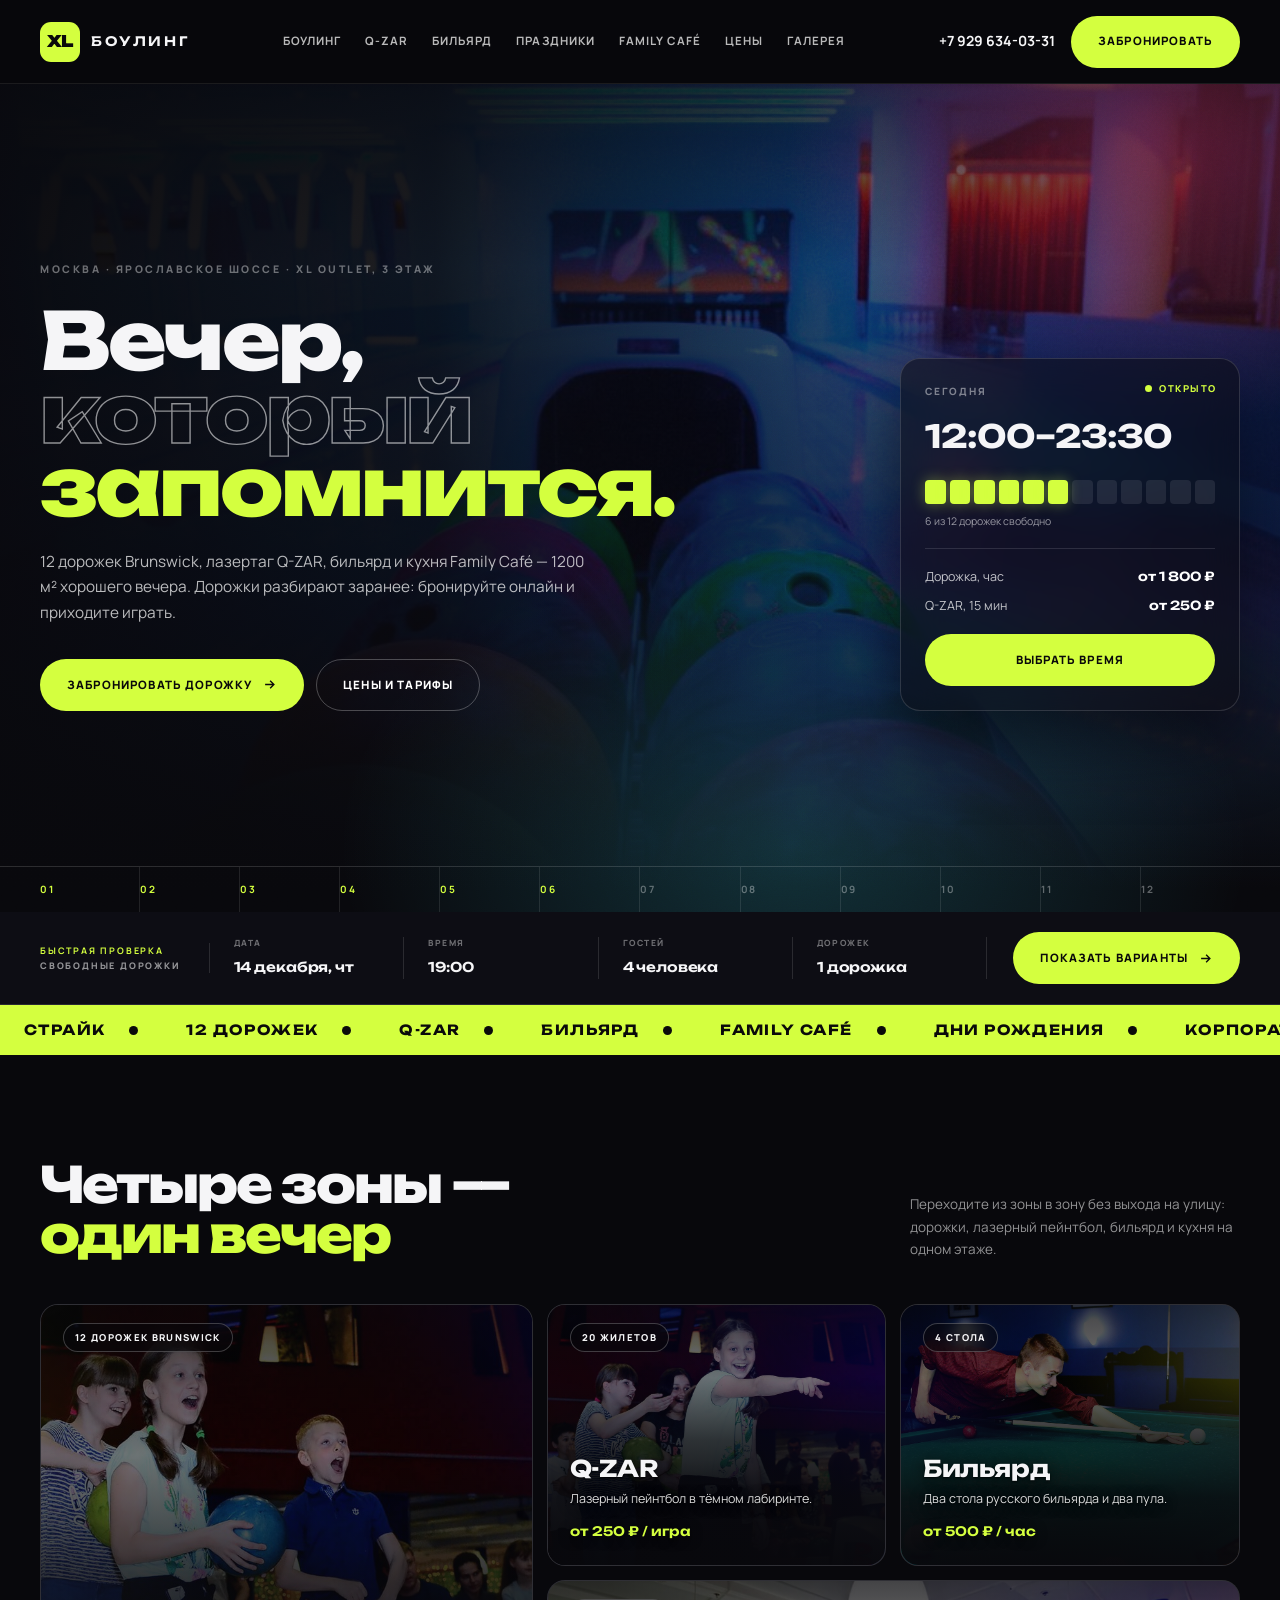
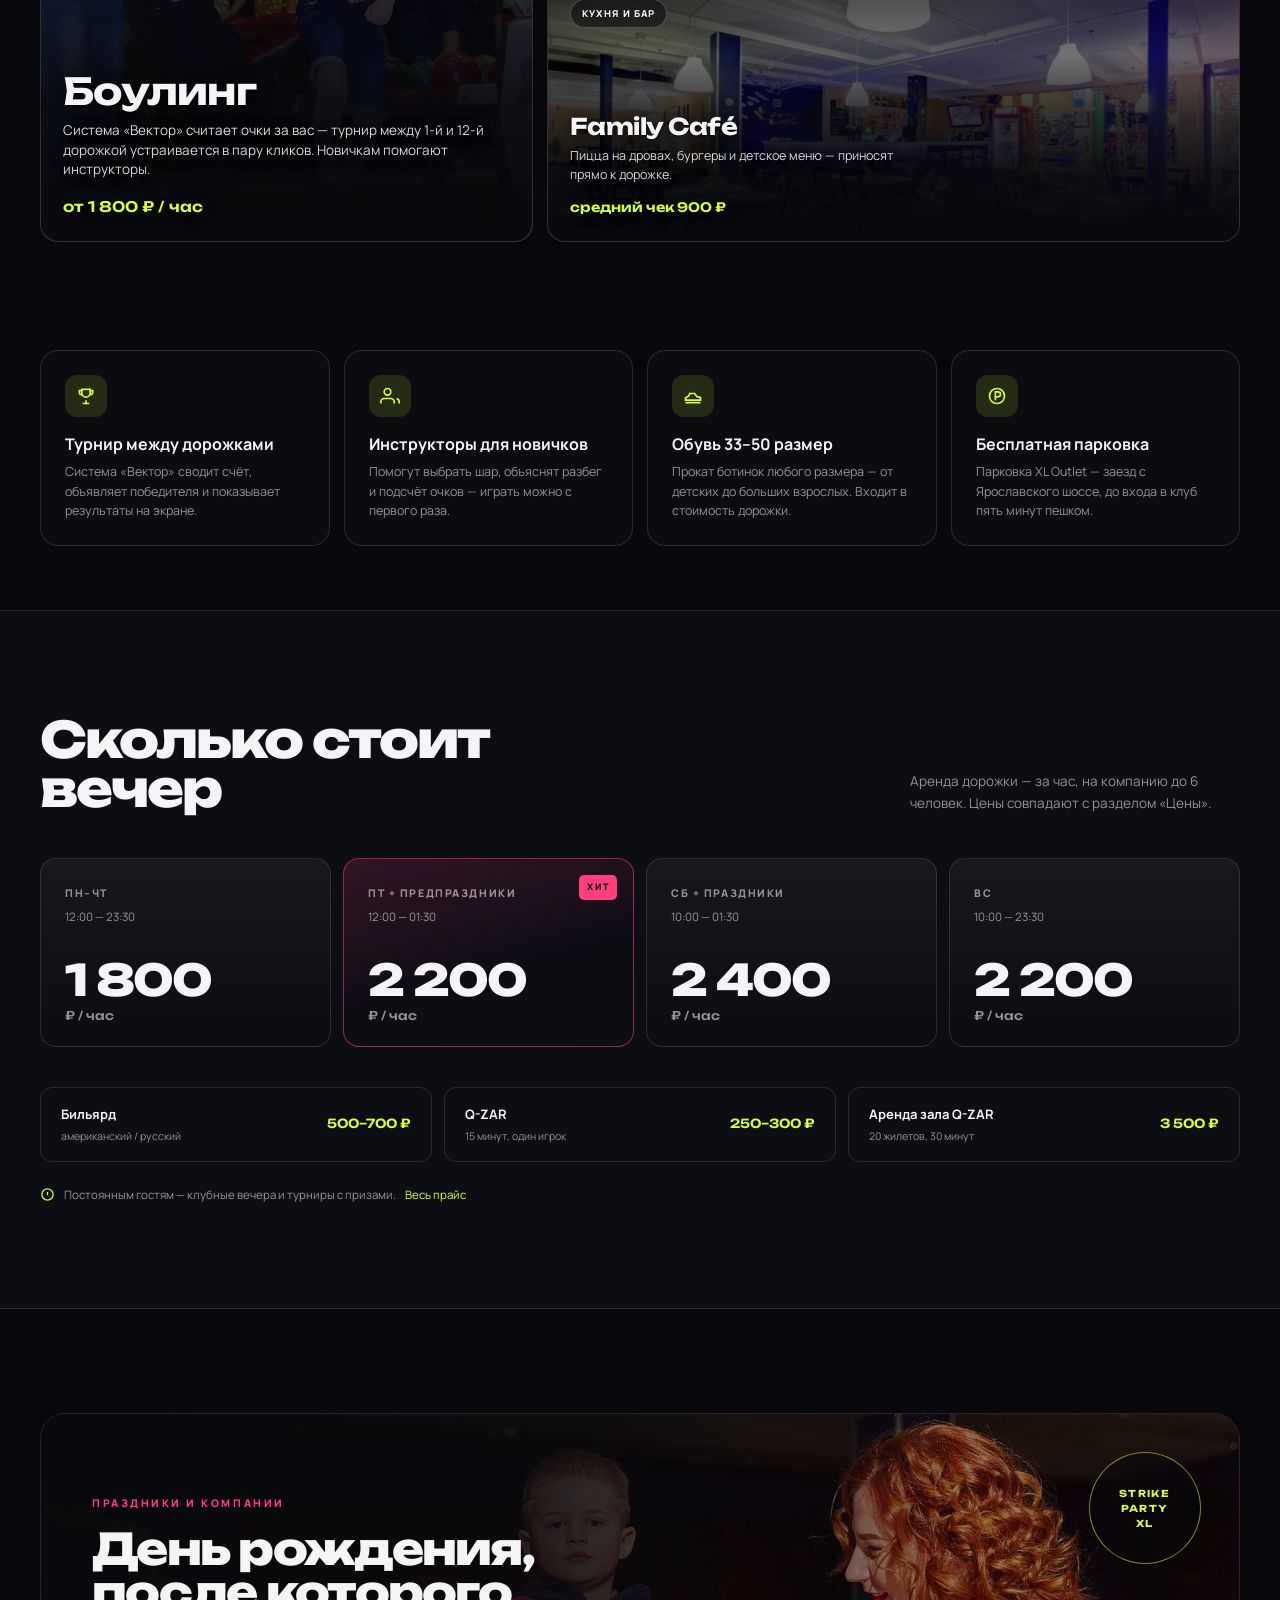
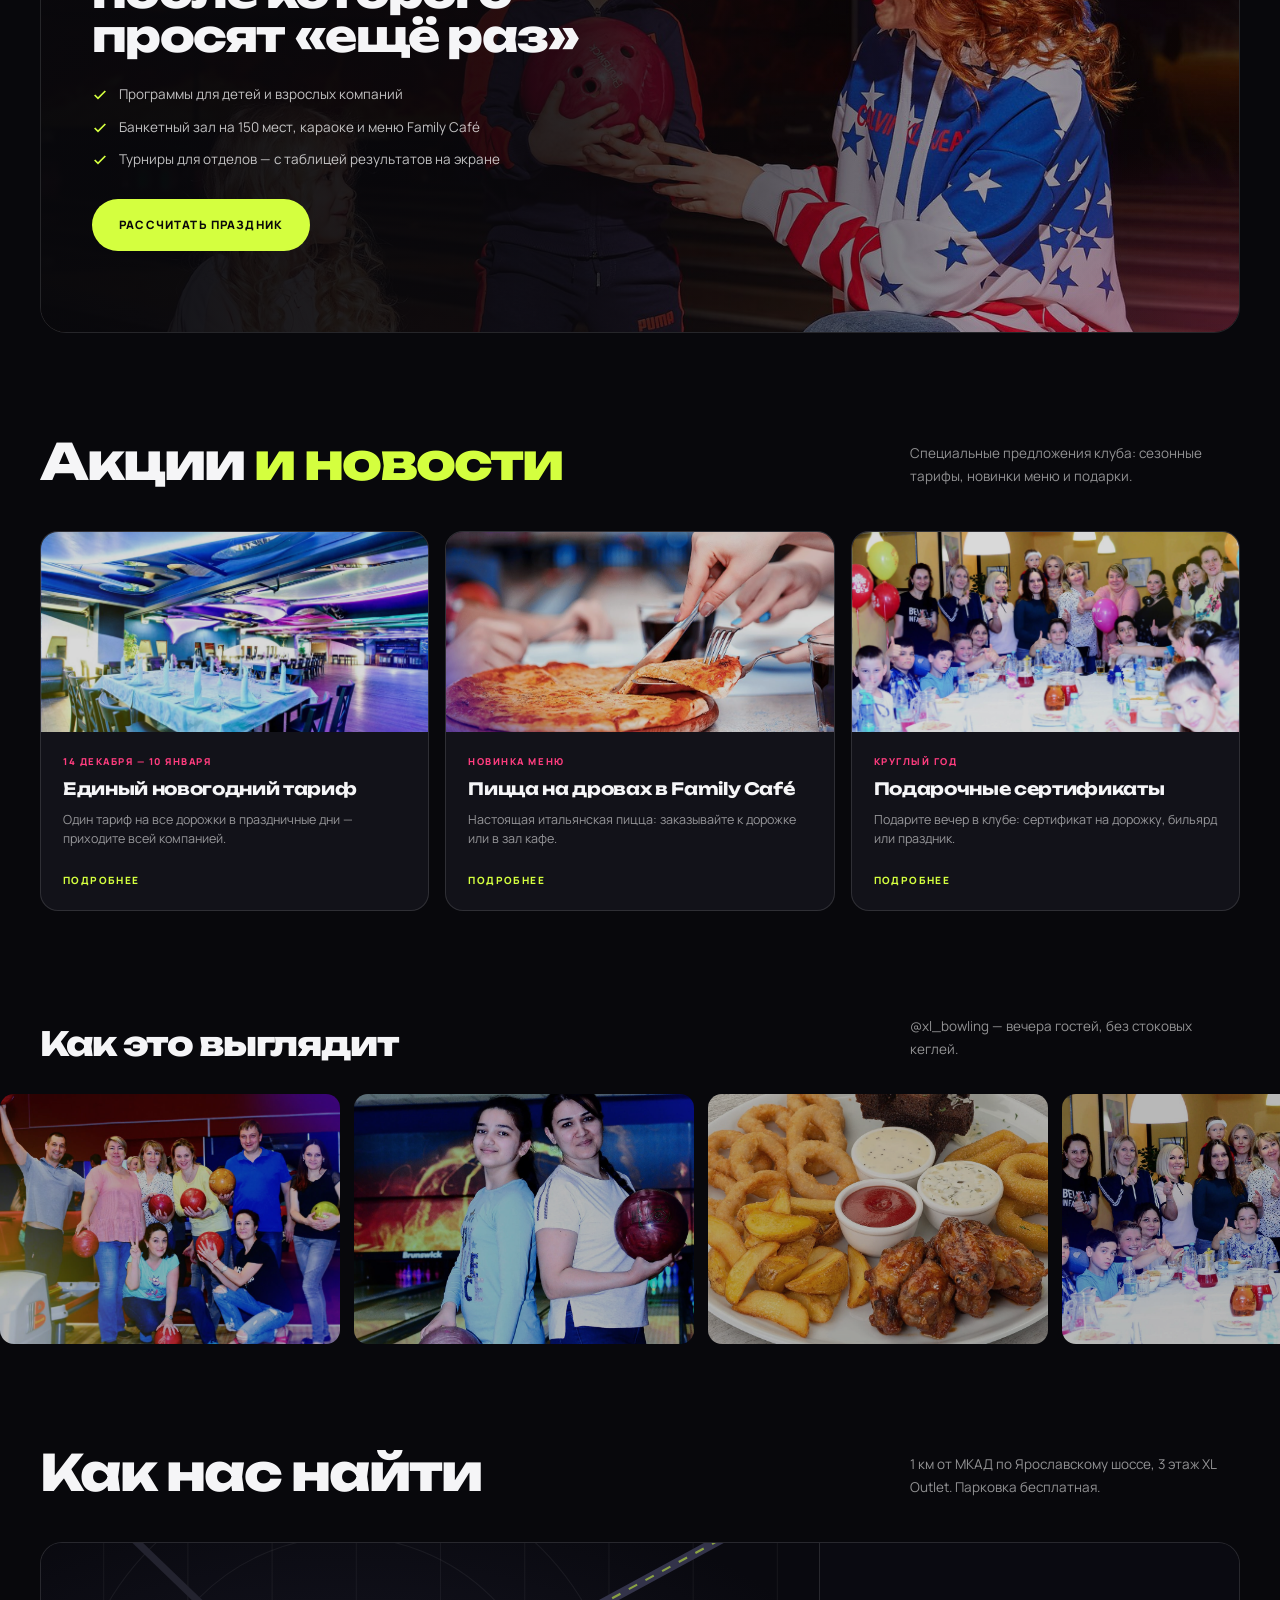
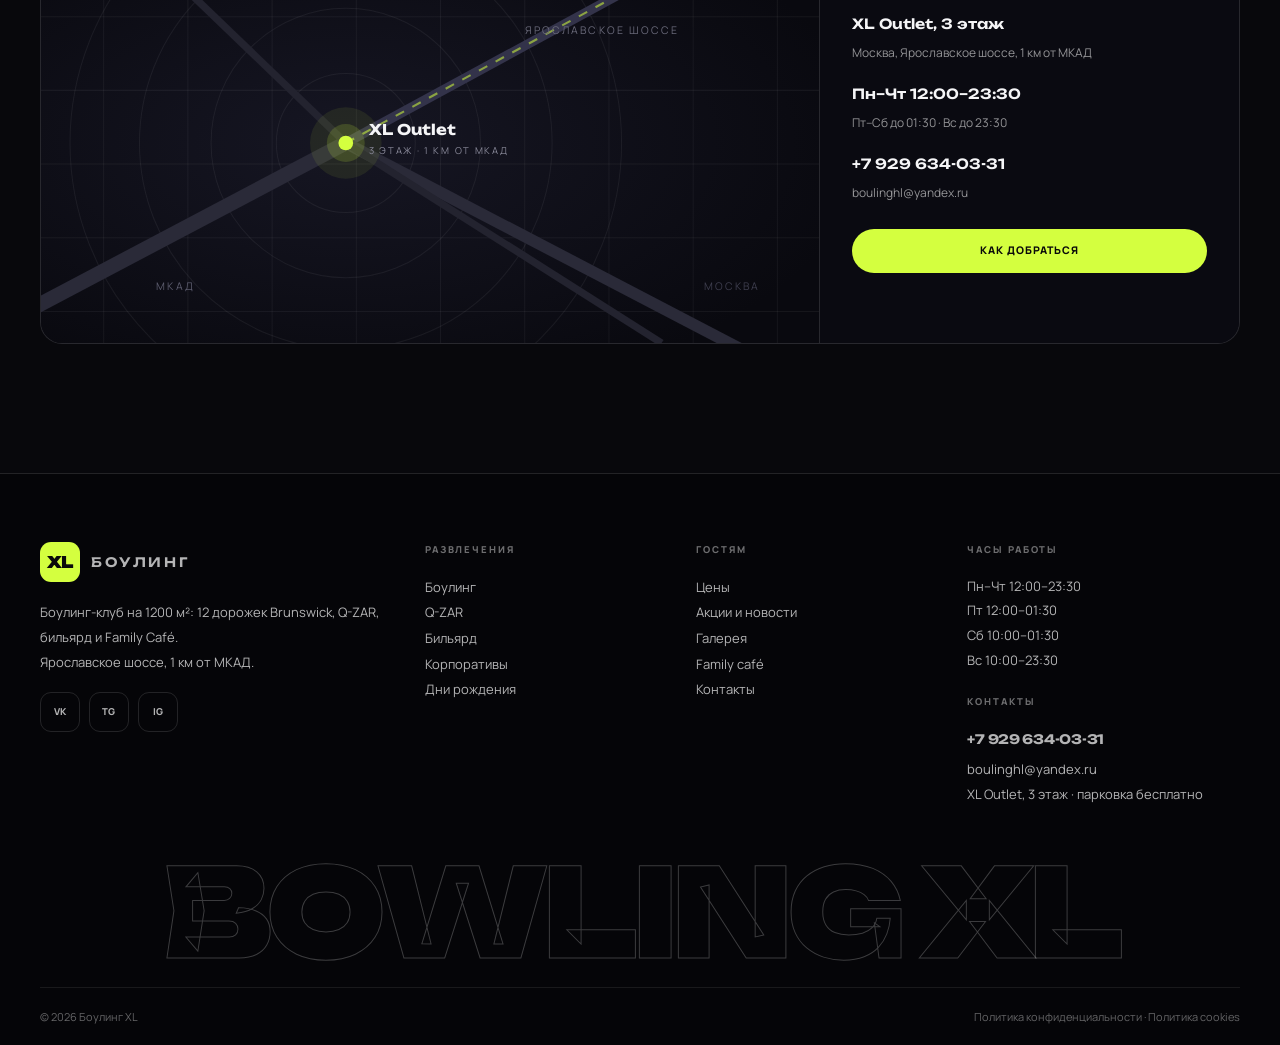
<file: index.html>
﻿<!DOCTYPE html>
<html lang="ru">
<head>
<meta charset="utf-8">
<meta name="viewport" content="width=device-width, initial-scale=1">
<title>Боулинг XL — клуб на Ярославском шоссе</title>
<meta name="description" content="Боулинг XL — 12 дорожек Brunswick, лазертаг Q-ZAR, бильярд и Family Café на 1200 м². Бронирование дорожек онлайн.">
<link rel="stylesheet" href="assets/fonts/fonts.css">
<link rel="stylesheet" href="assets/css/site.css">
</head>
<body>
<header class="header">
  <div class="wrap">
    <a class="logo" href="index.html" aria-label="Боулинг XL — на главную">
      <span class="logo__mark">XL</span>
      <span class="logo__word">Боулинг</span>
    </a>

    <nav class="nav" aria-label="Главное меню">
      <a href="entertainment/bowling/index.html" data-nav="bowling">Боулинг</a>
      <a href="entertainment/q-zar/index.html" data-nav="qzar">Q-ZAR</a>
      <a href="entertainment/billiards/index.html" data-nav="billiards">Бильярд</a>
      <a href="entertainment/korporativ/index.html" data-nav="parties">Праздники</a>
      <a href="restaurant/index.html" data-nav="cafe">Family café</a>
      <a href="prices/index.html" data-nav="prices">Цены</a>
      <a href="gallery/index.html" data-nav="gallery">Галерея</a>
    </nav>

    <div class="header__right">
      <a class="header__phone" href="tel:+79296340331">+7 929 634-03-31</a>
      <button class="btn btn--primary" data-open="book">Забронировать</button>
      <button class="burger" aria-label="Открыть меню" aria-expanded="false" aria-controls="mnav">
        <span></span><span></span><span></span>
      </button>
    </div>
  </div>
</header>

<div class="mobile-nav" id="mnav">
  <a href="entertainment/bowling/index.html">Боулинг</a>
  <a href="entertainment/q-zar/index.html">Q-ZAR</a>
  <a href="entertainment/billiards/index.html">Бильярд</a>
  <a href="entertainment/korporativ/index.html">Праздники и корпоративы</a>
  <a href="entertainment/birthday/index.html">День рождения</a>
  <a href="entertainment/children/index.html">Детям</a>
  <a href="restaurant/index.html">Family café</a>
  <a href="prices/index.html">Цены</a>
  <a href="gallery/index.html">Галерея</a>
  <a href="news-list/index.html">Акции и новости</a>
  <a href="contacts/index.html">Контакты</a>
  <a class="m-phone" href="tel:+79296340331">+7 929 634-03-31</a>
  <button class="btn btn--primary btn--block" data-open="book">Забронировать дорожку</button>
</div>


<main>
  <section class="hero">
    <div class="hero__bg"></div>
    <div class="hero__veil"></div>
    <div class="hero__accent"></div>
    <div class="hero__grain"></div>

    <div class="wrap">
      <div>
        <div class="eyebrow" data-cms="index.html:eyebrow:0">Москва · Ярославское шоссе · XL Outlet, 3 этаж</div>
        <h1 class="dsp" data-cms="index.html:h1:0">Вечер,<br><span class="out">который</span><br><span style="color:var(--lime)">запомнится.</span></h1>
        <p class="lead" data-cms="index.html:p:0">12 дорожек Brunswick, лазертаг Q-ZAR, бильярд и кухня Family Café — 1200 м² хорошего вечера.
        Дорожки разбирают заранее: бронируйте онлайн и приходите играть.</p>
        <div class="hero__cta">
          <button class="btn btn--primary" data-open="book">Забронировать дорожку
            <svg viewBox="0 0 24 24" fill="none" stroke="currentColor" stroke-width="2.2"><path d="M5 12h14M13 6l6 6-6 6"/></svg>
          </button>
          <a class="btn btn--ghost" href="prices/index.html">Цены и тарифы</a>
        </div>
      </div>

      <aside class="today">
        <div class="today__pulse"><i></i>Открыто</div>
        <h4>Сегодня</h4>
        <div class="today__big" data-cms="index.html:todaybig:0">12:00–23:30</div>
        <div class="today__lanes"><i class="on"></i><i class="on"></i><i class="on"></i><i class="on"></i><i class="on"></i><i class="on"></i><i></i><i></i><i></i><i></i><i></i><i></i></div>
        <div class="today__cap" data-cms="index.html:todaycap:0">6 из 12 дорожек свободно</div>
        <hr>
        <div class="today__row"><span>Дорожка, час</span><b>от 1 800 ₽</b></div>
        <div class="today__row" style="margin-top:9px"><span>Q-ZAR, 15 мин</span><b>от 250 ₽</b></div>
        <button class="btn btn--primary btn--block" data-open="book">Выбрать время</button>
      </aside>
    </div>

    <div class="lane-strip"><div>
      <span class="lit">01</span><span class="lit">02</span><span class="lit">03</span><span class="lit">04</span><span class="lit">05</span><span class="lit">06</span>
      <span>07</span><span>08</span><span>09</span><span>10</span><span>11</span><span>12</span>
    </div></div>
  </section>

  <div class="bookbar">
    <div class="wrap">
      <div class="bookbar__title"><b>Быстрая проверка</b>Свободные дорожки</div>
      <div class="bookbar__f"><span>Дата</span><b>14 декабря, чт</b></div>
      <div class="bookbar__f"><span>Время</span><b>19:00</b></div>
      <div class="bookbar__f"><span>Гостей</span><b>4 человека</b></div>
      <div class="bookbar__f"><span>Дорожек</span><b>1 дорожка</b></div>
      <button class="btn btn--primary" data-open="book">Показать варианты
        <svg viewBox="0 0 24 24" fill="none" stroke="currentColor" stroke-width="2.2"><path d="M5 12h14M13 6l6 6-6 6"/></svg>
      </button>
    </div>
  </div>

  <div class="ticker"><div class="ticker__track">
    <span>Страйк</span><span>12 дорожек</span><span>Q-ZAR</span><span>Бильярд</span><span>Family Café</span><span>Дни рождения</span><span>Корпоративы</span>
    <span>Страйк</span><span>12 дорожек</span><span>Q-ZAR</span><span>Бильярд</span><span>Family Café</span><span>Дни рождения</span><span>Корпоративы</span>
  </div></div>

  <section class="section" id="zones" style="padding-bottom:44px">
    <div class="wrap">
      <div class="shead">
        <h2 data-cms="index.html:h2:0">Четыре зоны —<br><em>один вечер</em></h2>
        <p data-cms="index.html:p:1">Переходите из зоны в зону без выхода на улицу: дорожки, лазерный пейнтбол, бильярд и кухня на одном этаже.</p>
      </div>
      <div class="bento">
        <a class="z z--big" href="entertainment/bowling/index.html">
          <div class="z__ph" style="background-image:url(assets/img/zone-bowling.jpg)"></div>
          <span class="z__tag">12 дорожек Brunswick</span>
          <div class="z__in"><h3 data-cms="index.html:h3:0">Боулинг</h3><p data-cms="index.html:p:2">Система «Вектор» считает очки за вас — турнир между 1-й и 12-й дорожкой устраивается в пару кликов. Новичкам помогают инструкторы.</p><div class="z__price" data-cms="index.html:zprice:0">от 1 800 ₽ / час</div></div>
        </a>
        <a class="z" href="entertainment/q-zar/index.html">
          <div class="z__ph" style="background-image:url(assets/img/zone-qzar.jpg)"></div>
          <span class="z__tag">20 жилетов</span>
          <div class="z__in"><h3 data-cms="index.html:h3:1">Q-ZAR</h3><p data-cms="index.html:p:3">Лазерный пейнтбол в тёмном лабиринте.</p><div class="z__price" data-cms="index.html:zprice:1">от 250 ₽ / игра</div></div>
        </a>
        <a class="z" href="entertainment/billiards/index.html">
          <div class="z__ph" style="background-image:url(assets/img/zone-billiard.jpg)"></div>
          <span class="z__tag">4 стола</span>
          <div class="z__in"><h3 data-cms="index.html:h3:2">Бильярд</h3><p data-cms="index.html:p:4">Два стола русского бильярда и два пула.</p><div class="z__price" data-cms="index.html:zprice:2">от 500 ₽ / час</div></div>
        </a>
        <a class="z z--wide" href="restaurant/index.html">
          <div class="z__ph" style="background-image:url(assets/img/zone-cafe.jpg)"></div>
          <span class="z__tag">Кухня и бар</span>
          <div class="z__in"><h3 data-cms="index.html:h3:3">Family Café</h3><p data-cms="index.html:p:5">Пицца на дровах, бургеры и детское меню — приносят прямо к дорожке.</p><div class="z__price" data-cms="index.html:zprice:3">средний чек 900 ₽</div></div>
        </a>
      </div>
    </div>
  </section>

  <section class="section section--tight">
    <div class="wrap">
      <div class="fgrid">
        <div class="fcard">
          <div class="fcard__ico"><svg width="20" height="20" viewBox="0 0 24 24" fill="none" stroke="currentColor" stroke-width="2"><path d="M8 21h8M12 17v4"/><path d="M7 4h10v4.5a5 5 0 0 1-10 0V4Z"/><path d="M7 5.5H4v2a3 3 0 0 0 3 3M17 5.5h3v2a3 3 0 0 1-3 3"/></svg></div>
          <h3 data-cms="index.html:h3:4">Турнир между дорожками</h3>
          <p data-cms="index.html:p:6">Система «Вектор» сводит счёт, объявляет победителя и показывает результаты на экране.</p>
        </div>
        <div class="fcard">
          <div class="fcard__ico"><svg width="20" height="20" viewBox="0 0 24 24" fill="none" stroke="currentColor" stroke-width="2"><path d="M17 21v-2a4 4 0 0 0-4-4H5a4 4 0 0 0-4 4v2"/><circle cx="9" cy="7" r="4"/><path d="M23 21v-2a4 4 0 0 0-3-3.9"/></svg></div>
          <h3 data-cms="index.html:h3:5">Инструкторы для новичков</h3>
          <p data-cms="index.html:p:7">Помогут выбрать шар, объяснят разбег и подсчёт очков — играть можно с первого раза.</p>
        </div>
        <div class="fcard">
          <div class="fcard__ico"><svg width="20" height="20" viewBox="0 0 24 24" fill="none" stroke="currentColor" stroke-width="2"><path d="M3 17h18v-3.2l-4.2-1-2.8-3.8H8l-1 3-4 2V17Z"/><path d="M3 20h18"/></svg></div>
          <h3 data-cms="index.html:h3:6">Обувь 33–50 размер</h3>
          <p data-cms="index.html:p:8">Прокат ботинок любого размера — от детских до больших взрослых. Входит в стоимость дорожки.</p>
        </div>
        <div class="fcard">
          <div class="fcard__ico"><svg width="20" height="20" viewBox="0 0 24 24" fill="none" stroke="currentColor" stroke-width="2"><circle cx="12" cy="12" r="9"/><path d="M10 17V7h3.2a3 3 0 0 1 0 6H10"/></svg></div>
          <h3 data-cms="index.html:h3:7">Бесплатная парковка</h3>
          <p data-cms="index.html:p:9">Парковка XL Outlet — заезд с Ярославского шоссе, до входа в клуб пять минут пешком.</p>
        </div>
      </div>
    </div>
  </section>

  <section class="section section--price" id="prices">
    <div class="wrap">
      <div class="shead">
        <h2 data-cms="index.html:h2:1">Сколько стоит<br>вечер</h2>
        <p data-cms="index.html:p:10">Аренда дорожки — за час, на компанию до 6 человек. Цены совпадают с разделом «Цены».</p>
      </div>
      <div class="pcards">
        <div class="pcard">
          <div class="pcard__day" data-cms="index.html:pcardday:0">Пн–Чт</div><div class="pcard__time" data-cms="index.html:pcardtime:0">12:00 — 23:30</div>
          <div class="pcard__val" data-cms="index.html:pcardval:0">1 800 <small>₽ / час</small></div>
        </div>
        <div class="pcard pcard--hot">
          <div class="pcard__hot">Хит</div>
          <div class="pcard__day" data-cms="index.html:pcardday:1">Пт + предпраздники</div><div class="pcard__time" data-cms="index.html:pcardtime:1">12:00 — 01:30</div>
          <div class="pcard__val" data-cms="index.html:pcardval:1">2 200 <small>₽ / час</small></div>
        </div>
        <div class="pcard">
          <div class="pcard__day" data-cms="index.html:pcardday:2">Сб + праздники</div><div class="pcard__time" data-cms="index.html:pcardtime:2">10:00 — 01:30</div>
          <div class="pcard__val" data-cms="index.html:pcardval:2">2 400 <small>₽ / час</small></div>
        </div>
        <div class="pcard">
          <div class="pcard__day" data-cms="index.html:pcardday:3">Вс</div><div class="pcard__time" data-cms="index.html:pcardtime:3">10:00 — 23:30</div>
          <div class="pcard__val" data-cms="index.html:pcardval:3">2 200 <small>₽ / час</small></div>
        </div>
      </div>
      <div class="extras">
        <div class="extra"><div><b>Бильярд</b><em>американский / русский</em></div><span>500–700 ₽</span></div>
        <div class="extra"><div><b>Q-ZAR</b><em>15 минут, один игрок</em></div><span>250–300 ₽</span></div>
        <div class="extra"><div><b>Аренда зала Q-ZAR</b><em>20 жилетов, 30 минут</em></div><span>3 500 ₽</span></div>
      </div>
      <div class="note">
        <svg width="15" height="15" viewBox="0 0 24 24" fill="none" stroke="#D4FF3F" stroke-width="2"><circle cx="12" cy="12" r="9"/><path d="M12 8v5M12 16h.01"/></svg>
        Постоянным гостям — клубные вечера и турниры с призами. <a href="prices/index.html" style="color:var(--lime)">Весь прайс</a>
      </div>
    </div>
  </section>

  <section class="section">
    <div class="wrap">
      <div class="banner">
        <div class="banner__ph" style="background-image:url(assets/img/party-family.jpg)"></div>
        <div class="stamp">Strike<br>party<br>XL</div>
        <div class="banner__in">
          <div class="eyebrow" style="color:var(--pink)" data-cms="index.html:eyebrow:1">Праздники и компании</div>
          <h2 data-cms="index.html:h2:2">День рождения,<br>после которого<br>просят «ещё раз»</h2>
          <ul>
            <li><svg width="16" height="16" viewBox="0 0 24 24" fill="none" stroke="#D4FF3F" stroke-width="2.6"><path d="M4 12l5 5L20 6"/></svg>Программы для детей и взрослых компаний</li>
            <li><svg width="16" height="16" viewBox="0 0 24 24" fill="none" stroke="#D4FF3F" stroke-width="2.6"><path d="M4 12l5 5L20 6"/></svg>Банкетный зал на 150 мест, караоке и меню Family Café</li>
            <li><svg width="16" height="16" viewBox="0 0 24 24" fill="none" stroke="#D4FF3F" stroke-width="2.6"><path d="M4 12l5 5L20 6"/></svg>Турниры для отделов — с таблицей результатов на экране</li>
          </ul>
          <a class="btn btn--primary" href="entertainment/korporativ/index.html">Рассчитать праздник</a>
        </div>
      </div>
    </div>
  </section>

  <section class="section" style="padding-top:0">
    <div class="wrap">
      <div class="shead">
        <h2 data-cms="index.html:h2:3">Акции <em>и новости</em></h2>
        <p data-cms="index.html:p:11">Специальные предложения клуба: сезонные тарифы, новинки меню и подарки.</p>
      </div>
      <div class="news">
        <a class="newscard" href="news-list/index.html">
          <div class="newscard__ph" style="background-image:url(assets/img/hall-neon.jpg)"></div>
          <div class="newscard__body">
            <time data-cms="index.html:time:0">14 декабря — 10 января</time>
            <h3 data-cms="index.html:h3:8">Единый новогодний тариф</h3>
            <p data-cms="index.html:p:12">Один тариф на все дорожки в праздничные дни — приходите всей компанией.</p>
            <span class="more" data-cms="index.html:more:0">Подробнее</span>
          </div>
        </a>
        <a class="newscard" href="news-list/index.html">
          <div class="newscard__ph" style="background-image:url(assets/img/food-pizza.jpg)"></div>
          <div class="newscard__body">
            <time data-cms="index.html:time:1">Новинка меню</time>
            <h3 data-cms="index.html:h3:9">Пицца на дровах в Family Café</h3>
            <p data-cms="index.html:p:13">Настоящая итальянская пицца: заказывайте к дорожке или в зал кафе.</p>
            <span class="more" data-cms="index.html:more:1">Подробнее</span>
          </div>
        </a>
        <a class="newscard" href="news-list/index.html">
          <div class="newscard__ph" style="background-image:url(assets/img/banquet.jpg)"></div>
          <div class="newscard__body">
            <time data-cms="index.html:time:2">Круглый год</time>
            <h3 data-cms="index.html:h3:10">Подарочные сертификаты</h3>
            <p data-cms="index.html:p:14">Подарите вечер в клубе: сертификат на дорожку, бильярд или праздник.</p>
            <span class="more" data-cms="index.html:more:2">Подробнее</span>
          </div>
        </a>
      </div>
    </div>
  </section>

  <section class="section" style="padding-top:0">
    <div class="wrap" style="margin-bottom:34px">
      <div class="shead" style="margin-bottom:0">
        <h2 style="font-size:clamp(26px,2.6vw,38px)" data-cms="index.html:h2:4">Как это выглядит</h2>
        <p data-cms="index.html:p:15">@xl_bowling — вечера гостей, без стоковых кеглей.</p>
      </div>
    </div>
    <div class="marquee-gal">
      <div class="marquee-gal__track">
        <a class="marquee-gal__ph" href="gallery/index.html" style="background-image:url(assets/img/group-team.jpg)"></a>
        <a class="marquee-gal__ph" href="gallery/index.html" style="background-image:url(assets/img/girl-ball.jpg)"></a>
        <a class="marquee-gal__ph" href="gallery/index.html" style="background-image:url(assets/img/food-nuggets.jpg)"></a>
        <a class="marquee-gal__ph" href="gallery/index.html" style="background-image:url(assets/img/banquet.jpg)"></a>
        <a class="marquee-gal__ph" href="gallery/index.html" style="background-image:url(assets/img/billiard-play.jpg)"></a>
        <a class="marquee-gal__ph" href="gallery/index.html" style="background-image:url(assets/img/hall-neon.jpg)"></a>
        <a class="marquee-gal__ph" href="gallery/index.html" style="background-image:url(assets/img/group-team.jpg)"></a>
        <a class="marquee-gal__ph" href="gallery/index.html" style="background-image:url(assets/img/girl-ball.jpg)"></a>
        <a class="marquee-gal__ph" href="gallery/index.html" style="background-image:url(assets/img/food-nuggets.jpg)"></a>
        <a class="marquee-gal__ph" href="gallery/index.html" style="background-image:url(assets/img/banquet.jpg)"></a>
        <a class="marquee-gal__ph" href="gallery/index.html" style="background-image:url(assets/img/billiard-play.jpg)"></a>
        <a class="marquee-gal__ph" href="gallery/index.html" style="background-image:url(assets/img/hall-neon.jpg)"></a>
      </div>
    </div>
  </section>

  <section class="section" style="padding-top:0">
    <div class="wrap">
      <div class="shead">
        <h2 data-cms="index.html:h2:5">Как нас найти</h2>
        <p data-cms="index.html:p:16">1 км от МКАД по Ярославскому шоссе, 3 этаж XL Outlet. Парковка бесплатная.</p>
      </div>
      <div class="map">
  <div class="map__canvas">
    <svg class="map__svg" viewBox="0 0 760 380" preserveAspectRatio="xMidYMid slice" aria-hidden="true">
      <defs>
        <radialGradient id="mg" cx="40%" cy="50%" r="65%">
          <stop offset="0%" stop-color="#161623"/>
          <stop offset="100%" stop-color="#09090F"/>
        </radialGradient>
      </defs>
      <rect width="760" height="380" fill="url(#mg)"/>
      <g stroke="#ffffff" stroke-opacity=".05">
        <path d="M0 70H760M0 140H760M0 210H760M0 280H760M0 350H760"/>
        <path d="M70 0V380M150 0V380M230 0V380M310 0V380M390 0V380M470 0V380M550 0V380M630 0V380M710 0V380"/>
      </g>
      <g fill="none" stroke="#ffffff" stroke-opacity=".06">
        <circle cx="300" cy="190" r="66"/>
        <circle cx="300" cy="190" r="128"/>
        <circle cx="300" cy="190" r="196"/>
        <circle cx="300" cy="190" r="262"/>
      </g>
      <path d="M300 190 760 -60" stroke="#33334A" stroke-width="9"/>
      <path d="M300 190 -60 380" stroke="#2A2A38" stroke-width="14"/>
      <path d="M300 190 760 430" stroke="#2A2A38" stroke-width="11"/>
      <path d="M300 190 40 -60" stroke="#23232F" stroke-width="7"/>
      <path d="M300 190 600 380" stroke="#23232F" stroke-width="7"/>
      <path d="M300 190 760 -60" stroke="#D4FF3F" stroke-opacity=".55" stroke-width="2" stroke-dasharray="9 9"/>
      <circle cx="300" cy="190" r="34" fill="#D4FF3F" fill-opacity=".08"/>
      <circle cx="300" cy="190" r="18" fill="#D4FF3F" fill-opacity=".16"/>
      <circle cx="300" cy="190" r="7" fill="#D4FF3F"/>
      <text x="322" y="182" fill="#F5F5F7" font-family="Unbounded, sans-serif" font-size="14" font-weight="700">XL Outlet</text>
      <text x="322" y="200" fill="#8A8A9A" font-family="Manrope, sans-serif" font-size="9" letter-spacing="1.6">3 ЭТАЖ · 1 КМ ОТ МКАД</text>
      <text x="120" y="330" fill="#5C5C6E" font-family="Manrope, sans-serif" font-size="10" letter-spacing="2">МКАД</text>
      <text x="470" y="86" fill="#6A6A7A" font-family="Manrope, sans-serif" font-size="10" letter-spacing="2">ЯРОСЛАВСКОЕ ШОССЕ</text>
      <text x="640" y="330" fill="#3E3E4E" font-family="Manrope, sans-serif" font-size="10" letter-spacing="2">МОСКВА</text>
    </svg>
  </div>
  <div class="map__card">
    <div><b>XL Outlet, 3 этаж</b><span>Москва, Ярославское шоссе, 1 км от МКАД</span></div>
    <div><b>Пн–Чт 12:00–23:30</b><span>Пт–Сб до 01:30 · Вс до 23:30</span></div>
    <div><b>+7 929 634-03-31</b><span>boulinghl@yandex.ru</span></div>
    <a class="btn btn--primary btn--sm" href="contacts/index.html">Как добраться</a>
  </div>
</div>

    </div>
  </section>
</main>

﻿<footer class="footer">
  <div class="wrap">
    <div class="footer__grid">
      <div>
        <a class="logo" href="index.html" style="margin-bottom:18px">
          <span class="logo__mark">XL</span>
          <span class="logo__word">Боулинг</span>
        </a>
        <p data-cms="index.html:p:17">Боулинг-клуб на 1200 м²: 12 дорожек Brunswick, Q-ZAR, бильярд и Family Café.<br>Ярославское шоссе, 1 км от МКАД.</p>
        <div class="socials">
          <a href="https://vk.com/xl_bowling" aria-label="ВКонтакте">VK</a>
          <a href="https://t.me/xl_bowling" aria-label="Telegram">TG</a>
          <a href="https://instagram.com/bowlingxl" aria-label="Instagram">IG</a>
        </div>
      </div>

      <div>
        <h5>Развлечения</h5>
        <a href="entertainment/bowling/index.html">Боулинг</a><br>
        <a href="entertainment/q-zar/index.html">Q-ZAR</a><br>
        <a href="entertainment/billiards/index.html">Бильярд</a><br>
        <a href="entertainment/korporativ/index.html">Корпоративы</a><br>
        <a href="entertainment/birthday/index.html">Дни рождения</a>
      </div>

      <div>
        <h5>Гостям</h5>
        <a href="prices/index.html">Цены</a><br>
        <a href="news-list/index.html">Акции и новости</a><br>
        <a href="gallery/index.html">Галерея</a><br>
        <a href="restaurant/index.html">Family café</a><br>
        <a href="contacts/index.html">Контакты</a>
      </div>

      <div>
        <h5>Часы работы</h5>
        <p data-cms="index.html:p:18">Пн–Чт 12:00–23:30<br>Пт 12:00–01:30<br>Сб 10:00–01:30<br>Вс 10:00–23:30</p>
        <h5 style="margin-top:22px">Контакты</h5>
        <a class="footer__tel" href="tel:+79296340331">+7 929 634-03-31</a>
        <p style="margin-top:6px" data-cms="index.html:p:19"><a href="mailto:boulinghl@yandex.ru">boulinghl@yandex.ru</a><br>
        XL Outlet, 3 этаж · парковка бесплатно</p>
      </div>
    </div>

    <div class="footer__word">BOWLING XL</div>

    <div class="footer__bottom">
      <span>© 2026 Боулинг XL</span>
      <span>Политика конфиденциальности · Политика cookies</span>
    </div>
  </div>
</footer>

<dialog class="modal" id="book" aria-labelledby="book-title">
  <div class="modal__in">
    <button class="modal__close" aria-label="Закрыть">×</button>
    <div class="eyebrow" data-cms="index.html:eyebrow:2">Бронирование</div>
    <h3 id="book-title" data-cms="index.html:h3:11">Забронировать дорожку</h3>
    <p data-cms="index.html:p:20">Оставьте заявку — перезвоним в течение 15 минут, подтвердим время и расскажем про свободные дорожки.</p>
    <form data-demo>
      <div class="field"><label for="b-name">Имя</label><input id="b-name" name="name" placeholder="Как к вам обращаться" required></div>
      <div class="field"><label for="b-phone">Телефон</label><input id="b-phone" name="phone" type="tel" placeholder="+7 (___) ___-__-__" required></div>
      <div class="field"><label for="b-date">Дата</label><input id="b-date" name="date" type="date"></div>
      <div class="field"><label for="b-time">Время</label><input id="b-time" name="time" type="time" value="19:00"></div>
      <div class="field"><label for="b-guests">Гостей</label>
        <select id="b-guests" name="guests">
          <option>2–4 человека</option><option selected>5–6 человек</option><option>7–12 человек</option><option>Больше 12</option>
        </select>
      </div>
      <div class="field"><label for="b-lanes">Дорожек</label>
        <select id="b-lanes" name="lanes"><option selected>1</option><option>2</option><option>3</option><option>4 и больше</option></select>
      </div>
      <button class="btn btn--primary btn--block" type="submit">Отправить заявку</button>
      <small style="color:var(--muted2);font-size:10.5px;line-height:1.5">Нажимая кнопку, вы соглашаетесь с политикой обработки персональных данных.</small>
    </form>
    <div class="modal__success" hidden>
      <div style="font-size:40px;line-height:1;margin-bottom:10px">🎳</div>
      <h3 data-cms="index.html:h3:12">Заявка отправлена</h3>
      <p data-cms="index.html:p:21">Менеджер перезвонит в течение 15 минут и подтвердит бронь. Если планы изменятся — просто позвоните: +7 929 634-03-31.</p>
      <button class="btn btn--primary btn--block" style="margin-top:22px" onclick="this.closest('dialog').close()">Хорошо</button>
    </div>
  </div>
</dialog>

<dialog class="modal" id="lightbox" aria-label="Просмотр фото">
  <div class="modal__in" style="padding:12px">
    <button class="modal__close" aria-label="Закрыть">×</button>
    <img alt="" src="[data-uri]" style="width:100%;height:auto;border-radius:14px;display:block">
  </div>
</dialog>

<script src="assets/js/site.js" defer></script>
</body>
</html>
</file>
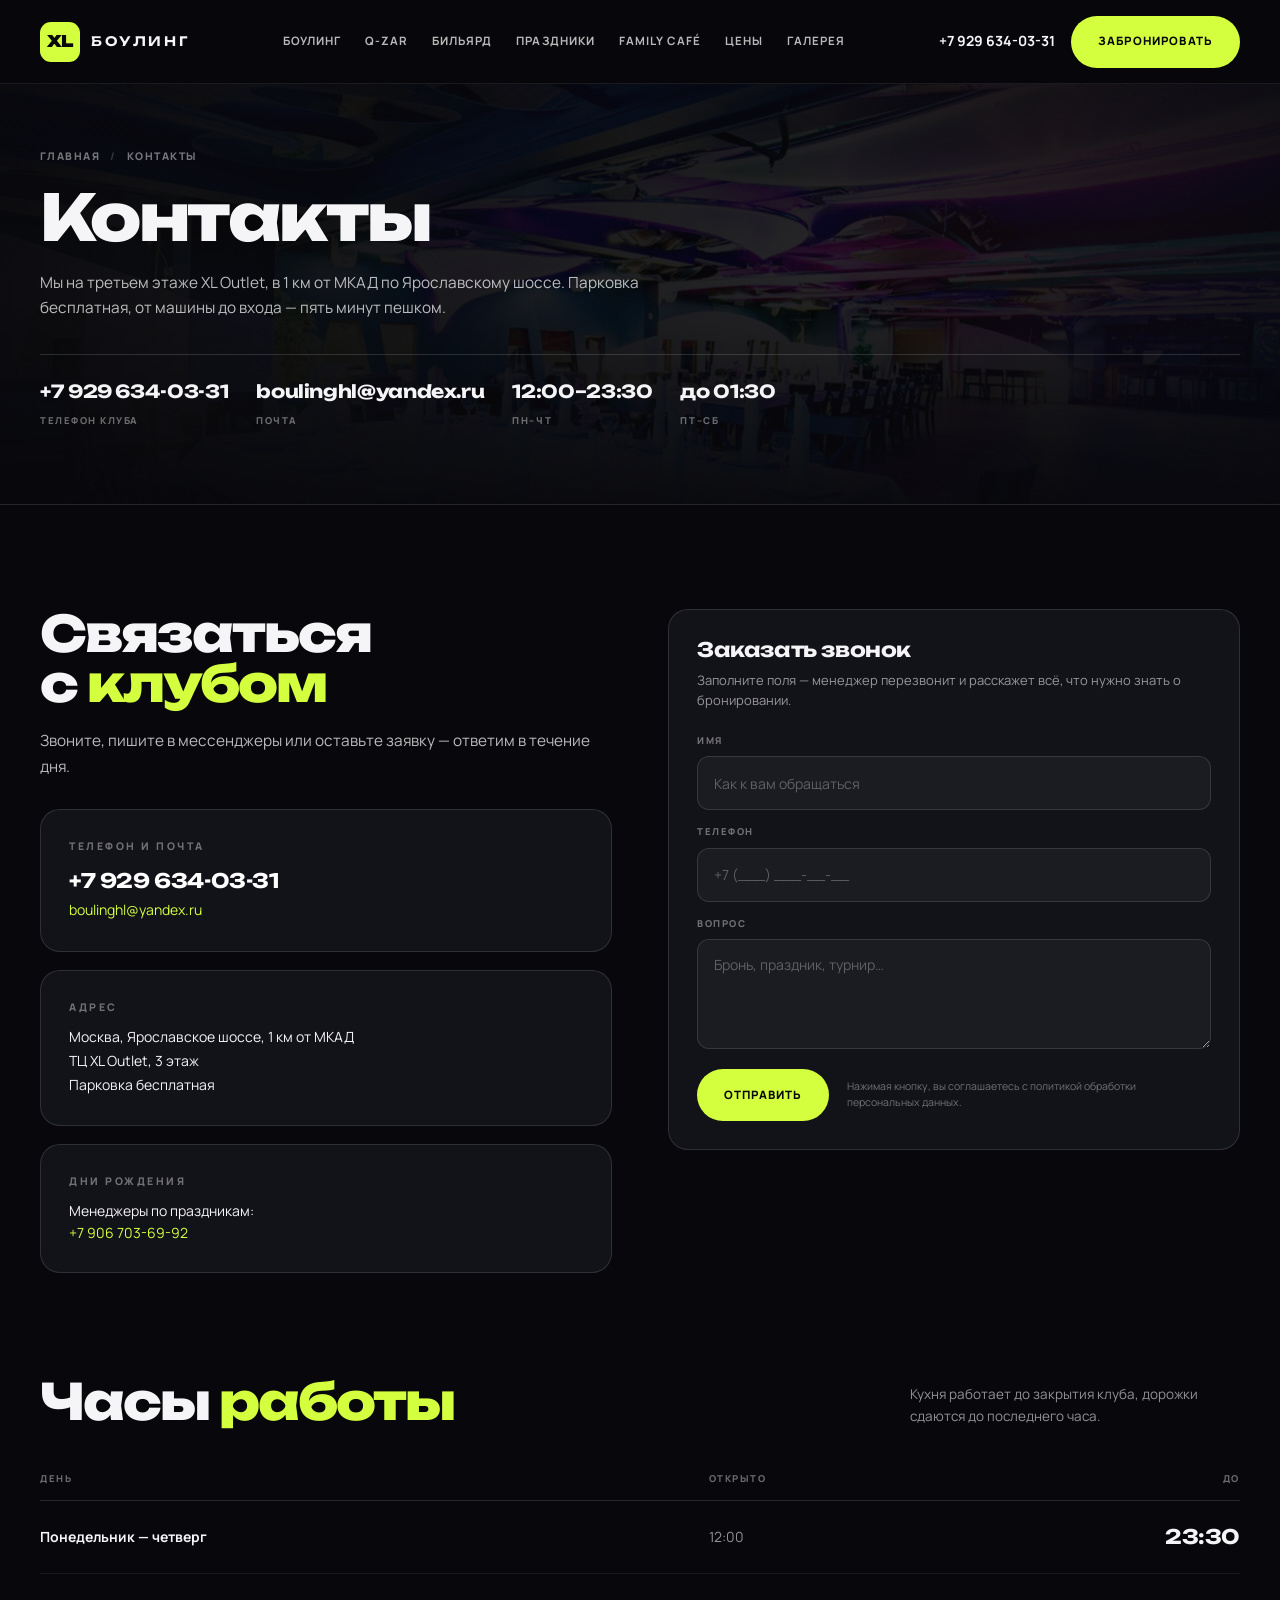
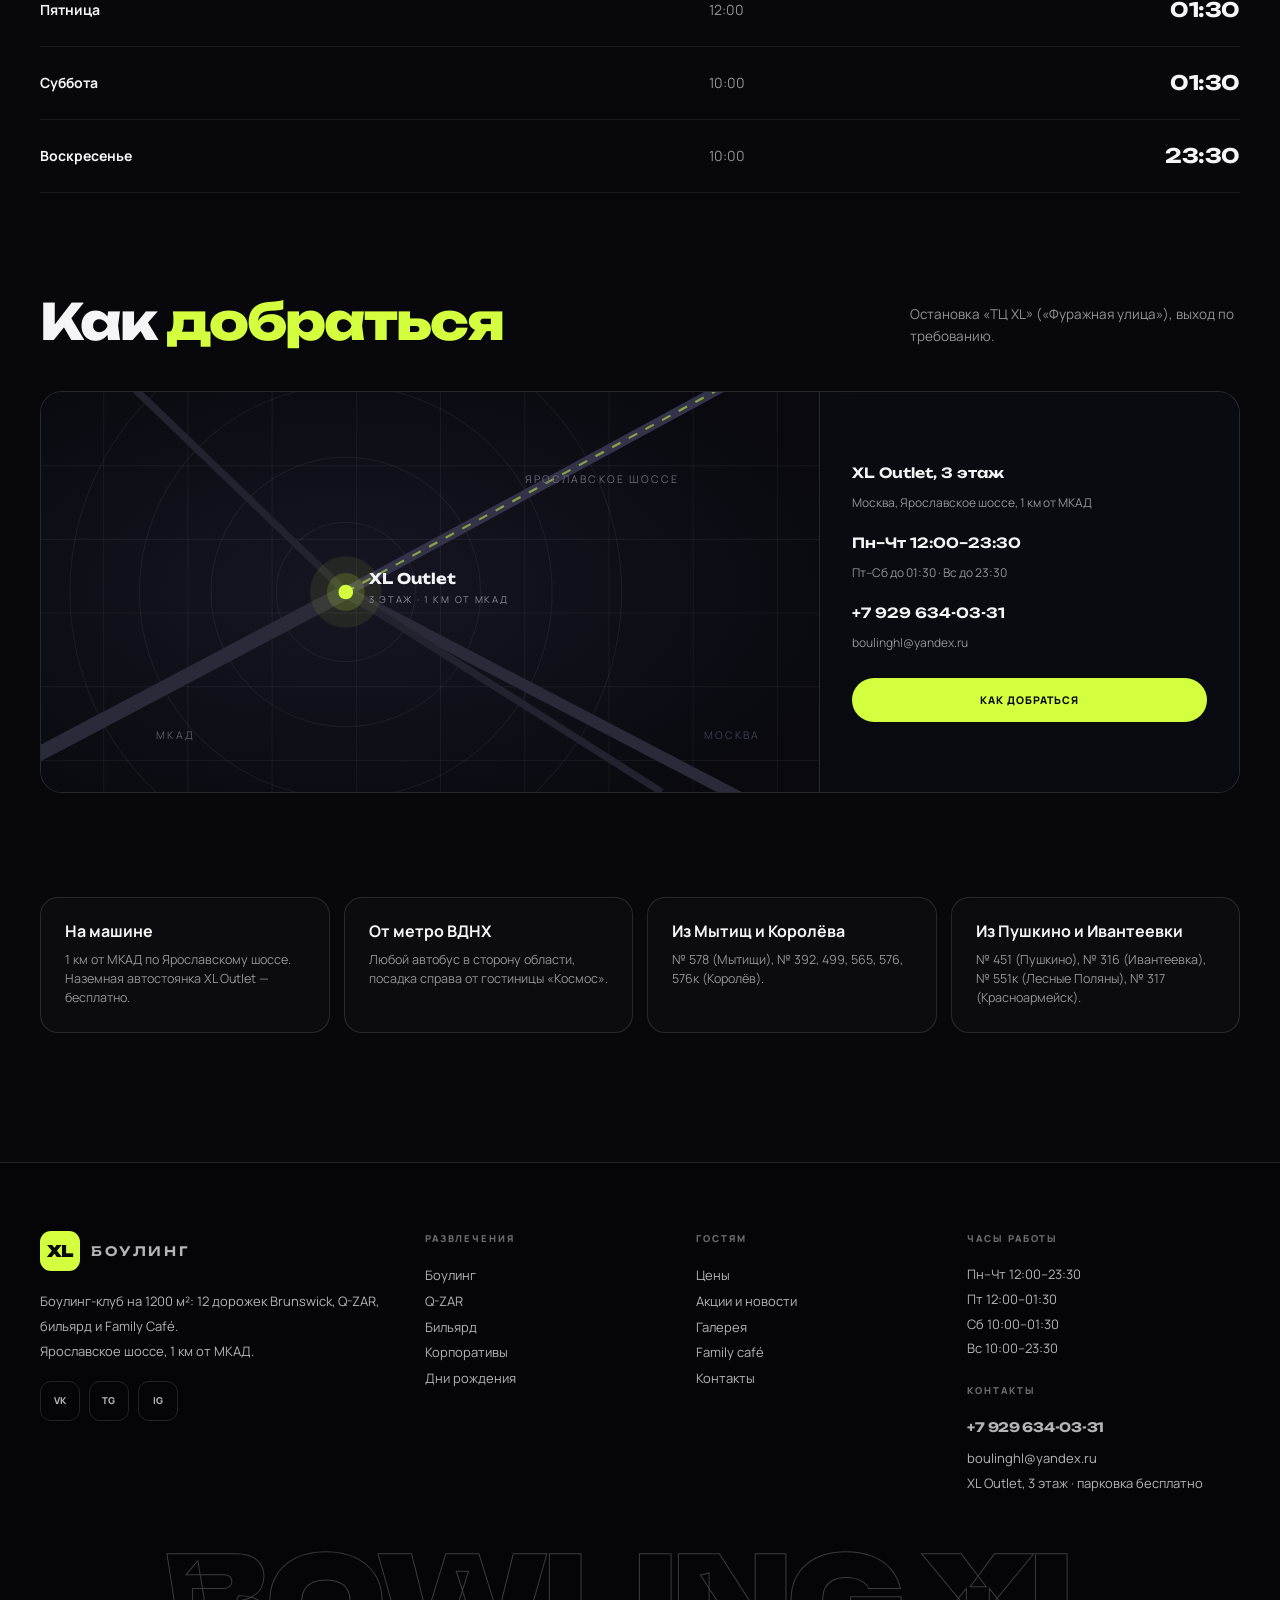
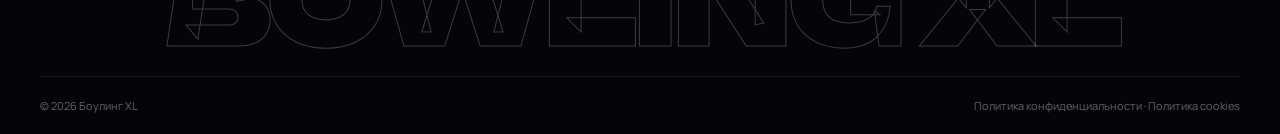
<file: contacts/index.html>
﻿<!DOCTYPE html>
<html lang="ru">
<head>
<meta charset="utf-8">
<meta name="viewport" content="width=device-width, initial-scale=1">
<title>Контакты и как добраться</title>
<meta name="description" content="Боулинг XL — клуб на Ярославском шоссе, 1 км от МКАД. 12 дорожек, Q-ZAR, бильярд, Family Café.">
<link rel="stylesheet" href="../assets/fonts/fonts.css">
<link rel="stylesheet" href="../assets/css/site.css">
</head>
<body>
<header class="header">
  <div class="wrap">
    <a class="logo" href="../index.html" aria-label="Боулинг XL — на главную">
      <span class="logo__mark">XL</span>
      <span class="logo__word">Боулинг</span>
    </a>

    <nav class="nav" aria-label="Главное меню">
      <a href="../entertainment/bowling/index.html" data-nav="bowling">Боулинг</a>
      <a href="../entertainment/q-zar/index.html" data-nav="qzar">Q-ZAR</a>
      <a href="../entertainment/billiards/index.html" data-nav="billiards">Бильярд</a>
      <a href="../entertainment/korporativ/index.html" data-nav="parties">Праздники</a>
      <a href="../restaurant/index.html" data-nav="cafe">Family café</a>
      <a href="../prices/index.html" data-nav="prices">Цены</a>
      <a href="../gallery/index.html" data-nav="gallery">Галерея</a>
    </nav>

    <div class="header__right">
      <a class="header__phone" href="tel:+79296340331">+7 929 634-03-31</a>
      <button class="btn btn--primary" data-open="book">Забронировать</button>
      <button class="burger" aria-label="Открыть меню" aria-expanded="false" aria-controls="mnav">
        <span></span><span></span><span></span>
      </button>
    </div>
  </div>
</header>

<div class="mobile-nav" id="mnav">
  <a href="../entertainment/bowling/index.html">Боулинг</a>
  <a href="../entertainment/q-zar/index.html">Q-ZAR</a>
  <a href="../entertainment/billiards/index.html">Бильярд</a>
  <a href="../entertainment/korporativ/index.html">Праздники и корпоративы</a>
  <a href="../entertainment/birthday/index.html">День рождения</a>
  <a href="../entertainment/children/index.html">Детям</a>
  <a href="../restaurant/index.html">Family café</a>
  <a href="../prices/index.html">Цены</a>
  <a href="../gallery/index.html">Галерея</a>
  <a href="../news-list/index.html">Акции и новости</a>
  <a href="../contacts/index.html">Контакты</a>
  <a class="m-phone" href="tel:+79296340331">+7 929 634-03-31</a>
  <button class="btn btn--primary btn--block" data-open="book">Забронировать дорожку</button>
</div>


<main>
  <section class="page-hero">
    <div class="page-hero__ph" style="background-image:url(../assets/img/hall-neon.jpg)"></div>
    <div class="page-hero__veil"></div>
    <div class="wrap">
      <nav class="breadcrumbs" aria-label="Хлебные крошки">
        <a href="../index.html">Главная</a><span class="sep">/</span><span>Контакты</span>
      </nav>
      <h1 data-cms="contacts/index.html:h1:0">Контакты</h1>
      <p class="lead" data-cms="contacts/index.html:p:0">Мы на третьем этаже XL Outlet, в 1 км от МКАД по Ярославскому шоссе. Парковка бесплатная,
      от машины до входа — пять минут пешком.</p>
      <div class="page-hero__meta">
        <div><b>+7 929 634-03-31</b><span>телефон клуба</span></div>
        <div><b>boulinghl@yandex.ru</b><span>почта</span></div>
        <div><b>12:00–23:30</b><span>пн–чт</span></div>
        <div><b>до 01:30</b><span>пт–сб</span></div>
      </div>
    </div>
  </section>

  <section class="section">
    <div class="wrap" style="display:grid;grid-template-columns:1fr 1fr;gap:56px;align-items:start">
      <div>
        <h2 data-cms="contacts/index.html:h2:0">Связаться<br>с <em>клубом</em></h2>
        <p class="lead" style="margin-top:20px" data-cms="contacts/index.html:p:1">Звоните, пишите в мессенджеры или оставьте заявку — ответим в течение дня.</p>
        <div style="display:grid;gap:18px;margin-top:30px">
          <div class="contact-card">
            <div class="eyebrow" data-cms="contacts/index.html:eyebrow:0">Телефон и почта</div>
            <a class="footer__tel" href="tel:+79296340331" style="margin-top:10px;display:inline-block">+7 929 634-03-31</a><br>
            <a href="mailto:boulinghl@yandex.ru" style="color:var(--lime);font-size:14px">boulinghl@yandex.ru</a>
          </div>
          <div class="contact-card">
            <div class="eyebrow" data-cms="contacts/index.html:eyebrow:1">Адрес</div>
            <p style="margin-top:10px;font-size:14px;line-height:1.7" data-cms="contacts/index.html:p:2">Москва, Ярославское шоссе, 1 км от МКАД<br>
            ТЦ XL Outlet, 3 этаж<br>Парковка бесплатная</p>
          </div>
          <div class="contact-card">
            <div class="eyebrow" data-cms="contacts/index.html:eyebrow:2">Дни рождения</div>
            <p style="margin-top:10px;font-size:14px" data-cms="contacts/index.html:p:3">Менеджеры по праздникам:<br>
            <a href="tel:+79067036992" style="color:var(--lime)">+7 906 703-69-92</a></p>
          </div>
        </div>
      </div>
      <div class="contact-card">
        <h3 data-cms="contacts/index.html:h3:0">Заказать звонок</h3>
        <p style="font-size:13px;color:var(--muted);margin-top:8px" data-cms="contacts/index.html:p:4">Заполните поля — менеджер перезвонит и расскажет всё,
        что нужно знать о бронировании.</p>
        <form class="form" data-demo style="margin-top:22px">
          <div class="field field--full"><label for="c-name">Имя</label><input id="c-name" placeholder="Как к вам обращаться" required></div>
          <div class="field field--full"><label for="c-phone">Телефон</label><input id="c-phone" type="tel" placeholder="+7 (___) ___-__-__" required></div>
          <div class="field field--full"><label for="c-msg">Вопрос</label><textarea id="c-msg" placeholder="Бронь, праздник, турнир…"></textarea></div>
          <div class="form__foot">
            <button class="btn btn--primary" type="submit">Отправить</button>
            <small>Нажимая кнопку, вы соглашаетесь с политикой обработки персональных данных.</small>
          </div>
        </form>
      </div>
    </div>
  </section>

  <section class="section" style="padding-top:0">
    <div class="wrap">
      <div class="shead"><h2 data-cms="contacts/index.html:h2:1">Часы <em>работы</em></h2><p data-cms="contacts/index.html:p:5">Кухня работает до закрытия клуба, дорожки сдаются до последнего часа.</p></div>
      <table class="ttable ttable--stack">
        <thead><tr><th>День</th><th>Открыто</th><th class="num">До</th></tr></thead>
        <tbody>
          <tr><td>Понедельник — четверг</td><td class="muted">12:00</td><td class="num" data-cms="contacts/index.html:tdnum:0">23:30</td></tr>
          <tr><td>Пятница</td><td class="muted">12:00</td><td class="num" data-cms="contacts/index.html:tdnum:1">01:30</td></tr>
          <tr><td>Суббота</td><td class="muted">10:00</td><td class="num" data-cms="contacts/index.html:tdnum:2">01:30</td></tr>
          <tr><td>Воскресенье</td><td class="muted">10:00</td><td class="num" data-cms="contacts/index.html:tdnum:3">23:30</td></tr>
        </tbody>
      </table>
    </div>
  </section>

  <section class="section" style="padding-top:0">
    <div class="wrap">
      <div class="shead"><h2 data-cms="contacts/index.html:h2:2">Как <em>добраться</em></h2><p data-cms="contacts/index.html:p:6">Остановка «ТЦ XL» («Фуражная улица»), выход по требованию.</p></div>
      <div class="map">
  <div class="map__canvas">
    <svg class="map__svg" viewBox="0 0 760 380" preserveAspectRatio="xMidYMid slice" aria-hidden="true">
      <defs>
        <radialGradient id="mg" cx="40%" cy="50%" r="65%">
          <stop offset="0%" stop-color="#161623"/>
          <stop offset="100%" stop-color="#09090F"/>
        </radialGradient>
      </defs>
      <rect width="760" height="380" fill="url(#mg)"/>
      <g stroke="#ffffff" stroke-opacity=".05">
        <path d="M0 70H760M0 140H760M0 210H760M0 280H760M0 350H760"/>
        <path d="M70 0V380M150 0V380M230 0V380M310 0V380M390 0V380M470 0V380M550 0V380M630 0V380M710 0V380"/>
      </g>
      <g fill="none" stroke="#ffffff" stroke-opacity=".06">
        <circle cx="300" cy="190" r="66"/>
        <circle cx="300" cy="190" r="128"/>
        <circle cx="300" cy="190" r="196"/>
        <circle cx="300" cy="190" r="262"/>
      </g>
      <path d="M300 190 760 -60" stroke="#33334A" stroke-width="9"/>
      <path d="M300 190 -60 380" stroke="#2A2A38" stroke-width="14"/>
      <path d="M300 190 760 430" stroke="#2A2A38" stroke-width="11"/>
      <path d="M300 190 40 -60" stroke="#23232F" stroke-width="7"/>
      <path d="M300 190 600 380" stroke="#23232F" stroke-width="7"/>
      <path d="M300 190 760 -60" stroke="#D4FF3F" stroke-opacity=".55" stroke-width="2" stroke-dasharray="9 9"/>
      <circle cx="300" cy="190" r="34" fill="#D4FF3F" fill-opacity=".08"/>
      <circle cx="300" cy="190" r="18" fill="#D4FF3F" fill-opacity=".16"/>
      <circle cx="300" cy="190" r="7" fill="#D4FF3F"/>
      <text x="322" y="182" fill="#F5F5F7" font-family="Unbounded, sans-serif" font-size="14" font-weight="700">XL Outlet</text>
      <text x="322" y="200" fill="#8A8A9A" font-family="Manrope, sans-serif" font-size="9" letter-spacing="1.6">3 ЭТАЖ · 1 КМ ОТ МКАД</text>
      <text x="120" y="330" fill="#5C5C6E" font-family="Manrope, sans-serif" font-size="10" letter-spacing="2">МКАД</text>
      <text x="470" y="86" fill="#6A6A7A" font-family="Manrope, sans-serif" font-size="10" letter-spacing="2">ЯРОСЛАВСКОЕ ШОССЕ</text>
      <text x="640" y="330" fill="#3E3E4E" font-family="Manrope, sans-serif" font-size="10" letter-spacing="2">МОСКВА</text>
    </svg>
  </div>
  <div class="map__card">
    <div><b>XL Outlet, 3 этаж</b><span>Москва, Ярославское шоссе, 1 км от МКАД</span></div>
    <div><b>Пн–Чт 12:00–23:30</b><span>Пт–Сб до 01:30 · Вс до 23:30</span></div>
    <div><b>+7 929 634-03-31</b><span>boulinghl@yandex.ru</span></div>
    <a class="btn btn--primary btn--sm" href="../contacts/index.html">Как добраться</a>
  </div>
</div>

    </div>
  </section>

  <section class="section" style="padding-top:0">
    <div class="wrap">
      <div class="fgrid">
        <div class="fcard">
          <h3 data-cms="contacts/index.html:h3:1">На машине</h3>
          <p data-cms="contacts/index.html:p:7">1 км от МКАД по Ярославскому шоссе. Наземная автостоянка XL Outlet — бесплатно.</p>
        </div>
        <div class="fcard">
          <h3 data-cms="contacts/index.html:h3:2">От метро ВДНХ</h3>
          <p data-cms="contacts/index.html:p:8">Любой автобус в сторону области, посадка справа от гостиницы «Космос».</p>
        </div>
        <div class="fcard">
          <h3 data-cms="contacts/index.html:h3:3">Из Мытищ и Королёва</h3>
          <p data-cms="contacts/index.html:p:9">№ 578 (Мытищи), № 392, 499, 565, 576, 576к (Королёв).</p>
        </div>
        <div class="fcard">
          <h3 data-cms="contacts/index.html:h3:4">Из Пушкино и Ивантеевки</h3>
          <p data-cms="contacts/index.html:p:10">№ 451 (Пушкино), № 316 (Ивантеевка), № 551к (Лесные Поляны), № 317 (Красноармейск).</p>
        </div>
      </div>
    </div>
  </section>
</main>

﻿<footer class="footer">
  <div class="wrap">
    <div class="footer__grid">
      <div>
        <a class="logo" href="../index.html" style="margin-bottom:18px">
          <span class="logo__mark">XL</span>
          <span class="logo__word">Боулинг</span>
        </a>
        <p data-cms="contacts/index.html:p:11">Боулинг-клуб на 1200 м²: 12 дорожек Brunswick, Q-ZAR, бильярд и Family Café.<br>Ярославское шоссе, 1 км от МКАД.</p>
        <div class="socials">
          <a href="https://vk.com/xl_bowling" aria-label="ВКонтакте">VK</a>
          <a href="https://t.me/xl_bowling" aria-label="Telegram">TG</a>
          <a href="https://instagram.com/bowlingxl" aria-label="Instagram">IG</a>
        </div>
      </div>

      <div>
        <h5>Развлечения</h5>
        <a href="../entertainment/bowling/index.html">Боулинг</a><br>
        <a href="../entertainment/q-zar/index.html">Q-ZAR</a><br>
        <a href="../entertainment/billiards/index.html">Бильярд</a><br>
        <a href="../entertainment/korporativ/index.html">Корпоративы</a><br>
        <a href="../entertainment/birthday/index.html">Дни рождения</a>
      </div>

      <div>
        <h5>Гостям</h5>
        <a href="../prices/index.html">Цены</a><br>
        <a href="../news-list/index.html">Акции и новости</a><br>
        <a href="../gallery/index.html">Галерея</a><br>
        <a href="../restaurant/index.html">Family café</a><br>
        <a href="../contacts/index.html">Контакты</a>
      </div>

      <div>
        <h5>Часы работы</h5>
        <p data-cms="contacts/index.html:p:12">Пн–Чт 12:00–23:30<br>Пт 12:00–01:30<br>Сб 10:00–01:30<br>Вс 10:00–23:30</p>
        <h5 style="margin-top:22px">Контакты</h5>
        <a class="footer__tel" href="tel:+79296340331">+7 929 634-03-31</a>
        <p style="margin-top:6px" data-cms="contacts/index.html:p:13"><a href="mailto:boulinghl@yandex.ru">boulinghl@yandex.ru</a><br>
        XL Outlet, 3 этаж · парковка бесплатно</p>
      </div>
    </div>

    <div class="footer__word">BOWLING XL</div>

    <div class="footer__bottom">
      <span>© 2026 Боулинг XL</span>
      <span>Политика конфиденциальности · Политика cookies</span>
    </div>
  </div>
</footer>

<dialog class="modal" id="book" aria-labelledby="book-title">
  <div class="modal__in">
    <button class="modal__close" aria-label="Закрыть">×</button>
    <div class="eyebrow" data-cms="contacts/index.html:eyebrow:3">Бронирование</div>
    <h3 id="book-title" data-cms="contacts/index.html:h3:5">Забронировать дорожку</h3>
    <p data-cms="contacts/index.html:p:14">Оставьте заявку — перезвоним в течение 15 минут, подтвердим время и расскажем про свободные дорожки.</p>
    <form data-demo>
      <div class="field"><label for="b-name">Имя</label><input id="b-name" name="name" placeholder="Как к вам обращаться" required></div>
      <div class="field"><label for="b-phone">Телефон</label><input id="b-phone" name="phone" type="tel" placeholder="+7 (___) ___-__-__" required></div>
      <div class="field"><label for="b-date">Дата</label><input id="b-date" name="date" type="date"></div>
      <div class="field"><label for="b-time">Время</label><input id="b-time" name="time" type="time" value="19:00"></div>
      <div class="field"><label for="b-guests">Гостей</label>
        <select id="b-guests" name="guests">
          <option>2–4 человека</option><option selected>5–6 человек</option><option>7–12 человек</option><option>Больше 12</option>
        </select>
      </div>
      <div class="field"><label for="b-lanes">Дорожек</label>
        <select id="b-lanes" name="lanes"><option selected>1</option><option>2</option><option>3</option><option>4 и больше</option></select>
      </div>
      <button class="btn btn--primary btn--block" type="submit">Отправить заявку</button>
      <small style="color:var(--muted2);font-size:10.5px;line-height:1.5">Нажимая кнопку, вы соглашаетесь с политикой обработки персональных данных.</small>
    </form>
    <div class="modal__success" hidden>
      <div style="font-size:40px;line-height:1;margin-bottom:10px">🎳</div>
      <h3 data-cms="contacts/index.html:h3:6">Заявка отправлена</h3>
      <p data-cms="contacts/index.html:p:15">Менеджер перезвонит в течение 15 минут и подтвердит бронь. Если планы изменятся — просто позвоните: +7 929 634-03-31.</p>
      <button class="btn btn--primary btn--block" style="margin-top:22px" onclick="this.closest('dialog').close()">Хорошо</button>
    </div>
  </div>
</dialog>

<dialog class="modal" id="lightbox" aria-label="Просмотр фото">
  <div class="modal__in" style="padding:12px">
    <button class="modal__close" aria-label="Закрыть">×</button>
    <img alt="" src="[data-uri]" style="width:100%;height:auto;border-radius:14px;display:block">
  </div>
</dialog>

<script src="../assets/js/site.js" defer></script>
</body>
</html>
</file>
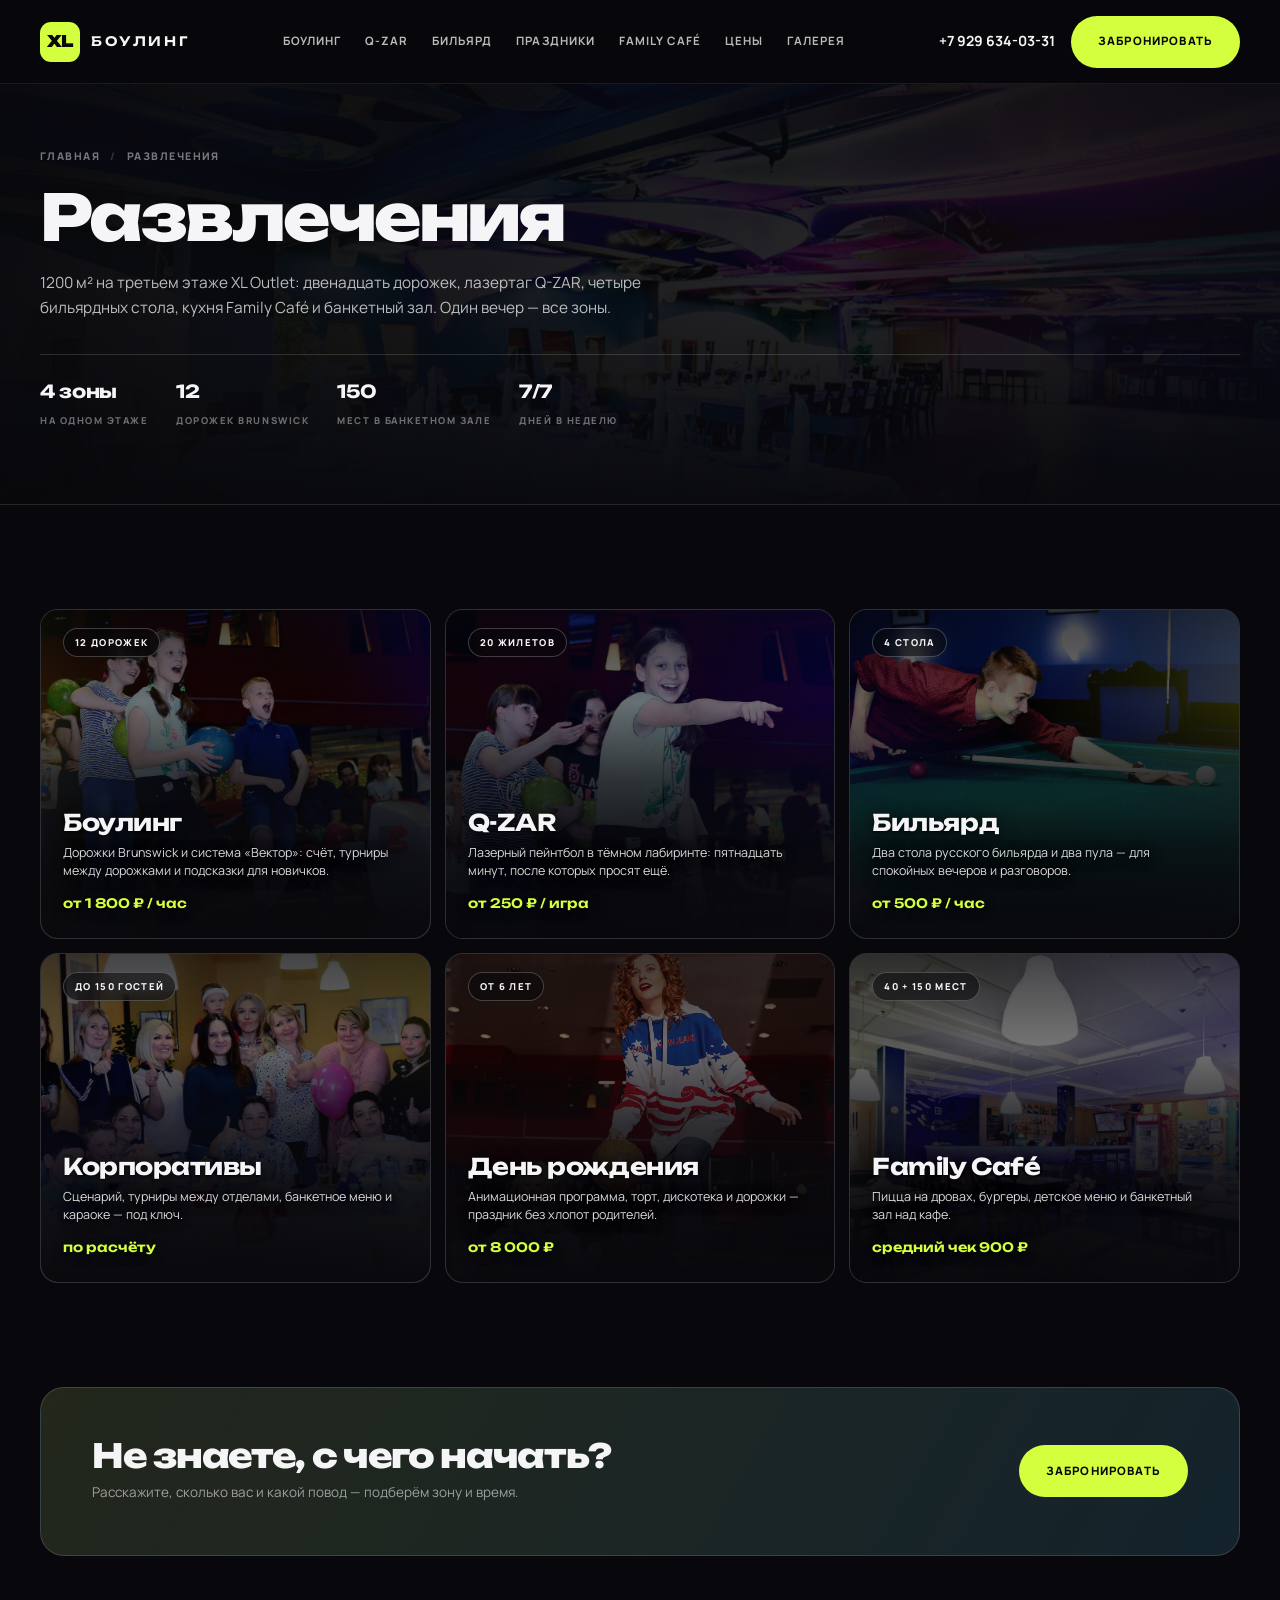
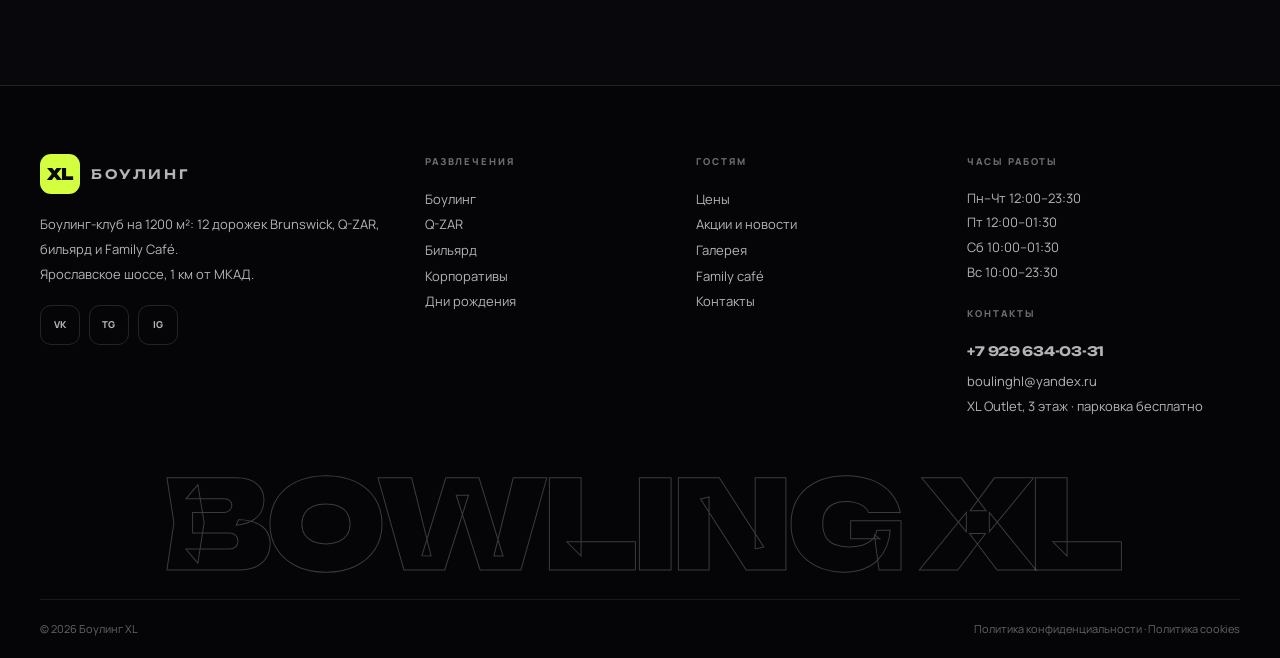
<file: entertainment/index.html>
<!DOCTYPE html>
<html lang="ru">
<head>
<meta charset="utf-8">
<meta name="viewport" content="width=device-width, initial-scale=1">
<title>Развлечения в Боулинг XL</title>
<meta name="description" content="Боулинг XL — клуб на Ярославском шоссе, 1 км от МКАД. 12 дорожек, Q-ZAR, бильярд, Family Café.">
<link rel="stylesheet" href="../assets/fonts/fonts.css">
<link rel="stylesheet" href="../assets/css/site.css">
</head>
<body>
<header class="header">
  <div class="wrap">
    <a class="logo" href="../index.html" aria-label="Боулинг XL — на главную">
      <span class="logo__mark">XL</span>
      <span class="logo__word">Боулинг</span>
    </a>

    <nav class="nav" aria-label="Главное меню">
      <a href="../entertainment/bowling/index.html" data-nav="bowling">Боулинг</a>
      <a href="../entertainment/q-zar/index.html" data-nav="qzar">Q-ZAR</a>
      <a href="../entertainment/billiards/index.html" data-nav="billiards">Бильярд</a>
      <a href="../entertainment/korporativ/index.html" data-nav="parties">Праздники</a>
      <a href="../restaurant/index.html" data-nav="cafe">Family café</a>
      <a href="../prices/index.html" data-nav="prices">Цены</a>
      <a href="../gallery/index.html" data-nav="gallery">Галерея</a>
    </nav>

    <div class="header__right">
      <a class="header__phone" href="tel:+79296340331">+7 929 634-03-31</a>
      <button class="btn btn--primary" data-open="book">Забронировать</button>
      <button class="burger" aria-label="Открыть меню" aria-expanded="false" aria-controls="mnav">
        <span></span><span></span><span></span>
      </button>
    </div>
  </div>
</header>

<div class="mobile-nav" id="mnav">
  <a href="../entertainment/bowling/index.html">Боулинг</a>
  <a href="../entertainment/q-zar/index.html">Q-ZAR</a>
  <a href="../entertainment/billiards/index.html">Бильярд</a>
  <a href="../entertainment/korporativ/index.html">Праздники и корпоративы</a>
  <a href="../entertainment/birthday/index.html">День рождения</a>
  <a href="../entertainment/children/index.html">Детям</a>
  <a href="../restaurant/index.html">Family café</a>
  <a href="../prices/index.html">Цены</a>
  <a href="../gallery/index.html">Галерея</a>
  <a href="../news-list/index.html">Акции и новости</a>
  <a href="../contacts/index.html">Контакты</a>
  <a class="m-phone" href="tel:+79296340331">+7 929 634-03-31</a>
  <button class="btn btn--primary btn--block" data-open="book">Забронировать дорожку</button>
</div>


<main>
  <section class="page-hero">
    <div class="page-hero__ph" style="background-image:url(../assets/img/hall-neon.jpg)"></div>
    <div class="page-hero__veil"></div>
    <div class="wrap">
      <nav class="breadcrumbs" aria-label="Хлебные крошки">
        <a href="../index.html">Главная</a><span class="sep">/</span><span>Развлечения</span>
      </nav>
      <h1 data-cms="entertainment/index.html:h1:0">Развлечения</h1>
      <p class="lead" data-cms="entertainment/index.html:p:0">1200 м² на третьем этаже XL Outlet: двенадцать дорожек, лазертаг Q-ZAR, четыре бильярдных стола,
      кухня Family Café и банкетный зал. Один вечер — все зоны.</p>
      <div class="page-hero__meta">
        <div><b>4 зоны</b><span>на одном этаже</span></div>
        <div><b>12</b><span>дорожек Brunswick</span></div>
        <div><b>150</b><span>мест в банкетном зале</span></div>
        <div><b>7/7</b><span>дней в неделю</span></div>
      </div>
    </div>
  </section>

  <section class="section">
    <div class="wrap">
      <div class="zones3">
        <a class="z" href="../entertainment/bowling/index.html">
          <div class="z__ph" style="background-image:url(../assets/img/zone-bowling.jpg)"></div>
          <span class="z__tag">12 дорожек</span>
          <div class="z__in"><h3 data-cms="entertainment/index.html:h3:0">Боулинг</h3><p data-cms="entertainment/index.html:p:1">Дорожки Brunswick и система «Вектор»: счёт, турниры между дорожками и подсказки для новичков.</p><div class="z__price" data-cms="entertainment/index.html:zprice:0">от 1 800 ₽ / час</div></div>
        </a>
        <a class="z" href="../entertainment/q-zar/index.html">
          <div class="z__ph" style="background-image:url(../assets/img/zone-qzar.jpg)"></div>
          <span class="z__tag">20 жилетов</span>
          <div class="z__in"><h3 data-cms="entertainment/index.html:h3:1">Q-ZAR</h3><p data-cms="entertainment/index.html:p:2">Лазерный пейнтбол в тёмном лабиринте: пятнадцать минут, после которых просят ещё.</p><div class="z__price" data-cms="entertainment/index.html:zprice:1">от 250 ₽ / игра</div></div>
        </a>
        <a class="z" href="../entertainment/billiards/index.html">
          <div class="z__ph" style="background-image:url(../assets/img/zone-billiard.jpg)"></div>
          <span class="z__tag">4 стола</span>
          <div class="z__in"><h3 data-cms="entertainment/index.html:h3:2">Бильярд</h3><p data-cms="entertainment/index.html:p:3">Два стола русского бильярда и два пула — для спокойных вечеров и разговоров.</p><div class="z__price" data-cms="entertainment/index.html:zprice:2">от 500 ₽ / час</div></div>
        </a>
        <a class="z" href="../entertainment/korporativ/index.html">
          <div class="z__ph" style="background-image:url(../assets/img/banquet.jpg)"></div>
          <span class="z__tag">До 150 гостей</span>
          <div class="z__in"><h3 data-cms="entertainment/index.html:h3:3">Корпоративы</h3><p data-cms="entertainment/index.html:p:4">Сценарий, турниры между отделами, банкетное меню и караоке — под ключ.</p><div class="z__price" data-cms="entertainment/index.html:zprice:3">по расчёту</div></div>
        </a>
        <a class="z" href="../entertainment/birthday/index.html">
          <div class="z__ph" style="background-image:url(../assets/img/party-kid.jpg)"></div>
          <span class="z__tag">От 6 лет</span>
          <div class="z__in"><h3 data-cms="entertainment/index.html:h3:4">День рождения</h3><p data-cms="entertainment/index.html:p:5">Анимационная программа, торт, дискотека и дорожки — праздник без хлопот родителей.</p><div class="z__price" data-cms="entertainment/index.html:zprice:4">от 8 000 ₽</div></div>
        </a>
        <a class="z" href="../restaurant/index.html">
          <div class="z__ph" style="background-image:url(../assets/img/zone-cafe.jpg)"></div>
          <span class="z__tag">40 + 150 мест</span>
          <div class="z__in"><h3 data-cms="entertainment/index.html:h3:5">Family Café</h3><p data-cms="entertainment/index.html:p:6">Пицца на дровах, бургеры, детское меню и банкетный зал над кафе.</p><div class="z__price" data-cms="entertainment/index.html:zprice:5">средний чек 900 ₽</div></div>
        </a>
      </div>
    </div>
  </section>

  <section class="section" style="padding-top:0">
    <div class="wrap">
      <div class="cta-strip">
        <div>
          <h2 data-cms="entertainment/index.html:h2:0">Не знаете, с чего начать?</h2>
          <p data-cms="entertainment/index.html:p:7">Расскажите, сколько вас и какой повод — подберём зону и время.</p>
        </div>
        <button class="btn btn--primary" data-open="book">Забронировать</button>
      </div>
    </div>
  </section>
</main>

﻿<footer class="footer">
  <div class="wrap">
    <div class="footer__grid">
      <div>
        <a class="logo" href="../index.html" style="margin-bottom:18px">
          <span class="logo__mark">XL</span>
          <span class="logo__word">Боулинг</span>
        </a>
        <p data-cms="entertainment/index.html:p:8">Боулинг-клуб на 1200 м²: 12 дорожек Brunswick, Q-ZAR, бильярд и Family Café.<br>Ярославское шоссе, 1 км от МКАД.</p>
        <div class="socials">
          <a href="https://vk.com/xl_bowling" aria-label="ВКонтакте">VK</a>
          <a href="https://t.me/xl_bowling" aria-label="Telegram">TG</a>
          <a href="https://instagram.com/bowlingxl" aria-label="Instagram">IG</a>
        </div>
      </div>

      <div>
        <h5>Развлечения</h5>
        <a href="../entertainment/bowling/index.html">Боулинг</a><br>
        <a href="../entertainment/q-zar/index.html">Q-ZAR</a><br>
        <a href="../entertainment/billiards/index.html">Бильярд</a><br>
        <a href="../entertainment/korporativ/index.html">Корпоративы</a><br>
        <a href="../entertainment/birthday/index.html">Дни рождения</a>
      </div>

      <div>
        <h5>Гостям</h5>
        <a href="../prices/index.html">Цены</a><br>
        <a href="../news-list/index.html">Акции и новости</a><br>
        <a href="../gallery/index.html">Галерея</a><br>
        <a href="../restaurant/index.html">Family café</a><br>
        <a href="../contacts/index.html">Контакты</a>
      </div>

      <div>
        <h5>Часы работы</h5>
        <p data-cms="entertainment/index.html:p:9">Пн–Чт 12:00–23:30<br>Пт 12:00–01:30<br>Сб 10:00–01:30<br>Вс 10:00–23:30</p>
        <h5 style="margin-top:22px">Контакты</h5>
        <a class="footer__tel" href="tel:+79296340331">+7 929 634-03-31</a>
        <p style="margin-top:6px" data-cms="entertainment/index.html:p:10"><a href="mailto:boulinghl@yandex.ru">boulinghl@yandex.ru</a><br>
        XL Outlet, 3 этаж · парковка бесплатно</p>
      </div>
    </div>

    <div class="footer__word">BOWLING XL</div>

    <div class="footer__bottom">
      <span>© 2026 Боулинг XL</span>
      <span>Политика конфиденциальности · Политика cookies</span>
    </div>
  </div>
</footer>

<dialog class="modal" id="book" aria-labelledby="book-title">
  <div class="modal__in">
    <button class="modal__close" aria-label="Закрыть">×</button>
    <div class="eyebrow" data-cms="entertainment/index.html:eyebrow:0">Бронирование</div>
    <h3 id="book-title" data-cms="entertainment/index.html:h3:6">Забронировать дорожку</h3>
    <p data-cms="entertainment/index.html:p:11">Оставьте заявку — перезвоним в течение 15 минут, подтвердим время и расскажем про свободные дорожки.</p>
    <form data-demo>
      <div class="field"><label for="b-name">Имя</label><input id="b-name" name="name" placeholder="Как к вам обращаться" required></div>
      <div class="field"><label for="b-phone">Телефон</label><input id="b-phone" name="phone" type="tel" placeholder="+7 (___) ___-__-__" required></div>
      <div class="field"><label for="b-date">Дата</label><input id="b-date" name="date" type="date"></div>
      <div class="field"><label for="b-time">Время</label><input id="b-time" name="time" type="time" value="19:00"></div>
      <div class="field"><label for="b-guests">Гостей</label>
        <select id="b-guests" name="guests">
          <option>2–4 человека</option><option selected>5–6 человек</option><option>7–12 человек</option><option>Больше 12</option>
        </select>
      </div>
      <div class="field"><label for="b-lanes">Дорожек</label>
        <select id="b-lanes" name="lanes"><option selected>1</option><option>2</option><option>3</option><option>4 и больше</option></select>
      </div>
      <button class="btn btn--primary btn--block" type="submit">Отправить заявку</button>
      <small style="color:var(--muted2);font-size:10.5px;line-height:1.5">Нажимая кнопку, вы соглашаетесь с политикой обработки персональных данных.</small>
    </form>
    <div class="modal__success" hidden>
      <div style="font-size:40px;line-height:1;margin-bottom:10px">🎳</div>
      <h3 data-cms="entertainment/index.html:h3:7">Заявка отправлена</h3>
      <p data-cms="entertainment/index.html:p:12">Менеджер перезвонит в течение 15 минут и подтвердит бронь. Если планы изменятся — просто позвоните: +7 929 634-03-31.</p>
      <button class="btn btn--primary btn--block" style="margin-top:22px" onclick="this.closest('dialog').close()">Хорошо</button>
    </div>
  </div>
</dialog>

<dialog class="modal" id="lightbox" aria-label="Просмотр фото">
  <div class="modal__in" style="padding:12px">
    <button class="modal__close" aria-label="Закрыть">×</button>
    <img alt="" src="[data-uri]" style="width:100%;height:auto;border-radius:14px;display:block">
  </div>
</dialog>

<script src="../assets/js/site.js" defer></script>
</body>
</html>
</file>
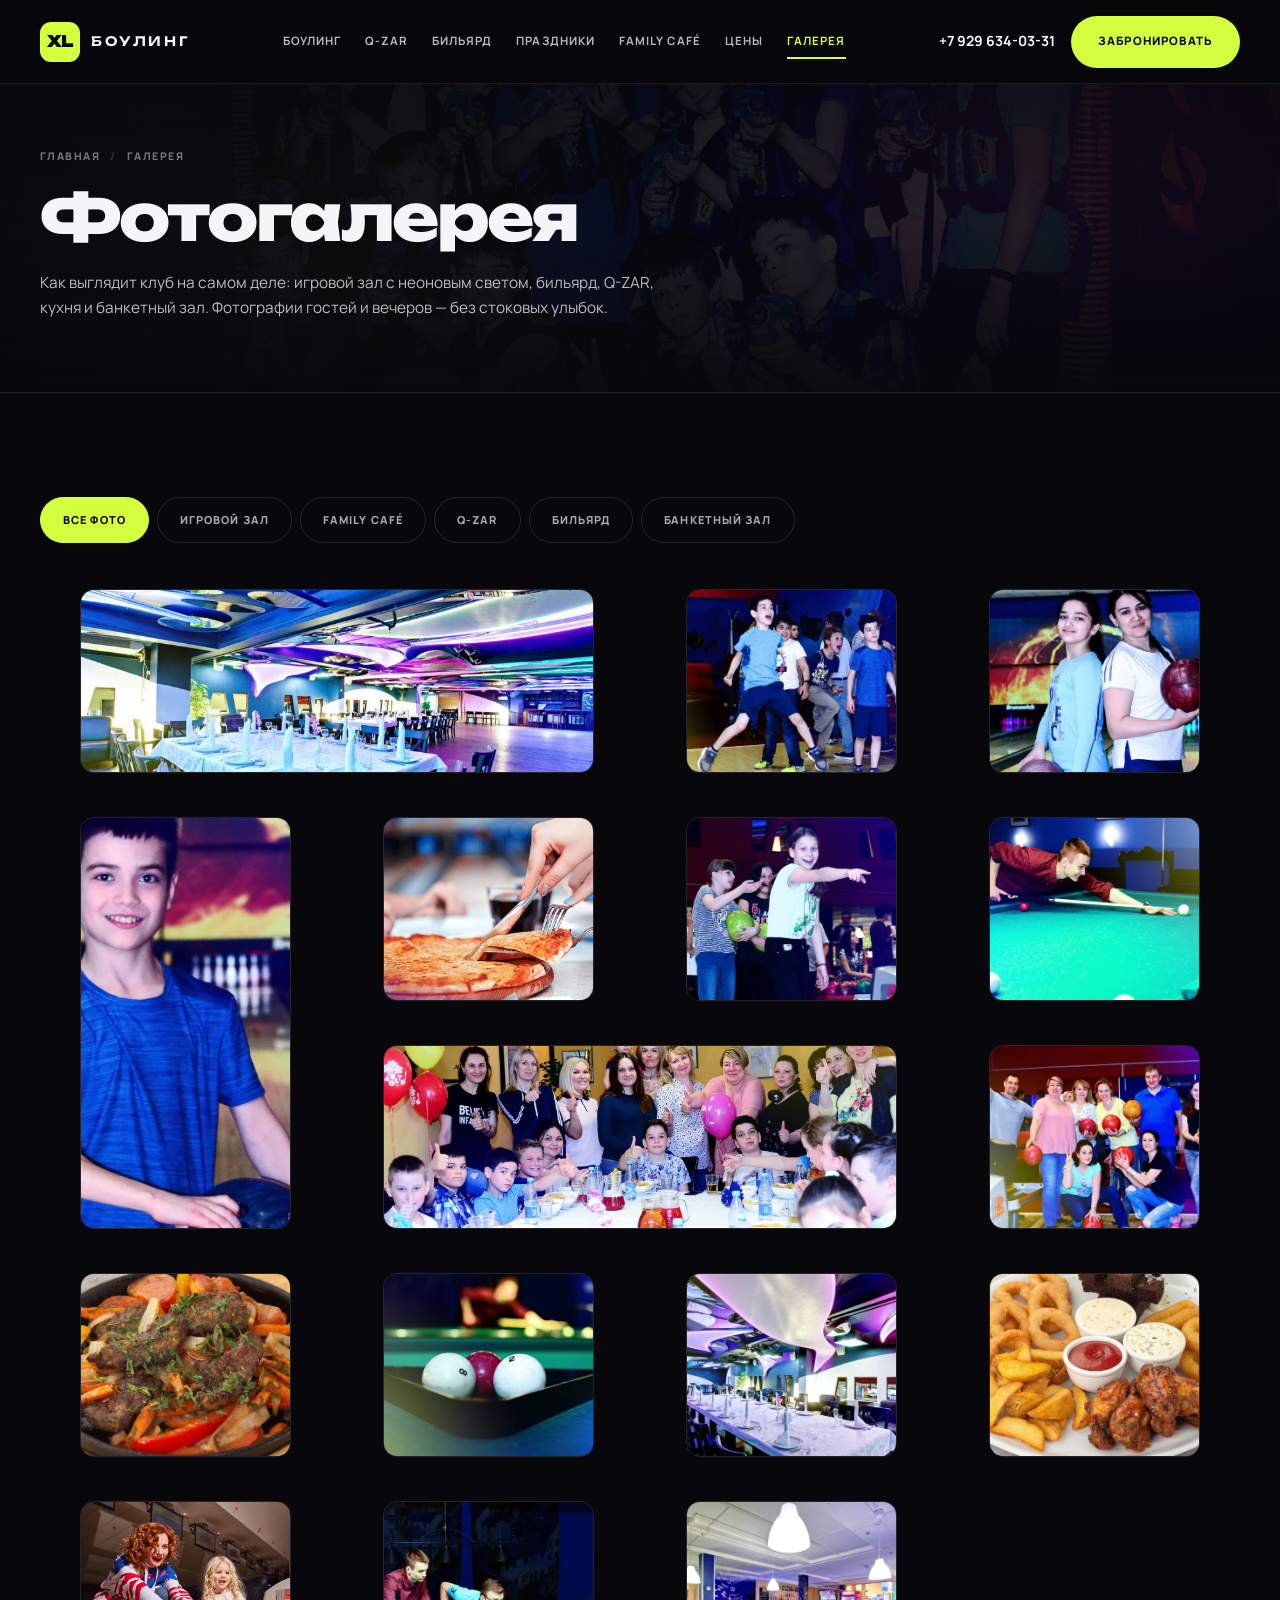
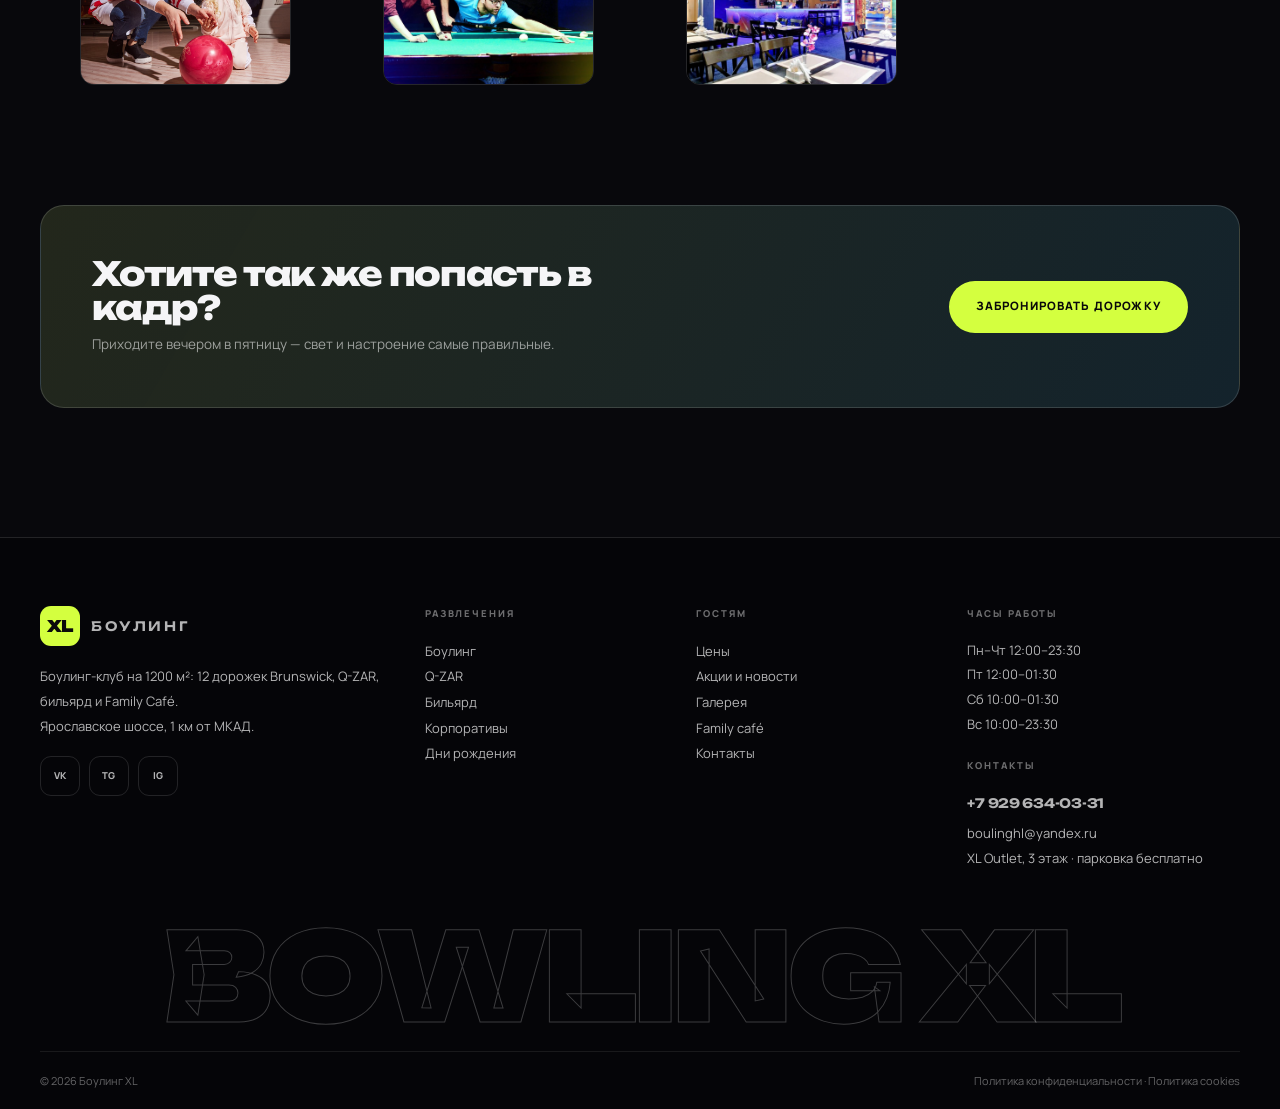
<file: gallery/index.html>
<!DOCTYPE html>
<html lang="ru">
<head>
<meta charset="utf-8">
<meta name="viewport" content="width=device-width, initial-scale=1">
<title>Фотогалерея клуба</title>
<meta name="description" content="Боулинг XL — клуб на Ярославском шоссе, 1 км от МКАД. 12 дорожек, Q-ZAR, бильярд, Family Café.">
<link rel="stylesheet" href="../assets/fonts/fonts.css">
<link rel="stylesheet" href="../assets/css/site.css">
</head>
<body>
<header class="header">
  <div class="wrap">
    <a class="logo" href="../index.html" aria-label="Боулинг XL — на главную">
      <span class="logo__mark">XL</span>
      <span class="logo__word">Боулинг</span>
    </a>

    <nav class="nav" aria-label="Главное меню">
      <a href="../entertainment/bowling/index.html" data-nav="bowling">Боулинг</a>
      <a href="../entertainment/q-zar/index.html" data-nav="qzar">Q-ZAR</a>
      <a href="../entertainment/billiards/index.html" data-nav="billiards">Бильярд</a>
      <a href="../entertainment/korporativ/index.html" data-nav="parties">Праздники</a>
      <a href="../restaurant/index.html" data-nav="cafe">Family café</a>
      <a href="../prices/index.html" data-nav="prices">Цены</a>
      <a href="../gallery/index.html" data-nav="gallery" aria-current="page">Галерея</a>
    </nav>

    <div class="header__right">
      <a class="header__phone" href="tel:+79296340331">+7 929 634-03-31</a>
      <button class="btn btn--primary" data-open="book">Забронировать</button>
      <button class="burger" aria-label="Открыть меню" aria-expanded="false" aria-controls="mnav">
        <span></span><span></span><span></span>
      </button>
    </div>
  </div>
</header>

<div class="mobile-nav" id="mnav">
  <a href="../entertainment/bowling/index.html">Боулинг</a>
  <a href="../entertainment/q-zar/index.html">Q-ZAR</a>
  <a href="../entertainment/billiards/index.html">Бильярд</a>
  <a href="../entertainment/korporativ/index.html">Праздники и корпоративы</a>
  <a href="../entertainment/birthday/index.html">День рождения</a>
  <a href="../entertainment/children/index.html">Детям</a>
  <a href="../restaurant/index.html">Family café</a>
  <a href="../prices/index.html">Цены</a>
  <a href="../gallery/index.html">Галерея</a>
  <a href="../news-list/index.html">Акции и новости</a>
  <a href="../contacts/index.html">Контакты</a>
  <a class="m-phone" href="tel:+79296340331">+7 929 634-03-31</a>
  <button class="btn btn--primary btn--block" data-open="book">Забронировать дорожку</button>
</div>


<main>
  <section class="page-hero">
    <div class="page-hero__ph" style="background-image:url(../assets/img/group-friends.jpg)"></div>
    <div class="page-hero__veil"></div>
    <div class="wrap">
      <nav class="breadcrumbs" aria-label="Хлебные крошки">
        <a href="../index.html">Главная</a><span class="sep">/</span><span>Галерея</span>
      </nav>
      <h1 data-cms="gallery/index.html:h1:0">Фотогалерея</h1>
      <p class="lead" data-cms="gallery/index.html:p:0">Как выглядит клуб на самом деле: игровой зал с неоновым светом, бильярд, Q-ZAR, кухня и банкетный зал.
      Фотографии гостей и вечеров — без стоковых улыбок.</p>
    </div>
  </section>

  <section class="section" data-gallery>
    <div class="wrap">
      <div class="gal-filter" role="tablist" aria-label="Категории фото">
        <button class="tab tab--on" role="tab" aria-selected="true" data-filter="all">Все фото</button>
        <button class="tab" role="tab" aria-selected="false" data-filter="hall">Игровой зал</button>
        <button class="tab" role="tab" aria-selected="false" data-filter="cafe">Family café</button>
        <button class="tab" role="tab" aria-selected="false" data-filter="qzar">Q-ZAR</button>
        <button class="tab" role="tab" aria-selected="false" data-filter="billiard">Бильярд</button>
        <button class="tab" role="tab" aria-selected="false" data-filter="banquet">Банкетный зал</button>
      </div>

      <div class="gal-grid">
        <figure class="gal-item gal-item--w" data-cat="hall" data-zoom>
          <img src="../assets/img/hall-neon.jpg" alt="Игровой зал боулинга с неоновой подсветкой">
          <figcaption>Игровой зал</figcaption>
        </figure>
        <figure class="gal-item" data-cat="hall" data-zoom>
          <img src="../assets/img/kids-party.jpg" alt="Дети играют в боулинг">
          <figcaption>Дорожки</figcaption>
        </figure>
        <figure class="gal-item" data-cat="hall" data-zoom>
          <img src="../assets/img/girl-ball.jpg" alt="Гостья клуба с шаром">
          <figcaption>Вечер в клубе</figcaption>
        </figure>
        <figure class="gal-item gal-item--h" data-cat="hall" data-zoom>
          <img src="../assets/img/boy-lane.jpg" alt="Мальчик на дорожке">
          <figcaption>Турнир</figcaption>
        </figure>
        <figure class="gal-item" data-cat="cafe" data-zoom>
          <img src="../assets/img/food-pizza.jpg" alt="Пицца на дровах">
          <figcaption>Family café</figcaption>
        </figure>
        <figure class="gal-item" data-cat="qzar" data-zoom>
          <img src="../assets/img/zone-qzar.jpg" alt="Лазертаг Q-ZAR">
          <figcaption>Q-ZAR</figcaption>
        </figure>
        <figure class="gal-item gal-item--w" data-cat="banquet" data-zoom>
          <img src="../assets/img/banquet.jpg" alt="Банкетный зал">
          <figcaption>Банкетный зал</figcaption>
        </figure>
        <figure class="gal-item" data-cat="billiard" data-zoom>
          <img src="../assets/img/billiard-play.jpg" alt="Игра в бильярд">
          <figcaption>Бильярд</figcaption>
        </figure>
        <figure class="gal-item" data-cat="hall" data-zoom>
          <img src="../assets/img/group-team.jpg" alt="Компания гостей с шарами">
          <figcaption>Компания</figcaption>
        </figure>
        <figure class="gal-item" data-cat="cafe" data-zoom>
          <img src="../assets/img/food-steak.jpg" alt="Стейк с овощами">
          <figcaption>Кухня</figcaption>
        </figure>
        <figure class="gal-item" data-cat="billiard" data-zoom>
          <img src="../assets/img/billiard-balls.jpg" alt="Бильярдные шары">
          <figcaption>Бильярдный зал</figcaption>
        </figure>
        <figure class="gal-item" data-cat="hall" data-zoom>
          <img src="../assets/img/hall-tables.jpg" alt="Зал клуба с банкетными столами">
          <figcaption>Игровой зал</figcaption>
        </figure>
        <figure class="gal-item" data-cat="cafe" data-zoom>
          <img src="../assets/img/food-nuggets.jpg" alt="Закуски к игре">
          <figcaption>Закуски</figcaption>
        </figure>
        <figure class="gal-item" data-cat="hall" data-zoom>
          <img src="../assets/img/family-lane.jpg" alt="Семья на дорожке">
          <figcaption>Семейный вечер</figcaption>
        </figure>
        <figure class="gal-item" data-cat="billiard" data-zoom>
          <img src="../assets/img/billiard-kids.jpg" alt="Дети играют в бильярд">
          <figcaption>Бильярд для детей</figcaption>
        </figure>
        <figure class="gal-item" data-cat="banquet" data-zoom>
          <img src="../assets/img/zone-cafe.jpg" alt="Зал Family café">
          <figcaption>Family café</figcaption>
        </figure>
        <div class="gal-empty" hidden>В этой категории пока нет фотографий.</div>
      </div>
    </div>
  </section>

  <section class="section" style="padding-top:0">
    <div class="wrap">
      <div class="cta-strip">
        <div><h2 data-cms="gallery/index.html:h2:0">Хотите так же попасть в кадр?</h2><p data-cms="gallery/index.html:p:1">Приходите вечером в пятницу — свет и настроение самые правильные.</p></div>
        <button class="btn btn--primary" data-open="book">Забронировать дорожку</button>
      </div>
    </div>
  </section>
</main>

﻿<footer class="footer">
  <div class="wrap">
    <div class="footer__grid">
      <div>
        <a class="logo" href="../index.html" style="margin-bottom:18px">
          <span class="logo__mark">XL</span>
          <span class="logo__word">Боулинг</span>
        </a>
        <p data-cms="gallery/index.html:p:2">Боулинг-клуб на 1200 м²: 12 дорожек Brunswick, Q-ZAR, бильярд и Family Café.<br>Ярославское шоссе, 1 км от МКАД.</p>
        <div class="socials">
          <a href="https://vk.com/xl_bowling" aria-label="ВКонтакте">VK</a>
          <a href="https://t.me/xl_bowling" aria-label="Telegram">TG</a>
          <a href="https://instagram.com/bowlingxl" aria-label="Instagram">IG</a>
        </div>
      </div>

      <div>
        <h5>Развлечения</h5>
        <a href="../entertainment/bowling/index.html">Боулинг</a><br>
        <a href="../entertainment/q-zar/index.html">Q-ZAR</a><br>
        <a href="../entertainment/billiards/index.html">Бильярд</a><br>
        <a href="../entertainment/korporativ/index.html">Корпоративы</a><br>
        <a href="../entertainment/birthday/index.html">Дни рождения</a>
      </div>

      <div>
        <h5>Гостям</h5>
        <a href="../prices/index.html">Цены</a><br>
        <a href="../news-list/index.html">Акции и новости</a><br>
        <a href="../gallery/index.html">Галерея</a><br>
        <a href="../restaurant/index.html">Family café</a><br>
        <a href="../contacts/index.html">Контакты</a>
      </div>

      <div>
        <h5>Часы работы</h5>
        <p data-cms="gallery/index.html:p:3">Пн–Чт 12:00–23:30<br>Пт 12:00–01:30<br>Сб 10:00–01:30<br>Вс 10:00–23:30</p>
        <h5 style="margin-top:22px">Контакты</h5>
        <a class="footer__tel" href="tel:+79296340331">+7 929 634-03-31</a>
        <p style="margin-top:6px" data-cms="gallery/index.html:p:4"><a href="mailto:boulinghl@yandex.ru">boulinghl@yandex.ru</a><br>
        XL Outlet, 3 этаж · парковка бесплатно</p>
      </div>
    </div>

    <div class="footer__word">BOWLING XL</div>

    <div class="footer__bottom">
      <span>© 2026 Боулинг XL</span>
      <span>Политика конфиденциальности · Политика cookies</span>
    </div>
  </div>
</footer>

<dialog class="modal" id="book" aria-labelledby="book-title">
  <div class="modal__in">
    <button class="modal__close" aria-label="Закрыть">×</button>
    <div class="eyebrow" data-cms="gallery/index.html:eyebrow:0">Бронирование</div>
    <h3 id="book-title" data-cms="gallery/index.html:h3:0">Забронировать дорожку</h3>
    <p data-cms="gallery/index.html:p:5">Оставьте заявку — перезвоним в течение 15 минут, подтвердим время и расскажем про свободные дорожки.</p>
    <form data-demo>
      <div class="field"><label for="b-name">Имя</label><input id="b-name" name="name" placeholder="Как к вам обращаться" required></div>
      <div class="field"><label for="b-phone">Телефон</label><input id="b-phone" name="phone" type="tel" placeholder="+7 (___) ___-__-__" required></div>
      <div class="field"><label for="b-date">Дата</label><input id="b-date" name="date" type="date"></div>
      <div class="field"><label for="b-time">Время</label><input id="b-time" name="time" type="time" value="19:00"></div>
      <div class="field"><label for="b-guests">Гостей</label>
        <select id="b-guests" name="guests">
          <option>2–4 человека</option><option selected>5–6 человек</option><option>7–12 человек</option><option>Больше 12</option>
        </select>
      </div>
      <div class="field"><label for="b-lanes">Дорожек</label>
        <select id="b-lanes" name="lanes"><option selected>1</option><option>2</option><option>3</option><option>4 и больше</option></select>
      </div>
      <button class="btn btn--primary btn--block" type="submit">Отправить заявку</button>
      <small style="color:var(--muted2);font-size:10.5px;line-height:1.5">Нажимая кнопку, вы соглашаетесь с политикой обработки персональных данных.</small>
    </form>
    <div class="modal__success" hidden>
      <div style="font-size:40px;line-height:1;margin-bottom:10px">🎳</div>
      <h3 data-cms="gallery/index.html:h3:1">Заявка отправлена</h3>
      <p data-cms="gallery/index.html:p:6">Менеджер перезвонит в течение 15 минут и подтвердит бронь. Если планы изменятся — просто позвоните: +7 929 634-03-31.</p>
      <button class="btn btn--primary btn--block" style="margin-top:22px" onclick="this.closest('dialog').close()">Хорошо</button>
    </div>
  </div>
</dialog>

<dialog class="modal" id="lightbox" aria-label="Просмотр фото">
  <div class="modal__in" style="padding:12px">
    <button class="modal__close" aria-label="Закрыть">×</button>
    <img alt="" src="[data-uri]" style="width:100%;height:auto;border-radius:14px;display:block">
  </div>
</dialog>

<script src="../assets/js/site.js" defer></script>
</body>
</html>
</file>
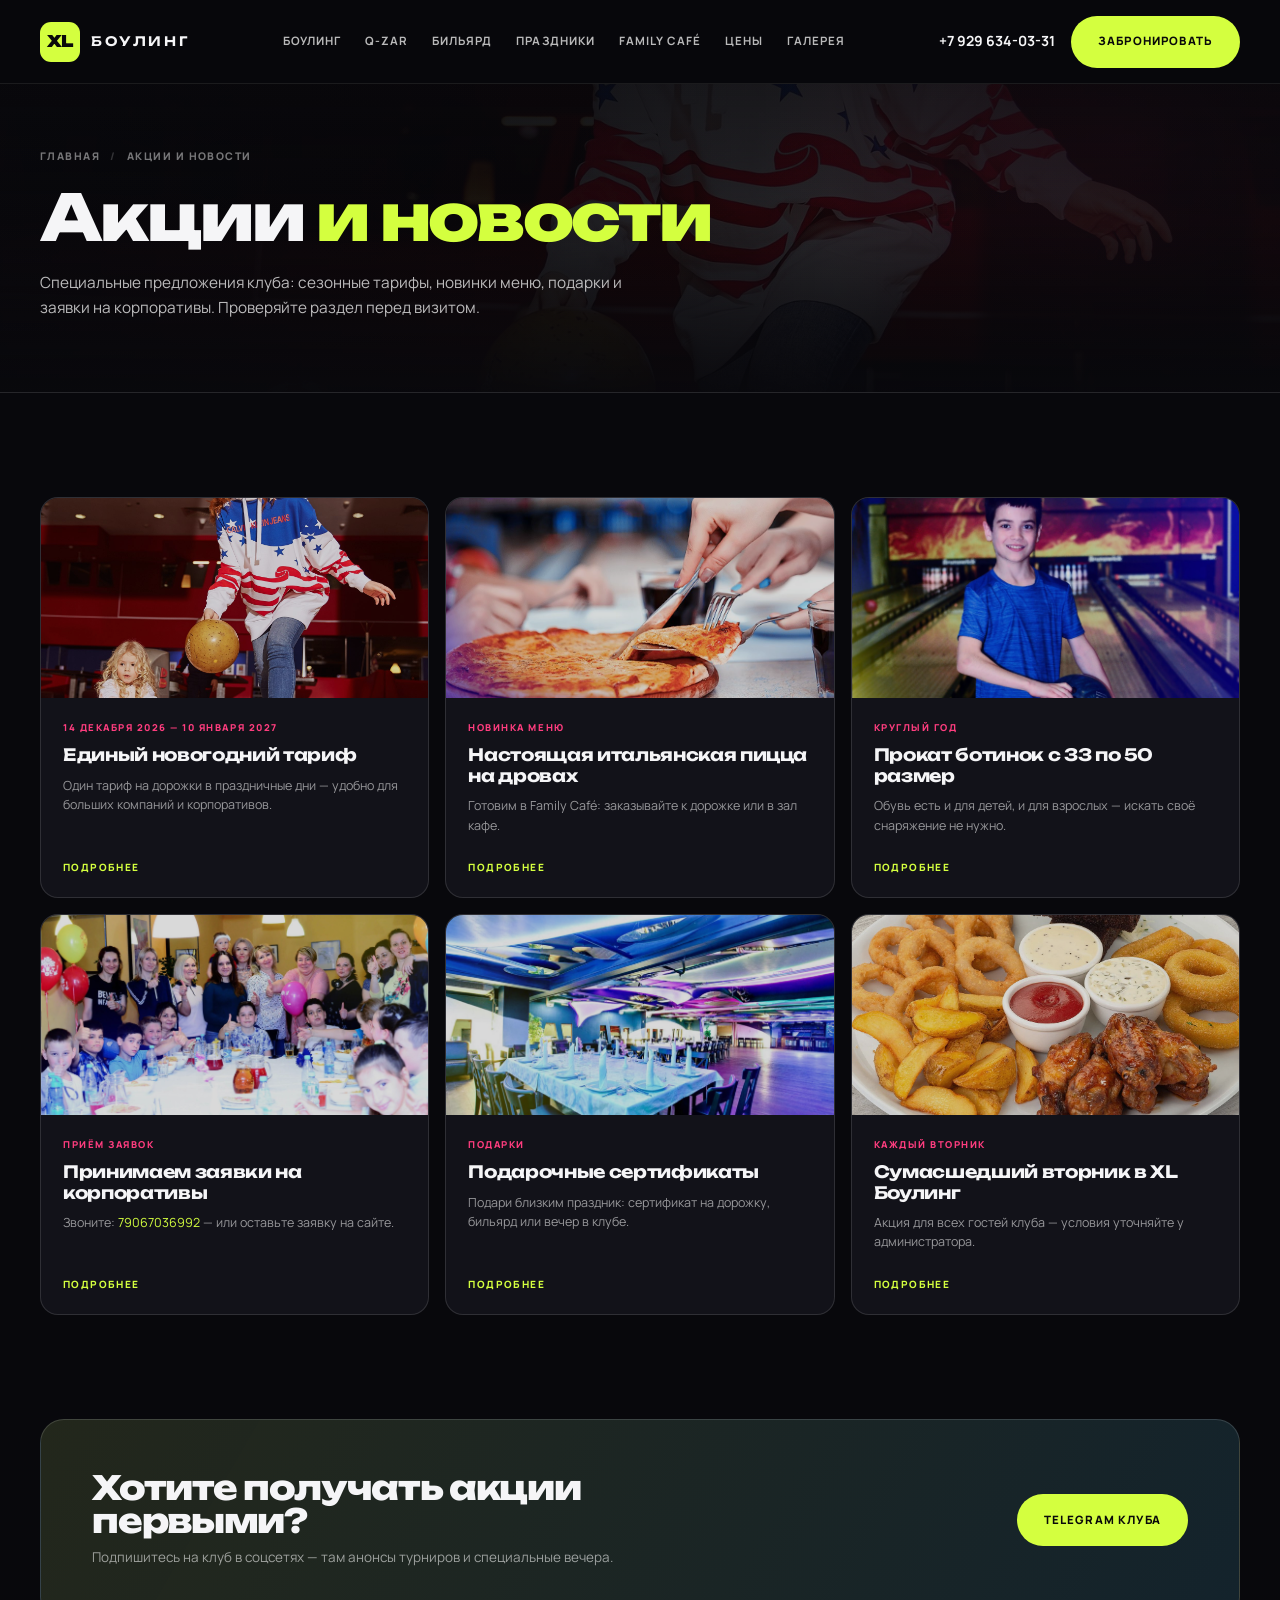
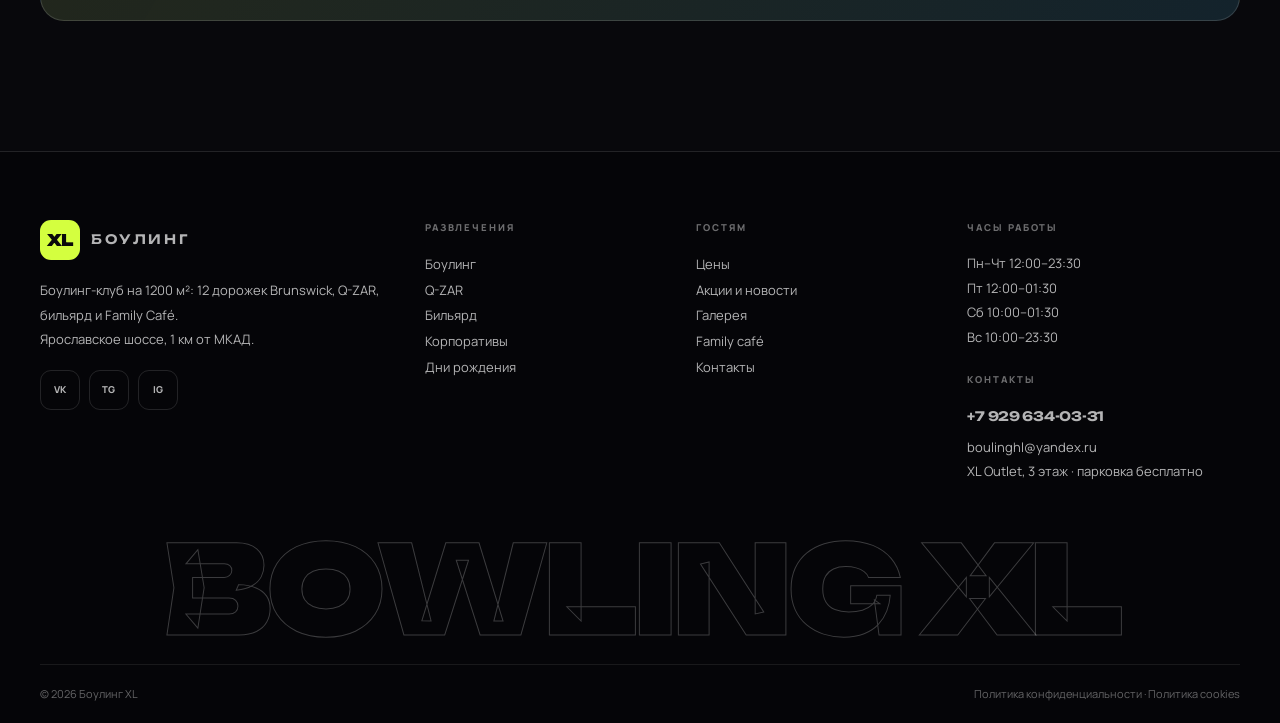
<file: news-list/index.html>
<!DOCTYPE html>
<html lang="ru">
<head>
<meta charset="utf-8">
<meta name="viewport" content="width=device-width, initial-scale=1">
<title>Акции и новости</title>
<meta name="description" content="Боулинг XL — клуб на Ярославском шоссе, 1 км от МКАД. 12 дорожек, Q-ZAR, бильярд, Family Café.">
<link rel="stylesheet" href="../assets/fonts/fonts.css">
<link rel="stylesheet" href="../assets/css/site.css">
</head>
<body>
<header class="header">
  <div class="wrap">
    <a class="logo" href="../index.html" aria-label="Боулинг XL — на главную">
      <span class="logo__mark">XL</span>
      <span class="logo__word">Боулинг</span>
    </a>

    <nav class="nav" aria-label="Главное меню">
      <a href="../entertainment/bowling/index.html" data-nav="bowling">Боулинг</a>
      <a href="../entertainment/q-zar/index.html" data-nav="qzar">Q-ZAR</a>
      <a href="../entertainment/billiards/index.html" data-nav="billiards">Бильярд</a>
      <a href="../entertainment/korporativ/index.html" data-nav="parties">Праздники</a>
      <a href="../restaurant/index.html" data-nav="cafe">Family café</a>
      <a href="../prices/index.html" data-nav="prices">Цены</a>
      <a href="../gallery/index.html" data-nav="gallery">Галерея</a>
    </nav>

    <div class="header__right">
      <a class="header__phone" href="tel:+79296340331">+7 929 634-03-31</a>
      <button class="btn btn--primary" data-open="book">Забронировать</button>
      <button class="burger" aria-label="Открыть меню" aria-expanded="false" aria-controls="mnav">
        <span></span><span></span><span></span>
      </button>
    </div>
  </div>
</header>

<div class="mobile-nav" id="mnav">
  <a href="../entertainment/bowling/index.html">Боулинг</a>
  <a href="../entertainment/q-zar/index.html">Q-ZAR</a>
  <a href="../entertainment/billiards/index.html">Бильярд</a>
  <a href="../entertainment/korporativ/index.html">Праздники и корпоративы</a>
  <a href="../entertainment/birthday/index.html">День рождения</a>
  <a href="../entertainment/children/index.html">Детям</a>
  <a href="../restaurant/index.html">Family café</a>
  <a href="../prices/index.html">Цены</a>
  <a href="../gallery/index.html">Галерея</a>
  <a href="../news-list/index.html">Акции и новости</a>
  <a href="../contacts/index.html">Контакты</a>
  <a class="m-phone" href="tel:+79296340331">+7 929 634-03-31</a>
  <button class="btn btn--primary btn--block" data-open="book">Забронировать дорожку</button>
</div>


<main>
  <section class="page-hero">
    <div class="page-hero__ph" style="background-image:url(../assets/img/party-kid.jpg)"></div>
    <div class="page-hero__veil"></div>
    <div class="wrap">
      <nav class="breadcrumbs" aria-label="Хлебные крошки">
        <a href="../index.html">Главная</a><span class="sep">/</span><span>Акции и новости</span>
      </nav>
      <h1 data-cms="news-list/index.html:h1:0">Акции <em>и новости</em></h1>
      <p class="lead" data-cms="news-list/index.html:p:0">Специальные предложения клуба: сезонные тарифы, новинки меню, подарки и заявки на корпоративы.
      Проверяйте раздел перед визитом.</p>
    </div>
  </section>

  <section class="section">
    <div class="wrap">
      <div class="news">
        <a class="newscard" href="#">
          <div class="newscard__ph" style="background-image:url(../assets/img/party-kid.jpg)"></div>
          <div class="newscard__body">
            <time data-cms="news-list/index.html:time:0">14 декабря 2026 — 10 января 2027</time>
            <h3 data-cms="news-list/index.html:h3:0">Единый новогодний тариф</h3>
            <p data-cms="news-list/index.html:p:1">Один тариф на дорожки в праздничные дни — удобно для больших компаний и корпоративов.</p>
            <span class="more" data-cms="news-list/index.html:more:0">Подробнее</span>
          </div>
        </a>
        <a class="newscard" href="#">
          <div class="newscard__ph" style="background-image:url(../assets/img/food-pizza.jpg)"></div>
          <div class="newscard__body">
            <time data-cms="news-list/index.html:time:1">Новинка меню</time>
            <h3 data-cms="news-list/index.html:h3:1">Настоящая итальянская пицца на дровах</h3>
            <p data-cms="news-list/index.html:p:2">Готовим в Family Café: заказывайте к дорожке или в зал кафе.</p>
            <span class="more" data-cms="news-list/index.html:more:1">Подробнее</span>
          </div>
        </a>
        <a class="newscard" href="#">
          <div class="newscard__ph" style="background-image:url(../assets/img/boy-lane.jpg)"></div>
          <div class="newscard__body">
            <time data-cms="news-list/index.html:time:2">Круглый год</time>
            <h3 data-cms="news-list/index.html:h3:2">Прокат ботинок с 33 по 50 размер</h3>
            <p data-cms="news-list/index.html:p:3">Обувь есть и для детей, и для взрослых — искать своё снаряжение не нужно.</p>
            <span class="more" data-cms="news-list/index.html:more:2">Подробнее</span>
          </div>
        </a>
        <a class="newscard" href="#">
          <div class="newscard__ph" style="background-image:url(../assets/img/banquet.jpg)"></div>
          <div class="newscard__body">
            <time data-cms="news-list/index.html:time:3">Приём заявок</time>
            <h3 data-cms="news-list/index.html:h3:3">Принимаем заявки на корпоративы</h3>
            <p data-cms="news-list/index.html:p:4">Звоните: <span style="color:var(--lime)">79067036992</span> — или оставьте заявку на сайте.</p>
            <span class="more" data-cms="news-list/index.html:more:3">Подробнее</span>
          </div>
        </a>
        <a class="newscard" href="#">
          <div class="newscard__ph" style="background-image:url(../assets/img/hall-neon.jpg)"></div>
          <div class="newscard__body">
            <time data-cms="news-list/index.html:time:4">Подарки</time>
            <h3 data-cms="news-list/index.html:h3:4">Подарочные сертификаты</h3>
            <p data-cms="news-list/index.html:p:5">Подари близким праздник: сертификат на дорожку, бильярд или вечер в клубе.</p>
            <span class="more" data-cms="news-list/index.html:more:4">Подробнее</span>
          </div>
        </a>
        <a class="newscard" href="#">
          <div class="newscard__ph" style="background-image:url(../assets/img/food-nuggets.jpg)"></div>
          <div class="newscard__body">
            <time data-cms="news-list/index.html:time:5">Каждый вторник</time>
            <h3 data-cms="news-list/index.html:h3:5">Сумасшедший вторник в XL Боулинг</h3>
            <p data-cms="news-list/index.html:p:6">Акция для всех гостей клуба — условия уточняйте у администратора.</p>
            <span class="more" data-cms="news-list/index.html:more:5">Подробнее</span>
          </div>
        </a>
      </div>
    </div>
  </section>

  <section class="section" style="padding-top:0">
    <div class="wrap">
      <div class="cta-strip">
        <div><h2 data-cms="news-list/index.html:h2:0">Хотите получать акции первыми?</h2><p data-cms="news-list/index.html:p:7">Подпишитесь на клуб в соцсетях — там анонсы турниров и специальные вечера.</p></div>
        <a class="btn btn--primary" href="https://t.me/xl_bowling" target="_blank" rel="noopener">Telegram клуба</a>
      </div>
    </div>
  </section>
</main>

﻿<footer class="footer">
  <div class="wrap">
    <div class="footer__grid">
      <div>
        <a class="logo" href="../index.html" style="margin-bottom:18px">
          <span class="logo__mark">XL</span>
          <span class="logo__word">Боулинг</span>
        </a>
        <p data-cms="news-list/index.html:p:8">Боулинг-клуб на 1200 м²: 12 дорожек Brunswick, Q-ZAR, бильярд и Family Café.<br>Ярославское шоссе, 1 км от МКАД.</p>
        <div class="socials">
          <a href="https://vk.com/xl_bowling" aria-label="ВКонтакте">VK</a>
          <a href="https://t.me/xl_bowling" aria-label="Telegram">TG</a>
          <a href="https://instagram.com/bowlingxl" aria-label="Instagram">IG</a>
        </div>
      </div>

      <div>
        <h5>Развлечения</h5>
        <a href="../entertainment/bowling/index.html">Боулинг</a><br>
        <a href="../entertainment/q-zar/index.html">Q-ZAR</a><br>
        <a href="../entertainment/billiards/index.html">Бильярд</a><br>
        <a href="../entertainment/korporativ/index.html">Корпоративы</a><br>
        <a href="../entertainment/birthday/index.html">Дни рождения</a>
      </div>

      <div>
        <h5>Гостям</h5>
        <a href="../prices/index.html">Цены</a><br>
        <a href="../news-list/index.html">Акции и новости</a><br>
        <a href="../gallery/index.html">Галерея</a><br>
        <a href="../restaurant/index.html">Family café</a><br>
        <a href="../contacts/index.html">Контакты</a>
      </div>

      <div>
        <h5>Часы работы</h5>
        <p data-cms="news-list/index.html:p:9">Пн–Чт 12:00–23:30<br>Пт 12:00–01:30<br>Сб 10:00–01:30<br>Вс 10:00–23:30</p>
        <h5 style="margin-top:22px">Контакты</h5>
        <a class="footer__tel" href="tel:+79296340331">+7 929 634-03-31</a>
        <p style="margin-top:6px" data-cms="news-list/index.html:p:10"><a href="mailto:boulinghl@yandex.ru">boulinghl@yandex.ru</a><br>
        XL Outlet, 3 этаж · парковка бесплатно</p>
      </div>
    </div>

    <div class="footer__word">BOWLING XL</div>

    <div class="footer__bottom">
      <span>© 2026 Боулинг XL</span>
      <span>Политика конфиденциальности · Политика cookies</span>
    </div>
  </div>
</footer>

<dialog class="modal" id="book" aria-labelledby="book-title">
  <div class="modal__in">
    <button class="modal__close" aria-label="Закрыть">×</button>
    <div class="eyebrow" data-cms="news-list/index.html:eyebrow:0">Бронирование</div>
    <h3 id="book-title" data-cms="news-list/index.html:h3:6">Забронировать дорожку</h3>
    <p data-cms="news-list/index.html:p:11">Оставьте заявку — перезвоним в течение 15 минут, подтвердим время и расскажем про свободные дорожки.</p>
    <form data-demo>
      <div class="field"><label for="b-name">Имя</label><input id="b-name" name="name" placeholder="Как к вам обращаться" required></div>
      <div class="field"><label for="b-phone">Телефон</label><input id="b-phone" name="phone" type="tel" placeholder="+7 (___) ___-__-__" required></div>
      <div class="field"><label for="b-date">Дата</label><input id="b-date" name="date" type="date"></div>
      <div class="field"><label for="b-time">Время</label><input id="b-time" name="time" type="time" value="19:00"></div>
      <div class="field"><label for="b-guests">Гостей</label>
        <select id="b-guests" name="guests">
          <option>2–4 человека</option><option selected>5–6 человек</option><option>7–12 человек</option><option>Больше 12</option>
        </select>
      </div>
      <div class="field"><label for="b-lanes">Дорожек</label>
        <select id="b-lanes" name="lanes"><option selected>1</option><option>2</option><option>3</option><option>4 и больше</option></select>
      </div>
      <button class="btn btn--primary btn--block" type="submit">Отправить заявку</button>
      <small style="color:var(--muted2);font-size:10.5px;line-height:1.5">Нажимая кнопку, вы соглашаетесь с политикой обработки персональных данных.</small>
    </form>
    <div class="modal__success" hidden>
      <div style="font-size:40px;line-height:1;margin-bottom:10px">🎳</div>
      <h3 data-cms="news-list/index.html:h3:7">Заявка отправлена</h3>
      <p data-cms="news-list/index.html:p:12">Менеджер перезвонит в течение 15 минут и подтвердит бронь. Если планы изменятся — просто позвоните: +7 929 634-03-31.</p>
      <button class="btn btn--primary btn--block" style="margin-top:22px" onclick="this.closest('dialog').close()">Хорошо</button>
    </div>
  </div>
</dialog>

<dialog class="modal" id="lightbox" aria-label="Просмотр фото">
  <div class="modal__in" style="padding:12px">
    <button class="modal__close" aria-label="Закрыть">×</button>
    <img alt="" src="[data-uri]" style="width:100%;height:auto;border-radius:14px;display:block">
  </div>
</dialog>

<script src="../assets/js/site.js" defer></script>
</body>
</html>
</file>
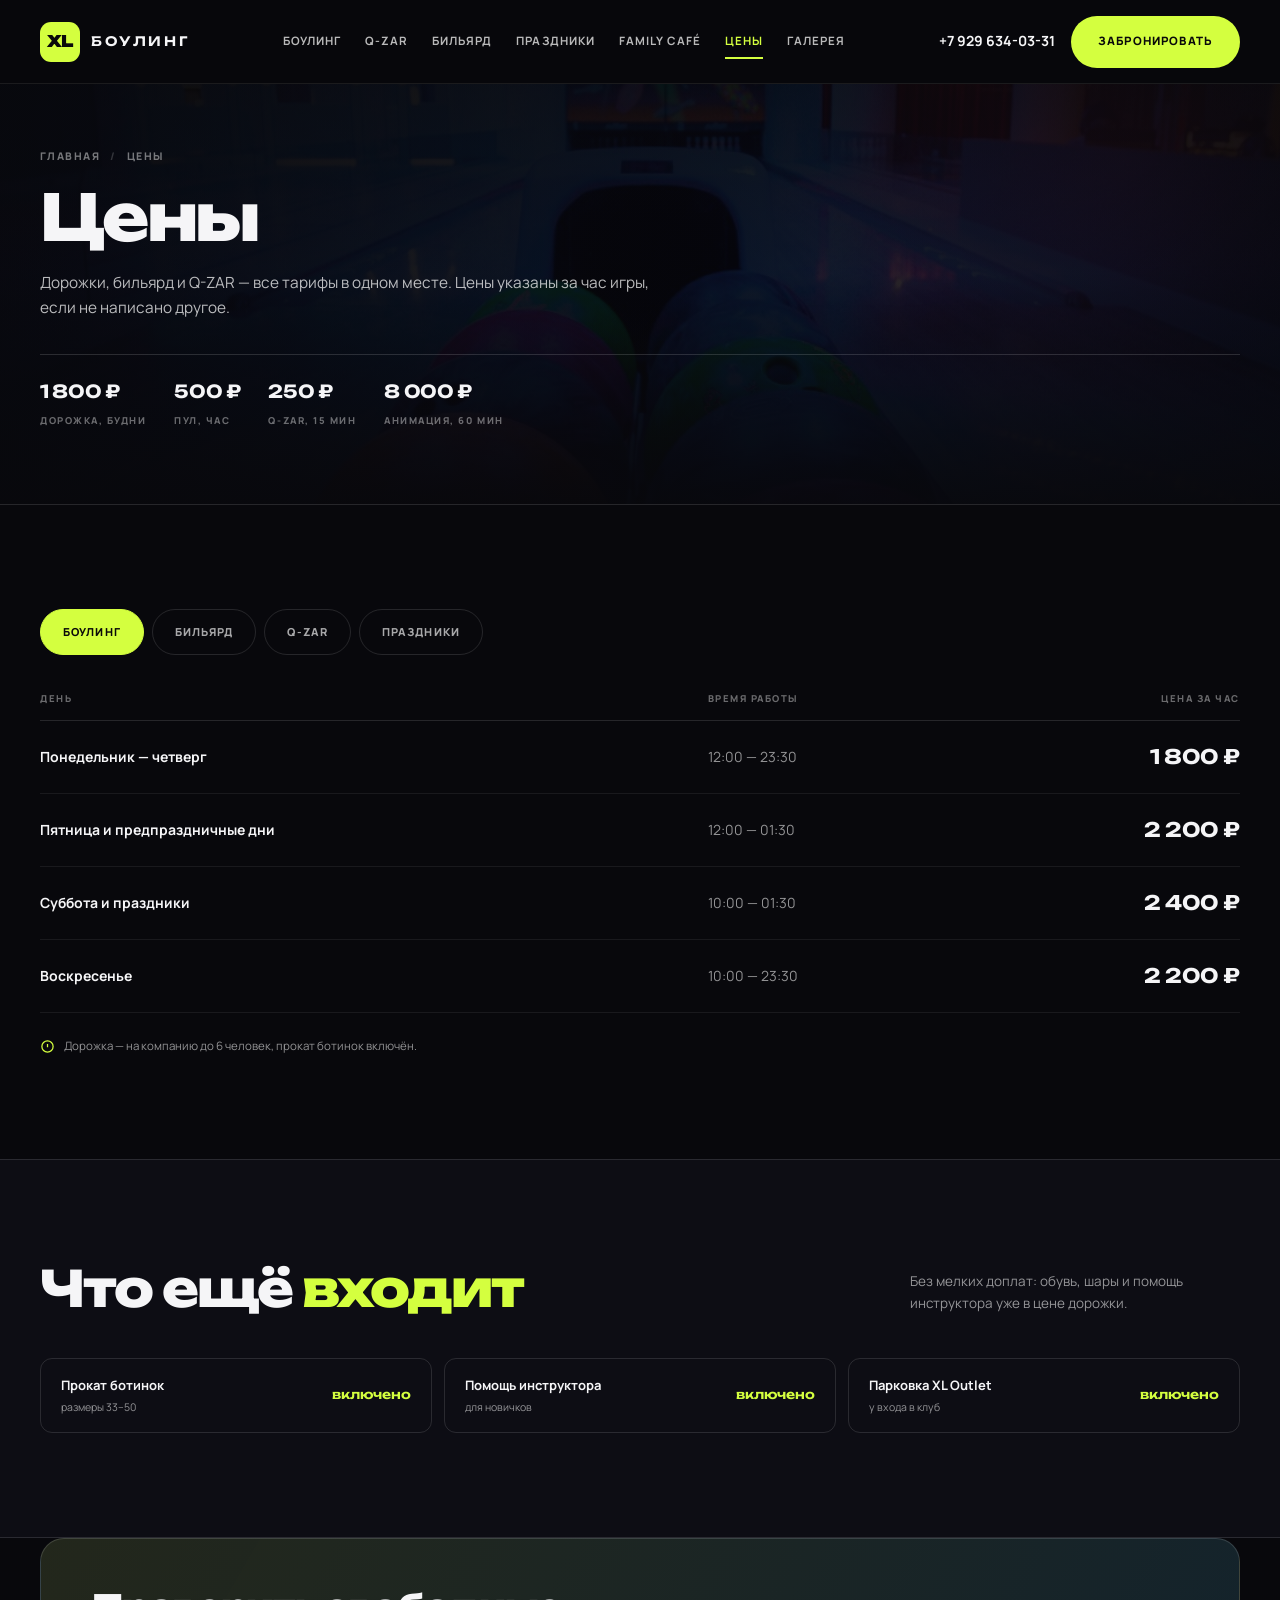
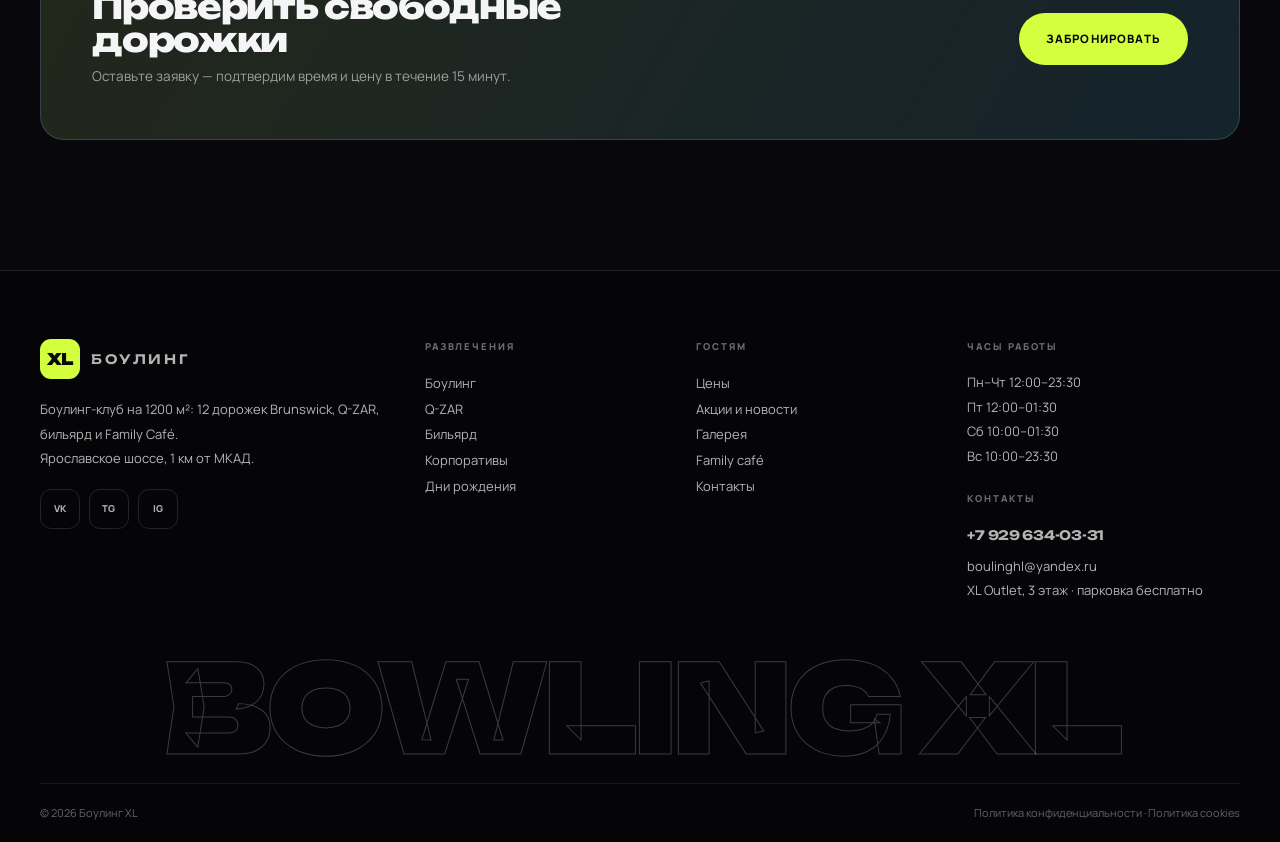
<file: prices/index.html>
<!DOCTYPE html>
<html lang="ru">
<head>
<meta charset="utf-8">
<meta name="viewport" content="width=device-width, initial-scale=1">
<title>Цены и тарифы</title>
<meta name="description" content="Боулинг XL — клуб на Ярославском шоссе, 1 км от МКАД. 12 дорожек, Q-ZAR, бильярд, Family Café.">
<link rel="stylesheet" href="../assets/fonts/fonts.css">
<link rel="stylesheet" href="../assets/css/site.css">
</head>
<body>
<header class="header">
  <div class="wrap">
    <a class="logo" href="../index.html" aria-label="Боулинг XL — на главную">
      <span class="logo__mark">XL</span>
      <span class="logo__word">Боулинг</span>
    </a>

    <nav class="nav" aria-label="Главное меню">
      <a href="../entertainment/bowling/index.html" data-nav="bowling">Боулинг</a>
      <a href="../entertainment/q-zar/index.html" data-nav="qzar">Q-ZAR</a>
      <a href="../entertainment/billiards/index.html" data-nav="billiards">Бильярд</a>
      <a href="../entertainment/korporativ/index.html" data-nav="parties">Праздники</a>
      <a href="../restaurant/index.html" data-nav="cafe">Family café</a>
      <a href="../prices/index.html" data-nav="prices" aria-current="page">Цены</a>
      <a href="../gallery/index.html" data-nav="gallery">Галерея</a>
    </nav>

    <div class="header__right">
      <a class="header__phone" href="tel:+79296340331">+7 929 634-03-31</a>
      <button class="btn btn--primary" data-open="book">Забронировать</button>
      <button class="burger" aria-label="Открыть меню" aria-expanded="false" aria-controls="mnav">
        <span></span><span></span><span></span>
      </button>
    </div>
  </div>
</header>

<div class="mobile-nav" id="mnav">
  <a href="../entertainment/bowling/index.html">Боулинг</a>
  <a href="../entertainment/q-zar/index.html">Q-ZAR</a>
  <a href="../entertainment/billiards/index.html">Бильярд</a>
  <a href="../entertainment/korporativ/index.html">Праздники и корпоративы</a>
  <a href="../entertainment/birthday/index.html">День рождения</a>
  <a href="../entertainment/children/index.html">Детям</a>
  <a href="../restaurant/index.html">Family café</a>
  <a href="../prices/index.html">Цены</a>
  <a href="../gallery/index.html">Галерея</a>
  <a href="../news-list/index.html">Акции и новости</a>
  <a href="../contacts/index.html">Контакты</a>
  <a class="m-phone" href="tel:+79296340331">+7 929 634-03-31</a>
  <button class="btn btn--primary btn--block" data-open="book">Забронировать дорожку</button>
</div>


<main>
  <section class="page-hero">
    <div class="page-hero__ph" style="background-image:url(../assets/img/hero-lane.jpg)"></div>
    <div class="page-hero__veil"></div>
    <div class="wrap">
      <nav class="breadcrumbs" aria-label="Хлебные крошки">
        <a href="../index.html">Главная</a><span class="sep">/</span><span>Цены</span>
      </nav>
      <h1 data-cms="prices/index.html:h1:0">Цены</h1>
      <p class="lead" data-cms="prices/index.html:p:0">Дорожки, бильярд и Q-ZAR — все тарифы в одном месте. Цены указаны за час игры,
      если не написано другое.</p>
      <div class="page-hero__meta">
        <div><b>1 800 ₽</b><span>дорожка, будни</span></div>
        <div><b>500 ₽</b><span>пул, час</span></div>
        <div><b>250 ₽</b><span>Q-ZAR, 15 мин</span></div>
        <div><b>8 000 ₽</b><span>анимация, 60 мин</span></div>
      </div>
    </div>
  </section>

  <section class="section">
    <div class="wrap">
      <div class="tabs" data-tabs role="tablist" aria-label="Разделы цен">
        <button class="tab" role="tab" aria-selected="true" aria-controls="p-bowl">Боулинг</button>
        <button class="tab" role="tab" aria-selected="false" aria-controls="p-bill">Бильярд</button>
        <button class="tab" role="tab" aria-selected="false" aria-controls="p-qzar">Q-ZAR</button>
        <button class="tab" role="tab" aria-selected="false" aria-controls="p-other">Праздники</button>
      </div>

      <div id="p-bowl" class="panel" role="tabpanel">
        <table class="ttable ttable--stack">
          <thead><tr><th>День</th><th>Время работы</th><th class="num">Цена за час</th></tr></thead>
          <tbody>
            <tr><td>Понедельник — четверг</td><td class="muted">12:00 — 23:30</td><td class="num" data-cms="prices/index.html:tdnum:0">1 800 ₽</td></tr>
            <tr><td>Пятница и предпраздничные дни</td><td class="muted">12:00 — 01:30</td><td class="num" data-cms="prices/index.html:tdnum:1">2 200 ₽</td></tr>
            <tr><td>Суббота и праздники</td><td class="muted">10:00 — 01:30</td><td class="num" data-cms="prices/index.html:tdnum:2">2 400 ₽</td></tr>
            <tr><td>Воскресенье</td><td class="muted">10:00 — 23:30</td><td class="num" data-cms="prices/index.html:tdnum:3">2 200 ₽</td></tr>
          </tbody>
        </table>
        <div class="note">
          <svg width="15" height="15" viewBox="0 0 24 24" fill="none" stroke="#D4FF3F" stroke-width="2"><circle cx="12" cy="12" r="9"/><path d="M12 8v5M12 16h.01"/></svg>
          Дорожка — на компанию до 6 человек, прокат ботинок включён.
        </div>
      </div>

      <div id="p-bill" class="panel" role="tabpanel" hidden>
        <table class="ttable ttable--stack">
          <thead><tr><th>Стол</th><th>Что это</th><th class="num">Цена за час</th></tr></thead>
          <tbody>
            <tr><td>Американский пул</td><td class="muted">Два стола, лузы, классические шары</td><td class="num" data-cms="prices/index.html:tdnum:4">500 ₽</td></tr>
            <tr><td>Русский бильярд</td><td class="muted">Два стола с большими лузами</td><td class="num" data-cms="prices/index.html:tdnum:5">700 ₽</td></tr>
          </tbody>
        </table>
        <div class="note">
          <svg width="15" height="15" viewBox="0 0 24 24" fill="none" stroke="#D4FF3F" stroke-width="2"><circle cx="12" cy="12" r="9"/><path d="M12 8v5M12 16h.01"/></svg>
          Цена за стол, количество игроков не ограничено.
        </div>
      </div>

      <div id="p-qzar" class="panel" role="tabpanel" hidden>
        <div class="ttable-scroll"><table class="ttable">
          <thead><tr><th>Зал Q-ZAR</th><th>Длительность</th><th class="num">Будни</th><th class="num">Выходные</th></tr></thead>
          <tbody>
            <tr><td>Аренда на 20 жилетов</td><td class="muted">30 минут</td><td class="num" data-cms="prices/index.html:tdnum:6">3 500 ₽</td><td class="num" data-cms="prices/index.html:tdnum:7">6 000 ₽</td></tr>
            <tr><td>Аренда на 20 жилетов</td><td class="muted">60 минут</td><td class="num" data-cms="prices/index.html:tdnum:8">6 000 ₽</td><td class="num" data-cms="prices/index.html:tdnum:9">10 000 ₽</td></tr>
            <tr><td>Игра одного игрока</td><td class="muted">15 минут</td><td class="num" data-cms="prices/index.html:tdnum:10">250 ₽</td><td class="num" data-cms="prices/index.html:tdnum:11">300 ₽</td></tr>
            <tr><td>Дополнительный жилет</td><td class="muted">15 минут</td><td class="num" data-cms="prices/index.html:tdnum:12">250 ₽</td><td class="num" data-cms="prices/index.html:tdnum:13">300 ₽</td></tr>
          </tbody>
        </table></div>
        <div class="note">
          <svg width="15" height="15" viewBox="0 0 24 24" fill="none" stroke="#D4FF3F" stroke-width="2"><circle cx="12" cy="12" r="9"/><path d="M12 8v5M12 16h.01"/></svg>
          Если игроков больше 20, каждый следующий жилет оплачивается за 15 минут.
        </div>
      </div>

      <div id="p-other" class="panel" role="tabpanel" hidden>
        <table class="ttable ttable--stack">
          <thead><tr><th>Услуга</th><th>Длительность</th><th class="num">Стоимость</th></tr></thead>
          <tbody>
            <tr><td>Анимационная программа</td><td class="muted">60 минут, 1 аниматор</td><td class="num" data-cms="prices/index.html:tdnum:14">8 000 ₽</td></tr>
            <tr><td>Банкетный зал</td><td class="muted">до 150 мест</td><td class="num" data-cms="prices/index.html:tdnum:15">по расчёту</td></tr>
            <tr><td>Торт на заказ</td><td class="muted">по заказу</td><td class="num" data-cms="prices/index.html:tdnum:16">по расчёту</td></tr>
            <tr><td>Подарочный сертификат</td><td class="muted">на любую сумму</td><td class="num" data-cms="prices/index.html:tdnum:17">от 2 000 ₽</td></tr>
          </tbody>
        </table>
        <div class="note">
          <svg width="15" height="15" viewBox="0 0 24 24" fill="none" stroke="#D4FF3F" stroke-width="2"><circle cx="12" cy="12" r="9"/><path d="M12 8v5M12 16h.01"/></svg>
          Пакеты для праздников считаем индивидуально — <a href="../entertainment/korporativ/index.html" style="color:var(--lime)">оставьте заявку</a>.
        </div>
      </div>
    </div>
  </section>

  <section class="section section--price">
    <div class="wrap">
      <div class="shead"><h2 data-cms="prices/index.html:h2:0">Что ещё <em>входит</em></h2><p data-cms="prices/index.html:p:1">Без мелких доплат: обувь, шары и помощь инструктора уже в цене дорожки.</p></div>
      <div class="extras">
        <div class="extra"><div><b>Прокат ботинок</b><em>размеры 33–50</em></div><span>включено</span></div>
        <div class="extra"><div><b>Помощь инструктора</b><em>для новичков</em></div><span>включено</span></div>
        <div class="extra"><div><b>Парковка XL Outlet</b><em>у входа в клуб</em></div><span>включено</span></div>
      </div>
    </div>
  </section>

  <section class="section" style="padding-top:0">
    <div class="wrap">
      <div class="cta-strip">
        <div><h2 data-cms="prices/index.html:h2:1">Проверить свободные дорожки</h2><p data-cms="prices/index.html:p:2">Оставьте заявку — подтвердим время и цену в течение 15 минут.</p></div>
        <button class="btn btn--primary" data-open="book">Забронировать</button>
      </div>
    </div>
  </section>
</main>

﻿<footer class="footer">
  <div class="wrap">
    <div class="footer__grid">
      <div>
        <a class="logo" href="../index.html" style="margin-bottom:18px">
          <span class="logo__mark">XL</span>
          <span class="logo__word">Боулинг</span>
        </a>
        <p data-cms="prices/index.html:p:3">Боулинг-клуб на 1200 м²: 12 дорожек Brunswick, Q-ZAR, бильярд и Family Café.<br>Ярославское шоссе, 1 км от МКАД.</p>
        <div class="socials">
          <a href="https://vk.com/xl_bowling" aria-label="ВКонтакте">VK</a>
          <a href="https://t.me/xl_bowling" aria-label="Telegram">TG</a>
          <a href="https://instagram.com/bowlingxl" aria-label="Instagram">IG</a>
        </div>
      </div>

      <div>
        <h5>Развлечения</h5>
        <a href="../entertainment/bowling/index.html">Боулинг</a><br>
        <a href="../entertainment/q-zar/index.html">Q-ZAR</a><br>
        <a href="../entertainment/billiards/index.html">Бильярд</a><br>
        <a href="../entertainment/korporativ/index.html">Корпоративы</a><br>
        <a href="../entertainment/birthday/index.html">Дни рождения</a>
      </div>

      <div>
        <h5>Гостям</h5>
        <a href="../prices/index.html">Цены</a><br>
        <a href="../news-list/index.html">Акции и новости</a><br>
        <a href="../gallery/index.html">Галерея</a><br>
        <a href="../restaurant/index.html">Family café</a><br>
        <a href="../contacts/index.html">Контакты</a>
      </div>

      <div>
        <h5>Часы работы</h5>
        <p data-cms="prices/index.html:p:4">Пн–Чт 12:00–23:30<br>Пт 12:00–01:30<br>Сб 10:00–01:30<br>Вс 10:00–23:30</p>
        <h5 style="margin-top:22px">Контакты</h5>
        <a class="footer__tel" href="tel:+79296340331">+7 929 634-03-31</a>
        <p style="margin-top:6px" data-cms="prices/index.html:p:5"><a href="mailto:boulinghl@yandex.ru">boulinghl@yandex.ru</a><br>
        XL Outlet, 3 этаж · парковка бесплатно</p>
      </div>
    </div>

    <div class="footer__word">BOWLING XL</div>

    <div class="footer__bottom">
      <span>© 2026 Боулинг XL</span>
      <span>Политика конфиденциальности · Политика cookies</span>
    </div>
  </div>
</footer>

<dialog class="modal" id="book" aria-labelledby="book-title">
  <div class="modal__in">
    <button class="modal__close" aria-label="Закрыть">×</button>
    <div class="eyebrow" data-cms="prices/index.html:eyebrow:0">Бронирование</div>
    <h3 id="book-title" data-cms="prices/index.html:h3:0">Забронировать дорожку</h3>
    <p data-cms="prices/index.html:p:6">Оставьте заявку — перезвоним в течение 15 минут, подтвердим время и расскажем про свободные дорожки.</p>
    <form data-demo>
      <div class="field"><label for="b-name">Имя</label><input id="b-name" name="name" placeholder="Как к вам обращаться" required></div>
      <div class="field"><label for="b-phone">Телефон</label><input id="b-phone" name="phone" type="tel" placeholder="+7 (___) ___-__-__" required></div>
      <div class="field"><label for="b-date">Дата</label><input id="b-date" name="date" type="date"></div>
      <div class="field"><label for="b-time">Время</label><input id="b-time" name="time" type="time" value="19:00"></div>
      <div class="field"><label for="b-guests">Гостей</label>
        <select id="b-guests" name="guests">
          <option>2–4 человека</option><option selected>5–6 человек</option><option>7–12 человек</option><option>Больше 12</option>
        </select>
      </div>
      <div class="field"><label for="b-lanes">Дорожек</label>
        <select id="b-lanes" name="lanes"><option selected>1</option><option>2</option><option>3</option><option>4 и больше</option></select>
      </div>
      <button class="btn btn--primary btn--block" type="submit">Отправить заявку</button>
      <small style="color:var(--muted2);font-size:10.5px;line-height:1.5">Нажимая кнопку, вы соглашаетесь с политикой обработки персональных данных.</small>
    </form>
    <div class="modal__success" hidden>
      <div style="font-size:40px;line-height:1;margin-bottom:10px">🎳</div>
      <h3 data-cms="prices/index.html:h3:1">Заявка отправлена</h3>
      <p data-cms="prices/index.html:p:7">Менеджер перезвонит в течение 15 минут и подтвердит бронь. Если планы изменятся — просто позвоните: +7 929 634-03-31.</p>
      <button class="btn btn--primary btn--block" style="margin-top:22px" onclick="this.closest('dialog').close()">Хорошо</button>
    </div>
  </div>
</dialog>

<dialog class="modal" id="lightbox" aria-label="Просмотр фото">
  <div class="modal__in" style="padding:12px">
    <button class="modal__close" aria-label="Закрыть">×</button>
    <img alt="" src="[data-uri]" style="width:100%;height:auto;border-radius:14px;display:block">
  </div>
</dialog>

<script src="../assets/js/site.js" defer></script>
</body>
</html>
</file>
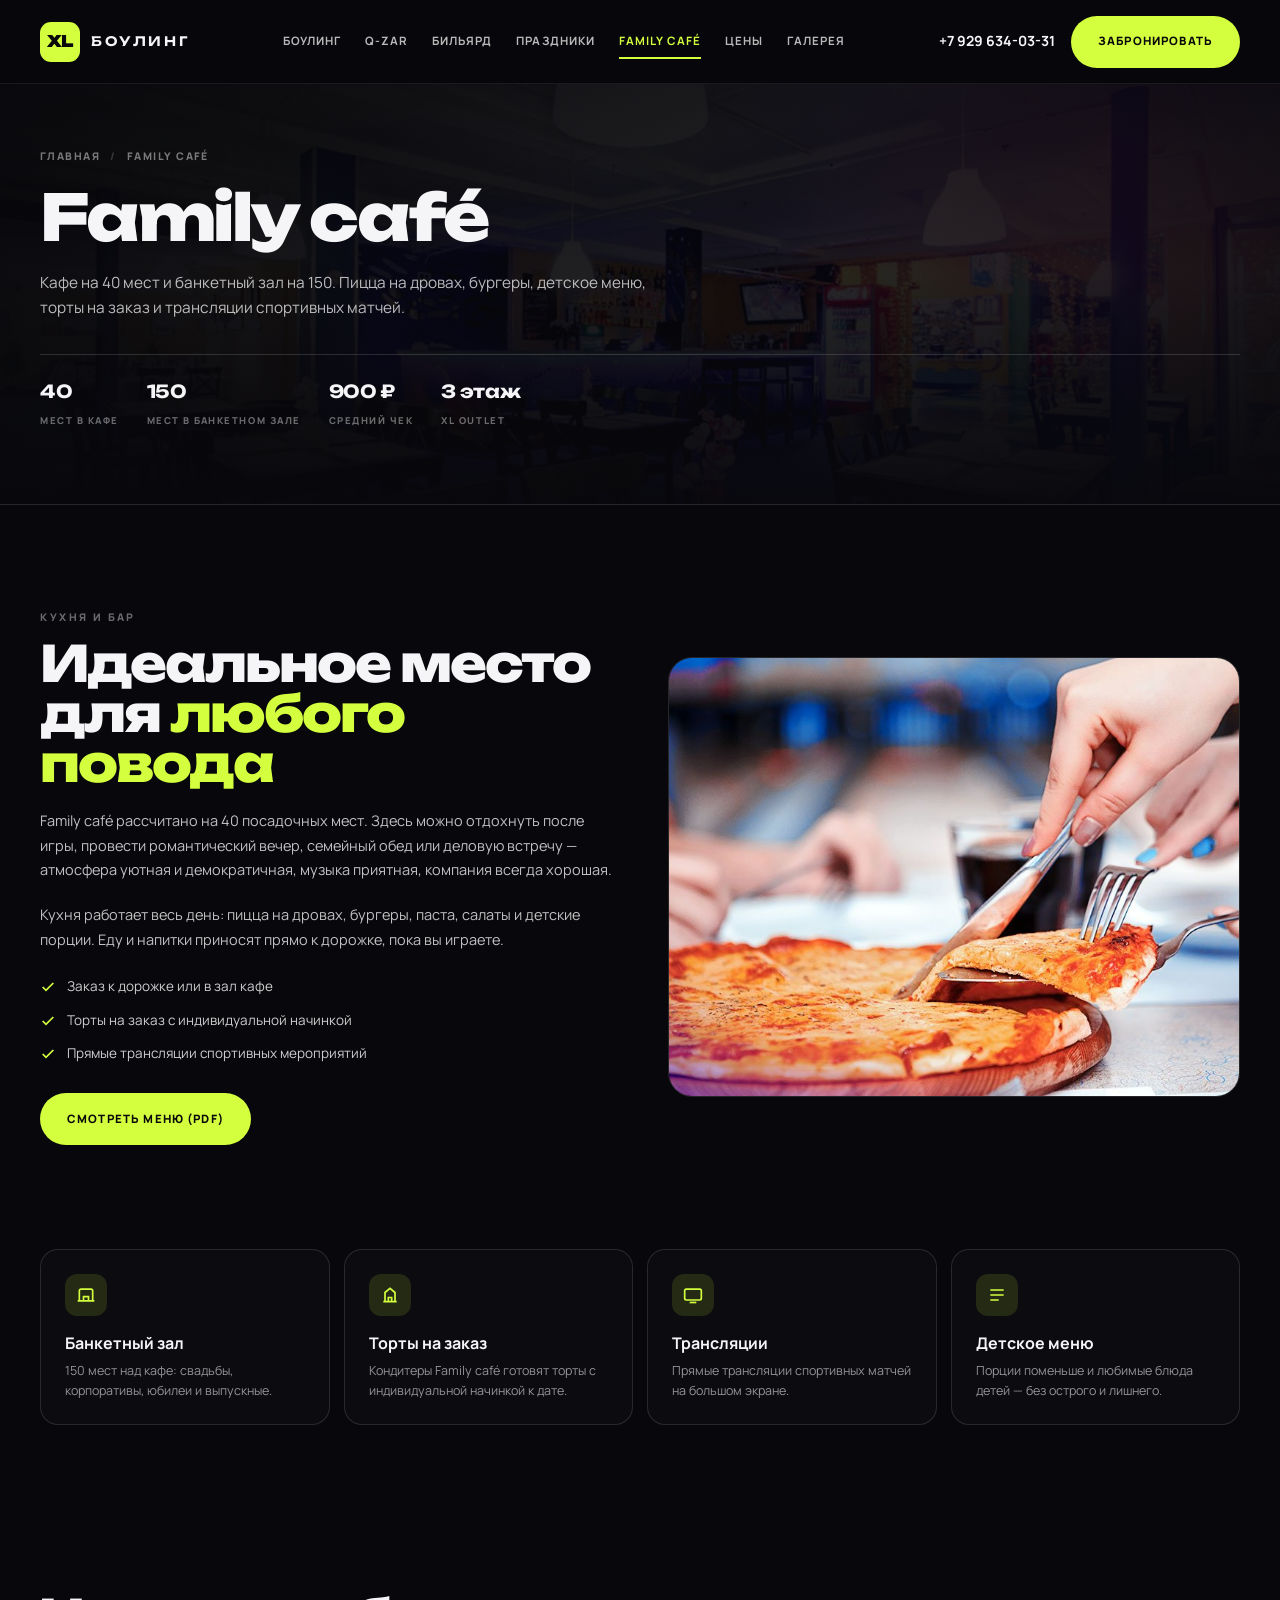
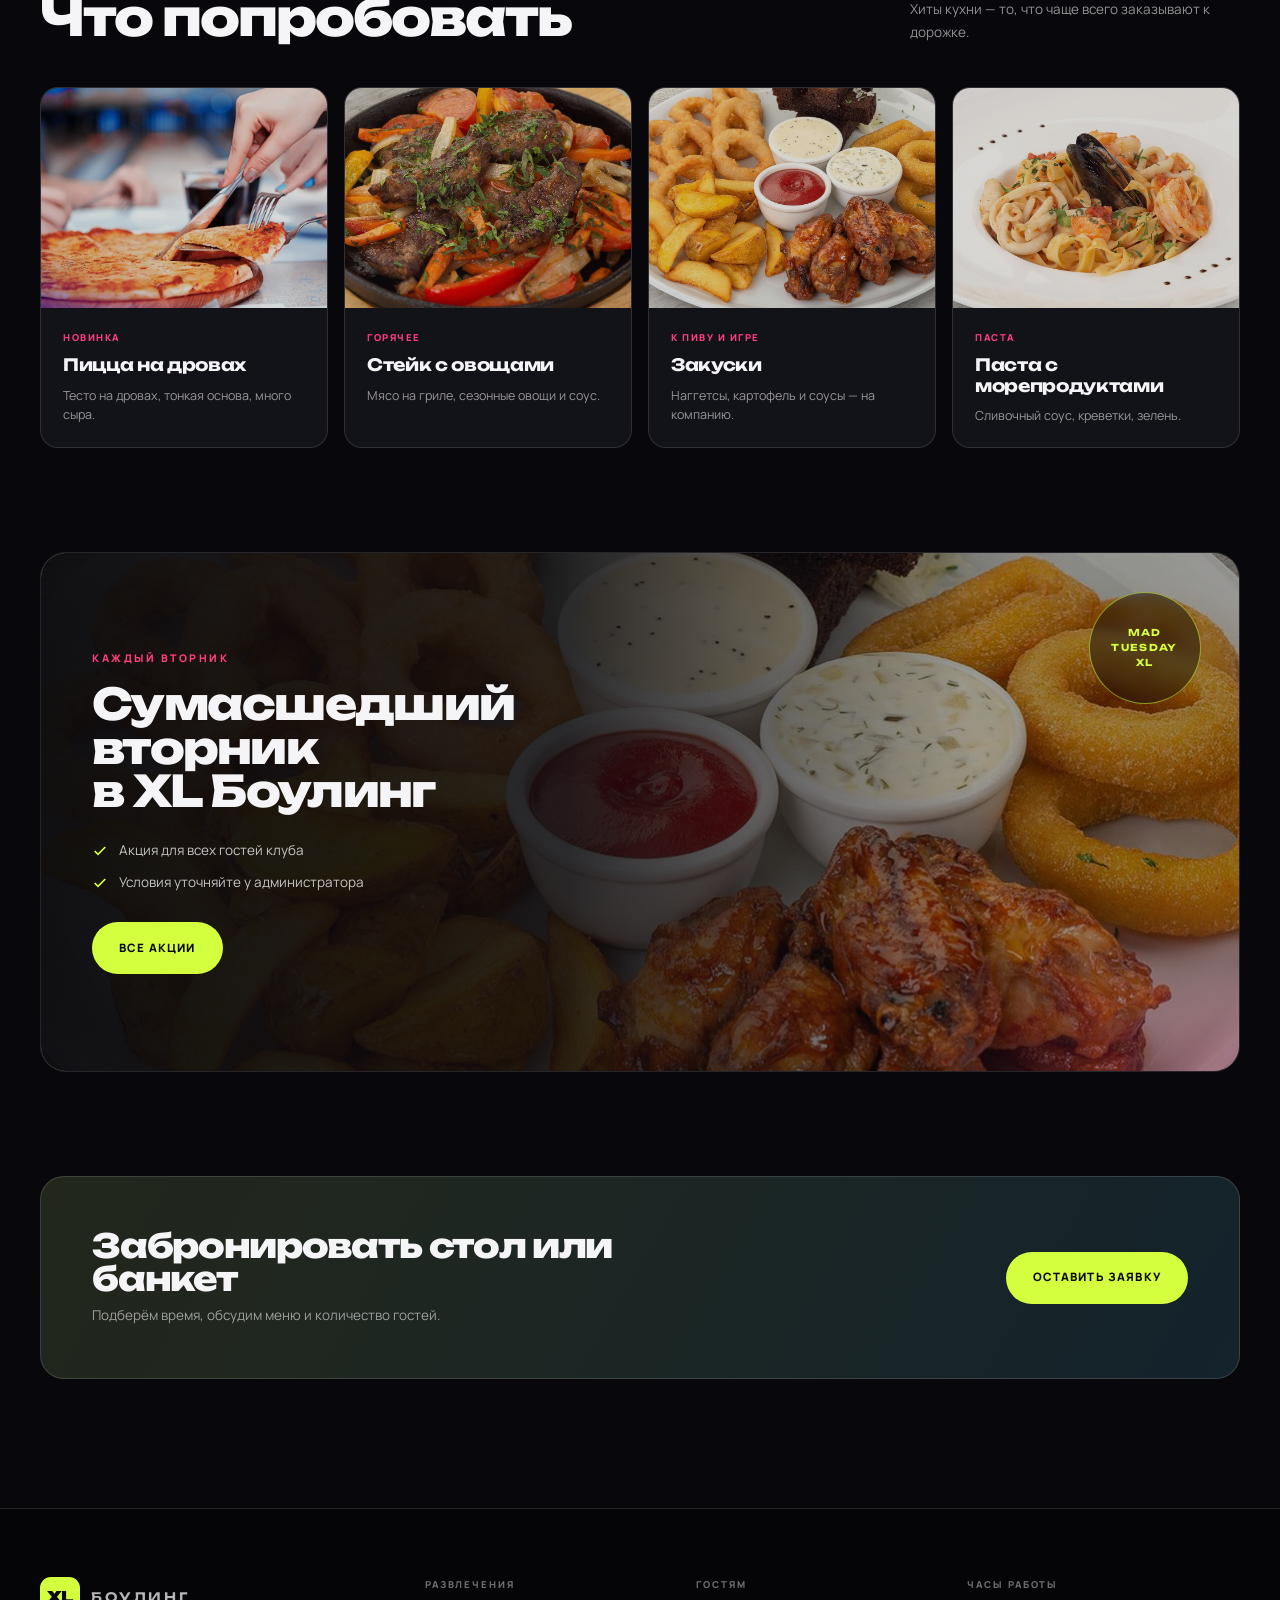
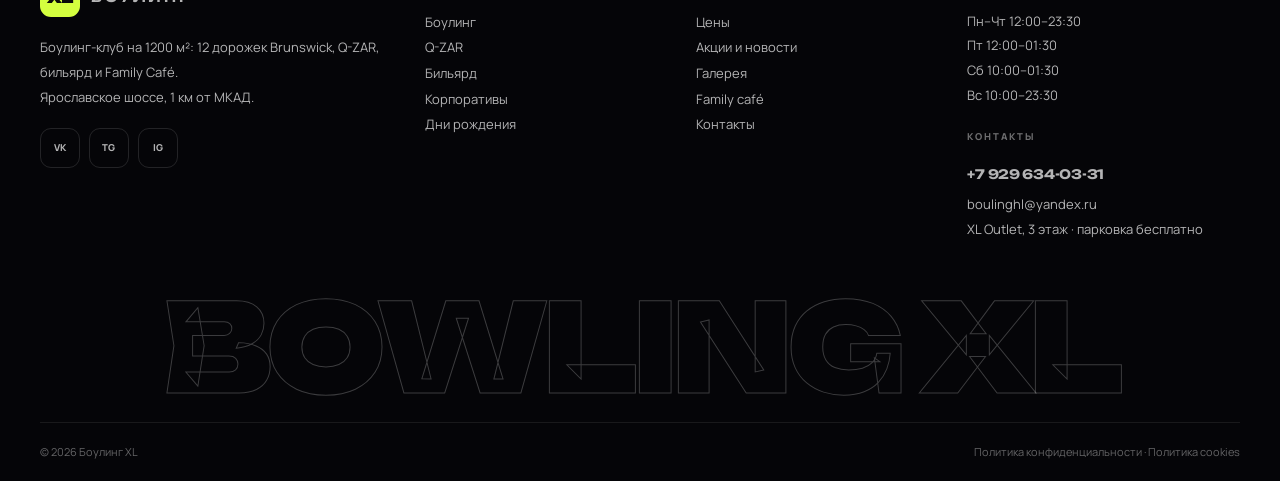
<file: restaurant/index.html>
<!DOCTYPE html>
<html lang="ru">
<head>
<meta charset="utf-8">
<meta name="viewport" content="width=device-width, initial-scale=1">
<title>Family café и банкетный зал</title>
<meta name="description" content="Боулинг XL — клуб на Ярославском шоссе, 1 км от МКАД. 12 дорожек, Q-ZAR, бильярд, Family Café.">
<link rel="stylesheet" href="../assets/fonts/fonts.css">
<link rel="stylesheet" href="../assets/css/site.css">
</head>
<body>
<header class="header">
  <div class="wrap">
    <a class="logo" href="../index.html" aria-label="Боулинг XL — на главную">
      <span class="logo__mark">XL</span>
      <span class="logo__word">Боулинг</span>
    </a>

    <nav class="nav" aria-label="Главное меню">
      <a href="../entertainment/bowling/index.html" data-nav="bowling">Боулинг</a>
      <a href="../entertainment/q-zar/index.html" data-nav="qzar">Q-ZAR</a>
      <a href="../entertainment/billiards/index.html" data-nav="billiards">Бильярд</a>
      <a href="../entertainment/korporativ/index.html" data-nav="parties">Праздники</a>
      <a href="../restaurant/index.html" data-nav="cafe" aria-current="page">Family café</a>
      <a href="../prices/index.html" data-nav="prices">Цены</a>
      <a href="../gallery/index.html" data-nav="gallery">Галерея</a>
    </nav>

    <div class="header__right">
      <a class="header__phone" href="tel:+79296340331">+7 929 634-03-31</a>
      <button class="btn btn--primary" data-open="book">Забронировать</button>
      <button class="burger" aria-label="Открыть меню" aria-expanded="false" aria-controls="mnav">
        <span></span><span></span><span></span>
      </button>
    </div>
  </div>
</header>

<div class="mobile-nav" id="mnav">
  <a href="../entertainment/bowling/index.html">Боулинг</a>
  <a href="../entertainment/q-zar/index.html">Q-ZAR</a>
  <a href="../entertainment/billiards/index.html">Бильярд</a>
  <a href="../entertainment/korporativ/index.html">Праздники и корпоративы</a>
  <a href="../entertainment/birthday/index.html">День рождения</a>
  <a href="../entertainment/children/index.html">Детям</a>
  <a href="../restaurant/index.html">Family café</a>
  <a href="../prices/index.html">Цены</a>
  <a href="../gallery/index.html">Галерея</a>
  <a href="../news-list/index.html">Акции и новости</a>
  <a href="../contacts/index.html">Контакты</a>
  <a class="m-phone" href="tel:+79296340331">+7 929 634-03-31</a>
  <button class="btn btn--primary btn--block" data-open="book">Забронировать дорожку</button>
</div>


<main>
  <section class="page-hero">
    <div class="page-hero__ph" style="background-image:url(../assets/img/zone-cafe.jpg)"></div>
    <div class="page-hero__veil"></div>
    <div class="wrap">
      <nav class="breadcrumbs" aria-label="Хлебные крошки">
        <a href="../index.html">Главная</a><span class="sep">/</span><span>Family café</span>
      </nav>
      <h1 data-cms="restaurant/index.html:h1:0">Family café</h1>
      <p class="lead" data-cms="restaurant/index.html:p:0">Кафе на 40 мест и банкетный зал на 150. Пицца на дровах, бургеры, детское меню, торты на заказ
      и трансляции спортивных матчей.</p>
      <div class="page-hero__meta">
        <div><b>40</b><span>мест в кафе</span></div>
        <div><b>150</b><span>мест в банкетном зале</span></div>
        <div><b>900 ₽</b><span>средний чек</span></div>
        <div><b>3 этаж</b><span>XL Outlet</span></div>
      </div>
    </div>
  </section>

  <section class="section">
    <div class="wrap split">
      <div>
        <div class="eyebrow" data-cms="restaurant/index.html:eyebrow:0">Кухня и бар</div>
        <h2 data-cms="restaurant/index.html:h2:0">Идеальное место<br>для <em>любого повода</em></h2>
        <p data-cms="restaurant/index.html:p:1">Family café рассчитано на 40 посадочных мест. Здесь можно отдохнуть после игры, провести романтический вечер,
        семейный обед или деловую встречу — атмосфера уютная и демократичная, музыка приятная, компания всегда хорошая.</p>
        <p data-cms="restaurant/index.html:p:2">Кухня работает весь день: пицца на дровах, бургеры, паста, салаты и детские порции. Еду и напитки
        приносят прямо к дорожке, пока вы играете.</p>
        <ul>
          <li><svg width="16" height="16" viewBox="0 0 24 24" fill="none" stroke="#D4FF3F" stroke-width="2.6"><path d="M4 12l5 5L20 6"/></svg>Заказ к дорожке или в зал кафе</li>
          <li><svg width="16" height="16" viewBox="0 0 24 24" fill="none" stroke="#D4FF3F" stroke-width="2.6"><path d="M4 12l5 5L20 6"/></svg>Торты на заказ с индивидуальной начинкой</li>
          <li><svg width="16" height="16" viewBox="0 0 24 24" fill="none" stroke="#D4FF3F" stroke-width="2.6"><path d="M4 12l5 5L20 6"/></svg>Прямые трансляции спортивных мероприятий</li>
        </ul>
        <a class="btn btn--primary" href="https://xlbowling.ru/wp-content/uploads/2026/10/novoe-menyu.pdf" target="_blank" rel="noopener">Смотреть меню (PDF)</a>
      </div>
      <div class="split__media"><img src="../assets/img/food-pizza.jpg" alt="Пицца на дровах в Family Café"></div>
    </div>
  </section>

  <section class="section section--tight" style="padding-top:0">
    <div class="wrap">
      <div class="fgrid">
        <div class="fcard">
          <div class="fcard__ico"><svg width="20" height="20" viewBox="0 0 24 24" fill="none" stroke="currentColor" stroke-width="2"><path d="M4 19V7a2 2 0 0 1 2-2h12a2 2 0 0 1 2 2v12"/><path d="M2 19h20M9 19v-5h6v5"/></svg></div>
          <h3 data-cms="restaurant/index.html:h3:0">Банкетный зал</h3>
          <p data-cms="restaurant/index.html:p:3">150 мест над кафе: свадьбы, корпоративы, юбилеи и выпускные.</p>
        </div>
        <div class="fcard">
          <div class="fcard__ico"><svg width="20" height="20" viewBox="0 0 24 24" fill="none" stroke="currentColor" stroke-width="2"><path d="M4 20h16M6 20V9l6-5 6 5v11"/><path d="M10 20v-5h4v5"/></svg></div>
          <h3 data-cms="restaurant/index.html:h3:1">Торты на заказ</h3>
          <p data-cms="restaurant/index.html:p:4">Кондитеры Family café готовят торты с индивидуальной начинкой к дате.</p>
        </div>
        <div class="fcard">
          <div class="fcard__ico"><svg width="20" height="20" viewBox="0 0 24 24" fill="none" stroke="currentColor" stroke-width="2"><rect x="2" y="5" width="20" height="13" rx="2"/><path d="M8 21h8"/></svg></div>
          <h3 data-cms="restaurant/index.html:h3:2">Трансляции</h3>
          <p data-cms="restaurant/index.html:p:5">Прямые трансляции спортивных матчей на большом экране.</p>
        </div>
        <div class="fcard">
          <div class="fcard__ico"><svg width="20" height="20" viewBox="0 0 24 24" fill="none" stroke="currentColor" stroke-width="2"><path d="M4 6h16M4 12h16M4 18h10"/></svg></div>
          <h3 data-cms="restaurant/index.html:h3:3">Детское меню</h3>
          <p data-cms="restaurant/index.html:p:6">Порции поменьше и любимые блюда детей — без острого и лишнего.</p>
        </div>
      </div>
    </div>
  </section>

  <section class="section">
    <div class="wrap">
      <div class="shead"><h2 data-cms="restaurant/index.html:h2:1">Что попробовать</h2><p data-cms="restaurant/index.html:p:7">Хиты кухни — то, что чаще всего заказывают к дорожке.</p></div>
      <div class="news" style="grid-template-columns:repeat(4,1fr)">
        <div class="newscard">
          <div class="newscard__ph" style="height:220px;background-image:url(../assets/img/food-pizza.jpg)"></div>
          <div class="newscard__body"><time data-cms="restaurant/index.html:time:0">Новинка</time><h3 data-cms="restaurant/index.html:h3:4">Пицца на дровах</h3><p data-cms="restaurant/index.html:p:8">Тесто на дровах, тонкая основа, много сыра.</p></div>
        </div>
        <div class="newscard">
          <div class="newscard__ph" style="height:220px;background-image:url(../assets/img/food-steak.jpg)"></div>
          <div class="newscard__body"><time data-cms="restaurant/index.html:time:1">Горячее</time><h3 data-cms="restaurant/index.html:h3:5">Стейк с овощами</h3><p data-cms="restaurant/index.html:p:9">Мясо на гриле, сезонные овощи и соус.</p></div>
        </div>
        <div class="newscard">
          <div class="newscard__ph" style="height:220px;background-image:url(../assets/img/food-nuggets.jpg)"></div>
          <div class="newscard__body"><time data-cms="restaurant/index.html:time:2">К пиву и игре</time><h3 data-cms="restaurant/index.html:h3:6">Закуски</h3><p data-cms="restaurant/index.html:p:10">Наггетсы, картофель и соусы — на компанию.</p></div>
        </div>
        <div class="newscard">
          <div class="newscard__ph" style="height:220px;background-image:url(../assets/img/food-pasta.jpg)"></div>
          <div class="newscard__body"><time data-cms="restaurant/index.html:time:3">Паста</time><h3 data-cms="restaurant/index.html:h3:7">Паста с морепродуктами</h3><p data-cms="restaurant/index.html:p:11">Сливочный соус, креветки, зелень.</p></div>
        </div>
      </div>
    </div>
  </section>

  <section class="section" style="padding-top:0">
    <div class="wrap">
      <div class="banner">
        <div class="banner__ph" style="background-image:url(../assets/img/food-nuggets.jpg)"></div>
        <div class="stamp">MAD<br>tuesday<br>XL</div>
        <div class="banner__in">
          <div class="eyebrow" style="color:var(--pink)" data-cms="restaurant/index.html:eyebrow:1">Каждый вторник</div>
          <h2 data-cms="restaurant/index.html:h2:2">Сумасшедший вторник<br>в XL Боулинг</h2>
          <ul>
            <li><svg width="16" height="16" viewBox="0 0 24 24" fill="none" stroke="#D4FF3F" stroke-width="2.6"><path d="M4 12l5 5L20 6"/></svg>Акция для всех гостей клуба</li>
            <li><svg width="16" height="16" viewBox="0 0 24 24" fill="none" stroke="#D4FF3F" stroke-width="2.6"><path d="M4 12l5 5L20 6"/></svg>Условия уточняйте у администратора</li>
          </ul>
          <a class="btn btn--primary" href="../news-list/index.html">Все акции</a>
        </div>
      </div>
    </div>
  </section>

  <section class="section" style="padding-top:0">
    <div class="wrap">
      <div class="cta-strip">
        <div><h2 data-cms="restaurant/index.html:h2:3">Забронировать стол или банкет</h2><p data-cms="restaurant/index.html:p:12">Подберём время, обсудим меню и количество гостей.</p></div>
        <button class="btn btn--primary" data-open="book">Оставить заявку</button>
      </div>
    </div>
  </section>
</main>

﻿<footer class="footer">
  <div class="wrap">
    <div class="footer__grid">
      <div>
        <a class="logo" href="../index.html" style="margin-bottom:18px">
          <span class="logo__mark">XL</span>
          <span class="logo__word">Боулинг</span>
        </a>
        <p data-cms="restaurant/index.html:p:13">Боулинг-клуб на 1200 м²: 12 дорожек Brunswick, Q-ZAR, бильярд и Family Café.<br>Ярославское шоссе, 1 км от МКАД.</p>
        <div class="socials">
          <a href="https://vk.com/xl_bowling" aria-label="ВКонтакте">VK</a>
          <a href="https://t.me/xl_bowling" aria-label="Telegram">TG</a>
          <a href="https://instagram.com/bowlingxl" aria-label="Instagram">IG</a>
        </div>
      </div>

      <div>
        <h5>Развлечения</h5>
        <a href="../entertainment/bowling/index.html">Боулинг</a><br>
        <a href="../entertainment/q-zar/index.html">Q-ZAR</a><br>
        <a href="../entertainment/billiards/index.html">Бильярд</a><br>
        <a href="../entertainment/korporativ/index.html">Корпоративы</a><br>
        <a href="../entertainment/birthday/index.html">Дни рождения</a>
      </div>

      <div>
        <h5>Гостям</h5>
        <a href="../prices/index.html">Цены</a><br>
        <a href="../news-list/index.html">Акции и новости</a><br>
        <a href="../gallery/index.html">Галерея</a><br>
        <a href="../restaurant/index.html">Family café</a><br>
        <a href="../contacts/index.html">Контакты</a>
      </div>

      <div>
        <h5>Часы работы</h5>
        <p data-cms="restaurant/index.html:p:14">Пн–Чт 12:00–23:30<br>Пт 12:00–01:30<br>Сб 10:00–01:30<br>Вс 10:00–23:30</p>
        <h5 style="margin-top:22px">Контакты</h5>
        <a class="footer__tel" href="tel:+79296340331">+7 929 634-03-31</a>
        <p style="margin-top:6px" data-cms="restaurant/index.html:p:15"><a href="mailto:boulinghl@yandex.ru">boulinghl@yandex.ru</a><br>
        XL Outlet, 3 этаж · парковка бесплатно</p>
      </div>
    </div>

    <div class="footer__word">BOWLING XL</div>

    <div class="footer__bottom">
      <span>© 2026 Боулинг XL</span>
      <span>Политика конфиденциальности · Политика cookies</span>
    </div>
  </div>
</footer>

<dialog class="modal" id="book" aria-labelledby="book-title">
  <div class="modal__in">
    <button class="modal__close" aria-label="Закрыть">×</button>
    <div class="eyebrow" data-cms="restaurant/index.html:eyebrow:2">Бронирование</div>
    <h3 id="book-title" data-cms="restaurant/index.html:h3:8">Забронировать дорожку</h3>
    <p data-cms="restaurant/index.html:p:16">Оставьте заявку — перезвоним в течение 15 минут, подтвердим время и расскажем про свободные дорожки.</p>
    <form data-demo>
      <div class="field"><label for="b-name">Имя</label><input id="b-name" name="name" placeholder="Как к вам обращаться" required></div>
      <div class="field"><label for="b-phone">Телефон</label><input id="b-phone" name="phone" type="tel" placeholder="+7 (___) ___-__-__" required></div>
      <div class="field"><label for="b-date">Дата</label><input id="b-date" name="date" type="date"></div>
      <div class="field"><label for="b-time">Время</label><input id="b-time" name="time" type="time" value="19:00"></div>
      <div class="field"><label for="b-guests">Гостей</label>
        <select id="b-guests" name="guests">
          <option>2–4 человека</option><option selected>5–6 человек</option><option>7–12 человек</option><option>Больше 12</option>
        </select>
      </div>
      <div class="field"><label for="b-lanes">Дорожек</label>
        <select id="b-lanes" name="lanes"><option selected>1</option><option>2</option><option>3</option><option>4 и больше</option></select>
      </div>
      <button class="btn btn--primary btn--block" type="submit">Отправить заявку</button>
      <small style="color:var(--muted2);font-size:10.5px;line-height:1.5">Нажимая кнопку, вы соглашаетесь с политикой обработки персональных данных.</small>
    </form>
    <div class="modal__success" hidden>
      <div style="font-size:40px;line-height:1;margin-bottom:10px">🎳</div>
      <h3 data-cms="restaurant/index.html:h3:9">Заявка отправлена</h3>
      <p data-cms="restaurant/index.html:p:17">Менеджер перезвонит в течение 15 минут и подтвердит бронь. Если планы изменятся — просто позвоните: +7 929 634-03-31.</p>
      <button class="btn btn--primary btn--block" style="margin-top:22px" onclick="this.closest('dialog').close()">Хорошо</button>
    </div>
  </div>
</dialog>

<dialog class="modal" id="lightbox" aria-label="Просмотр фото">
  <div class="modal__in" style="padding:12px">
    <button class="modal__close" aria-label="Закрыть">×</button>
    <img alt="" src="[data-uri]" style="width:100%;height:auto;border-radius:14px;display:block">
  </div>
</dialog>

<script src="../assets/js/site.js" defer></script>
</body>
</html>
</file>
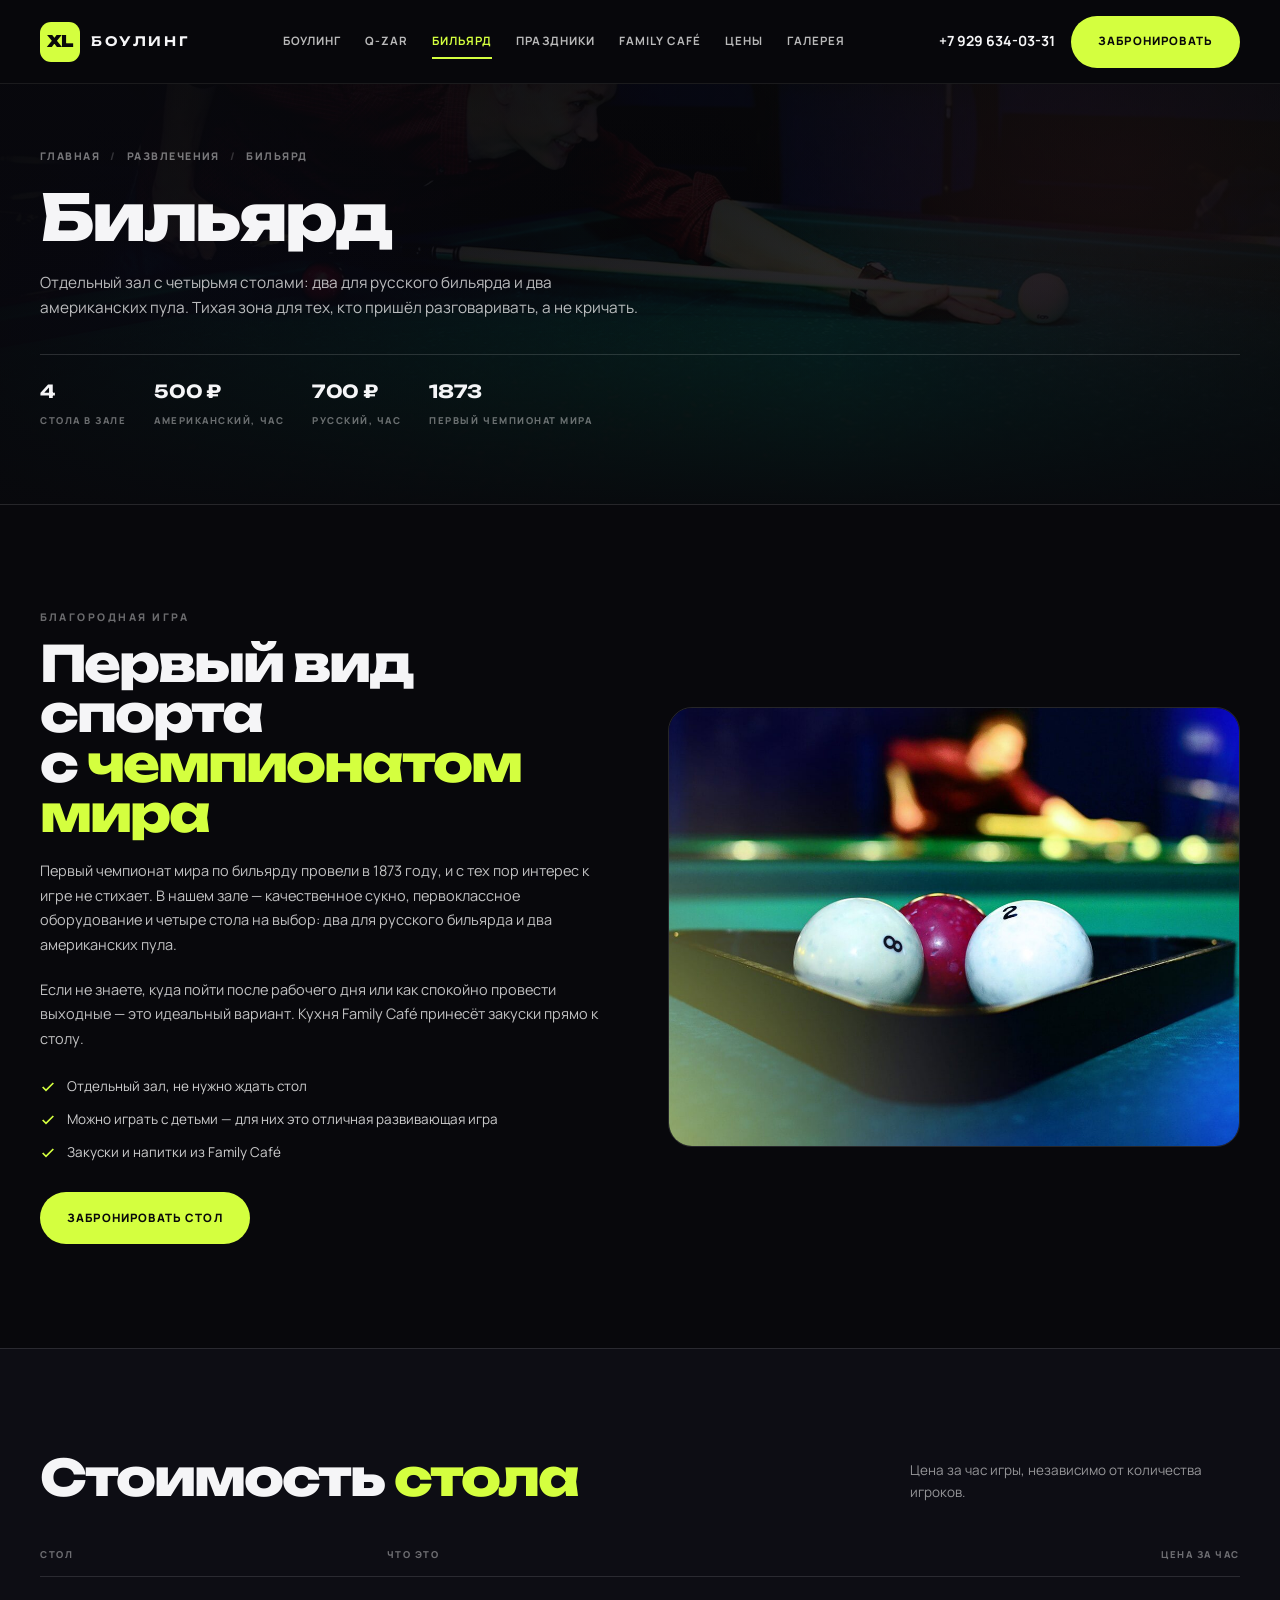
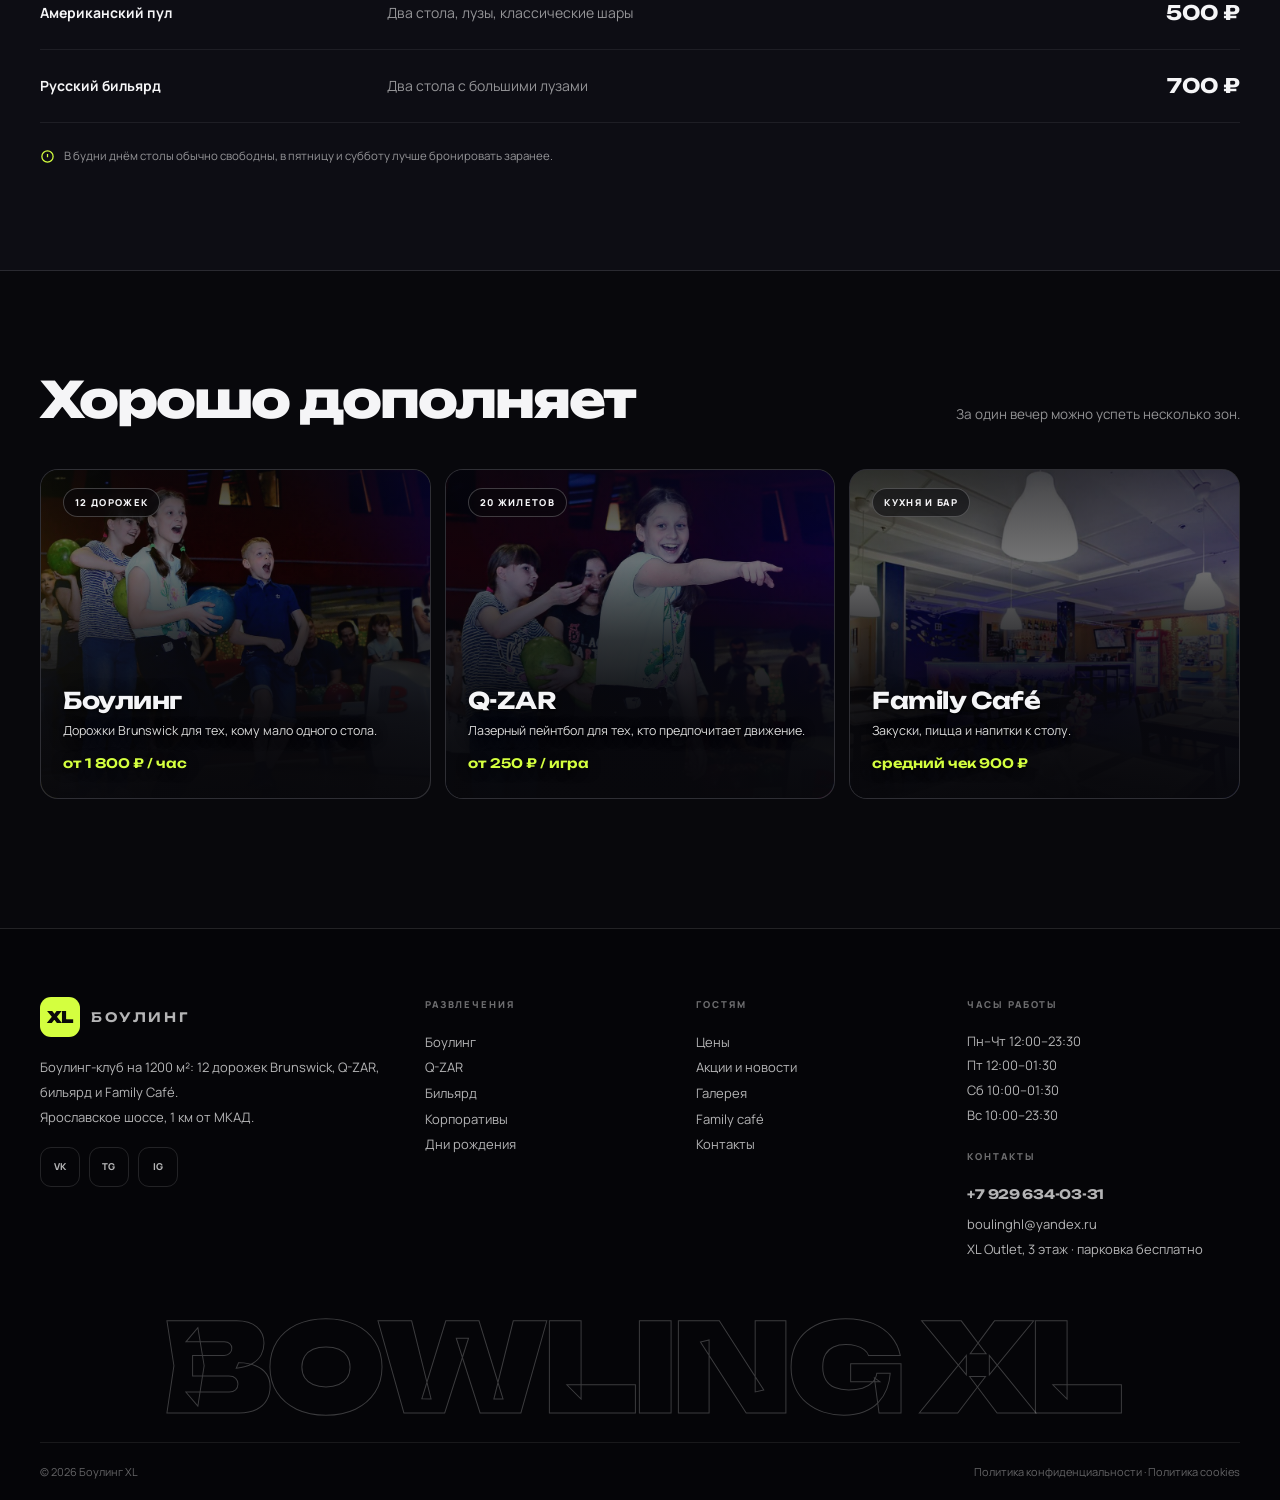
<file: entertainment/billiards/index.html>
﻿<!DOCTYPE html>
<html lang="ru">
<head>
<meta charset="utf-8">
<meta name="viewport" content="width=device-width, initial-scale=1">
<title>Бильярдный зал</title>
<meta name="description" content="Боулинг XL — клуб на Ярославском шоссе, 1 км от МКАД. 12 дорожек, Q-ZAR, бильярд, Family Café.">
<link rel="stylesheet" href="../../assets/fonts/fonts.css">
<link rel="stylesheet" href="../../assets/css/site.css">
</head>
<body>
<header class="header">
  <div class="wrap">
    <a class="logo" href="../../index.html" aria-label="Боулинг XL — на главную">
      <span class="logo__mark">XL</span>
      <span class="logo__word">Боулинг</span>
    </a>

    <nav class="nav" aria-label="Главное меню">
      <a href="../../entertainment/bowling/index.html" data-nav="bowling">Боулинг</a>
      <a href="../../entertainment/q-zar/index.html" data-nav="qzar">Q-ZAR</a>
      <a href="../../entertainment/billiards/index.html" data-nav="billiards" aria-current="page">Бильярд</a>
      <a href="../../entertainment/korporativ/index.html" data-nav="parties">Праздники</a>
      <a href="../../restaurant/index.html" data-nav="cafe">Family café</a>
      <a href="../../prices/index.html" data-nav="prices">Цены</a>
      <a href="../../gallery/index.html" data-nav="gallery">Галерея</a>
    </nav>

    <div class="header__right">
      <a class="header__phone" href="tel:+79296340331">+7 929 634-03-31</a>
      <button class="btn btn--primary" data-open="book">Забронировать</button>
      <button class="burger" aria-label="Открыть меню" aria-expanded="false" aria-controls="mnav">
        <span></span><span></span><span></span>
      </button>
    </div>
  </div>
</header>

<div class="mobile-nav" id="mnav">
  <a href="../../entertainment/bowling/index.html">Боулинг</a>
  <a href="../../entertainment/q-zar/index.html">Q-ZAR</a>
  <a href="../../entertainment/billiards/index.html">Бильярд</a>
  <a href="../../entertainment/korporativ/index.html">Праздники и корпоративы</a>
  <a href="../../entertainment/birthday/index.html">День рождения</a>
  <a href="../../entertainment/children/index.html">Детям</a>
  <a href="../../restaurant/index.html">Family café</a>
  <a href="../../prices/index.html">Цены</a>
  <a href="../../gallery/index.html">Галерея</a>
  <a href="../../news-list/index.html">Акции и новости</a>
  <a href="../../contacts/index.html">Контакты</a>
  <a class="m-phone" href="tel:+79296340331">+7 929 634-03-31</a>
  <button class="btn btn--primary btn--block" data-open="book">Забронировать дорожку</button>
</div>


<main>
  <section class="page-hero">
    <div class="page-hero__ph" style="background-image:url(../../assets/img/billiard-play.jpg)"></div>
    <div class="page-hero__veil"></div>
    <div class="wrap">
      <nav class="breadcrumbs" aria-label="Хлебные крошки">
        <a href="../../index.html">Главная</a><span class="sep">/</span>
        <a href="../../entertainment/index.html">Развлечения</a><span class="sep">/</span><span>Бильярд</span>
      </nav>
      <h1 data-cms="entertainment/billiards/index.html:h1:0">Бильярд</h1>
      <p class="lead" data-cms="entertainment/billiards/index.html:p:0">Отдельный зал с четырьмя столами: два для русского бильярда и два американских пула.
      Тихая зона для тех, кто пришёл разговаривать, а не кричать.</p>
      <div class="page-hero__meta">
        <div><b>4</b><span>стола в зале</span></div>
        <div><b>500 ₽</b><span>американский, час</span></div>
        <div><b>700 ₽</b><span>русский, час</span></div>
        <div><b>1873</b><span>первый чемпионат мира</span></div>
      </div>
    </div>
  </section>

  <section class="section">
    <div class="wrap split">
      <div>
        <div class="eyebrow" data-cms="entertainment/billiards/index.html:eyebrow:0">Благородная игра</div>
        <h2 data-cms="entertainment/billiards/index.html:h2:0">Первый вид спорта<br>с <em>чемпионатом мира</em></h2>
        <p data-cms="entertainment/billiards/index.html:p:1">Первый чемпионат мира по бильярду провели в 1873 году, и с тех пор интерес к игре не стихает. В нашем зале — качественное сукно,
        первоклассное оборудование и четыре стола на выбор: два для русского бильярда и два американских пула.</p>
        <p data-cms="entertainment/billiards/index.html:p:2">Если не знаете, куда пойти после рабочего дня или как спокойно провести выходные — это идеальный вариант.
        Кухня Family Café принесёт закуски прямо к столу.</p>
        <ul>
          <li><svg width="16" height="16" viewBox="0 0 24 24" fill="none" stroke="#D4FF3F" stroke-width="2.6"><path d="M4 12l5 5L20 6"/></svg>Отдельный зал, не нужно ждать стол</li>
          <li><svg width="16" height="16" viewBox="0 0 24 24" fill="none" stroke="#D4FF3F" stroke-width="2.6"><path d="M4 12l5 5L20 6"/></svg>Можно играть с детьми — для них это отличная развивающая игра</li>
          <li><svg width="16" height="16" viewBox="0 0 24 24" fill="none" stroke="#D4FF3F" stroke-width="2.6"><path d="M4 12l5 5L20 6"/></svg>Закуски и напитки из Family Café</li>
        </ul>
        <button class="btn btn--primary" data-open="book">Забронировать стол</button>
      </div>
      <div class="split__media"><img src="../../assets/img/billiard-balls.jpg" alt="Шары на бильярдном столе"></div>
    </div>
  </section>

  <section class="section section--price">
    <div class="wrap">
      <div class="shead">
        <h2 data-cms="entertainment/billiards/index.html:h2:1">Стоимость <em>стола</em></h2>
        <p data-cms="entertainment/billiards/index.html:p:3">Цена за час игры, независимо от количества игроков.</p>
      </div>
      <table class="ttable ttable--stack">
        <thead><tr><th>Стол</th><th>Что это</th><th class="num">Цена за час</th></tr></thead>
        <tbody>
          <tr><td>Американский пул</td><td class="muted">Два стола, лузы, классические шары</td><td class="num" data-cms="entertainment/billiards/index.html:tdnum:0">500 ₽</td></tr>
          <tr><td>Русский бильярд</td><td class="muted">Два стола с большими лузами</td><td class="num" data-cms="entertainment/billiards/index.html:tdnum:1">700 ₽</td></tr>
        </tbody>
      </table>
      <div class="note">
        <svg width="15" height="15" viewBox="0 0 24 24" fill="none" stroke="#D4FF3F" stroke-width="2"><circle cx="12" cy="12" r="9"/><path d="M12 8v5M12 16h.01"/></svg>
        В будни днём столы обычно свободны, в пятницу и субботу лучше бронировать заранее.
      </div>
    </div>
  </section>

  <section class="section">
    <div class="wrap">
      <div class="shead"><h2 data-cms="entertainment/billiards/index.html:h2:2">Хорошо дополняет</h2><p data-cms="entertainment/billiards/index.html:p:4">За один вечер можно успеть несколько зон.</p></div>
      <div class="zones3">
        <a class="z" href="../../entertainment/bowling/index.html">
          <div class="z__ph" style="background-image:url(../../assets/img/zone-bowling.jpg)"></div>
          <span class="z__tag">12 дорожек</span>
          <div class="z__in"><h3 data-cms="entertainment/billiards/index.html:h3:0">Боулинг</h3><p data-cms="entertainment/billiards/index.html:p:5">Дорожки Brunswick для тех, кому мало одного стола.</p><div class="z__price" data-cms="entertainment/billiards/index.html:zprice:0">от 1 800 ₽ / час</div></div>
        </a>
        <a class="z" href="../../entertainment/q-zar/index.html">
          <div class="z__ph" style="background-image:url(../../assets/img/zone-qzar.jpg)"></div>
          <span class="z__tag">20 жилетов</span>
          <div class="z__in"><h3 data-cms="entertainment/billiards/index.html:h3:1">Q-ZAR</h3><p data-cms="entertainment/billiards/index.html:p:6">Лазерный пейнтбол для тех, кто предпочитает движение.</p><div class="z__price" data-cms="entertainment/billiards/index.html:zprice:1">от 250 ₽ / игра</div></div>
        </a>
        <a class="z" href="../../restaurant/index.html">
          <div class="z__ph" style="background-image:url(../../assets/img/zone-cafe.jpg)"></div>
          <span class="z__tag">Кухня и бар</span>
          <div class="z__in"><h3 data-cms="entertainment/billiards/index.html:h3:2">Family Café</h3><p data-cms="entertainment/billiards/index.html:p:7">Закуски, пицца и напитки к столу.</p><div class="z__price" data-cms="entertainment/billiards/index.html:zprice:2">средний чек 900 ₽</div></div>
        </a>
      </div>
    </div>
  </section>
</main>

﻿<footer class="footer">
  <div class="wrap">
    <div class="footer__grid">
      <div>
        <a class="logo" href="../../index.html" style="margin-bottom:18px">
          <span class="logo__mark">XL</span>
          <span class="logo__word">Боулинг</span>
        </a>
        <p data-cms="entertainment/billiards/index.html:p:8">Боулинг-клуб на 1200 м²: 12 дорожек Brunswick, Q-ZAR, бильярд и Family Café.<br>Ярославское шоссе, 1 км от МКАД.</p>
        <div class="socials">
          <a href="https://vk.com/xl_bowling" aria-label="ВКонтакте">VK</a>
          <a href="https://t.me/xl_bowling" aria-label="Telegram">TG</a>
          <a href="https://instagram.com/bowlingxl" aria-label="Instagram">IG</a>
        </div>
      </div>

      <div>
        <h5>Развлечения</h5>
        <a href="../../entertainment/bowling/index.html">Боулинг</a><br>
        <a href="../../entertainment/q-zar/index.html">Q-ZAR</a><br>
        <a href="../../entertainment/billiards/index.html">Бильярд</a><br>
        <a href="../../entertainment/korporativ/index.html">Корпоративы</a><br>
        <a href="../../entertainment/birthday/index.html">Дни рождения</a>
      </div>

      <div>
        <h5>Гостям</h5>
        <a href="../../prices/index.html">Цены</a><br>
        <a href="../../news-list/index.html">Акции и новости</a><br>
        <a href="../../gallery/index.html">Галерея</a><br>
        <a href="../../restaurant/index.html">Family café</a><br>
        <a href="../../contacts/index.html">Контакты</a>
      </div>

      <div>
        <h5>Часы работы</h5>
        <p data-cms="entertainment/billiards/index.html:p:9">Пн–Чт 12:00–23:30<br>Пт 12:00–01:30<br>Сб 10:00–01:30<br>Вс 10:00–23:30</p>
        <h5 style="margin-top:22px">Контакты</h5>
        <a class="footer__tel" href="tel:+79296340331">+7 929 634-03-31</a>
        <p style="margin-top:6px" data-cms="entertainment/billiards/index.html:p:10"><a href="mailto:boulinghl@yandex.ru">boulinghl@yandex.ru</a><br>
        XL Outlet, 3 этаж · парковка бесплатно</p>
      </div>
    </div>

    <div class="footer__word">BOWLING XL</div>

    <div class="footer__bottom">
      <span>© 2026 Боулинг XL</span>
      <span>Политика конфиденциальности · Политика cookies</span>
    </div>
  </div>
</footer>

<dialog class="modal" id="book" aria-labelledby="book-title">
  <div class="modal__in">
    <button class="modal__close" aria-label="Закрыть">×</button>
    <div class="eyebrow" data-cms="entertainment/billiards/index.html:eyebrow:1">Бронирование</div>
    <h3 id="book-title" data-cms="entertainment/billiards/index.html:h3:3">Забронировать дорожку</h3>
    <p data-cms="entertainment/billiards/index.html:p:11">Оставьте заявку — перезвоним в течение 15 минут, подтвердим время и расскажем про свободные дорожки.</p>
    <form data-demo>
      <div class="field"><label for="b-name">Имя</label><input id="b-name" name="name" placeholder="Как к вам обращаться" required></div>
      <div class="field"><label for="b-phone">Телефон</label><input id="b-phone" name="phone" type="tel" placeholder="+7 (___) ___-__-__" required></div>
      <div class="field"><label for="b-date">Дата</label><input id="b-date" name="date" type="date"></div>
      <div class="field"><label for="b-time">Время</label><input id="b-time" name="time" type="time" value="19:00"></div>
      <div class="field"><label for="b-guests">Гостей</label>
        <select id="b-guests" name="guests">
          <option>2–4 человека</option><option selected>5–6 человек</option><option>7–12 человек</option><option>Больше 12</option>
        </select>
      </div>
      <div class="field"><label for="b-lanes">Дорожек</label>
        <select id="b-lanes" name="lanes"><option selected>1</option><option>2</option><option>3</option><option>4 и больше</option></select>
      </div>
      <button class="btn btn--primary btn--block" type="submit">Отправить заявку</button>
      <small style="color:var(--muted2);font-size:10.5px;line-height:1.5">Нажимая кнопку, вы соглашаетесь с политикой обработки персональных данных.</small>
    </form>
    <div class="modal__success" hidden>
      <div style="font-size:40px;line-height:1;margin-bottom:10px">🎳</div>
      <h3 data-cms="entertainment/billiards/index.html:h3:4">Заявка отправлена</h3>
      <p data-cms="entertainment/billiards/index.html:p:12">Менеджер перезвонит в течение 15 минут и подтвердит бронь. Если планы изменятся — просто позвоните: +7 929 634-03-31.</p>
      <button class="btn btn--primary btn--block" style="margin-top:22px" onclick="this.closest('dialog').close()">Хорошо</button>
    </div>
  </div>
</dialog>

<dialog class="modal" id="lightbox" aria-label="Просмотр фото">
  <div class="modal__in" style="padding:12px">
    <button class="modal__close" aria-label="Закрыть">×</button>
    <img alt="" src="[data-uri]" style="width:100%;height:auto;border-radius:14px;display:block">
  </div>
</dialog>

<script src="../../assets/js/site.js" defer></script>
</body>
</html>
</file>
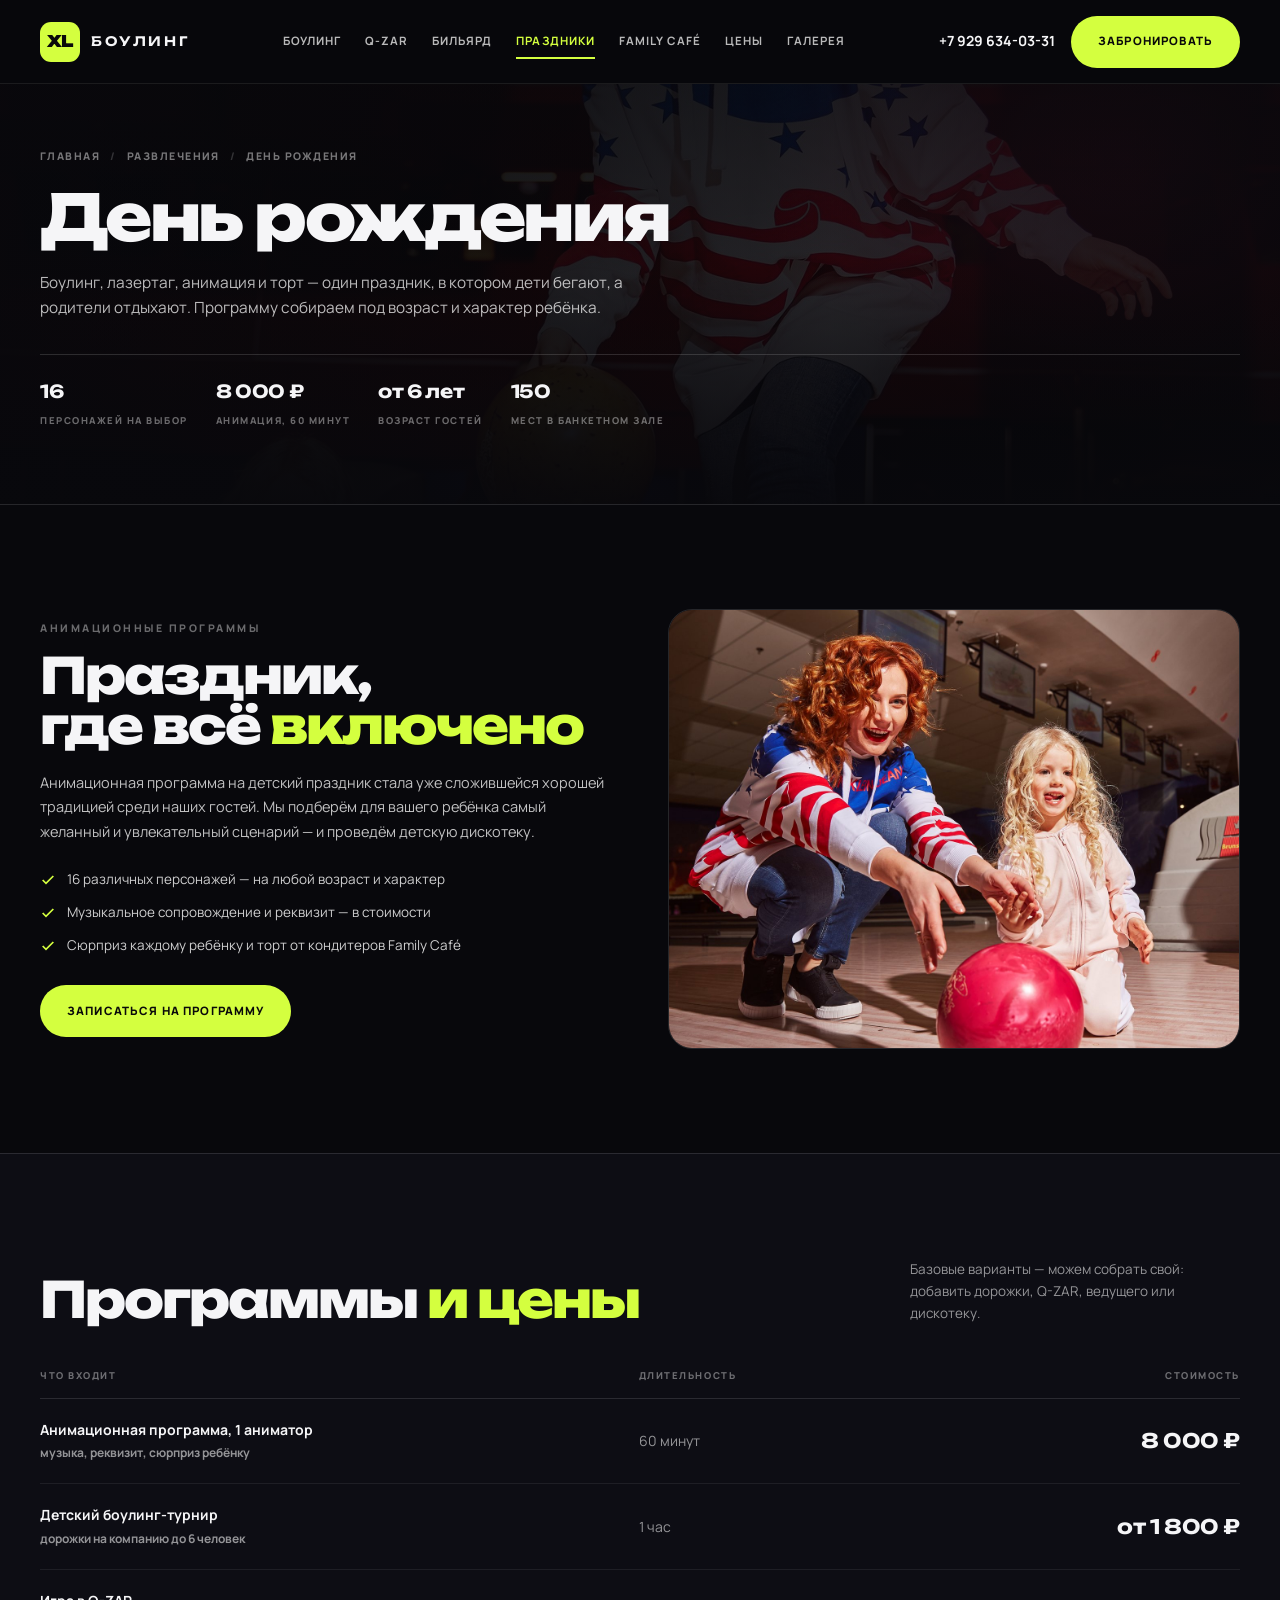
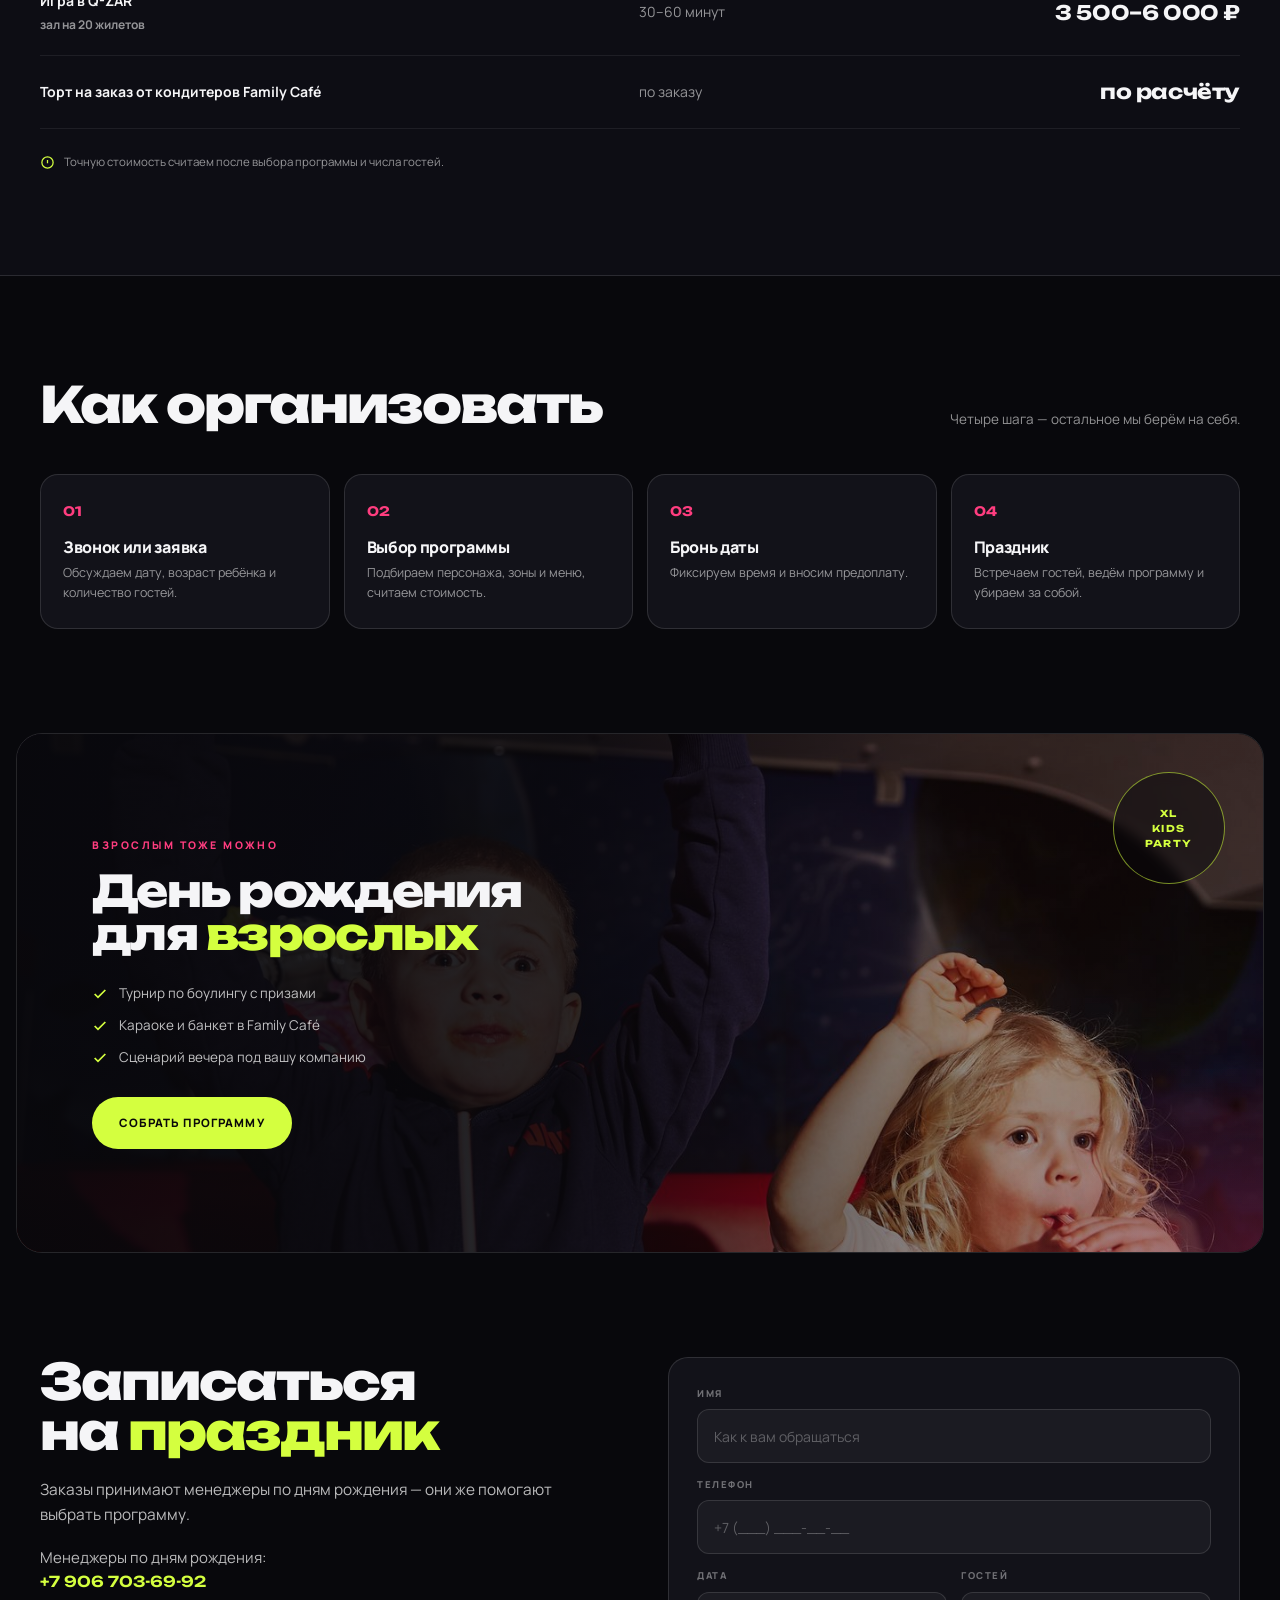
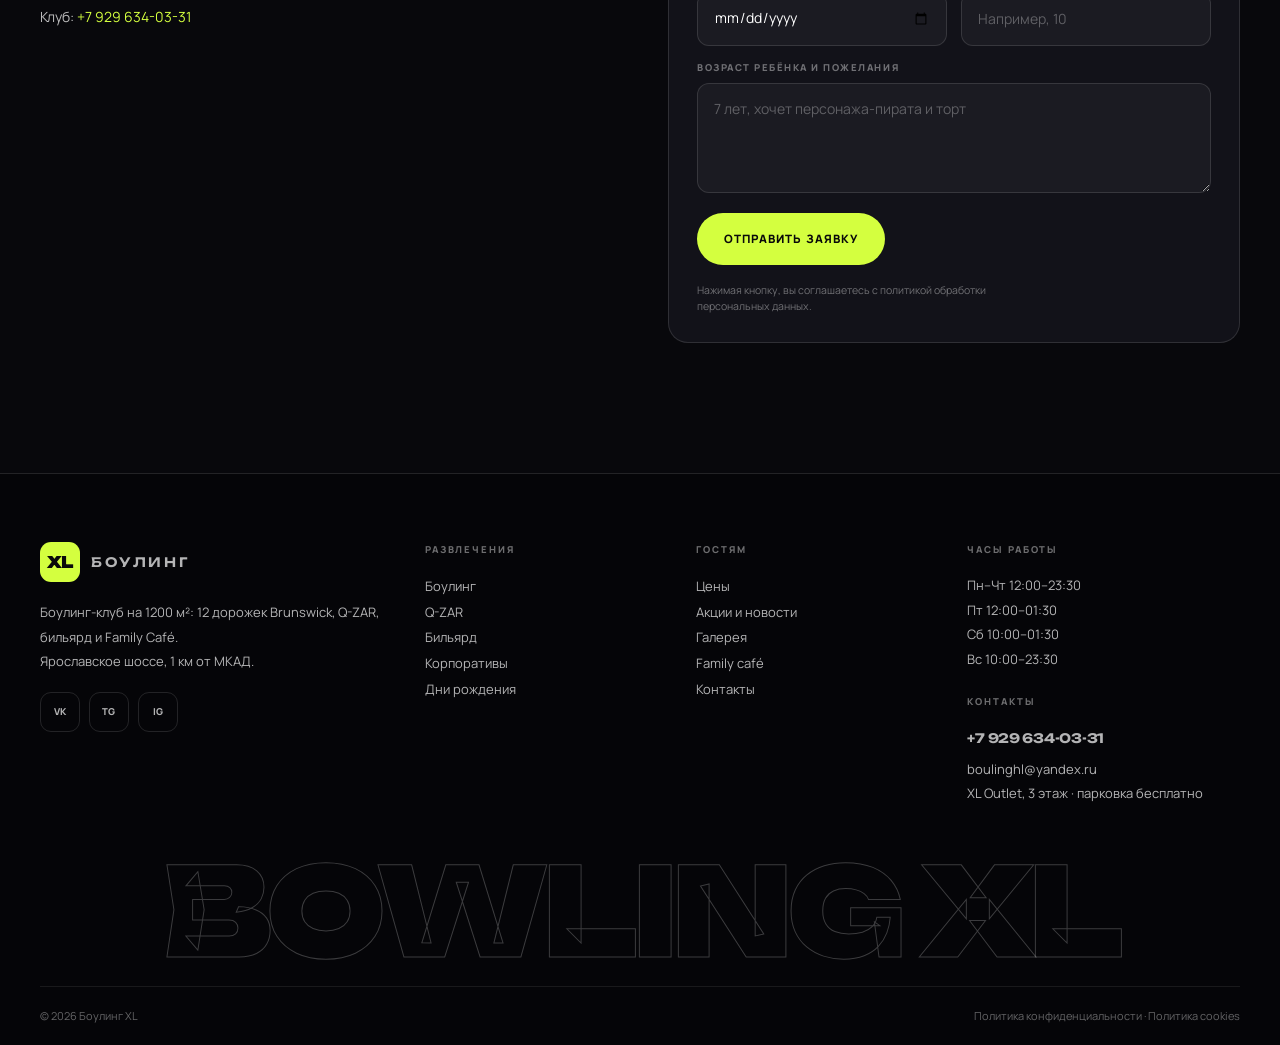
<file: entertainment/birthday/index.html>
﻿<!DOCTYPE html>
<html lang="ru">
<head>
<meta charset="utf-8">
<meta name="viewport" content="width=device-width, initial-scale=1">
<title>День рождения в боулинге</title>
<meta name="description" content="Боулинг XL — клуб на Ярославском шоссе, 1 км от МКАД. 12 дорожек, Q-ZAR, бильярд, Family Café.">
<link rel="stylesheet" href="../../assets/fonts/fonts.css">
<link rel="stylesheet" href="../../assets/css/site.css">
</head>
<body>
<header class="header">
  <div class="wrap">
    <a class="logo" href="../../index.html" aria-label="Боулинг XL — на главную">
      <span class="logo__mark">XL</span>
      <span class="logo__word">Боулинг</span>
    </a>

    <nav class="nav" aria-label="Главное меню">
      <a href="../../entertainment/bowling/index.html" data-nav="bowling">Боулинг</a>
      <a href="../../entertainment/q-zar/index.html" data-nav="qzar">Q-ZAR</a>
      <a href="../../entertainment/billiards/index.html" data-nav="billiards">Бильярд</a>
      <a href="../../entertainment/korporativ/index.html" data-nav="parties" aria-current="page">Праздники</a>
      <a href="../../restaurant/index.html" data-nav="cafe">Family café</a>
      <a href="../../prices/index.html" data-nav="prices">Цены</a>
      <a href="../../gallery/index.html" data-nav="gallery">Галерея</a>
    </nav>

    <div class="header__right">
      <a class="header__phone" href="tel:+79296340331">+7 929 634-03-31</a>
      <button class="btn btn--primary" data-open="book">Забронировать</button>
      <button class="burger" aria-label="Открыть меню" aria-expanded="false" aria-controls="mnav">
        <span></span><span></span><span></span>
      </button>
    </div>
  </div>
</header>

<div class="mobile-nav" id="mnav">
  <a href="../../entertainment/bowling/index.html">Боулинг</a>
  <a href="../../entertainment/q-zar/index.html">Q-ZAR</a>
  <a href="../../entertainment/billiards/index.html">Бильярд</a>
  <a href="../../entertainment/korporativ/index.html">Праздники и корпоративы</a>
  <a href="../../entertainment/birthday/index.html">День рождения</a>
  <a href="../../entertainment/children/index.html">Детям</a>
  <a href="../../restaurant/index.html">Family café</a>
  <a href="../../prices/index.html">Цены</a>
  <a href="../../gallery/index.html">Галерея</a>
  <a href="../../news-list/index.html">Акции и новости</a>
  <a href="../../contacts/index.html">Контакты</a>
  <a class="m-phone" href="tel:+79296340331">+7 929 634-03-31</a>
  <button class="btn btn--primary btn--block" data-open="book">Забронировать дорожку</button>
</div>


<main>
  <section class="page-hero">
    <div class="page-hero__ph" style="background-image:url(../../assets/img/party-kid.jpg)"></div>
    <div class="page-hero__veil"></div>
    <div class="wrap">
      <nav class="breadcrumbs" aria-label="Хлебные крошки">
        <a href="../../index.html">Главная</a><span class="sep">/</span>
        <a href="../../entertainment/index.html">Развлечения</a><span class="sep">/</span><span>День рождения</span>
      </nav>
      <h1 data-cms="entertainment/birthday/index.html:h1:0">День рождения</h1>
      <p class="lead" data-cms="entertainment/birthday/index.html:p:0">Боулинг, лазертаг, анимация и торт — один праздник, в котором дети бегают, а родители отдыхают.
      Программу собираем под возраст и характер ребёнка.</p>
      <div class="page-hero__meta">
        <div><b>16</b><span>персонажей на выбор</span></div>
        <div><b>8 000 ₽</b><span>анимация, 60 минут</span></div>
        <div><b>от 6 лет</b><span>возраст гостей</span></div>
        <div><b>150</b><span>мест в банкетном зале</span></div>
      </div>
    </div>
  </section>

  <section class="section">
    <div class="wrap split">
      <div>
        <div class="eyebrow" data-cms="entertainment/birthday/index.html:eyebrow:0">Анимационные программы</div>
        <h2 data-cms="entertainment/birthday/index.html:h2:0">Праздник,<br>где всё <em>включено</em></h2>
        <p data-cms="entertainment/birthday/index.html:p:1">Анимационная программа на детский праздник стала уже сложившейся хорошей традицией среди наших гостей.
        Мы подберём для вашего ребёнка самый желанный и увлекательный сценарий — и проведём детскую дискотеку.</p>
        <ul>
          <li><svg width="16" height="16" viewBox="0 0 24 24" fill="none" stroke="#D4FF3F" stroke-width="2.6"><path d="M4 12l5 5L20 6"/></svg>16 различных персонажей — на любой возраст и характер</li>
          <li><svg width="16" height="16" viewBox="0 0 24 24" fill="none" stroke="#D4FF3F" stroke-width="2.6"><path d="M4 12l5 5L20 6"/></svg>Музыкальное сопровождение и реквизит — в стоимости</li>
          <li><svg width="16" height="16" viewBox="0 0 24 24" fill="none" stroke="#D4FF3F" stroke-width="2.6"><path d="M4 12l5 5L20 6"/></svg>Сюрприз каждому ребёнку и торт от кондитеров Family Café</li>
        </ul>
        <button class="btn btn--primary" data-open="book">Записаться на программу</button>
      </div>
      <div class="split__media"><img src="../../assets/img/family-lane.jpg" alt="Детский праздник в боулинге XL"></div>
    </div>
  </section>

  <section class="section section--price">
    <div class="wrap">
      <div class="shead">
        <h2 data-cms="entertainment/birthday/index.html:h2:1">Программы <em>и цены</em></h2>
        <p data-cms="entertainment/birthday/index.html:p:2">Базовые варианты — можем собрать свой: добавить дорожки, Q-ZAR, ведущего или дискотеку.</p>
      </div>
      <table class="ttable ttable--stack">
        <thead><tr><th>Что входит</th><th>Длительность</th><th class="num">Стоимость</th></tr></thead>
        <tbody>
          <tr><td>Анимационная программа, 1 аниматор<br><span class="muted" style="font-size:12px">музыка, реквизит, сюрприз ребёнку</span></td><td class="muted">60 минут</td><td class="num" data-cms="entertainment/birthday/index.html:tdnum:0">8 000 ₽</td></tr>
          <tr><td>Детский боулинг-турнир<br><span class="muted" style="font-size:12px">дорожки на компанию до 6 человек</span></td><td class="muted">1 час</td><td class="num" data-cms="entertainment/birthday/index.html:tdnum:1">от 1 800 ₽</td></tr>
          <tr><td>Игра в Q-ZAR<br><span class="muted" style="font-size:12px">зал на 20 жилетов</span></td><td class="muted">30–60 минут</td><td class="num" data-cms="entertainment/birthday/index.html:tdnum:2">3 500–6 000 ₽</td></tr>
          <tr><td>Торт на заказ от кондитеров Family Café</td><td class="muted">по заказу</td><td class="num" data-cms="entertainment/birthday/index.html:tdnum:3">по расчёту</td></tr>
        </tbody>
      </table>
      <div class="note">
        <svg width="15" height="15" viewBox="0 0 24 24" fill="none" stroke="#D4FF3F" stroke-width="2"><circle cx="12" cy="12" r="9"/><path d="M12 8v5M12 16h.01"/></svg>
        Точную стоимость считаем после выбора программы и числа гостей.
      </div>
    </div>
  </section>

  <section class="section">
    <div class="wrap">
      <div class="shead"><h2 data-cms="entertainment/birthday/index.html:h2:2">Как организовать</h2><p data-cms="entertainment/birthday/index.html:p:3">Четыре шага — остальное мы берём на себя.</p></div>
      <div class="steps">
        <div class="step"><h3 data-cms="entertainment/birthday/index.html:h3:0">Звонок или заявка</h3><p data-cms="entertainment/birthday/index.html:p:4">Обсуждаем дату, возраст ребёнка и количество гостей.</p></div>
        <div class="step"><h3 data-cms="entertainment/birthday/index.html:h3:1">Выбор программы</h3><p data-cms="entertainment/birthday/index.html:p:5">Подбираем персонажа, зоны и меню, считаем стоимость.</p></div>
        <div class="step"><h3 data-cms="entertainment/birthday/index.html:h3:2">Бронь даты</h3><p data-cms="entertainment/birthday/index.html:p:6">Фиксируем время и вносим предоплату.</p></div>
        <div class="step"><h3 data-cms="entertainment/birthday/index.html:h3:3">Праздник</h3><p data-cms="entertainment/birthday/index.html:p:7">Встречаем гостей, ведём программу и убираем за собой.</p></div>
      </div>
    </div>
  </section>

  <section class="section" style="padding-top:0">
    <div class="wrap banner">
      <div class="banner__ph" style="background-image:url(../../assets/img/kid-celebrate.jpg)"></div>
      <div class="stamp">XL<br>kids<br>party</div>
      <div class="banner__in">
        <div class="eyebrow" style="color:var(--pink)" data-cms="entertainment/birthday/index.html:eyebrow:1">Взрослым тоже можно</div>
        <h2 data-cms="entertainment/birthday/index.html:h2:3">День рождения<br>для <em>взрослых</em></h2>
        <ul>
          <li><svg width="16" height="16" viewBox="0 0 24 24" fill="none" stroke="#D4FF3F" stroke-width="2.6"><path d="M4 12l5 5L20 6"/></svg>Турнир по боулингу с призами</li>
          <li><svg width="16" height="16" viewBox="0 0 24 24" fill="none" stroke="#D4FF3F" stroke-width="2.6"><path d="M4 12l5 5L20 6"/></svg>Караоке и банкет в Family Café</li>
          <li><svg width="16" height="16" viewBox="0 0 24 24" fill="none" stroke="#D4FF3F" stroke-width="2.6"><path d="M4 12l5 5L20 6"/></svg>Сценарий вечера под вашу компанию</li>
        </ul>
        <a class="btn btn--primary" href="../../entertainment/korporativ/index.html">Собрать программу</a>
      </div>
    </div>
  </section>

  <section class="section" style="padding-top:0">
    <div class="wrap" style="display:grid;grid-template-columns:1fr 1fr;gap:56px;align-items:start">
      <div>
        <h2 data-cms="entertainment/birthday/index.html:h2:4">Записаться<br>на <em>праздник</em></h2>
        <p class="lead" style="margin-top:20px" data-cms="entertainment/birthday/index.html:p:8">Заказы принимают менеджеры по дням рождения — они же помогают выбрать программу.</p>
        <p class="lead" style="margin-top:18px;font-size:15px" data-cms="entertainment/birthday/index.html:p:9">Менеджеры по дням рождения:<br>
          <a href="tel:+79067036992" style="color:var(--lime);font-family:'Unbounded';font-weight:600">+7 906 703-69-92</a></p>
        <p class="lead" style="margin-top:10px;font-size:14px" data-cms="entertainment/birthday/index.html:p:10">Клуб: <a href="tel:+79296340331" style="color:var(--lime)">+7 929 634-03-31</a></p>
      </div>
      <div class="contact-card">
        <form class="form" data-demo>
          <div class="field field--full"><label for="d-name">Имя</label><input id="d-name" placeholder="Как к вам обращаться" required></div>
          <div class="field field--full"><label for="d-phone">Телефон</label><input id="d-phone" type="tel" placeholder="+7 (___) ___-__-__" required></div>
          <div class="field"><label for="d-date">Дата</label><input id="d-date" type="date"></div>
          <div class="field"><label for="d-guests">Гостей</label><input id="d-guests" placeholder="Например, 10"></div>
          <div class="field field--full"><label for="d-age">Возраст ребёнка и пожелания</label><textarea id="d-age" placeholder="7 лет, хочет персонажа-пирата и торт"></textarea></div>
          <div class="form__foot">
            <button class="btn btn--primary" type="submit">Отправить заявку</button>
            <small>Нажимая кнопку, вы соглашаетесь с политикой обработки персональных данных.</small>
          </div>
        </form>
      </div>
    </div>
  </section>
</main>

﻿<footer class="footer">
  <div class="wrap">
    <div class="footer__grid">
      <div>
        <a class="logo" href="../../index.html" style="margin-bottom:18px">
          <span class="logo__mark">XL</span>
          <span class="logo__word">Боулинг</span>
        </a>
        <p data-cms="entertainment/birthday/index.html:p:11">Боулинг-клуб на 1200 м²: 12 дорожек Brunswick, Q-ZAR, бильярд и Family Café.<br>Ярославское шоссе, 1 км от МКАД.</p>
        <div class="socials">
          <a href="https://vk.com/xl_bowling" aria-label="ВКонтакте">VK</a>
          <a href="https://t.me/xl_bowling" aria-label="Telegram">TG</a>
          <a href="https://instagram.com/bowlingxl" aria-label="Instagram">IG</a>
        </div>
      </div>

      <div>
        <h5>Развлечения</h5>
        <a href="../../entertainment/bowling/index.html">Боулинг</a><br>
        <a href="../../entertainment/q-zar/index.html">Q-ZAR</a><br>
        <a href="../../entertainment/billiards/index.html">Бильярд</a><br>
        <a href="../../entertainment/korporativ/index.html">Корпоративы</a><br>
        <a href="../../entertainment/birthday/index.html">Дни рождения</a>
      </div>

      <div>
        <h5>Гостям</h5>
        <a href="../../prices/index.html">Цены</a><br>
        <a href="../../news-list/index.html">Акции и новости</a><br>
        <a href="../../gallery/index.html">Галерея</a><br>
        <a href="../../restaurant/index.html">Family café</a><br>
        <a href="../../contacts/index.html">Контакты</a>
      </div>

      <div>
        <h5>Часы работы</h5>
        <p data-cms="entertainment/birthday/index.html:p:12">Пн–Чт 12:00–23:30<br>Пт 12:00–01:30<br>Сб 10:00–01:30<br>Вс 10:00–23:30</p>
        <h5 style="margin-top:22px">Контакты</h5>
        <a class="footer__tel" href="tel:+79296340331">+7 929 634-03-31</a>
        <p style="margin-top:6px" data-cms="entertainment/birthday/index.html:p:13"><a href="mailto:boulinghl@yandex.ru">boulinghl@yandex.ru</a><br>
        XL Outlet, 3 этаж · парковка бесплатно</p>
      </div>
    </div>

    <div class="footer__word">BOWLING XL</div>

    <div class="footer__bottom">
      <span>© 2026 Боулинг XL</span>
      <span>Политика конфиденциальности · Политика cookies</span>
    </div>
  </div>
</footer>

<dialog class="modal" id="book" aria-labelledby="book-title">
  <div class="modal__in">
    <button class="modal__close" aria-label="Закрыть">×</button>
    <div class="eyebrow" data-cms="entertainment/birthday/index.html:eyebrow:2">Бронирование</div>
    <h3 id="book-title" data-cms="entertainment/birthday/index.html:h3:4">Забронировать дорожку</h3>
    <p data-cms="entertainment/birthday/index.html:p:14">Оставьте заявку — перезвоним в течение 15 минут, подтвердим время и расскажем про свободные дорожки.</p>
    <form data-demo>
      <div class="field"><label for="b-name">Имя</label><input id="b-name" name="name" placeholder="Как к вам обращаться" required></div>
      <div class="field"><label for="b-phone">Телефон</label><input id="b-phone" name="phone" type="tel" placeholder="+7 (___) ___-__-__" required></div>
      <div class="field"><label for="b-date">Дата</label><input id="b-date" name="date" type="date"></div>
      <div class="field"><label for="b-time">Время</label><input id="b-time" name="time" type="time" value="19:00"></div>
      <div class="field"><label for="b-guests">Гостей</label>
        <select id="b-guests" name="guests">
          <option>2–4 человека</option><option selected>5–6 человек</option><option>7–12 человек</option><option>Больше 12</option>
        </select>
      </div>
      <div class="field"><label for="b-lanes">Дорожек</label>
        <select id="b-lanes" name="lanes"><option selected>1</option><option>2</option><option>3</option><option>4 и больше</option></select>
      </div>
      <button class="btn btn--primary btn--block" type="submit">Отправить заявку</button>
      <small style="color:var(--muted2);font-size:10.5px;line-height:1.5">Нажимая кнопку, вы соглашаетесь с политикой обработки персональных данных.</small>
    </form>
    <div class="modal__success" hidden>
      <div style="font-size:40px;line-height:1;margin-bottom:10px">🎳</div>
      <h3 data-cms="entertainment/birthday/index.html:h3:5">Заявка отправлена</h3>
      <p data-cms="entertainment/birthday/index.html:p:15">Менеджер перезвонит в течение 15 минут и подтвердит бронь. Если планы изменятся — просто позвоните: +7 929 634-03-31.</p>
      <button class="btn btn--primary btn--block" style="margin-top:22px" onclick="this.closest('dialog').close()">Хорошо</button>
    </div>
  </div>
</dialog>

<dialog class="modal" id="lightbox" aria-label="Просмотр фото">
  <div class="modal__in" style="padding:12px">
    <button class="modal__close" aria-label="Закрыть">×</button>
    <img alt="" src="[data-uri]" style="width:100%;height:auto;border-radius:14px;display:block">
  </div>
</dialog>

<script src="../../assets/js/site.js" defer></script>
</body>
</html>
</file>
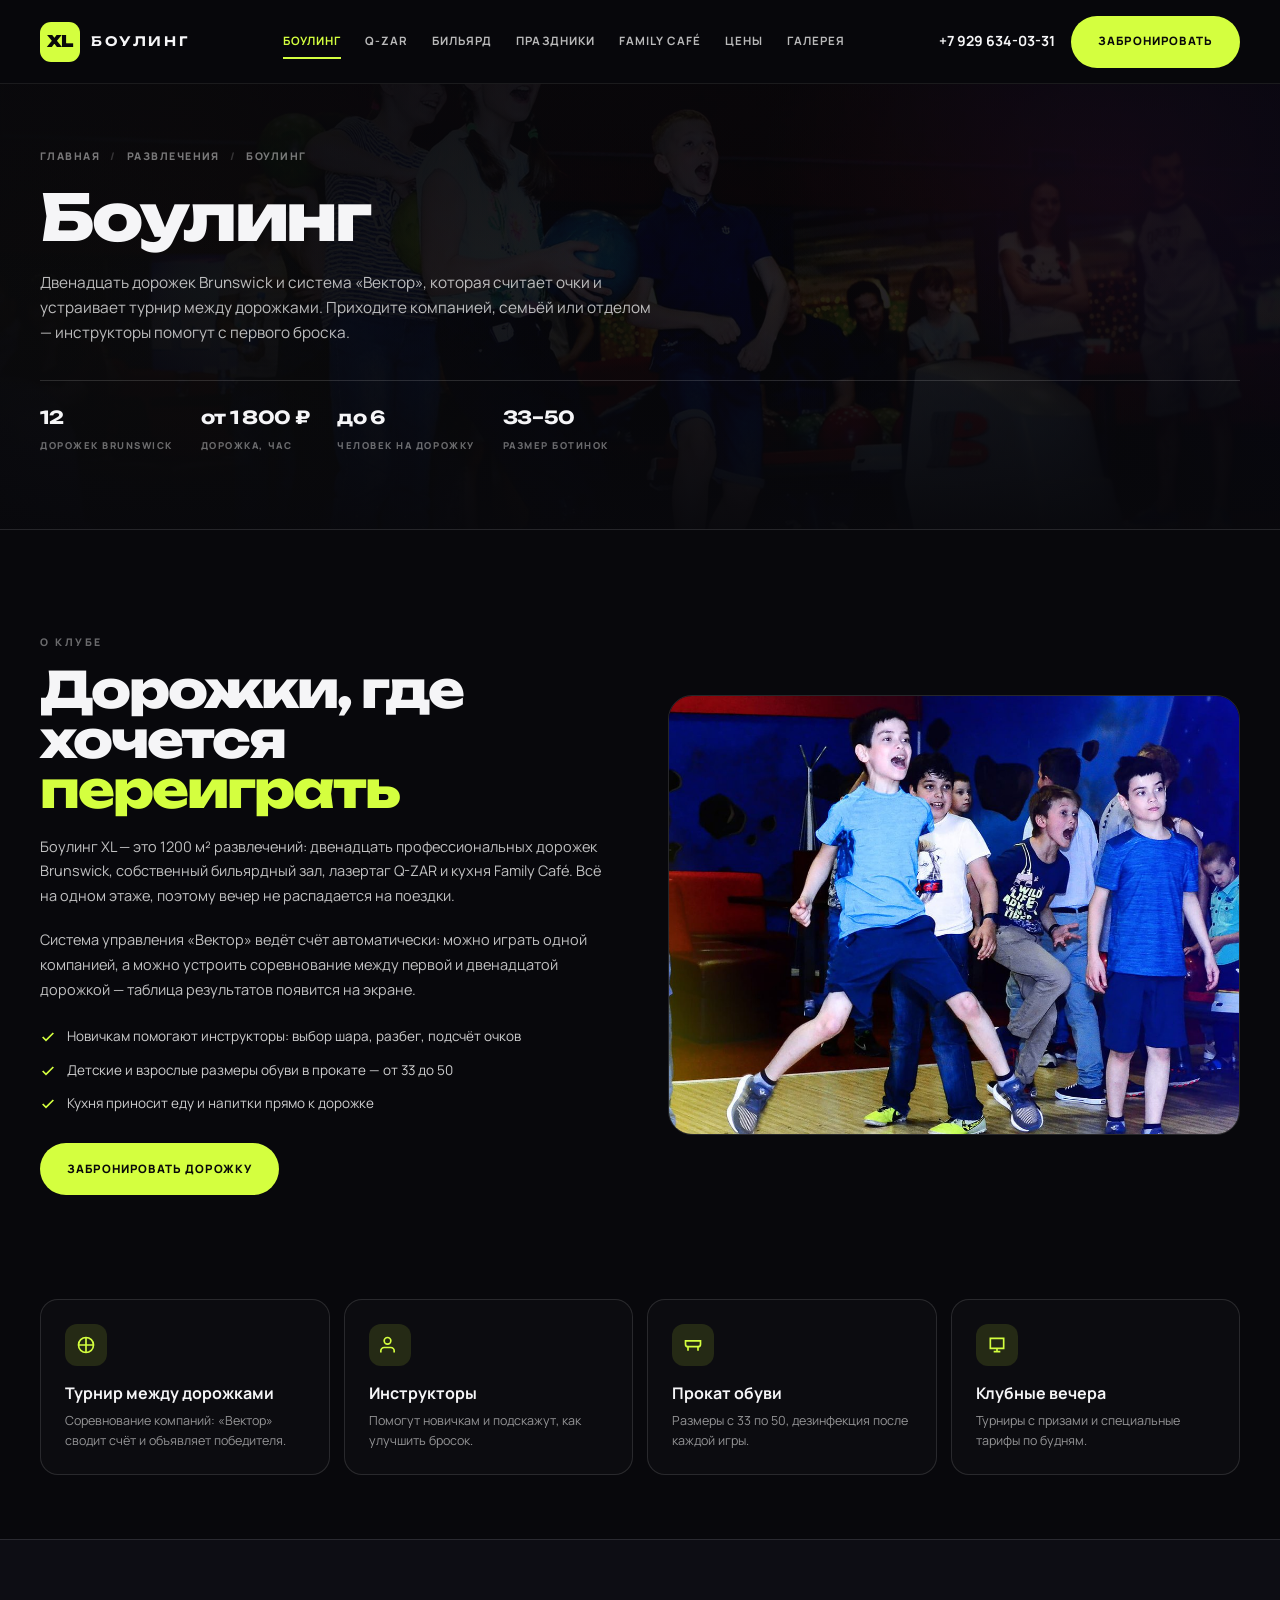
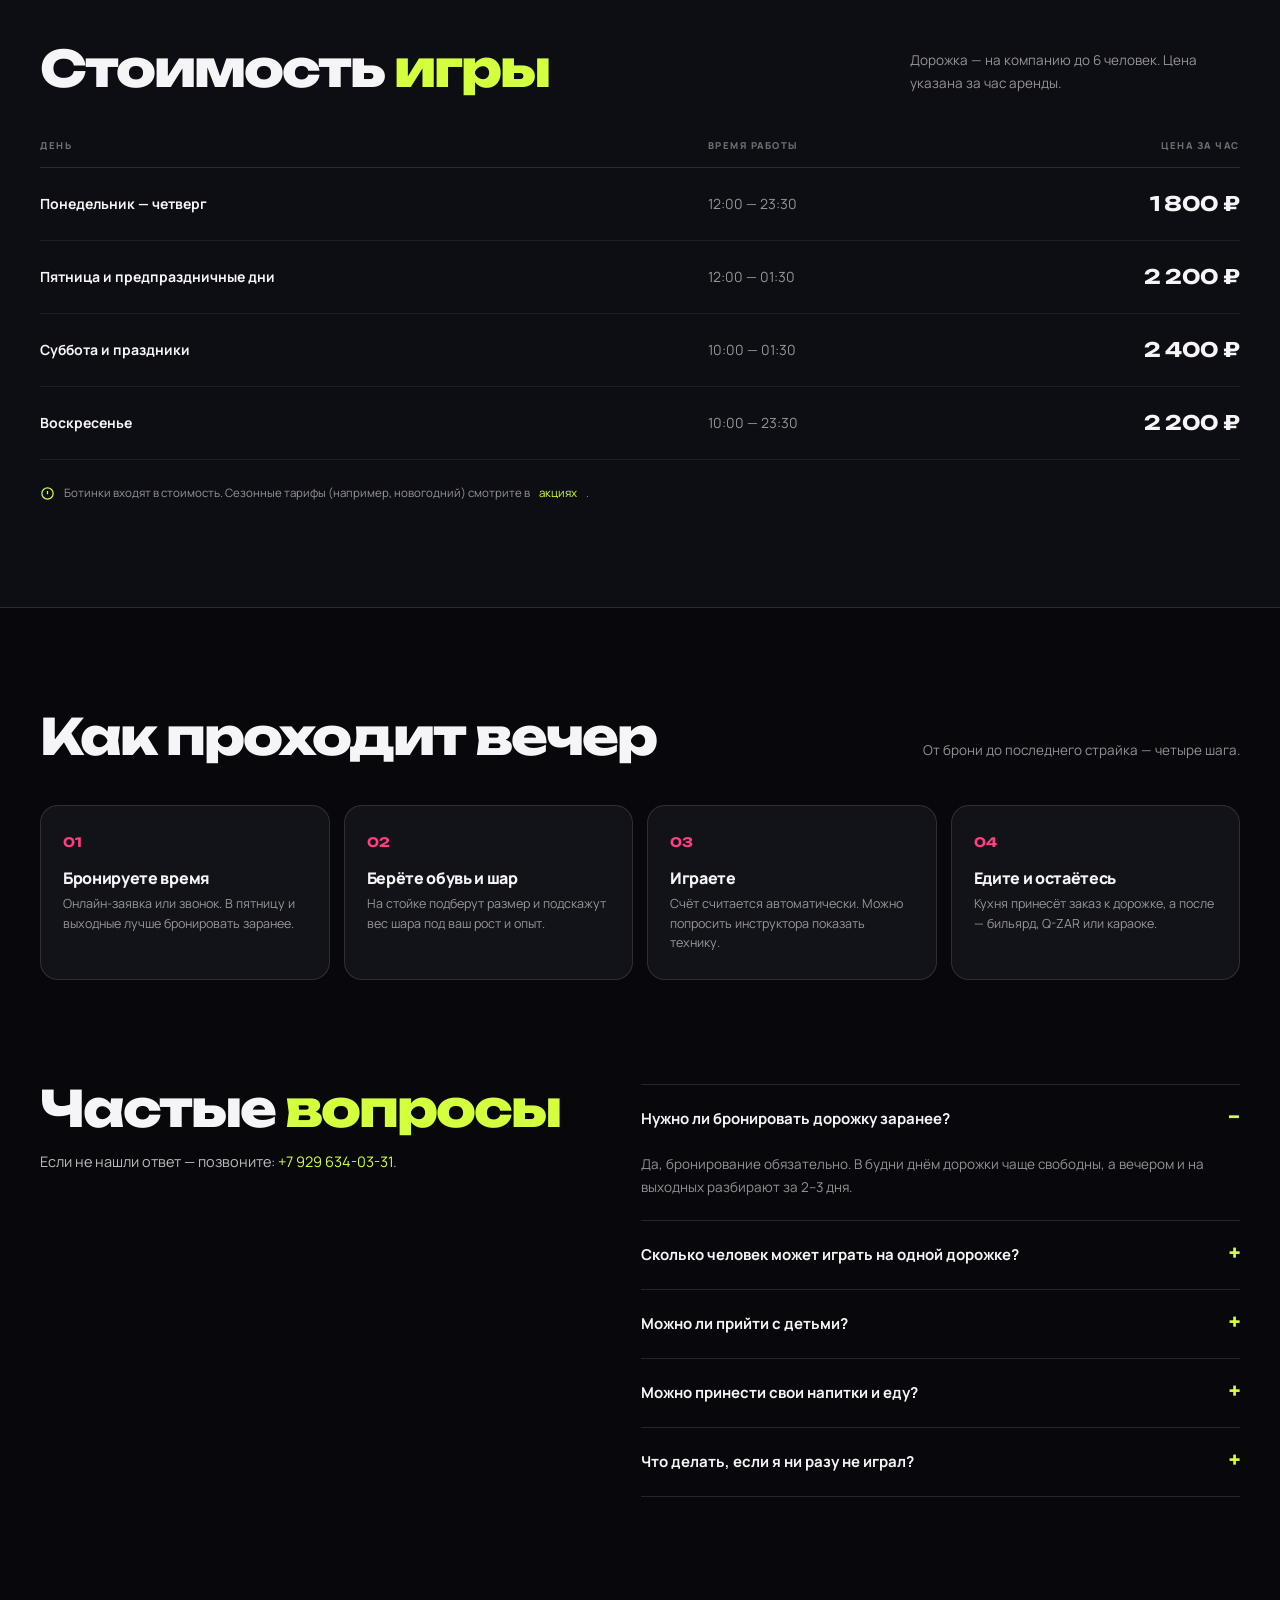
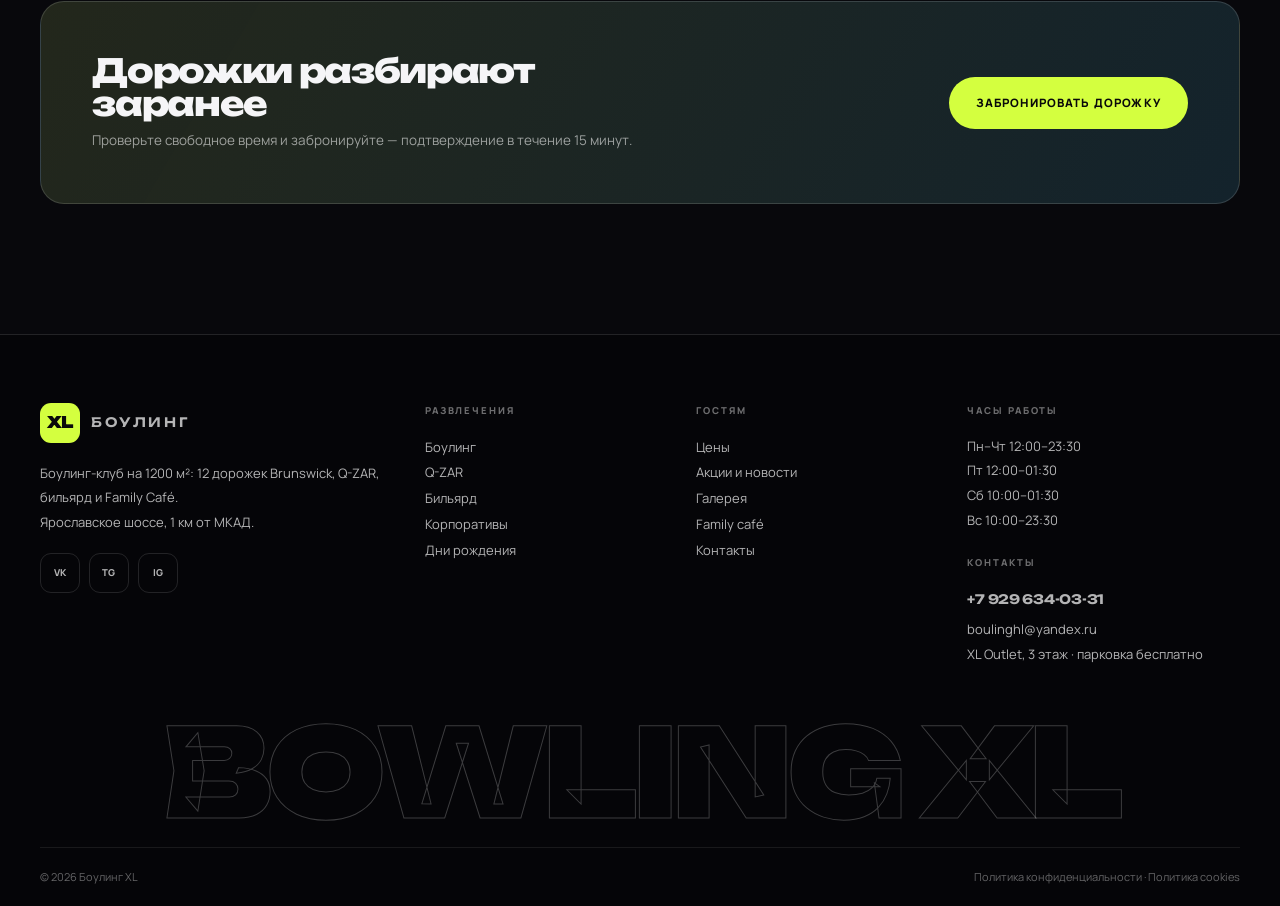
<file: entertainment/bowling/index.html>
﻿<!DOCTYPE html>
<html lang="ru">
<head>
<meta charset="utf-8">
<meta name="viewport" content="width=device-width, initial-scale=1">
<title>Боулинг: 12 дорожек Brunswick</title>
<meta name="description" content="Боулинг XL — клуб на Ярославском шоссе, 1 км от МКАД. 12 дорожек, Q-ZAR, бильярд, Family Café.">
<link rel="stylesheet" href="../../assets/fonts/fonts.css">
<link rel="stylesheet" href="../../assets/css/site.css">
</head>
<body>
<header class="header">
  <div class="wrap">
    <a class="logo" href="../../index.html" aria-label="Боулинг XL — на главную">
      <span class="logo__mark">XL</span>
      <span class="logo__word">Боулинг</span>
    </a>

    <nav class="nav" aria-label="Главное меню">
      <a href="../../entertainment/bowling/index.html" data-nav="bowling" aria-current="page">Боулинг</a>
      <a href="../../entertainment/q-zar/index.html" data-nav="qzar">Q-ZAR</a>
      <a href="../../entertainment/billiards/index.html" data-nav="billiards">Бильярд</a>
      <a href="../../entertainment/korporativ/index.html" data-nav="parties">Праздники</a>
      <a href="../../restaurant/index.html" data-nav="cafe">Family café</a>
      <a href="../../prices/index.html" data-nav="prices">Цены</a>
      <a href="../../gallery/index.html" data-nav="gallery">Галерея</a>
    </nav>

    <div class="header__right">
      <a class="header__phone" href="tel:+79296340331">+7 929 634-03-31</a>
      <button class="btn btn--primary" data-open="book">Забронировать</button>
      <button class="burger" aria-label="Открыть меню" aria-expanded="false" aria-controls="mnav">
        <span></span><span></span><span></span>
      </button>
    </div>
  </div>
</header>

<div class="mobile-nav" id="mnav">
  <a href="../../entertainment/bowling/index.html">Боулинг</a>
  <a href="../../entertainment/q-zar/index.html">Q-ZAR</a>
  <a href="../../entertainment/billiards/index.html">Бильярд</a>
  <a href="../../entertainment/korporativ/index.html">Праздники и корпоративы</a>
  <a href="../../entertainment/birthday/index.html">День рождения</a>
  <a href="../../entertainment/children/index.html">Детям</a>
  <a href="../../restaurant/index.html">Family café</a>
  <a href="../../prices/index.html">Цены</a>
  <a href="../../gallery/index.html">Галерея</a>
  <a href="../../news-list/index.html">Акции и новости</a>
  <a href="../../contacts/index.html">Контакты</a>
  <a class="m-phone" href="tel:+79296340331">+7 929 634-03-31</a>
  <button class="btn btn--primary btn--block" data-open="book">Забронировать дорожку</button>
</div>


<main>
  <section class="page-hero">
    <div class="page-hero__ph" style="background-image:url(../../assets/img/zone-bowling.jpg)"></div>
    <div class="page-hero__veil"></div>
    <div class="wrap">
      <nav class="breadcrumbs" aria-label="Хлебные крошки">
        <a href="../../index.html">Главная</a><span class="sep">/</span>
        <a href="../../entertainment/index.html">Развлечения</a><span class="sep">/</span>
        <span>Боулинг</span>
      </nav>
      <h1 data-cms="entertainment/bowling/index.html:h1:0">Боулинг</h1>
      <p class="lead" data-cms="entertainment/bowling/index.html:p:0">Двенадцать дорожек Brunswick и система «Вектор», которая считает очки и устраивает турнир между дорожками.
      Приходите компанией, семьёй или отделом — инструкторы помогут с первого броска.</p>
      <div class="page-hero__meta">
        <div><b>12</b><span>дорожек Brunswick</span></div>
        <div><b>от 1 800 ₽</b><span>дорожка, час</span></div>
        <div><b>до 6</b><span>человек на дорожку</span></div>
        <div><b>33–50</b><span>размер ботинок</span></div>
      </div>
    </div>
  </section>

  <section class="section">
    <div class="wrap split">
      <div>
        <div class="eyebrow" data-cms="entertainment/bowling/index.html:eyebrow:0">О клубе</div>
        <h2 data-cms="entertainment/bowling/index.html:h2:0">Дорожки, где хочется<br><em>переиграть</em></h2>
        <p data-cms="entertainment/bowling/index.html:p:1">Боулинг XL — это 1200 м² развлечений: двенадцать профессиональных дорожек Brunswick, собственный бильярдный зал,
        лазертаг Q-ZAR и кухня Family Café. Всё на одном этаже, поэтому вечер не распадается на поездки.</p>
        <p data-cms="entertainment/bowling/index.html:p:2">Система управления «Вектор» ведёт счёт автоматически: можно играть одной компанией, а можно устроить соревнование
        между первой и двенадцатой дорожкой — таблица результатов появится на экране.</p>
        <ul>
          <li><svg width="16" height="16" viewBox="0 0 24 24" fill="none" stroke="#D4FF3F" stroke-width="2.6"><path d="M4 12l5 5L20 6"/></svg>Новичкам помогают инструкторы: выбор шара, разбег, подсчёт очков</li>
          <li><svg width="16" height="16" viewBox="0 0 24 24" fill="none" stroke="#D4FF3F" stroke-width="2.6"><path d="M4 12l5 5L20 6"/></svg>Детские и взрослые размеры обуви в прокате — от 33 до 50</li>
          <li><svg width="16" height="16" viewBox="0 0 24 24" fill="none" stroke="#D4FF3F" stroke-width="2.6"><path d="M4 12l5 5L20 6"/></svg>Кухня приносит еду и напитки прямо к дорожке</li>
        </ul>
        <button class="btn btn--primary" data-open="book">Забронировать дорожку</button>
      </div>
      <div class="split__media"><img src="../../assets/img/kids-party.jpg" alt="Дети играют в боулинг в клубе XL"></div>
    </div>
  </section>

  <section class="section section--tight" style="padding-top:0">
    <div class="wrap">
      <div class="fgrid">
        <div class="fcard">
          <div class="fcard__ico"><svg width="20" height="20" viewBox="0 0 24 24" fill="none" stroke="currentColor" stroke-width="2"><circle cx="12" cy="12" r="9"/><path d="M12 3v18M3 12h18"/></svg></div>
          <h3 data-cms="entertainment/bowling/index.html:h3:0">Турнир между дорожками</h3>
          <p data-cms="entertainment/bowling/index.html:p:3">Соревнование компаний: «Вектор» сводит счёт и объявляет победителя.</p>
        </div>
        <div class="fcard">
          <div class="fcard__ico"><svg width="20" height="20" viewBox="0 0 24 24" fill="none" stroke="currentColor" stroke-width="2"><path d="M17 21v-2a4 4 0 0 0-4-4H5a4 4 0 0 0-4 4v2"/><circle cx="9" cy="7" r="4"/></svg></div>
          <h3 data-cms="entertainment/bowling/index.html:h3:1">Инструкторы</h3>
          <p data-cms="entertainment/bowling/index.html:p:4">Помогут новичкам и подскажут, как улучшить бросок.</p>
        </div>
        <div class="fcard">
          <div class="fcard__ico"><svg width="20" height="20" viewBox="0 0 24 24" fill="none" stroke="currentColor" stroke-width="2"><path d="M3 7h18v4a3 3 0 0 1-3 3H6a3 3 0 0 1-3-3V7Z"/><path d="M6 14v5M18 14v5"/></svg></div>
          <h3 data-cms="entertainment/bowling/index.html:h3:2">Прокат обуви</h3>
          <p data-cms="entertainment/bowling/index.html:p:5">Размеры с 33 по 50, дезинфекция после каждой игры.</p>
        </div>
        <div class="fcard">
          <div class="fcard__ico"><svg width="20" height="20" viewBox="0 0 24 24" fill="none" stroke="currentColor" stroke-width="2"><path d="M4 4h16v12H4z"/><path d="M8 20h8M12 16v4"/></svg></div>
          <h3 data-cms="entertainment/bowling/index.html:h3:3">Клубные вечера</h3>
          <p data-cms="entertainment/bowling/index.html:p:6">Турниры с призами и специальные тарифы по будням.</p>
        </div>
      </div>
    </div>
  </section>

  <section class="section section--price" id="tariffs">
    <div class="wrap">
      <div class="shead">
        <h2 data-cms="entertainment/bowling/index.html:h2:1">Стоимость <em>игры</em></h2>
        <p data-cms="entertainment/bowling/index.html:p:7">Дорожка — на компанию до 6 человек. Цена указана за час аренды.</p>
      </div>
      <table class="ttable ttable--stack">
        <thead><tr><th>День</th><th>Время работы</th><th class="num">Цена за час</th></tr></thead>
        <tbody>
          <tr><td>Понедельник — четверг</td><td class="muted">12:00 — 23:30</td><td class="num" data-cms="entertainment/bowling/index.html:tdnum:0">1 800 ₽</td></tr>
          <tr><td>Пятница и предпраздничные дни</td><td class="muted">12:00 — 01:30</td><td class="num" data-cms="entertainment/bowling/index.html:tdnum:1">2 200 ₽</td></tr>
          <tr><td>Суббота и праздники</td><td class="muted">10:00 — 01:30</td><td class="num" data-cms="entertainment/bowling/index.html:tdnum:2">2 400 ₽</td></tr>
          <tr><td>Воскресенье</td><td class="muted">10:00 — 23:30</td><td class="num" data-cms="entertainment/bowling/index.html:tdnum:3">2 200 ₽</td></tr>
        </tbody>
      </table>
      <div class="note">
        <svg width="15" height="15" viewBox="0 0 24 24" fill="none" stroke="#D4FF3F" stroke-width="2"><circle cx="12" cy="12" r="9"/><path d="M12 8v5M12 16h.01"/></svg>
        Ботинки входят в стоимость. Сезонные тарифы (например, новогодний) смотрите в <a href="../../news-list/index.html" style="color:var(--lime)">акциях</a>.
      </div>
    </div>
  </section>

  <section class="section">
    <div class="wrap">
      <div class="shead"><h2 data-cms="entertainment/bowling/index.html:h2:2">Как проходит вечер</h2><p data-cms="entertainment/bowling/index.html:p:8">От брони до последнего страйка — четыре шага.</p></div>
      <div class="steps">
        <div class="step"><h3 data-cms="entertainment/bowling/index.html:h3:4">Бронируете время</h3><p data-cms="entertainment/bowling/index.html:p:9">Онлайн-заявка или звонок. В пятницу и выходные лучше бронировать заранее.</p></div>
        <div class="step"><h3 data-cms="entertainment/bowling/index.html:h3:5">Берёте обувь и шар</h3><p data-cms="entertainment/bowling/index.html:p:10">На стойке подберут размер и подскажут вес шара под ваш рост и опыт.</p></div>
        <div class="step"><h3 data-cms="entertainment/bowling/index.html:h3:6">Играете</h3><p data-cms="entertainment/bowling/index.html:p:11">Счёт считается автоматически. Можно попросить инструктора показать технику.</p></div>
        <div class="step"><h3 data-cms="entertainment/bowling/index.html:h3:7">Едите и остаётесь</h3><p data-cms="entertainment/bowling/index.html:p:12">Кухня принесёт заказ к дорожке, а после — бильярд, Q-ZAR или караоке.</p></div>
      </div>
    </div>
  </section>

  <section class="section" style="padding-top:0">
    <div class="wrap" style="display:grid;grid-template-columns:1fr 1.1fr;gap:56px;align-items:start">
      <div>
        <h2 data-cms="entertainment/bowling/index.html:h2:3">Частые <em>вопросы</em></h2>
        <p class="lead" style="margin-top:16px;font-size:14.5px" data-cms="entertainment/bowling/index.html:p:13">Если не нашли ответ — позвоните: <a href="tel:+79296340331" style="color:var(--lime)">+7 929 634-03-31</a>.</p>
      </div>
      <div class="faq">
        <details open><summary>Нужно ли бронировать дорожку заранее?</summary>
          <p data-cms="entertainment/bowling/index.html:p:14">Да, бронирование обязательно. В будни днём дорожки чаще свободны, а вечером и на выходных разбирают за 2–3 дня.</p></details>
        <details><summary>Сколько человек может играть на одной дорожке?</summary>
          <p data-cms="entertainment/bowling/index.html:p:15">До шести человек на дорожку. Для больших компаний бронируют несколько дорожек рядом.</p></details>
        <details><summary>Можно ли прийти с детьми?</summary>
          <p data-cms="entertainment/bowling/index.html:p:16">Да, клуб принимает семьи с детьми. Для детей есть небольшие шары и обувь с 33 размера, инструкторы помогут.</p></details>
        <details><summary>Можно принести свои напитки и еду?</summary>
          <p data-cms="entertainment/bowling/index.html:p:17">Нет. Вход со своими напитками и едой запрещён, но кухня Family Café и бар работают весь день.</p></details>
        <details><summary>Что делать, если я ни разу не играл?</summary>
          <p data-cms="entertainment/bowling/index.html:p:18">Это не проблема: инструктор подберёт шар, покажет разбег и объяснит систему подсчёта очков.</p></details>
      </div>
    </div>
  </section>

  <section class="section" style="padding-top:0">
    <div class="wrap">
      <div class="cta-strip">
        <div>
          <h2 data-cms="entertainment/bowling/index.html:h2:4">Дорожки разбирают заранее</h2>
          <p data-cms="entertainment/bowling/index.html:p:19">Проверьте свободное время и забронируйте — подтверждение в течение 15 минут.</p>
        </div>
        <button class="btn btn--primary" data-open="book">Забронировать дорожку</button>
      </div>
    </div>
  </section>
</main>

﻿<footer class="footer">
  <div class="wrap">
    <div class="footer__grid">
      <div>
        <a class="logo" href="../../index.html" style="margin-bottom:18px">
          <span class="logo__mark">XL</span>
          <span class="logo__word">Боулинг</span>
        </a>
        <p data-cms="entertainment/bowling/index.html:p:20">Боулинг-клуб на 1200 м²: 12 дорожек Brunswick, Q-ZAR, бильярд и Family Café.<br>Ярославское шоссе, 1 км от МКАД.</p>
        <div class="socials">
          <a href="https://vk.com/xl_bowling" aria-label="ВКонтакте">VK</a>
          <a href="https://t.me/xl_bowling" aria-label="Telegram">TG</a>
          <a href="https://instagram.com/bowlingxl" aria-label="Instagram">IG</a>
        </div>
      </div>

      <div>
        <h5>Развлечения</h5>
        <a href="../../entertainment/bowling/index.html">Боулинг</a><br>
        <a href="../../entertainment/q-zar/index.html">Q-ZAR</a><br>
        <a href="../../entertainment/billiards/index.html">Бильярд</a><br>
        <a href="../../entertainment/korporativ/index.html">Корпоративы</a><br>
        <a href="../../entertainment/birthday/index.html">Дни рождения</a>
      </div>

      <div>
        <h5>Гостям</h5>
        <a href="../../prices/index.html">Цены</a><br>
        <a href="../../news-list/index.html">Акции и новости</a><br>
        <a href="../../gallery/index.html">Галерея</a><br>
        <a href="../../restaurant/index.html">Family café</a><br>
        <a href="../../contacts/index.html">Контакты</a>
      </div>

      <div>
        <h5>Часы работы</h5>
        <p data-cms="entertainment/bowling/index.html:p:21">Пн–Чт 12:00–23:30<br>Пт 12:00–01:30<br>Сб 10:00–01:30<br>Вс 10:00–23:30</p>
        <h5 style="margin-top:22px">Контакты</h5>
        <a class="footer__tel" href="tel:+79296340331">+7 929 634-03-31</a>
        <p style="margin-top:6px" data-cms="entertainment/bowling/index.html:p:22"><a href="mailto:boulinghl@yandex.ru">boulinghl@yandex.ru</a><br>
        XL Outlet, 3 этаж · парковка бесплатно</p>
      </div>
    </div>

    <div class="footer__word">BOWLING XL</div>

    <div class="footer__bottom">
      <span>© 2026 Боулинг XL</span>
      <span>Политика конфиденциальности · Политика cookies</span>
    </div>
  </div>
</footer>

<dialog class="modal" id="book" aria-labelledby="book-title">
  <div class="modal__in">
    <button class="modal__close" aria-label="Закрыть">×</button>
    <div class="eyebrow" data-cms="entertainment/bowling/index.html:eyebrow:1">Бронирование</div>
    <h3 id="book-title" data-cms="entertainment/bowling/index.html:h3:8">Забронировать дорожку</h3>
    <p data-cms="entertainment/bowling/index.html:p:23">Оставьте заявку — перезвоним в течение 15 минут, подтвердим время и расскажем про свободные дорожки.</p>
    <form data-demo>
      <div class="field"><label for="b-name">Имя</label><input id="b-name" name="name" placeholder="Как к вам обращаться" required></div>
      <div class="field"><label for="b-phone">Телефон</label><input id="b-phone" name="phone" type="tel" placeholder="+7 (___) ___-__-__" required></div>
      <div class="field"><label for="b-date">Дата</label><input id="b-date" name="date" type="date"></div>
      <div class="field"><label for="b-time">Время</label><input id="b-time" name="time" type="time" value="19:00"></div>
      <div class="field"><label for="b-guests">Гостей</label>
        <select id="b-guests" name="guests">
          <option>2–4 человека</option><option selected>5–6 человек</option><option>7–12 человек</option><option>Больше 12</option>
        </select>
      </div>
      <div class="field"><label for="b-lanes">Дорожек</label>
        <select id="b-lanes" name="lanes"><option selected>1</option><option>2</option><option>3</option><option>4 и больше</option></select>
      </div>
      <button class="btn btn--primary btn--block" type="submit">Отправить заявку</button>
      <small style="color:var(--muted2);font-size:10.5px;line-height:1.5">Нажимая кнопку, вы соглашаетесь с политикой обработки персональных данных.</small>
    </form>
    <div class="modal__success" hidden>
      <div style="font-size:40px;line-height:1;margin-bottom:10px">🎳</div>
      <h3 data-cms="entertainment/bowling/index.html:h3:9">Заявка отправлена</h3>
      <p data-cms="entertainment/bowling/index.html:p:24">Менеджер перезвонит в течение 15 минут и подтвердит бронь. Если планы изменятся — просто позвоните: +7 929 634-03-31.</p>
      <button class="btn btn--primary btn--block" style="margin-top:22px" onclick="this.closest('dialog').close()">Хорошо</button>
    </div>
  </div>
</dialog>

<dialog class="modal" id="lightbox" aria-label="Просмотр фото">
  <div class="modal__in" style="padding:12px">
    <button class="modal__close" aria-label="Закрыть">×</button>
    <img alt="" src="[data-uri]" style="width:100%;height:auto;border-radius:14px;display:block">
  </div>
</dialog>

<script src="../../assets/js/site.js" defer></script>
</body>
</html>
</file>
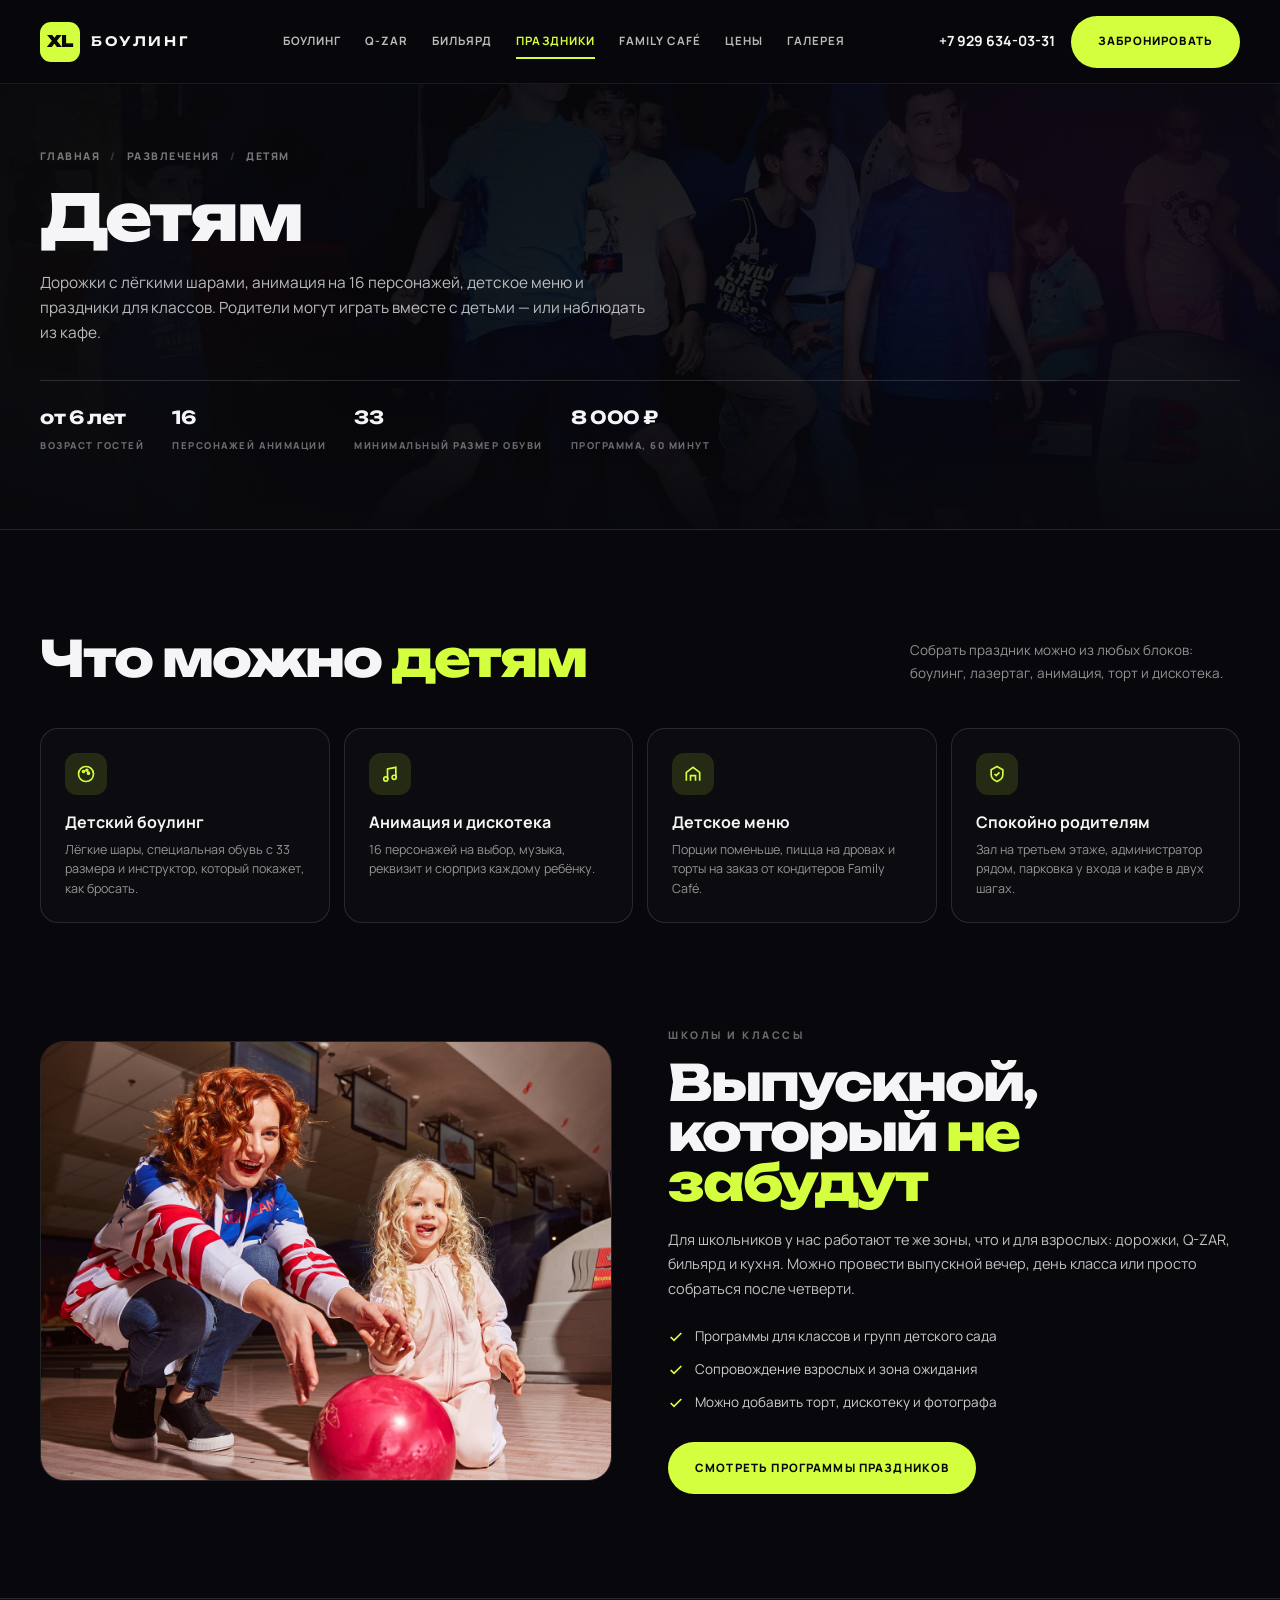
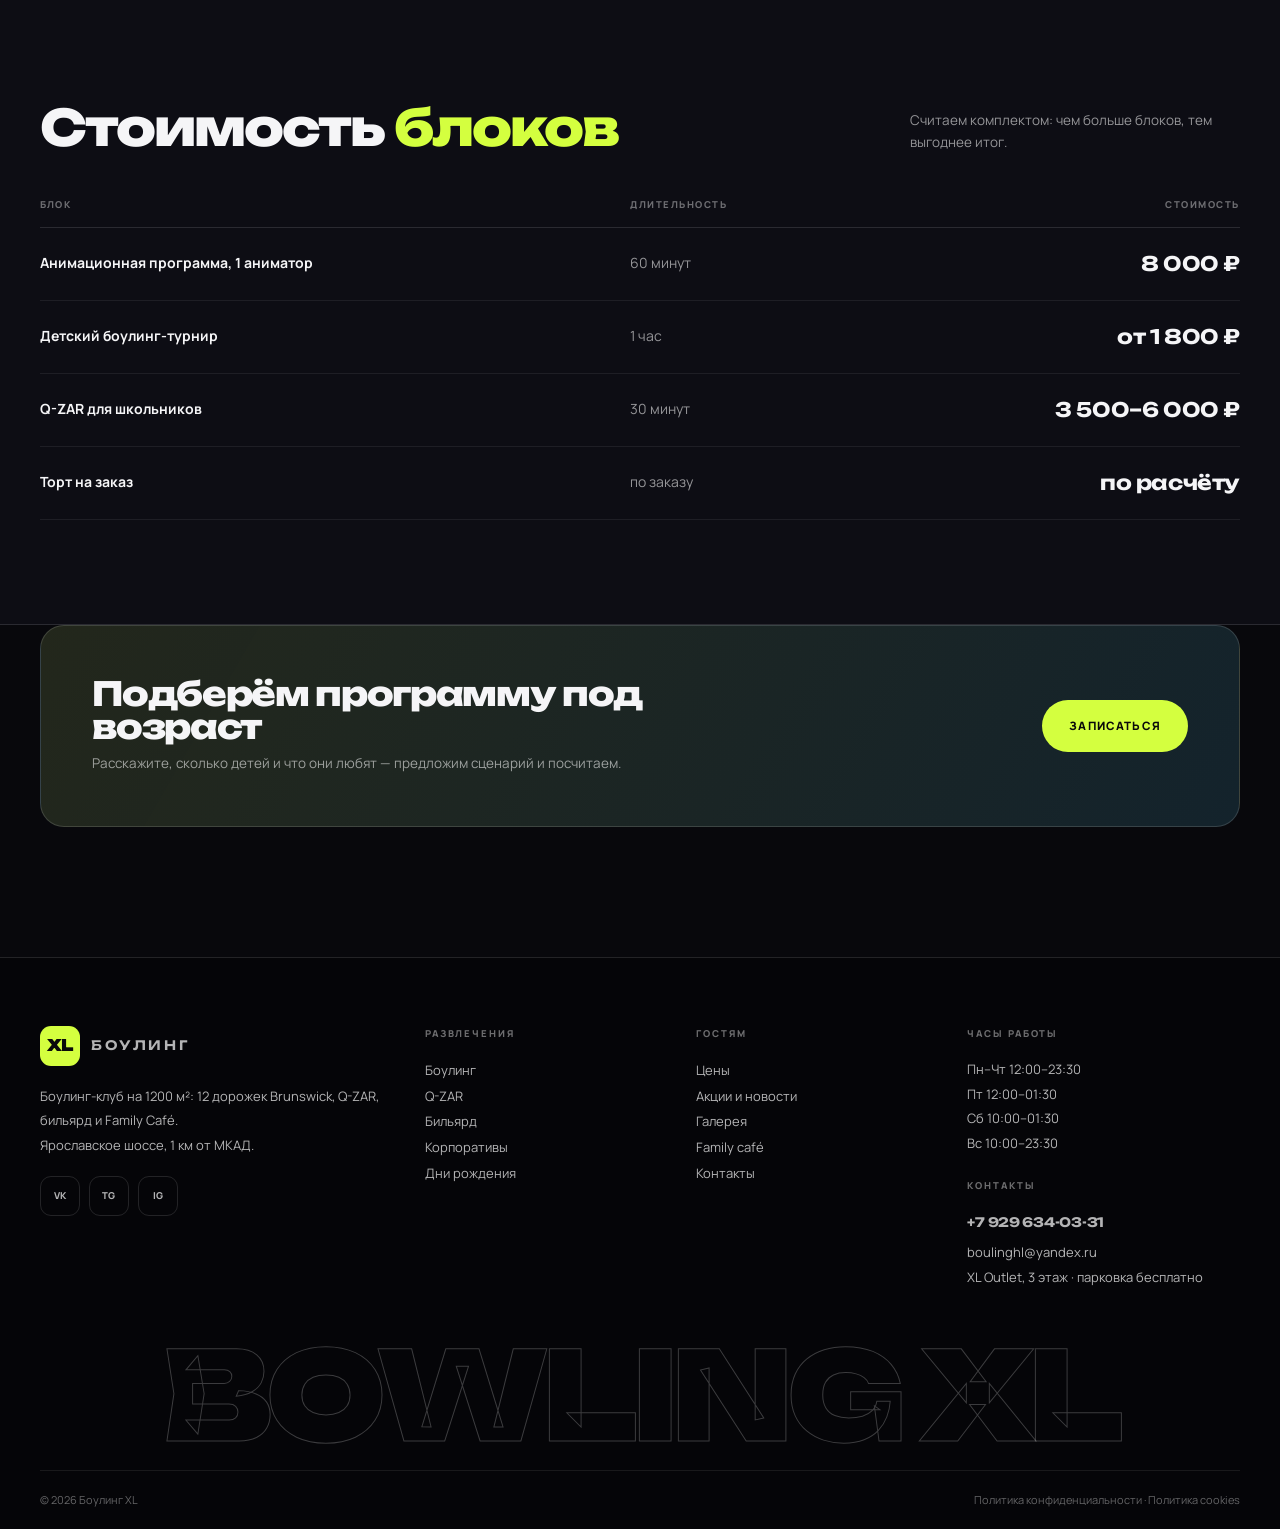
<file: entertainment/children/index.html>
﻿<!DOCTYPE html>
<html lang="ru">
<head>
<meta charset="utf-8">
<meta name="viewport" content="width=device-width, initial-scale=1">
<title>Детские праздники и анимация</title>
<meta name="description" content="Боулинг XL — клуб на Ярославском шоссе, 1 км от МКАД. 12 дорожек, Q-ZAR, бильярд, Family Café.">
<link rel="stylesheet" href="../../assets/fonts/fonts.css">
<link rel="stylesheet" href="../../assets/css/site.css">
</head>
<body>
<header class="header">
  <div class="wrap">
    <a class="logo" href="../../index.html" aria-label="Боулинг XL — на главную">
      <span class="logo__mark">XL</span>
      <span class="logo__word">Боулинг</span>
    </a>

    <nav class="nav" aria-label="Главное меню">
      <a href="../../entertainment/bowling/index.html" data-nav="bowling">Боулинг</a>
      <a href="../../entertainment/q-zar/index.html" data-nav="qzar">Q-ZAR</a>
      <a href="../../entertainment/billiards/index.html" data-nav="billiards">Бильярд</a>
      <a href="../../entertainment/korporativ/index.html" data-nav="parties" aria-current="page">Праздники</a>
      <a href="../../restaurant/index.html" data-nav="cafe">Family café</a>
      <a href="../../prices/index.html" data-nav="prices">Цены</a>
      <a href="../../gallery/index.html" data-nav="gallery">Галерея</a>
    </nav>

    <div class="header__right">
      <a class="header__phone" href="tel:+79296340331">+7 929 634-03-31</a>
      <button class="btn btn--primary" data-open="book">Забронировать</button>
      <button class="burger" aria-label="Открыть меню" aria-expanded="false" aria-controls="mnav">
        <span></span><span></span><span></span>
      </button>
    </div>
  </div>
</header>

<div class="mobile-nav" id="mnav">
  <a href="../../entertainment/bowling/index.html">Боулинг</a>
  <a href="../../entertainment/q-zar/index.html">Q-ZAR</a>
  <a href="../../entertainment/billiards/index.html">Бильярд</a>
  <a href="../../entertainment/korporativ/index.html">Праздники и корпоративы</a>
  <a href="../../entertainment/birthday/index.html">День рождения</a>
  <a href="../../entertainment/children/index.html">Детям</a>
  <a href="../../restaurant/index.html">Family café</a>
  <a href="../../prices/index.html">Цены</a>
  <a href="../../gallery/index.html">Галерея</a>
  <a href="../../news-list/index.html">Акции и новости</a>
  <a href="../../contacts/index.html">Контакты</a>
  <a class="m-phone" href="tel:+79296340331">+7 929 634-03-31</a>
  <button class="btn btn--primary btn--block" data-open="book">Забронировать дорожку</button>
</div>


<main>
  <section class="page-hero">
    <div class="page-hero__ph" style="background-image:url(../../assets/img/kids-party.jpg)"></div>
    <div class="page-hero__veil"></div>
    <div class="wrap">
      <nav class="breadcrumbs" aria-label="Хлебные крошки">
        <a href="../../index.html">Главная</a><span class="sep">/</span>
        <a href="../../entertainment/index.html">Развлечения</a><span class="sep">/</span><span>Детям</span>
      </nav>
      <h1 data-cms="entertainment/children/index.html:h1:0">Детям</h1>
      <p class="lead" data-cms="entertainment/children/index.html:p:0">Дорожки с лёгкими шарами, анимация на 16 персонажей, детское меню и праздники для классов.
      Родители могут играть вместе с детьми — или наблюдать из кафе.</p>
      <div class="page-hero__meta">
        <div><b>от 6 лет</b><span>возраст гостей</span></div>
        <div><b>16</b><span>персонажей анимации</span></div>
        <div><b>33</b><span>минимальный размер обуви</span></div>
        <div><b>8 000 ₽</b><span>программа, 60 минут</span></div>
      </div>
    </div>
  </section>

  <section class="section">
    <div class="wrap">
      <div class="shead">
        <h2 data-cms="entertainment/children/index.html:h2:0">Что можно <em>детям</em></h2>
        <p data-cms="entertainment/children/index.html:p:1">Собрать праздник можно из любых блоков: боулинг, лазертаг, анимация, торт и дискотека.</p>
      </div>
      <div class="fgrid">
        <div class="fcard">
          <div class="fcard__ico"><svg width="20" height="20" viewBox="0 0 24 24" fill="none" stroke="currentColor" stroke-width="2"><circle cx="12" cy="12" r="9"/><circle cx="9" cy="9" r="1.2" fill="currentColor"/><circle cx="13" cy="7.5" r="1.2" fill="currentColor"/><circle cx="15" cy="11" r="1.2" fill="currentColor"/></svg></div>
          <h3 data-cms="entertainment/children/index.html:h3:0">Детский боулинг</h3>
          <p data-cms="entertainment/children/index.html:p:2">Лёгкие шары, специальная обувь с 33 размера и инструктор, который покажет, как бросать.</p>
        </div>
        <div class="fcard">
          <div class="fcard__ico"><svg width="20" height="20" viewBox="0 0 24 24" fill="none" stroke="currentColor" stroke-width="2"><path d="M9 18V6l10-2v12"/><circle cx="7" cy="18" r="2.5"/><circle cx="17" cy="16" r="2.5"/></svg></div>
          <h3 data-cms="entertainment/children/index.html:h3:1">Анимация и дискотека</h3>
          <p data-cms="entertainment/children/index.html:p:3">16 персонажей на выбор, музыка, реквизит и сюрприз каждому ребёнку.</p>
        </div>
        <div class="fcard">
          <div class="fcard__ico"><svg width="20" height="20" viewBox="0 0 24 24" fill="none" stroke="currentColor" stroke-width="2"><path d="M4 20V10l8-6 8 6v10"/><path d="M9 20v-6h6v6"/></svg></div>
          <h3 data-cms="entertainment/children/index.html:h3:2">Детское меню</h3>
          <p data-cms="entertainment/children/index.html:p:4">Порции поменьше, пицца на дровах и торты на заказ от кондитеров Family Café.</p>
        </div>
        <div class="fcard">
          <div class="fcard__ico"><svg width="20" height="20" viewBox="0 0 24 24" fill="none" stroke="currentColor" stroke-width="2"><path d="M12 3l7 4v6c0 4-3 6.5-7 8-4-1.5-7-4-7-8V7l7-4Z"/><path d="M9 12l2 2 4-4"/></svg></div>
          <h3 data-cms="entertainment/children/index.html:h3:3">Спокойно родителям</h3>
          <p data-cms="entertainment/children/index.html:p:5">Зал на третьем этаже, администратор рядом, парковка у входа и кафе в двух шагах.</p>
        </div>
      </div>
    </div>
  </section>

  <section class="section" style="padding-top:0">
    <div class="wrap split">
      <div class="split__media"><img src="../../assets/img/family-lane.jpg" alt="Дети играют в боулинг"></div>
      <div>
        <div class="eyebrow" data-cms="entertainment/children/index.html:eyebrow:0">Школы и классы</div>
        <h2 data-cms="entertainment/children/index.html:h2:1">Выпускной,<br>который <em>не забудут</em></h2>
        <p data-cms="entertainment/children/index.html:p:6">Для школьников у нас работают те же зоны, что и для взрослых: дорожки, Q-ZAR, бильярд и кухня.
        Можно провести выпускной вечер, день класса или просто собраться после четверти.</p>
        <ul>
          <li><svg width="16" height="16" viewBox="0 0 24 24" fill="none" stroke="#D4FF3F" stroke-width="2.6"><path d="M4 12l5 5L20 6"/></svg>Программы для классов и групп детского сада</li>
          <li><svg width="16" height="16" viewBox="0 0 24 24" fill="none" stroke="#D4FF3F" stroke-width="2.6"><path d="M4 12l5 5L20 6"/></svg>Сопровождение взрослых и зона ожидания</li>
          <li><svg width="16" height="16" viewBox="0 0 24 24" fill="none" stroke="#D4FF3F" stroke-width="2.6"><path d="M4 12l5 5L20 6"/></svg>Можно добавить торт, дискотеку и фотографа</li>
        </ul>
        <a class="btn btn--primary" href="../../entertainment/birthday/index.html">Смотреть программы праздников</a>
      </div>
    </div>
  </section>

  <section class="section section--price">
    <div class="wrap">
      <div class="shead"><h2 data-cms="entertainment/children/index.html:h2:2">Стоимость <em>блоков</em></h2><p data-cms="entertainment/children/index.html:p:7">Считаем комплектом: чем больше блоков, тем выгоднее итог.</p></div>
      <table class="ttable ttable--stack">
        <thead><tr><th>Блок</th><th>Длительность</th><th class="num">Стоимость</th></tr></thead>
        <tbody>
          <tr><td>Анимационная программа, 1 аниматор</td><td class="muted">60 минут</td><td class="num" data-cms="entertainment/children/index.html:tdnum:0">8 000 ₽</td></tr>
          <tr><td>Детский боулинг-турнир</td><td class="muted">1 час</td><td class="num" data-cms="entertainment/children/index.html:tdnum:1">от 1 800 ₽</td></tr>
          <tr><td>Q-ZAR для школьников</td><td class="muted">30 минут</td><td class="num" data-cms="entertainment/children/index.html:tdnum:2">3 500–6 000 ₽</td></tr>
          <tr><td>Торт на заказ</td><td class="muted">по заказу</td><td class="num" data-cms="entertainment/children/index.html:tdnum:3">по расчёту</td></tr>
        </tbody>
      </table>
    </div>
  </section>

  <section class="section" style="padding-top:0">
    <div class="wrap">
      <div class="cta-strip">
        <div><h2 data-cms="entertainment/children/index.html:h2:3">Подберём программу под возраст</h2><p data-cms="entertainment/children/index.html:p:8">Расскажите, сколько детей и что они любят — предложим сценарий и посчитаем.</p></div>
        <button class="btn btn--primary" data-open="book">Записаться</button>
      </div>
    </div>
  </section>
</main>

﻿<footer class="footer">
  <div class="wrap">
    <div class="footer__grid">
      <div>
        <a class="logo" href="../../index.html" style="margin-bottom:18px">
          <span class="logo__mark">XL</span>
          <span class="logo__word">Боулинг</span>
        </a>
        <p data-cms="entertainment/children/index.html:p:9">Боулинг-клуб на 1200 м²: 12 дорожек Brunswick, Q-ZAR, бильярд и Family Café.<br>Ярославское шоссе, 1 км от МКАД.</p>
        <div class="socials">
          <a href="https://vk.com/xl_bowling" aria-label="ВКонтакте">VK</a>
          <a href="https://t.me/xl_bowling" aria-label="Telegram">TG</a>
          <a href="https://instagram.com/bowlingxl" aria-label="Instagram">IG</a>
        </div>
      </div>

      <div>
        <h5>Развлечения</h5>
        <a href="../../entertainment/bowling/index.html">Боулинг</a><br>
        <a href="../../entertainment/q-zar/index.html">Q-ZAR</a><br>
        <a href="../../entertainment/billiards/index.html">Бильярд</a><br>
        <a href="../../entertainment/korporativ/index.html">Корпоративы</a><br>
        <a href="../../entertainment/birthday/index.html">Дни рождения</a>
      </div>

      <div>
        <h5>Гостям</h5>
        <a href="../../prices/index.html">Цены</a><br>
        <a href="../../news-list/index.html">Акции и новости</a><br>
        <a href="../../gallery/index.html">Галерея</a><br>
        <a href="../../restaurant/index.html">Family café</a><br>
        <a href="../../contacts/index.html">Контакты</a>
      </div>

      <div>
        <h5>Часы работы</h5>
        <p data-cms="entertainment/children/index.html:p:10">Пн–Чт 12:00–23:30<br>Пт 12:00–01:30<br>Сб 10:00–01:30<br>Вс 10:00–23:30</p>
        <h5 style="margin-top:22px">Контакты</h5>
        <a class="footer__tel" href="tel:+79296340331">+7 929 634-03-31</a>
        <p style="margin-top:6px" data-cms="entertainment/children/index.html:p:11"><a href="mailto:boulinghl@yandex.ru">boulinghl@yandex.ru</a><br>
        XL Outlet, 3 этаж · парковка бесплатно</p>
      </div>
    </div>

    <div class="footer__word">BOWLING XL</div>

    <div class="footer__bottom">
      <span>© 2026 Боулинг XL</span>
      <span>Политика конфиденциальности · Политика cookies</span>
    </div>
  </div>
</footer>

<dialog class="modal" id="book" aria-labelledby="book-title">
  <div class="modal__in">
    <button class="modal__close" aria-label="Закрыть">×</button>
    <div class="eyebrow" data-cms="entertainment/children/index.html:eyebrow:1">Бронирование</div>
    <h3 id="book-title" data-cms="entertainment/children/index.html:h3:4">Забронировать дорожку</h3>
    <p data-cms="entertainment/children/index.html:p:12">Оставьте заявку — перезвоним в течение 15 минут, подтвердим время и расскажем про свободные дорожки.</p>
    <form data-demo>
      <div class="field"><label for="b-name">Имя</label><input id="b-name" name="name" placeholder="Как к вам обращаться" required></div>
      <div class="field"><label for="b-phone">Телефон</label><input id="b-phone" name="phone" type="tel" placeholder="+7 (___) ___-__-__" required></div>
      <div class="field"><label for="b-date">Дата</label><input id="b-date" name="date" type="date"></div>
      <div class="field"><label for="b-time">Время</label><input id="b-time" name="time" type="time" value="19:00"></div>
      <div class="field"><label for="b-guests">Гостей</label>
        <select id="b-guests" name="guests">
          <option>2–4 человека</option><option selected>5–6 человек</option><option>7–12 человек</option><option>Больше 12</option>
        </select>
      </div>
      <div class="field"><label for="b-lanes">Дорожек</label>
        <select id="b-lanes" name="lanes"><option selected>1</option><option>2</option><option>3</option><option>4 и больше</option></select>
      </div>
      <button class="btn btn--primary btn--block" type="submit">Отправить заявку</button>
      <small style="color:var(--muted2);font-size:10.5px;line-height:1.5">Нажимая кнопку, вы соглашаетесь с политикой обработки персональных данных.</small>
    </form>
    <div class="modal__success" hidden>
      <div style="font-size:40px;line-height:1;margin-bottom:10px">🎳</div>
      <h3 data-cms="entertainment/children/index.html:h3:5">Заявка отправлена</h3>
      <p data-cms="entertainment/children/index.html:p:13">Менеджер перезвонит в течение 15 минут и подтвердит бронь. Если планы изменятся — просто позвоните: +7 929 634-03-31.</p>
      <button class="btn btn--primary btn--block" style="margin-top:22px" onclick="this.closest('dialog').close()">Хорошо</button>
    </div>
  </div>
</dialog>

<dialog class="modal" id="lightbox" aria-label="Просмотр фото">
  <div class="modal__in" style="padding:12px">
    <button class="modal__close" aria-label="Закрыть">×</button>
    <img alt="" src="[data-uri]" style="width:100%;height:auto;border-radius:14px;display:block">
  </div>
</dialog>

<script src="../../assets/js/site.js" defer></script>
</body>
</html>
</file>
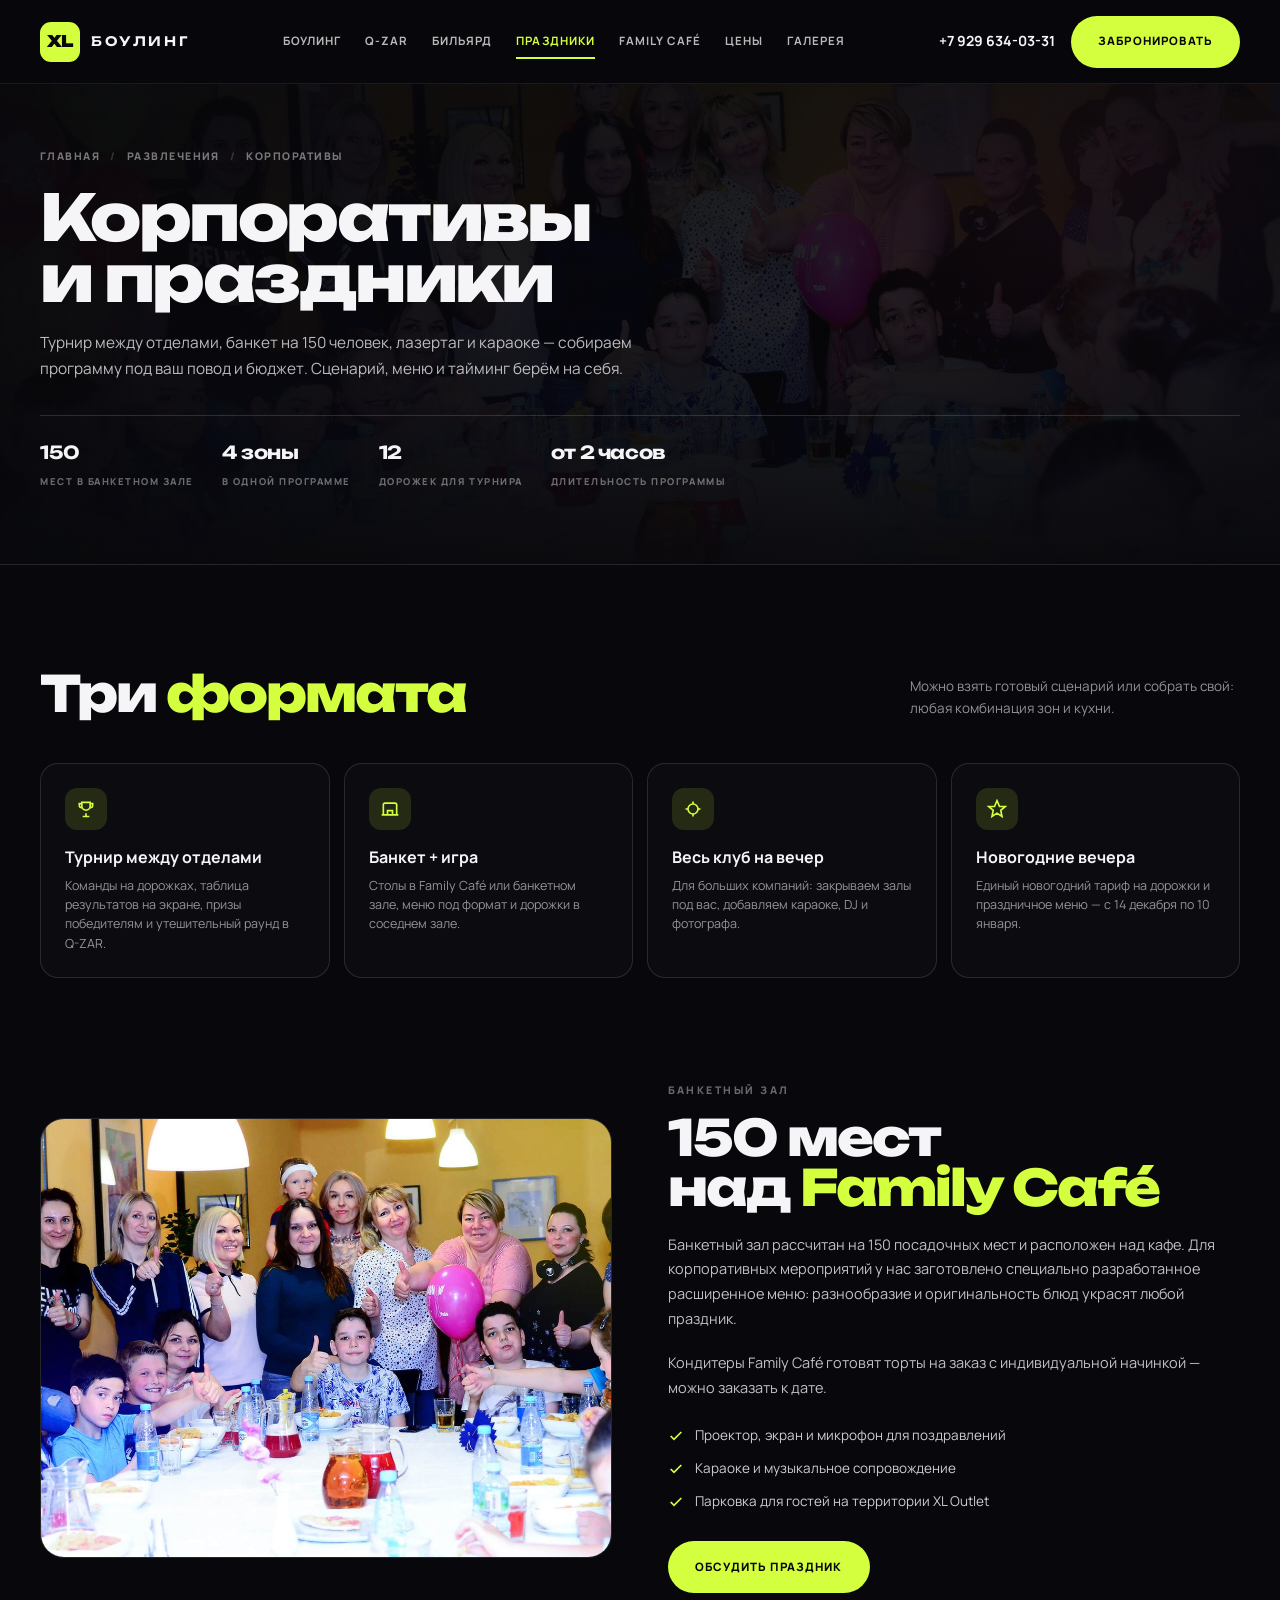
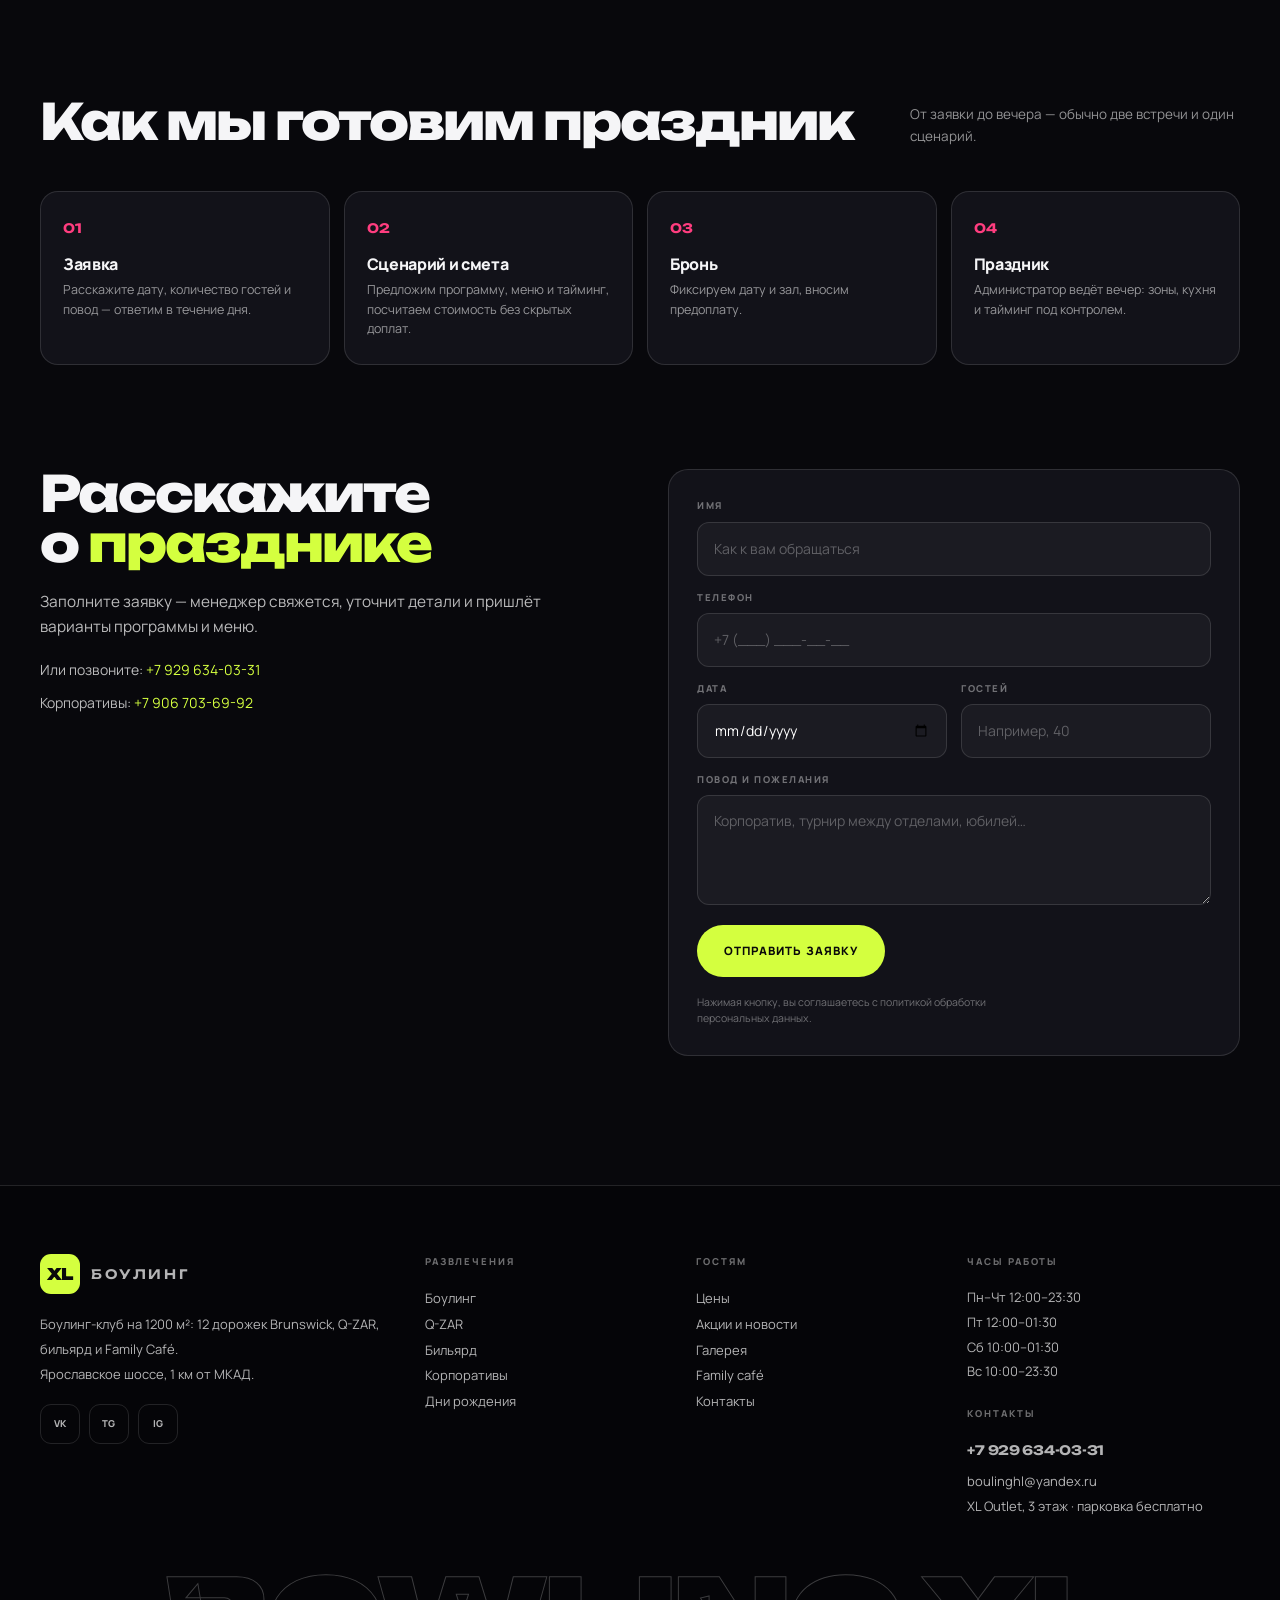
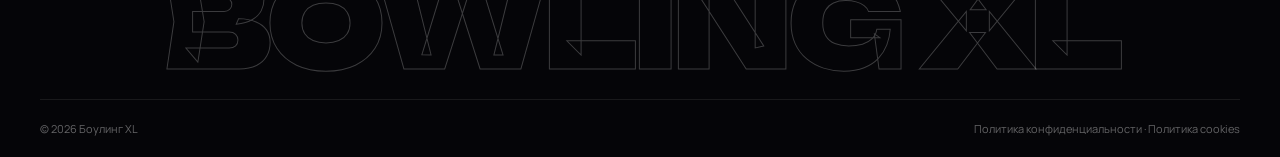
<file: entertainment/korporativ/index.html>
<!DOCTYPE html>
<html lang="ru">
<head>
<meta charset="utf-8">
<meta name="viewport" content="width=device-width, initial-scale=1">
<title>Корпоративы и праздники</title>
<meta name="description" content="Боулинг XL — клуб на Ярославском шоссе, 1 км от МКАД. 12 дорожек, Q-ZAR, бильярд, Family Café.">
<link rel="stylesheet" href="../../assets/fonts/fonts.css">
<link rel="stylesheet" href="../../assets/css/site.css">
</head>
<body>
<header class="header">
  <div class="wrap">
    <a class="logo" href="../../index.html" aria-label="Боулинг XL — на главную">
      <span class="logo__mark">XL</span>
      <span class="logo__word">Боулинг</span>
    </a>

    <nav class="nav" aria-label="Главное меню">
      <a href="../../entertainment/bowling/index.html" data-nav="bowling">Боулинг</a>
      <a href="../../entertainment/q-zar/index.html" data-nav="qzar">Q-ZAR</a>
      <a href="../../entertainment/billiards/index.html" data-nav="billiards">Бильярд</a>
      <a href="../../entertainment/korporativ/index.html" data-nav="parties" aria-current="page">Праздники</a>
      <a href="../../restaurant/index.html" data-nav="cafe">Family café</a>
      <a href="../../prices/index.html" data-nav="prices">Цены</a>
      <a href="../../gallery/index.html" data-nav="gallery">Галерея</a>
    </nav>

    <div class="header__right">
      <a class="header__phone" href="tel:+79296340331">+7 929 634-03-31</a>
      <button class="btn btn--primary" data-open="book">Забронировать</button>
      <button class="burger" aria-label="Открыть меню" aria-expanded="false" aria-controls="mnav">
        <span></span><span></span><span></span>
      </button>
    </div>
  </div>
</header>

<div class="mobile-nav" id="mnav">
  <a href="../../entertainment/bowling/index.html">Боулинг</a>
  <a href="../../entertainment/q-zar/index.html">Q-ZAR</a>
  <a href="../../entertainment/billiards/index.html">Бильярд</a>
  <a href="../../entertainment/korporativ/index.html">Праздники и корпоративы</a>
  <a href="../../entertainment/birthday/index.html">День рождения</a>
  <a href="../../entertainment/children/index.html">Детям</a>
  <a href="../../restaurant/index.html">Family café</a>
  <a href="../../prices/index.html">Цены</a>
  <a href="../../gallery/index.html">Галерея</a>
  <a href="../../news-list/index.html">Акции и новости</a>
  <a href="../../contacts/index.html">Контакты</a>
  <a class="m-phone" href="tel:+79296340331">+7 929 634-03-31</a>
  <button class="btn btn--primary btn--block" data-open="book">Забронировать дорожку</button>
</div>


<main>
  <section class="page-hero">
    <div class="page-hero__ph" style="background-image:url(../../assets/img/banquet.jpg)"></div>
    <div class="page-hero__veil"></div>
    <div class="wrap">
      <nav class="breadcrumbs" aria-label="Хлебные крошки">
        <a href="../../index.html">Главная</a><span class="sep">/</span>
        <a href="../../entertainment/index.html">Развлечения</a><span class="sep">/</span><span>Корпоративы</span>
      </nav>
      <h1 data-cms="entertainment/korporativ/index.html:h1:0">Корпоративы<br>и праздники</h1>
      <p class="lead" data-cms="entertainment/korporativ/index.html:p:0">Турнир между отделами, банкет на 150 человек, лазертаг и караоке — собираем программу под ваш повод
      и бюджет. Сценарий, меню и тайминг берём на себя.</p>
      <div class="page-hero__meta">
        <div><b>150</b><span>мест в банкетном зале</span></div>
        <div><b>4 зоны</b><span>в одной программе</span></div>
        <div><b>12</b><span>дорожек для турнира</span></div>
        <div><b>от 2 часов</b><span>длительность программы</span></div>
      </div>
    </div>
  </section>

  <section class="section">
    <div class="wrap">
      <div class="shead">
        <h2 data-cms="entertainment/korporativ/index.html:h2:0">Три <em>формата</em></h2>
        <p data-cms="entertainment/korporativ/index.html:p:1">Можно взять готовый сценарий или собрать свой: любая комбинация зон и кухни.</p>
      </div>
      <div class="fgrid">
        <div class="fcard">
          <div class="fcard__ico"><svg width="20" height="20" viewBox="0 0 24 24" fill="none" stroke="currentColor" stroke-width="2"><path d="M8 21h8M12 17v4"/><path d="M7 4h10v4.5a5 5 0 0 1-10 0V4Z"/><path d="M7 5.5H4v2a3 3 0 0 0 3 3M17 5.5h3v2a3 3 0 0 1-3 3"/></svg></div>
          <h3 data-cms="entertainment/korporativ/index.html:h3:0">Турнир между отделами</h3>
          <p data-cms="entertainment/korporativ/index.html:p:2">Команды на дорожках, таблица результатов на экране, призы победителям и утешительный раунд в Q-ZAR.</p>
        </div>
        <div class="fcard">
          <div class="fcard__ico"><svg width="20" height="20" viewBox="0 0 24 24" fill="none" stroke="currentColor" stroke-width="2"><path d="M4 19V7a2 2 0 0 1 2-2h12a2 2 0 0 1 2 2v12"/><path d="M2 19h20M9 19v-5h6v5"/></svg></div>
          <h3 data-cms="entertainment/korporativ/index.html:h3:1">Банкет + игра</h3>
          <p data-cms="entertainment/korporativ/index.html:p:3">Столы в Family Café или банкетном зале, меню под формат и дорожки в соседнем зале.</p>
        </div>
        <div class="fcard">
          <div class="fcard__ico"><svg width="20" height="20" viewBox="0 0 24 24" fill="none" stroke="currentColor" stroke-width="2"><path d="M12 3v3M12 18v3M3 12h3M18 12h3"/><circle cx="12" cy="12" r="6"/></svg></div>
          <h3 data-cms="entertainment/korporativ/index.html:h3:2">Весь клуб на вечер</h3>
          <p data-cms="entertainment/korporativ/index.html:p:4">Для больших компаний: закрываем залы под вас, добавляем караоке, DJ и фотографа.</p>
        </div>
        <div class="fcard">
          <div class="fcard__ico"><svg width="20" height="20" viewBox="0 0 24 24" fill="none" stroke="currentColor" stroke-width="2"><path d="M12 2l3 7h7l-5.5 4.5L18 21l-6-4-6 4 1.5-7.5L2 9h7l3-7Z"/></svg></div>
          <h3 data-cms="entertainment/korporativ/index.html:h3:3">Новогодние вечера</h3>
          <p data-cms="entertainment/korporativ/index.html:p:5">Единый новогодний тариф на дорожки и праздничное меню — с 14 декабря по 10 января.</p>
        </div>
      </div>
    </div>
  </section>

  <section class="section" style="padding-top:0">
    <div class="wrap split">
      <div class="split__media"><img src="../../assets/img/banquet.jpg" alt="Банкетный зал Боулинг XL"></div>
      <div>
        <div class="eyebrow" data-cms="entertainment/korporativ/index.html:eyebrow:0">Банкетный зал</div>
        <h2 data-cms="entertainment/korporativ/index.html:h2:1">150 мест<br>над <em>Family Café</em></h2>
        <p data-cms="entertainment/korporativ/index.html:p:6">Банкетный зал рассчитан на 150 посадочных мест и расположен над кафе. Для корпоративных мероприятий
        у нас заготовлено специально разработанное расширенное меню: разнообразие и оригинальность блюд украсят любой праздник.</p>
        <p data-cms="entertainment/korporativ/index.html:p:7">Кондитеры Family Café готовят торты на заказ с индивидуальной начинкой — можно заказать к дате.</p>
        <ul>
          <li><svg width="16" height="16" viewBox="0 0 24 24" fill="none" stroke="#D4FF3F" stroke-width="2.6"><path d="M4 12l5 5L20 6"/></svg>Проектор, экран и микрофон для поздравлений</li>
          <li><svg width="16" height="16" viewBox="0 0 24 24" fill="none" stroke="#D4FF3F" stroke-width="2.6"><path d="M4 12l5 5L20 6"/></svg>Караоке и музыкальное сопровождение</li>
          <li><svg width="16" height="16" viewBox="0 0 24 24" fill="none" stroke="#D4FF3F" stroke-width="2.6"><path d="M4 12l5 5L20 6"/></svg>Парковка для гостей на территории XL Outlet</li>
        </ul>
        <button class="btn btn--primary" data-open="book">Обсудить праздник</button>
      </div>
    </div>
  </section>

  <section class="section" style="padding-top:0">
    <div class="wrap">
      <div class="shead"><h2 data-cms="entertainment/korporativ/index.html:h2:2">Как мы готовим праздник</h2><p data-cms="entertainment/korporativ/index.html:p:8">От заявки до вечера — обычно две встречи и один сценарий.</p></div>
      <div class="steps">
        <div class="step"><h3 data-cms="entertainment/korporativ/index.html:h3:4">Заявка</h3><p data-cms="entertainment/korporativ/index.html:p:9">Расскажите дату, количество гостей и повод — ответим в течение дня.</p></div>
        <div class="step"><h3 data-cms="entertainment/korporativ/index.html:h3:5">Сценарий и смета</h3><p data-cms="entertainment/korporativ/index.html:p:10">Предложим программу, меню и тайминг, посчитаем стоимость без скрытых доплат.</p></div>
        <div class="step"><h3 data-cms="entertainment/korporativ/index.html:h3:6">Бронь</h3><p data-cms="entertainment/korporativ/index.html:p:11">Фиксируем дату и зал, вносим предоплату.</p></div>
        <div class="step"><h3 data-cms="entertainment/korporativ/index.html:h3:7">Праздник</h3><p data-cms="entertainment/korporativ/index.html:p:12">Администратор ведёт вечер: зоны, кухня и тайминг под контролем.</p></div>
      </div>
    </div>
  </section>

  <section class="section" style="padding-top:0">
    <div class="wrap" style="display:grid;grid-template-columns:1fr 1fr;gap:56px;align-items:start">
      <div>
        <h2 data-cms="entertainment/korporativ/index.html:h2:3">Расскажите<br>о <em>празднике</em></h2>
        <p class="lead" style="margin-top:20px" data-cms="entertainment/korporativ/index.html:p:13">Заполните заявку — менеджер свяжется, уточнит детали и пришлёт варианты программы и меню.</p>
        <p class="lead" style="margin-top:18px;font-size:14px" data-cms="entertainment/korporativ/index.html:p:14">Или позвоните: <a href="tel:+79296340331" style="color:var(--lime)">+7 929 634-03-31</a></p>
        <p class="lead" style="margin-top:10px;font-size:14px" data-cms="entertainment/korporativ/index.html:p:15">Корпоративы: <a href="tel:+79067036992" style="color:var(--lime)">+7 906 703-69-92</a></p>
      </div>
      <div class="contact-card">
        <form class="form" data-demo>
          <div class="field field--full"><label for="k-name">Имя</label><input id="k-name" placeholder="Как к вам обращаться" required></div>
          <div class="field field--full"><label for="k-phone">Телефон</label><input id="k-phone" type="tel" placeholder="+7 (___) ___-__-__" required></div>
          <div class="field"><label for="k-date">Дата</label><input id="k-date" type="date"></div>
          <div class="field"><label for="k-guests">Гостей</label><input id="k-guests" placeholder="Например, 40"></div>
          <div class="field field--full"><label for="k-msg">Повод и пожелания</label><textarea id="k-msg" placeholder="Корпоратив, турнир между отделами, юбилей…"></textarea></div>
          <div class="form__foot">
            <button class="btn btn--primary" type="submit">Отправить заявку</button>
            <small>Нажимая кнопку, вы соглашаетесь с политикой обработки персональных данных.</small>
          </div>
        </form>
      </div>
    </div>
  </section>
</main>

﻿<footer class="footer">
  <div class="wrap">
    <div class="footer__grid">
      <div>
        <a class="logo" href="../../index.html" style="margin-bottom:18px">
          <span class="logo__mark">XL</span>
          <span class="logo__word">Боулинг</span>
        </a>
        <p data-cms="entertainment/korporativ/index.html:p:16">Боулинг-клуб на 1200 м²: 12 дорожек Brunswick, Q-ZAR, бильярд и Family Café.<br>Ярославское шоссе, 1 км от МКАД.</p>
        <div class="socials">
          <a href="https://vk.com/xl_bowling" aria-label="ВКонтакте">VK</a>
          <a href="https://t.me/xl_bowling" aria-label="Telegram">TG</a>
          <a href="https://instagram.com/bowlingxl" aria-label="Instagram">IG</a>
        </div>
      </div>

      <div>
        <h5>Развлечения</h5>
        <a href="../../entertainment/bowling/index.html">Боулинг</a><br>
        <a href="../../entertainment/q-zar/index.html">Q-ZAR</a><br>
        <a href="../../entertainment/billiards/index.html">Бильярд</a><br>
        <a href="../../entertainment/korporativ/index.html">Корпоративы</a><br>
        <a href="../../entertainment/birthday/index.html">Дни рождения</a>
      </div>

      <div>
        <h5>Гостям</h5>
        <a href="../../prices/index.html">Цены</a><br>
        <a href="../../news-list/index.html">Акции и новости</a><br>
        <a href="../../gallery/index.html">Галерея</a><br>
        <a href="../../restaurant/index.html">Family café</a><br>
        <a href="../../contacts/index.html">Контакты</a>
      </div>

      <div>
        <h5>Часы работы</h5>
        <p data-cms="entertainment/korporativ/index.html:p:17">Пн–Чт 12:00–23:30<br>Пт 12:00–01:30<br>Сб 10:00–01:30<br>Вс 10:00–23:30</p>
        <h5 style="margin-top:22px">Контакты</h5>
        <a class="footer__tel" href="tel:+79296340331">+7 929 634-03-31</a>
        <p style="margin-top:6px" data-cms="entertainment/korporativ/index.html:p:18"><a href="mailto:boulinghl@yandex.ru">boulinghl@yandex.ru</a><br>
        XL Outlet, 3 этаж · парковка бесплатно</p>
      </div>
    </div>

    <div class="footer__word">BOWLING XL</div>

    <div class="footer__bottom">
      <span>© 2026 Боулинг XL</span>
      <span>Политика конфиденциальности · Политика cookies</span>
    </div>
  </div>
</footer>

<dialog class="modal" id="book" aria-labelledby="book-title">
  <div class="modal__in">
    <button class="modal__close" aria-label="Закрыть">×</button>
    <div class="eyebrow" data-cms="entertainment/korporativ/index.html:eyebrow:1">Бронирование</div>
    <h3 id="book-title" data-cms="entertainment/korporativ/index.html:h3:8">Забронировать дорожку</h3>
    <p data-cms="entertainment/korporativ/index.html:p:19">Оставьте заявку — перезвоним в течение 15 минут, подтвердим время и расскажем про свободные дорожки.</p>
    <form data-demo>
      <div class="field"><label for="b-name">Имя</label><input id="b-name" name="name" placeholder="Как к вам обращаться" required></div>
      <div class="field"><label for="b-phone">Телефон</label><input id="b-phone" name="phone" type="tel" placeholder="+7 (___) ___-__-__" required></div>
      <div class="field"><label for="b-date">Дата</label><input id="b-date" name="date" type="date"></div>
      <div class="field"><label for="b-time">Время</label><input id="b-time" name="time" type="time" value="19:00"></div>
      <div class="field"><label for="b-guests">Гостей</label>
        <select id="b-guests" name="guests">
          <option>2–4 человека</option><option selected>5–6 человек</option><option>7–12 человек</option><option>Больше 12</option>
        </select>
      </div>
      <div class="field"><label for="b-lanes">Дорожек</label>
        <select id="b-lanes" name="lanes"><option selected>1</option><option>2</option><option>3</option><option>4 и больше</option></select>
      </div>
      <button class="btn btn--primary btn--block" type="submit">Отправить заявку</button>
      <small style="color:var(--muted2);font-size:10.5px;line-height:1.5">Нажимая кнопку, вы соглашаетесь с политикой обработки персональных данных.</small>
    </form>
    <div class="modal__success" hidden>
      <div style="font-size:40px;line-height:1;margin-bottom:10px">🎳</div>
      <h3 data-cms="entertainment/korporativ/index.html:h3:9">Заявка отправлена</h3>
      <p data-cms="entertainment/korporativ/index.html:p:20">Менеджер перезвонит в течение 15 минут и подтвердит бронь. Если планы изменятся — просто позвоните: +7 929 634-03-31.</p>
      <button class="btn btn--primary btn--block" style="margin-top:22px" onclick="this.closest('dialog').close()">Хорошо</button>
    </div>
  </div>
</dialog>

<dialog class="modal" id="lightbox" aria-label="Просмотр фото">
  <div class="modal__in" style="padding:12px">
    <button class="modal__close" aria-label="Закрыть">×</button>
    <img alt="" src="[data-uri]" style="width:100%;height:auto;border-radius:14px;display:block">
  </div>
</dialog>

<script src="../../assets/js/site.js" defer></script>
</body>
</html>
</file>
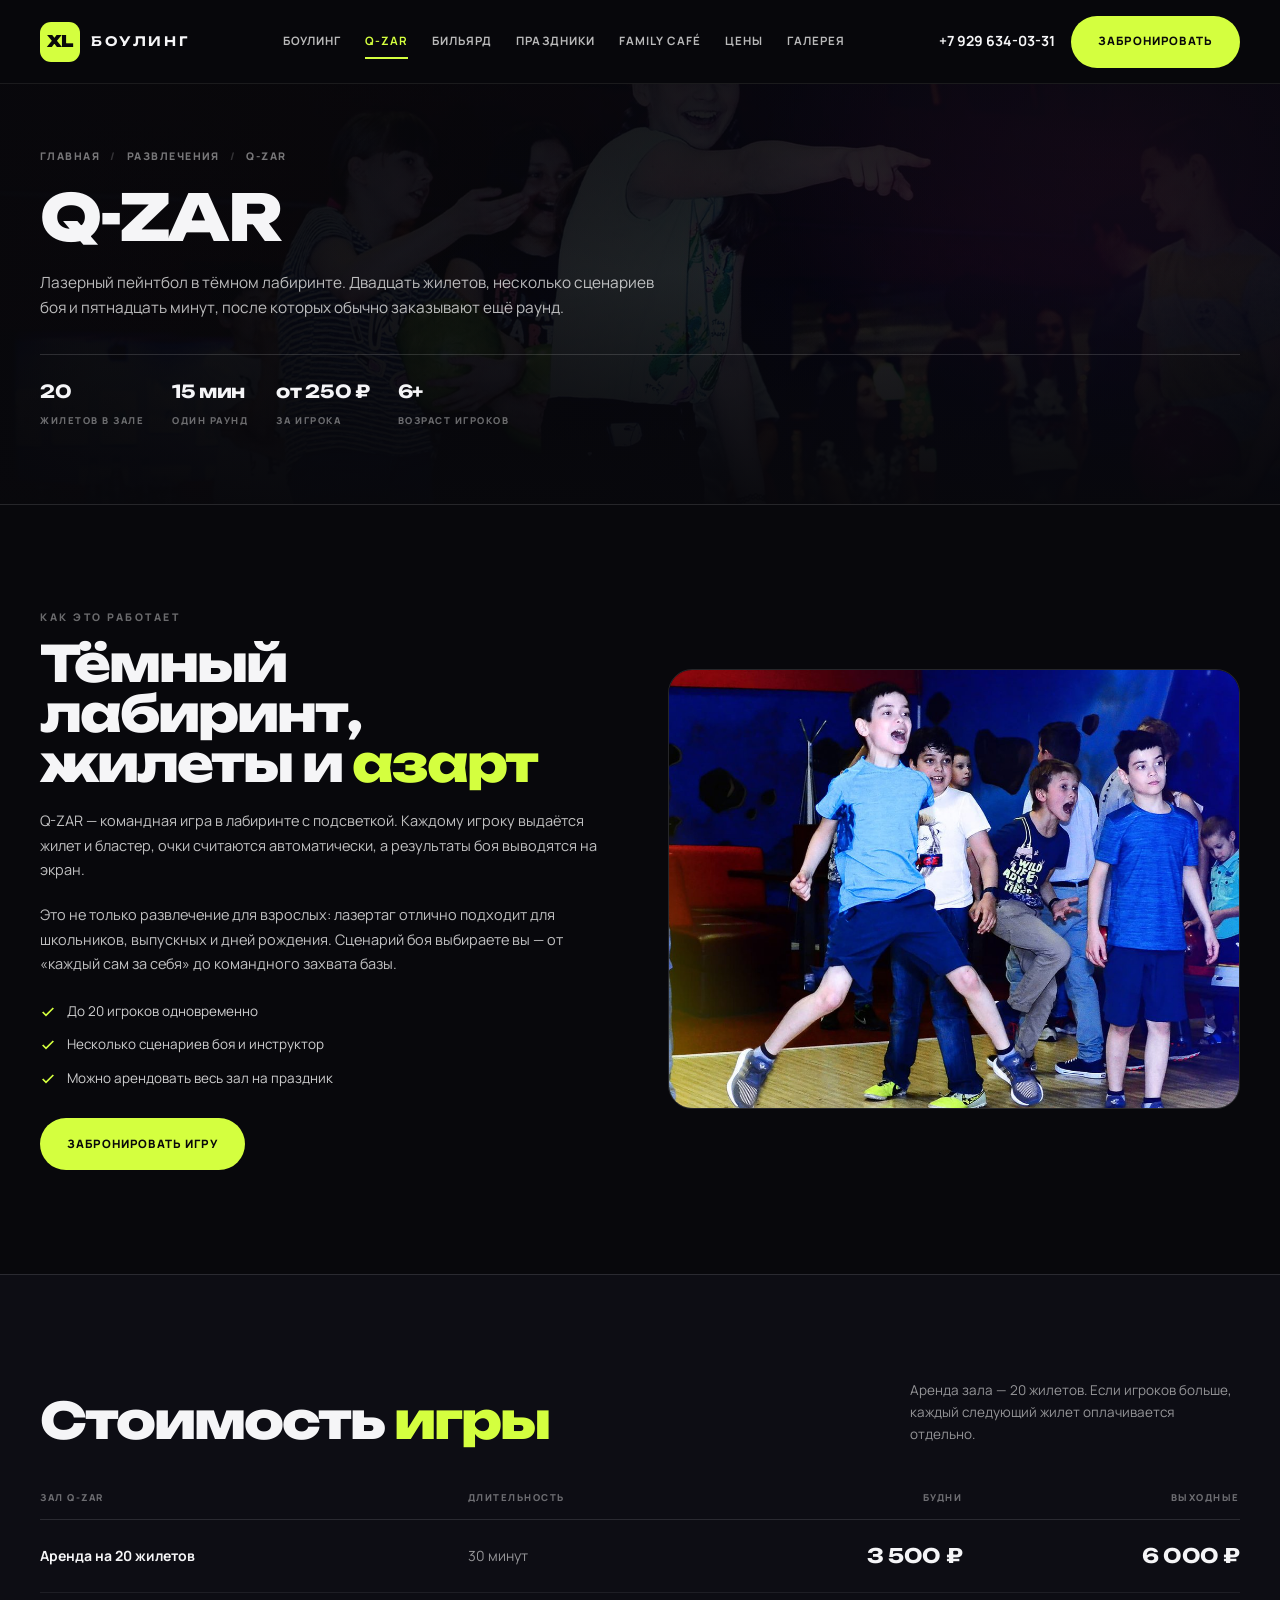
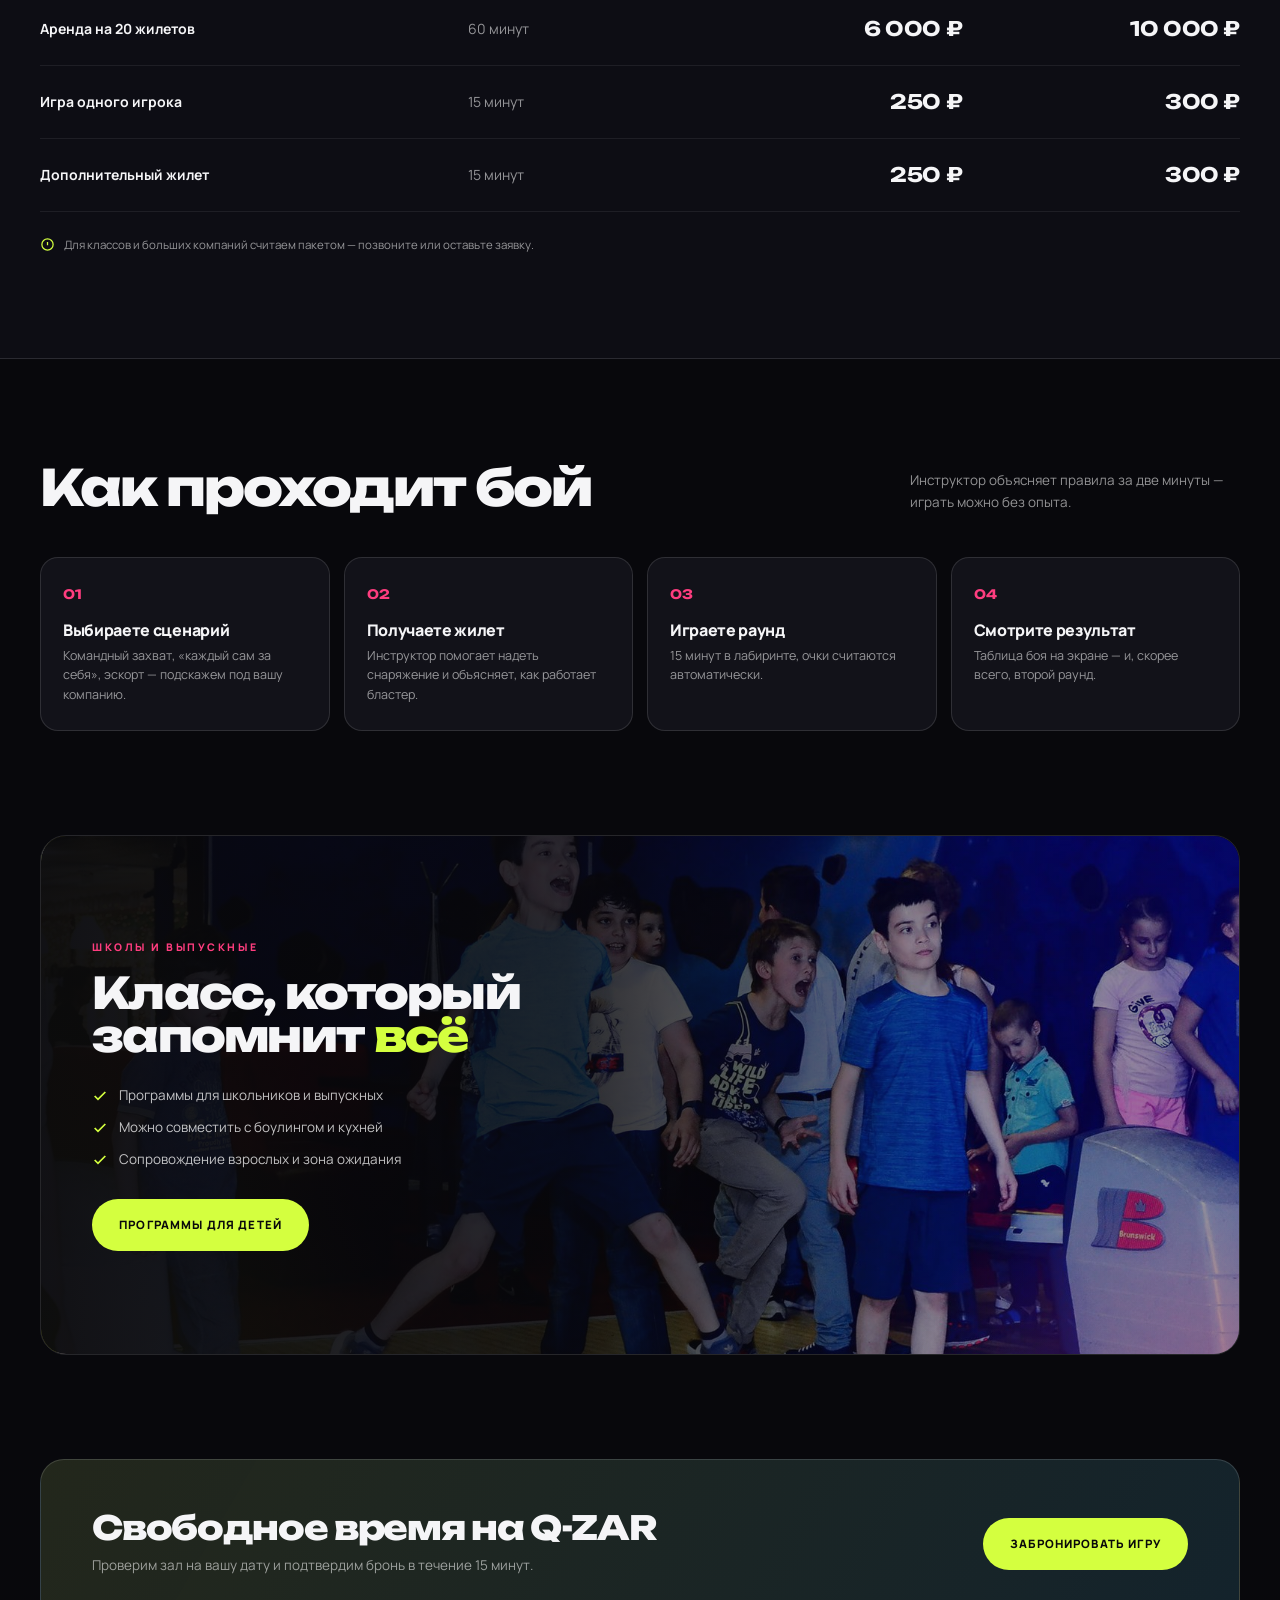
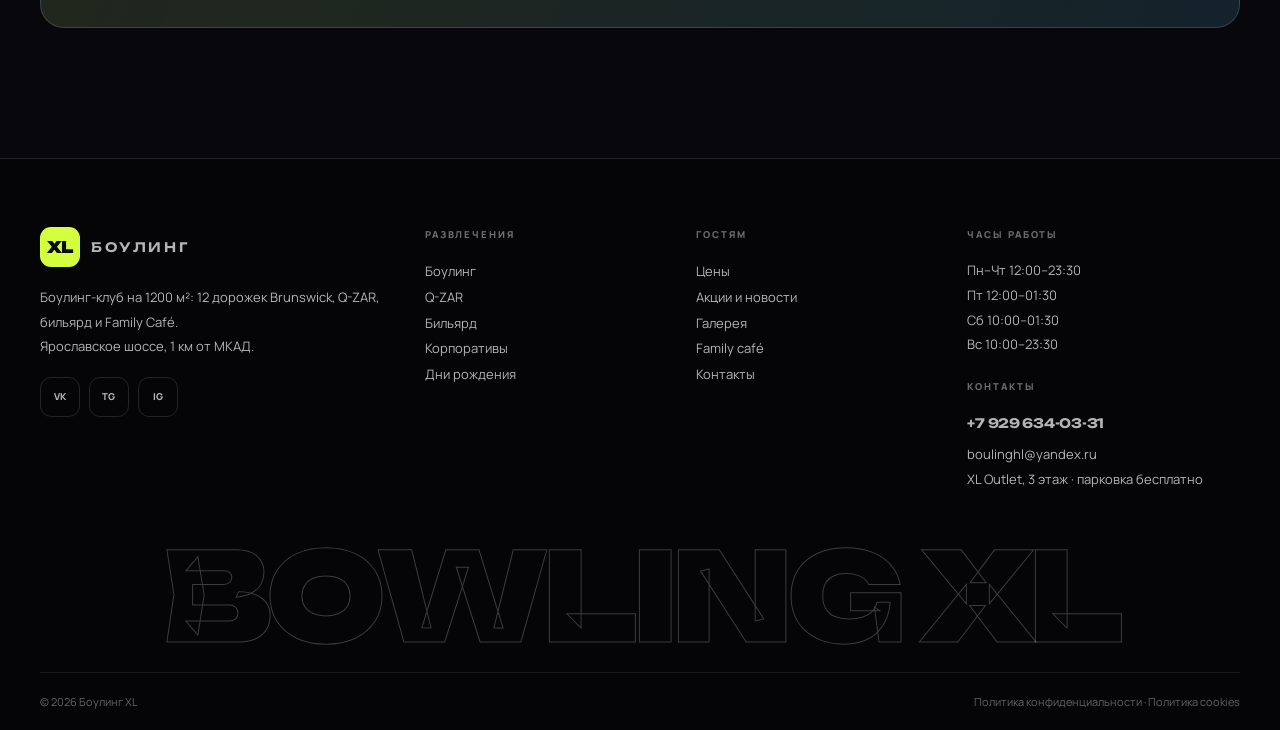
<file: entertainment/q-zar/index.html>
﻿<!DOCTYPE html>
<html lang="ru">
<head>
<meta charset="utf-8">
<meta name="viewport" content="width=device-width, initial-scale=1">
<title>Q-ZAR — лазерный пейнтбол</title>
<meta name="description" content="Боулинг XL — клуб на Ярославском шоссе, 1 км от МКАД. 12 дорожек, Q-ZAR, бильярд, Family Café.">
<link rel="stylesheet" href="../../assets/fonts/fonts.css">
<link rel="stylesheet" href="../../assets/css/site.css">
</head>
<body>
<header class="header">
  <div class="wrap">
    <a class="logo" href="../../index.html" aria-label="Боулинг XL — на главную">
      <span class="logo__mark">XL</span>
      <span class="logo__word">Боулинг</span>
    </a>

    <nav class="nav" aria-label="Главное меню">
      <a href="../../entertainment/bowling/index.html" data-nav="bowling">Боулинг</a>
      <a href="../../entertainment/q-zar/index.html" data-nav="qzar" aria-current="page">Q-ZAR</a>
      <a href="../../entertainment/billiards/index.html" data-nav="billiards">Бильярд</a>
      <a href="../../entertainment/korporativ/index.html" data-nav="parties">Праздники</a>
      <a href="../../restaurant/index.html" data-nav="cafe">Family café</a>
      <a href="../../prices/index.html" data-nav="prices">Цены</a>
      <a href="../../gallery/index.html" data-nav="gallery">Галерея</a>
    </nav>

    <div class="header__right">
      <a class="header__phone" href="tel:+79296340331">+7 929 634-03-31</a>
      <button class="btn btn--primary" data-open="book">Забронировать</button>
      <button class="burger" aria-label="Открыть меню" aria-expanded="false" aria-controls="mnav">
        <span></span><span></span><span></span>
      </button>
    </div>
  </div>
</header>

<div class="mobile-nav" id="mnav">
  <a href="../../entertainment/bowling/index.html">Боулинг</a>
  <a href="../../entertainment/q-zar/index.html">Q-ZAR</a>
  <a href="../../entertainment/billiards/index.html">Бильярд</a>
  <a href="../../entertainment/korporativ/index.html">Праздники и корпоративы</a>
  <a href="../../entertainment/birthday/index.html">День рождения</a>
  <a href="../../entertainment/children/index.html">Детям</a>
  <a href="../../restaurant/index.html">Family café</a>
  <a href="../../prices/index.html">Цены</a>
  <a href="../../gallery/index.html">Галерея</a>
  <a href="../../news-list/index.html">Акции и новости</a>
  <a href="../../contacts/index.html">Контакты</a>
  <a class="m-phone" href="tel:+79296340331">+7 929 634-03-31</a>
  <button class="btn btn--primary btn--block" data-open="book">Забронировать дорожку</button>
</div>


<main>
  <section class="page-hero">
    <div class="page-hero__ph" style="background-image:url(../../assets/img/zone-qzar.jpg)"></div>
    <div class="page-hero__veil"></div>
    <div class="wrap">
      <nav class="breadcrumbs" aria-label="Хлебные крошки">
        <a href="../../index.html">Главная</a><span class="sep">/</span>
        <a href="../../entertainment/index.html">Развлечения</a><span class="sep">/</span><span>Q-ZAR</span>
      </nav>
      <h1 data-cms="entertainment/q-zar/index.html:h1:0">Q-ZAR</h1>
      <p class="lead" data-cms="entertainment/q-zar/index.html:p:0">Лазерный пейнтбол в тёмном лабиринте. Двадцать жилетов, несколько сценариев боя и пятнадцать минут,
      после которых обычно заказывают ещё раунд.</p>
      <div class="page-hero__meta">
        <div><b>20</b><span>жилетов в зале</span></div>
        <div><b>15 мин</b><span>один раунд</span></div>
        <div><b>от 250 ₽</b><span>за игрока</span></div>
        <div><b>6+</b><span>возраст игроков</span></div>
      </div>
    </div>
  </section>

  <section class="section">
    <div class="wrap split">
      <div>
        <div class="eyebrow" data-cms="entertainment/q-zar/index.html:eyebrow:0">Как это работает</div>
        <h2 data-cms="entertainment/q-zar/index.html:h2:0">Тёмный лабиринт,<br>жилеты и <em>азарт</em></h2>
        <p data-cms="entertainment/q-zar/index.html:p:1">Q-ZAR — командная игра в лабиринте с подсветкой. Каждому игроку выдаётся жилет и бластер, очки считаются
        автоматически, а результаты боя выводятся на экран.</p>
        <p data-cms="entertainment/q-zar/index.html:p:2">Это не только развлечение для взрослых: лазертаг отлично подходит для школьников, выпускных и дней рождения.
        Сценарий боя выбираете вы — от «каждый сам за себя» до командного захвата базы.</p>
        <ul>
          <li><svg width="16" height="16" viewBox="0 0 24 24" fill="none" stroke="#D4FF3F" stroke-width="2.6"><path d="M4 12l5 5L20 6"/></svg>До 20 игроков одновременно</li>
          <li><svg width="16" height="16" viewBox="0 0 24 24" fill="none" stroke="#D4FF3F" stroke-width="2.6"><path d="M4 12l5 5L20 6"/></svg>Несколько сценариев боя и инструктор</li>
          <li><svg width="16" height="16" viewBox="0 0 24 24" fill="none" stroke="#D4FF3F" stroke-width="2.6"><path d="M4 12l5 5L20 6"/></svg>Можно арендовать весь зал на праздник</li>
        </ul>
        <button class="btn btn--primary" data-open="book">Забронировать игру</button>
      </div>
      <div class="split__media"><img src="../../assets/img/kids-party.jpg" alt="Игра в лазертаг Q-ZAR"></div>
    </div>
  </section>

  <section class="section section--price">
    <div class="wrap">
      <div class="shead">
        <h2 data-cms="entertainment/q-zar/index.html:h2:1">Стоимость <em>игры</em></h2>
        <p data-cms="entertainment/q-zar/index.html:p:3">Аренда зала — 20 жилетов. Если игроков больше, каждый следующий жилет оплачивается отдельно.</p>
      </div>
      <div class="ttable-scroll">
      <table class="ttable">
        <thead><tr><th>Зал Q-ZAR</th><th>Длительность</th><th class="num">Будни</th><th class="num">Выходные</th></tr></thead>
        <tbody>
          <tr><td>Аренда на 20 жилетов</td><td class="muted">30 минут</td><td class="num" data-cms="entertainment/q-zar/index.html:tdnum:0">3 500 ₽</td><td class="num" data-cms="entertainment/q-zar/index.html:tdnum:1">6 000 ₽</td></tr>
          <tr><td>Аренда на 20 жилетов</td><td class="muted">60 минут</td><td class="num" data-cms="entertainment/q-zar/index.html:tdnum:2">6 000 ₽</td><td class="num" data-cms="entertainment/q-zar/index.html:tdnum:3">10 000 ₽</td></tr>
          <tr><td>Игра одного игрока</td><td class="muted">15 минут</td><td class="num" data-cms="entertainment/q-zar/index.html:tdnum:4">250 ₽</td><td class="num" data-cms="entertainment/q-zar/index.html:tdnum:5">300 ₽</td></tr>
          <tr><td>Дополнительный жилет</td><td class="muted">15 минут</td><td class="num" data-cms="entertainment/q-zar/index.html:tdnum:6">250 ₽</td><td class="num" data-cms="entertainment/q-zar/index.html:tdnum:7">300 ₽</td></tr>
        </tbody>
      </table></div>
      <div class="note">
        <svg width="15" height="15" viewBox="0 0 24 24" fill="none" stroke="#D4FF3F" stroke-width="2"><circle cx="12" cy="12" r="9"/><path d="M12 8v5M12 16h.01"/></svg>
        Для классов и больших компаний считаем пакетом — позвоните или оставьте заявку.
      </div>
    </div>
  </section>

  <section class="section">
    <div class="wrap">
      <div class="shead"><h2 data-cms="entertainment/q-zar/index.html:h2:2">Как проходит бой</h2><p data-cms="entertainment/q-zar/index.html:p:4">Инструктор объясняет правила за две минуты — играть можно без опыта.</p></div>
      <div class="steps">
        <div class="step"><h3 data-cms="entertainment/q-zar/index.html:h3:0">Выбираете сценарий</h3><p data-cms="entertainment/q-zar/index.html:p:5">Командный захват, «каждый сам за себя», эскорт — подскажем под вашу компанию.</p></div>
        <div class="step"><h3 data-cms="entertainment/q-zar/index.html:h3:1">Получаете жилет</h3><p data-cms="entertainment/q-zar/index.html:p:6">Инструктор помогает надеть снаряжение и объясняет, как работает бластер.</p></div>
        <div class="step"><h3 data-cms="entertainment/q-zar/index.html:h3:2">Играете раунд</h3><p data-cms="entertainment/q-zar/index.html:p:7">15 минут в лабиринте, очки считаются автоматически.</p></div>
        <div class="step"><h3 data-cms="entertainment/q-zar/index.html:h3:3">Смотрите результат</h3><p data-cms="entertainment/q-zar/index.html:p:8">Таблица боя на экране — и, скорее всего, второй раунд.</p></div>
      </div>
    </div>
  </section>

  <section class="section" style="padding-top:0">
    <div class="wrap">
      <div class="banner">
        <div class="banner__ph" style="background-image:url(../../assets/img/kids-party.jpg)"></div>
        <div class="banner__in">
          <div class="eyebrow" style="color:var(--pink)" data-cms="entertainment/q-zar/index.html:eyebrow:1">Школы и выпускные</div>
          <h2 data-cms="entertainment/q-zar/index.html:h2:3">Класс, который<br>запомнит <em>всё</em></h2>
          <ul>
            <li><svg width="16" height="16" viewBox="0 0 24 24" fill="none" stroke="#D4FF3F" stroke-width="2.6"><path d="M4 12l5 5L20 6"/></svg>Программы для школьников и выпускных</li>
            <li><svg width="16" height="16" viewBox="0 0 24 24" fill="none" stroke="#D4FF3F" stroke-width="2.6"><path d="M4 12l5 5L20 6"/></svg>Можно совместить с боулингом и кухней</li>
            <li><svg width="16" height="16" viewBox="0 0 24 24" fill="none" stroke="#D4FF3F" stroke-width="2.6"><path d="M4 12l5 5L20 6"/></svg>Сопровождение взрослых и зона ожидания</li>
          </ul>
          <a class="btn btn--primary" href="../../entertainment/children/index.html">Программы для детей</a>
        </div>
      </div>
    </div>
  </section>

  <section class="section" style="padding-top:0">
    <div class="wrap">
      <div class="cta-strip">
        <div><h2 data-cms="entertainment/q-zar/index.html:h2:4">Свободное время на Q-ZAR</h2><p data-cms="entertainment/q-zar/index.html:p:9">Проверим зал на вашу дату и подтвердим бронь в течение 15 минут.</p></div>
        <button class="btn btn--primary" data-open="book">Забронировать игру</button>
      </div>
    </div>
  </section>
</main>

﻿<footer class="footer">
  <div class="wrap">
    <div class="footer__grid">
      <div>
        <a class="logo" href="../../index.html" style="margin-bottom:18px">
          <span class="logo__mark">XL</span>
          <span class="logo__word">Боулинг</span>
        </a>
        <p data-cms="entertainment/q-zar/index.html:p:10">Боулинг-клуб на 1200 м²: 12 дорожек Brunswick, Q-ZAR, бильярд и Family Café.<br>Ярославское шоссе, 1 км от МКАД.</p>
        <div class="socials">
          <a href="https://vk.com/xl_bowling" aria-label="ВКонтакте">VK</a>
          <a href="https://t.me/xl_bowling" aria-label="Telegram">TG</a>
          <a href="https://instagram.com/bowlingxl" aria-label="Instagram">IG</a>
        </div>
      </div>

      <div>
        <h5>Развлечения</h5>
        <a href="../../entertainment/bowling/index.html">Боулинг</a><br>
        <a href="../../entertainment/q-zar/index.html">Q-ZAR</a><br>
        <a href="../../entertainment/billiards/index.html">Бильярд</a><br>
        <a href="../../entertainment/korporativ/index.html">Корпоративы</a><br>
        <a href="../../entertainment/birthday/index.html">Дни рождения</a>
      </div>

      <div>
        <h5>Гостям</h5>
        <a href="../../prices/index.html">Цены</a><br>
        <a href="../../news-list/index.html">Акции и новости</a><br>
        <a href="../../gallery/index.html">Галерея</a><br>
        <a href="../../restaurant/index.html">Family café</a><br>
        <a href="../../contacts/index.html">Контакты</a>
      </div>

      <div>
        <h5>Часы работы</h5>
        <p data-cms="entertainment/q-zar/index.html:p:11">Пн–Чт 12:00–23:30<br>Пт 12:00–01:30<br>Сб 10:00–01:30<br>Вс 10:00–23:30</p>
        <h5 style="margin-top:22px">Контакты</h5>
        <a class="footer__tel" href="tel:+79296340331">+7 929 634-03-31</a>
        <p style="margin-top:6px" data-cms="entertainment/q-zar/index.html:p:12"><a href="mailto:boulinghl@yandex.ru">boulinghl@yandex.ru</a><br>
        XL Outlet, 3 этаж · парковка бесплатно</p>
      </div>
    </div>

    <div class="footer__word">BOWLING XL</div>

    <div class="footer__bottom">
      <span>© 2026 Боулинг XL</span>
      <span>Политика конфиденциальности · Политика cookies</span>
    </div>
  </div>
</footer>

<dialog class="modal" id="book" aria-labelledby="book-title">
  <div class="modal__in">
    <button class="modal__close" aria-label="Закрыть">×</button>
    <div class="eyebrow" data-cms="entertainment/q-zar/index.html:eyebrow:2">Бронирование</div>
    <h3 id="book-title" data-cms="entertainment/q-zar/index.html:h3:4">Забронировать дорожку</h3>
    <p data-cms="entertainment/q-zar/index.html:p:13">Оставьте заявку — перезвоним в течение 15 минут, подтвердим время и расскажем про свободные дорожки.</p>
    <form data-demo>
      <div class="field"><label for="b-name">Имя</label><input id="b-name" name="name" placeholder="Как к вам обращаться" required></div>
      <div class="field"><label for="b-phone">Телефон</label><input id="b-phone" name="phone" type="tel" placeholder="+7 (___) ___-__-__" required></div>
      <div class="field"><label for="b-date">Дата</label><input id="b-date" name="date" type="date"></div>
      <div class="field"><label for="b-time">Время</label><input id="b-time" name="time" type="time" value="19:00"></div>
      <div class="field"><label for="b-guests">Гостей</label>
        <select id="b-guests" name="guests">
          <option>2–4 человека</option><option selected>5–6 человек</option><option>7–12 человек</option><option>Больше 12</option>
        </select>
      </div>
      <div class="field"><label for="b-lanes">Дорожек</label>
        <select id="b-lanes" name="lanes"><option selected>1</option><option>2</option><option>3</option><option>4 и больше</option></select>
      </div>
      <button class="btn btn--primary btn--block" type="submit">Отправить заявку</button>
      <small style="color:var(--muted2);font-size:10.5px;line-height:1.5">Нажимая кнопку, вы соглашаетесь с политикой обработки персональных данных.</small>
    </form>
    <div class="modal__success" hidden>
      <div style="font-size:40px;line-height:1;margin-bottom:10px">🎳</div>
      <h3 data-cms="entertainment/q-zar/index.html:h3:5">Заявка отправлена</h3>
      <p data-cms="entertainment/q-zar/index.html:p:14">Менеджер перезвонит в течение 15 минут и подтвердит бронь. Если планы изменятся — просто позвоните: +7 929 634-03-31.</p>
      <button class="btn btn--primary btn--block" style="margin-top:22px" onclick="this.closest('dialog').close()">Хорошо</button>
    </div>
  </div>
</dialog>

<dialog class="modal" id="lightbox" aria-label="Просмотр фото">
  <div class="modal__in" style="padding:12px">
    <button class="modal__close" aria-label="Закрыть">×</button>
    <img alt="" src="[data-uri]" style="width:100%;height:auto;border-radius:14px;display:block">
  </div>
</dialog>

<script src="../../assets/js/site.js" defer></script>
</body>
</html>
</file>
<file: assets/fonts/fonts.css>
@font-face{font-family:'Unbounded';font-style:normal;font-weight:200 900;font-display:swap;src:url(./Unbounded-200-900-normal-5DCDDA.woff2) format('woff2');unicode-range:U+0460-052F, U+1C80-1C8A, U+20B4, U+2DE0-2DFF, U+A640-A69F, U+FE2E-FE2F;}
@font-face{font-family:'Unbounded';font-style:normal;font-weight:200 900;font-display:swap;src:url(./Unbounded-200-900-normal-5A25E7.woff2) format('woff2');unicode-range:U+0301, U+0400-045F, U+0490-0491, U+04B0-04B1, U+2116;}
@font-face{font-family:'Unbounded';font-style:normal;font-weight:200 900;font-display:swap;src:url(./Unbounded-200-900-normal-F3DDDD.woff2) format('woff2');unicode-range:U+0102-0103, U+0110-0111, U+0128-0129, U+0168-0169, U+01A0-01A1, U+01AF-01B0, U+0300-0301, U+0303-0304, U+0308-0309, U+0323, U+0329, U+1EA0-1EF9, U+20AB;}
@font-face{font-family:'Unbounded';font-style:normal;font-weight:200 900;font-display:swap;src:url(./Unbounded-200-900-normal-01175D.woff2) format('woff2');unicode-range:U+0100-02BA, U+02BD-02C5, U+02C7-02CC, U+02CE-02D7, U+02DD-02FF, U+0304, U+0308, U+0329, U+1D00-1DBF, U+1E00-1E9F, U+1EF2-1EFF, U+2020, U+20A0-20AB, U+20AD-20C4, U+2113, U+2C60-2C7F, U+A720-A7FF;}
@font-face{font-family:'Unbounded';font-style:normal;font-weight:200 900;font-display:swap;src:url(./Unbounded-200-900-normal-ADB775.woff2) format('woff2');unicode-range:U+0000-00FF, U+0131, U+0152-0153, U+02BB-02BC, U+02C6, U+02DA, U+02DC, U+0304, U+0308, U+0329, U+2000-206F, U+20AC, U+2122, U+2191, U+2193, U+2212, U+2215, U+FEFF, U+FFFD;}
@font-face{font-family:'Manrope';font-style:normal;font-weight:200 800;font-display:swap;src:url(./Manrope-200-800-normal-5DCDDA.woff2) format('woff2');unicode-range:U+0460-052F, U+1C80-1C8A, U+20B4, U+2DE0-2DFF, U+A640-A69F, U+FE2E-FE2F;}
@font-face{font-family:'Manrope';font-style:normal;font-weight:200 800;font-display:swap;src:url(./Manrope-200-800-normal-5A25E7.woff2) format('woff2');unicode-range:U+0301, U+0400-045F, U+0490-0491, U+04B0-04B1, U+2116;}
@font-face{font-family:'Manrope';font-style:normal;font-weight:200 800;font-display:swap;src:url(./Manrope-200-800-normal-61BE53.woff2) format('woff2');unicode-range:U+0370-0377, U+037A-037F, U+0384-038A, U+038C, U+038E-03A1, U+03A3-03FF;}
@font-face{font-family:'Manrope';font-style:normal;font-weight:200 800;font-display:swap;src:url(./Manrope-200-800-normal-F3DDDD.woff2) format('woff2');unicode-range:U+0102-0103, U+0110-0111, U+0128-0129, U+0168-0169, U+01A0-01A1, U+01AF-01B0, U+0300-0301, U+0303-0304, U+0308-0309, U+0323, U+0329, U+1EA0-1EF9, U+20AB;}
@font-face{font-family:'Manrope';font-style:normal;font-weight:200 800;font-display:swap;src:url(./Manrope-200-800-normal-01175D.woff2) format('woff2');unicode-range:U+0100-02BA, U+02BD-02C5, U+02C7-02CC, U+02CE-02D7, U+02DD-02FF, U+0304, U+0308, U+0329, U+1D00-1DBF, U+1E00-1E9F, U+1EF2-1EFF, U+2020, U+20A0-20AB, U+20AD-20C4, U+2113, U+2C60-2C7F, U+A720-A7FF;}
@font-face{font-family:'Manrope';font-style:normal;font-weight:200 800;font-display:swap;src:url(./Manrope-200-800-normal-ADB775.woff2) format('woff2');unicode-range:U+0000-00FF, U+0131, U+0152-0153, U+02BB-02BC, U+02C6, U+02DA, U+02DC, U+0304, U+0308, U+0329, U+2000-206F, U+20AC, U+2122, U+2191, U+2193, U+2212, U+2215, U+FEFF, U+FFFD;}
@font-face{font-family:'Oswald';font-style:normal;font-weight:200 700;font-display:swap;src:url(./Oswald-200-700-normal-5DCDDA.woff2) format('woff2');unicode-range:U+0460-052F, U+1C80-1C8A, U+20B4, U+2DE0-2DFF, U+A640-A69F, U+FE2E-FE2F;}
@font-face{font-family:'Oswald';font-style:normal;font-weight:200 700;font-display:swap;src:url(./Oswald-200-700-normal-5A25E7.woff2) format('woff2');unicode-range:U+0301, U+0400-045F, U+0490-0491, U+04B0-04B1, U+2116;}
@font-face{font-family:'Oswald';font-style:normal;font-weight:200 700;font-display:swap;src:url(./Oswald-200-700-normal-F3DDDD.woff2) format('woff2');unicode-range:U+0102-0103, U+0110-0111, U+0128-0129, U+0168-0169, U+01A0-01A1, U+01AF-01B0, U+0300-0301, U+0303-0304, U+0308-0309, U+0323, U+0329, U+1EA0-1EF9, U+20AB;}
@font-face{font-family:'Oswald';font-style:normal;font-weight:200 700;font-display:swap;src:url(./Oswald-200-700-normal-01175D.woff2) format('woff2');unicode-range:U+0100-02BA, U+02BD-02C5, U+02C7-02CC, U+02CE-02D7, U+02DD-02FF, U+0304, U+0308, U+0329, U+1D00-1DBF, U+1E00-1E9F, U+1EF2-1EFF, U+2020, U+20A0-20AB, U+20AD-20C4, U+2113, U+2C60-2C7F, U+A720-A7FF;}
@font-face{font-family:'Oswald';font-style:normal;font-weight:200 700;font-display:swap;src:url(./Oswald-200-700-normal-ADB775.woff2) format('woff2');unicode-range:U+0000-00FF, U+0131, U+0152-0153, U+02BB-02BC, U+02C6, U+02DA, U+02DC, U+0304, U+0308, U+0329, U+2000-206F, U+20AC, U+2122, U+2191, U+2193, U+2212, U+2215, U+FEFF, U+FFFD;}
@font-face{font-family:'Playfair Display';font-style:normal;font-weight:400 900;font-display:swap;src:url(./PlayfairDisplay-400-900-normal-5A25E7.woff2) format('woff2');unicode-range:U+0301, U+0400-045F, U+0490-0491, U+04B0-04B1, U+2116;}
@font-face{font-family:'Playfair Display';font-style:normal;font-weight:400 900;font-display:swap;src:url(./PlayfairDisplay-400-900-normal-F3DDDD.woff2) format('woff2');unicode-range:U+0102-0103, U+0110-0111, U+0128-0129, U+0168-0169, U+01A0-01A1, U+01AF-01B0, U+0300-0301, U+0303-0304, U+0308-0309, U+0323, U+0329, U+1EA0-1EF9, U+20AB;}
@font-face{font-family:'Playfair Display';font-style:normal;font-weight:400 900;font-display:swap;src:url(./PlayfairDisplay-400-900-normal-01175D.woff2) format('woff2');unicode-range:U+0100-02BA, U+02BD-02C5, U+02C7-02CC, U+02CE-02D7, U+02DD-02FF, U+0304, U+0308, U+0329, U+1D00-1DBF, U+1E00-1E9F, U+1EF2-1EFF, U+2020, U+20A0-20AB, U+20AD-20C4, U+2113, U+2C60-2C7F, U+A720-A7FF;}
@font-face{font-family:'Playfair Display';font-style:normal;font-weight:400 900;font-display:swap;src:url(./PlayfairDisplay-400-900-normal-ADB775.woff2) format('woff2');unicode-range:U+0000-00FF, U+0131, U+0152-0153, U+02BB-02BC, U+02C6, U+02DA, U+02DC, U+0304, U+0308, U+0329, U+2000-206F, U+20AC, U+2122, U+2191, U+2193, U+2212, U+2215, U+FEFF, U+FFFD;}
</file>
<file: assets/css/site.css>
﻿/* ============================================================
   Боулинг XL — «Neon Lane»
   Базовые стили, компоненты, адаптив
   ============================================================ */

:root{
  --bg:#08080C;
  --bg2:#0D0D14;
  --card:#121219;
  --lime:#D4FF3F;
  --pink:#FF3D7F;
  --cyan:#3BE8FF;
  --txt:#F5F5F7;
  --muted:rgba(255,255,255,.56);
  --muted2:rgba(255,255,255,.4);
  --line:rgba(255,255,255,.12);
  --line2:rgba(255,255,255,.07);
  --r:18px;
  --header:84px;
}

*,*::before,*::after{box-sizing:border-box}
html{-webkit-text-size-adjust:100%;scroll-behavior:smooth}
body{
  margin:0;background:var(--bg);color:var(--txt);
  font-family:'Manrope',system-ui,-apple-system,'Segoe UI',sans-serif;
  font-size:16px;line-height:1.6;-webkit-font-smoothing:antialiased;
  overflow-x:hidden;
}
img{display:block;max-width:100%;height:auto}
a{color:inherit;text-decoration:none}
button{font:inherit;color:inherit;background:none;border:0;cursor:pointer}
ul,ol{margin:0;padding:0;list-style:none}
h1,h2,h3,h4,h5,p{margin:0}
:focus-visible{outline:2px solid var(--lime);outline-offset:3px}

/* ---------- layout ---------- */
.wrap{width:100%;max-width:1248px;margin:0 auto;padding:0 24px}
.narrow{max-width:820px}
.section{padding:104px 0;position:relative}
.section--tight{padding:64px 0}
.section--price{background:var(--bg2);border-top:1px solid var(--line);border-bottom:1px solid var(--line)}

/* ---------- typography ---------- */
.dsp{font-family:'Unbounded',sans-serif;font-weight:800;letter-spacing:-.035em;line-height:.92}
h1.dsp{font-size:clamp(38px,6.2vw,96px)}
h2{font-family:'Unbounded',sans-serif;font-weight:800;letter-spacing:-.04em;line-height:1;
   font-size:clamp(28px,3.9vw,54px)}
h3{font-family:'Unbounded',sans-serif;font-weight:700;letter-spacing:-.02em;font-size:20px;line-height:1.2}
h2 em,h1 em{font-style:normal;color:var(--lime)}
.eyebrow{font-size:10.5px;letter-spacing:.24em;text-transform:uppercase;font-weight:800;color:var(--muted2)}
.lead{font-size:clamp(15px,1.2vw,17px);line-height:1.65;color:rgba(255,255,255,.72);max-width:560px}
.muted{color:var(--muted)}
.pink{color:var(--pink)}
.out{-webkit-text-stroke:1.4px rgba(255,255,255,.55);color:transparent}

/* ---------- buttons ---------- */
.btn{
  display:inline-flex;align-items:center;justify-content:center;gap:10px;
  height:52px;padding:0 26px;border-radius:99px;border:1px solid transparent;
  font-size:11.5px;font-weight:800;letter-spacing:.1em;text-transform:uppercase;
  white-space:nowrap;cursor:pointer;transition:background .2s,color .2s,box-shadow .25s,border-color .2s;
}
.btn svg{width:15px;height:15px;flex:none}
.btn--primary{background:var(--lime);color:#0A0A0A}
.btn--primary:hover{box-shadow:0 0 38px rgba(212,255,63,.45)}
.btn--ghost{border-color:rgba(255,255,255,.26);color:#fff}
.btn--ghost:hover{border-color:#fff;background:rgba(255,255,255,.06)}
.btn--dark{background:#0A0A0A;color:#fff}
.btn--dark:hover{background:#1a1a22}
.btn--sm{height:44px;padding:0 20px;font-size:10.5px}
.btn--block{width:100%}

/* ---------- header ---------- */
.header{
  position:sticky;top:0;z-index:60;height:var(--header);
  background:rgba(8,8,12,.82);backdrop-filter:blur(16px);
  border-bottom:1px solid rgba(255,255,255,.08);
}
.header .wrap{height:100%;display:flex;align-items:center;justify-content:space-between;gap:24px}
.logo{display:flex;align-items:center;gap:11px;flex:none}
.logo__mark{width:40px;height:40px;border-radius:11px;background:var(--lime);color:#0A0A0A;
  display:grid;place-items:center;font-family:'Unbounded';font-weight:900;font-size:16px;letter-spacing:-.05em}
.logo__word{font-family:'Unbounded';font-weight:600;font-size:13px;letter-spacing:.2em;text-transform:uppercase}
.nav{display:flex;gap:24px;font-size:11.5px;letter-spacing:.09em;text-transform:uppercase;font-weight:700;
  color:rgba(255,255,255,.72)}
.nav a{position:relative;padding:6px 0}
.nav a:hover,.nav a[aria-current="page"]{color:var(--lime)}
.nav a[aria-current="page"]:after{content:"";position:absolute;left:0;right:0;bottom:-2px;height:2px;background:var(--lime)}
.header__right{display:flex;align-items:center;gap:16px;flex:none}
.header__phone{font-size:14px;font-weight:700;white-space:nowrap}
.burger{display:none;width:46px;height:46px;border:1px solid var(--line);border-radius:12px;position:relative}
.burger span{position:absolute;left:13px;right:13px;height:2px;background:#fff;transition:.25s}
.burger span:nth-child(1){top:17px}
.burger span:nth-child(2){top:23px}
.burger span:nth-child(3){top:29px}
.burger[aria-expanded="true"] span:nth-child(1){transform:translateY(6px) rotate(45deg)}
.burger[aria-expanded="true"] span:nth-child(2){opacity:0}
.burger[aria-expanded="true"] span:nth-child(3){transform:translateY(-6px) rotate(-45deg)}

.mobile-nav{
  position:fixed;inset:var(--header) 0 0;z-index:55;background:rgba(8,8,12,.98);
  backdrop-filter:blur(20px);padding:28px 24px 40px;display:flex;flex-direction:column;gap:0;
  transform:translateY(-8px);opacity:0;pointer-events:none;transition:.22s;overflow:auto;
}
.mobile-nav.open{opacity:1;transform:none;pointer-events:auto}
.mobile-nav a{padding:16px 0;border-bottom:1px solid var(--line2);font-family:'Unbounded';font-weight:600;
  font-size:18px;letter-spacing:-.02em}
.mobile-nav .m-phone{margin-top:26px;font-size:18px;font-weight:700;font-family:'Unbounded'}
.mobile-nav .btn{margin-top:16px}

/* ---------- hero (home) ---------- */
.hero{position:relative;overflow:hidden;min-height:clamp(620px,92vh,900px);display:flex;flex-direction:column;justify-content:center}
.hero__bg{position:absolute;inset:-2%;background:url(../img/hero-lane.jpg) center 32%/cover;filter:saturate(1.15) contrast(1.05) brightness(.62)}
.hero__veil{position:absolute;inset:0;background:
  linear-gradient(90deg,rgba(8,8,12,.97) 0%,rgba(8,8,12,.86) 34%,rgba(8,8,12,.3) 68%,rgba(8,8,12,.55) 100%),
  linear-gradient(180deg,rgba(8,8,12,.5) 0%,transparent 22%,rgba(8,8,12,.35) 62%,#08080C 97%)}
.hero__accent{position:absolute;inset:0;background:
  radial-gradient(600px 420px at 92% 8%,rgba(255,61,127,.3),transparent 65%),
  radial-gradient(700px 480px at 62% 92%,rgba(59,232,255,.18),transparent 65%)}
.hero__grain{position:absolute;inset:0;z-index:2;pointer-events:none;opacity:.18;mix-blend-mode:overlay;
  background-image:url("data:image/svg+xml;utf8,<svg xmlns='http://www.w3.org/2000/svg' width='160' height='160'><filter id='n'><feTurbulence type='fractalNoise' baseFrequency='.8' numOctaves='3'/></filter><rect width='160' height='160' filter='url(%23n)' opacity='.6'/></svg>")}
.hero .wrap{position:relative;z-index:5;display:grid;grid-template-columns:1fr 340px;gap:56px;align-items:end;
  padding-top:72px;padding-bottom:96px}
.hero h1{margin-top:26px}
.hero .lead{margin-top:26px}
.hero__cta{display:flex;gap:12px;margin-top:34px;flex-wrap:wrap}

.today{
  align-self:end;position:relative;border-radius:20px;padding:24px;
  background:rgba(12,12,18,.55);border:1px solid rgba(255,255,255,.14);
  backdrop-filter:blur(20px);box-shadow:0 30px 70px rgba(0,0,0,.5)
}
.today__pulse{position:absolute;top:22px;right:22px;display:flex;align-items:center;gap:7px;
  font-size:9.5px;letter-spacing:.16em;text-transform:uppercase;color:var(--lime);font-weight:800}
.today__pulse i{width:7px;height:7px;border-radius:99px;background:var(--lime);animation:pulse 1.8s infinite}
@keyframes pulse{0%{box-shadow:0 0 0 0 rgba(212,255,63,.6)}70%{box-shadow:0 0 0 11px rgba(212,255,63,0)}100%{box-shadow:0 0 0 0 rgba(212,255,63,0)}}
.today h4{font-size:10px;font-weight:800;letter-spacing:.18em;text-transform:uppercase;color:rgba(255,255,255,.45)}
.today__big{font-family:'Unbounded';font-size:clamp(26px,2.5vw,33px);font-weight:700;letter-spacing:-.03em;margin-top:12px;white-space:nowrap}
.today__lanes{display:flex;gap:4px;margin-top:18px}
.today__lanes i{flex:1;height:24px;border-radius:4px;background:rgba(255,255,255,.09)}
.today__lanes i.on{background:var(--lime);box-shadow:0 0 14px rgba(212,255,63,.35)}
.today__cap{font-size:10.5px;color:var(--muted);margin-top:9px}
.today hr{border:0;border-top:1px solid rgba(255,255,255,.12);margin:18px 0}
.today__row{display:flex;justify-content:space-between;font-size:12.5px;color:rgba(255,255,255,.75)}
.today__row b{font-family:'Unbounded';font-weight:600;font-size:12.5px;color:#fff}
.today .btn{margin-top:18px}

.lane-strip{position:absolute;left:0;right:0;bottom:0;z-index:5;border-top:1px solid rgba(255,255,255,.14)}
.lane-strip div{display:flex;max-width:1248px;margin:0 auto;padding:0 24px}
.lane-strip span{flex:1;padding:14px 0 15px;font-size:10px;letter-spacing:.18em;color:rgba(255,255,255,.35);
  border-right:1px solid rgba(255,255,255,.1);font-weight:700}
.lane-strip span:last-child{border:0}
.lane-strip span.lit{color:var(--lime)}

/* ---------- booking bar ---------- */
.bookbar{background:var(--bg2);border-bottom:1px solid var(--line)}
.bookbar .wrap{display:flex;align-items:center;min-height:92px;gap:0}
.bookbar__title{font-size:9px;letter-spacing:.2em;text-transform:uppercase;font-weight:800;color:var(--muted);
  padding-right:28px;border-right:1px solid var(--line);line-height:1.7;flex:none}
.bookbar__title b{display:block;color:var(--lime)}
.bookbar__f{flex:1;padding:0 24px;border-right:1px solid var(--line);min-width:0}
.bookbar__f span{font-size:8.5px;letter-spacing:.18em;text-transform:uppercase;font-weight:800;color:var(--muted2);display:block}
.bookbar__f b{font-family:'Unbounded';font-size:13.5px;font-weight:600;display:block;margin-top:6px;letter-spacing:-.01em;
  white-space:nowrap;overflow:hidden;text-overflow:ellipsis}
.bookbar .btn{margin-left:26px;flex:none}

/* ---------- ticker ---------- */
.ticker{background:var(--lime);color:#0A0A0A;overflow:hidden;border-bottom:1px solid #0A0A0A}
.ticker__track{display:flex;white-space:nowrap;animation:marquee 26s linear infinite;padding:14px 0;width:max-content}
.ticker__track span{font-family:'Unbounded';font-size:14px;font-weight:700;letter-spacing:.1em;text-transform:uppercase;
  padding:0 24px;display:flex;align-items:center;gap:24px}
.ticker__track span:after{content:"";width:9px;height:9px;border-radius:99px;background:#0A0A0A}
@keyframes marquee{to{transform:translateX(-50%)}}

/* ---------- section head ---------- */
.shead{display:flex;justify-content:space-between;align-items:flex-end;gap:40px;margin-bottom:44px}
.shead p{max-width:330px;font-size:13.5px;line-height:1.65;color:var(--muted)}

/* ---------- bento zones ---------- */
.bento{display:grid;grid-template-columns:1.45fr 1fr 1fr;grid-template-rows:262px 262px;gap:14px}
.z{position:relative;border-radius:var(--r);overflow:hidden;background:var(--card);border:1px solid var(--line);
  display:flex;flex-direction:column;justify-content:flex-end;padding:22px}
.z .z__ph{position:absolute;inset:0;z-index:1;background-size:cover;background-position:center;
  filter:saturate(.95) brightness(.52);transition:.6s}
.z:hover .z__ph{transform:scale(1.06);filter:saturate(1.05) brightness(.58)}
/* затемнение: плотный низ под текстом + страховка по всему кадру */
.z:after{content:"";position:absolute;inset:0;z-index:2;pointer-events:none;background:
  linear-gradient(180deg,rgba(8,8,12,.52) 0%,rgba(8,8,12,.14) 28%,rgba(8,8,12,.66) 52%,rgba(8,8,12,.9) 74%,rgba(8,8,12,.98) 100%)}
.z:before{content:"";position:absolute;inset:0;z-index:2;pointer-events:none;background:
  radial-gradient(115% 78% at 50% 108%,rgba(8,8,12,.72) 0%,rgba(8,8,12,0) 62%)}
.z>*{position:relative;z-index:3}
/* .z__in — просто обёртка текста, без плашки */
.z__in{position:relative;z-index:3;width:100%}
.z__tag{position:absolute;top:18px;left:22px;z-index:4;align-self:flex-start;margin:0;
  font-size:9.5px;letter-spacing:.14em;text-transform:uppercase;font-weight:800;
  background:rgba(8,8,12,.55);backdrop-filter:blur(8px);border:1px solid rgba(255,255,255,.22);border-radius:99px;padding:6px 11px}
.z h3{font-size:23px;text-shadow:0 2px 18px rgba(0,0,0,.85),0 1px 2px rgba(0,0,0,.7)}
.z p{font-size:12.5px;color:rgba(255,255,255,.86);margin-top:7px;line-height:1.45;max-width:340px;
  text-shadow:0 2px 14px rgba(0,0,0,.9),0 1px 2px rgba(0,0,0,.65)}
.z__price{display:inline-block;margin-top:13px;font-family:'Unbounded';font-size:13px;font-weight:600;color:var(--lime);
  text-shadow:0 2px 12px rgba(0,0,0,.85)}
.z--big{grid-row:span 2}
.z--big h3{font-size:clamp(26px,2.9vw,38px)}
.z--big p{font-size:13.5px;max-width:430px}
.z--big .z__price{font-size:14.5px;margin-top:16px}
.z--wide{grid-column:span 2}

.zones3{display:grid;grid-template-columns:repeat(3,1fr);gap:14px}
.zones3 .z{min-height:330px}
/* ---------- price cards ---------- */
.pcards{display:grid;grid-template-columns:repeat(4,1fr);gap:12px}
.pcard{background:linear-gradient(180deg,rgba(255,255,255,.045),rgba(255,255,255,0));border:1px solid var(--line);
  border-radius:16px;padding:26px 24px 24px;position:relative}
.pcard--hot{border-color:rgba(255,61,127,.55);background:linear-gradient(165deg,rgba(255,61,127,.16),rgba(13,13,20,.6) 60%)}
.pcard__day{font-size:10.5px;letter-spacing:.15em;text-transform:uppercase;font-weight:800;color:rgba(255,255,255,.55)}
.pcard__time{font-size:11.5px;color:var(--muted);margin-top:6px}
.pcard__val{font-family:'Unbounded';font-size:clamp(32px,3.4vw,46px);font-weight:800;letter-spacing:-.04em;margin-top:32px;line-height:1}
.pcard__val small{font-size:12px;font-weight:500;color:var(--muted);letter-spacing:0;display:block;margin-top:8px}
.pcard__hot{position:absolute;top:16px;right:16px;font-size:9px;letter-spacing:.13em;font-weight:800;text-transform:uppercase;
  color:#0A0A0A;background:var(--pink);padding:5px 8px;border-radius:5px}
.extras{display:grid;grid-template-columns:repeat(3,1fr);gap:12px;margin-top:40px}
.extra{display:flex;justify-content:space-between;align-items:center;gap:12px;padding:16px 20px;
  border:1px solid var(--line);border-radius:12px}
.extra b{font-size:13px;font-weight:700;display:block}
.extra em{font-style:normal;font-size:10.5px;color:var(--muted);display:block;margin-top:3px}
.extra span{font-family:'Unbounded';font-size:12.5px;font-weight:600;color:var(--lime);white-space:nowrap}
.note{display:flex;gap:9px;align-items:center;margin-top:24px;font-size:11.5px;color:var(--muted)}

/* ---------- banner (party) ---------- */
.banner{position:relative;border-radius:26px;overflow:hidden;min-height:520px;border:1px solid var(--line);
  display:flex;align-items:center}
.banner__ph{position:absolute;inset:0;background-size:cover;background-position:center 42%;filter:saturate(1.05) brightness(.72)}
.banner:after{content:"";position:absolute;inset:0;background:
  linear-gradient(90deg,rgba(8,8,12,.95) 0%,rgba(8,8,12,.8) 44%,rgba(8,8,12,.15) 78%),
  radial-gradient(500px 300px at 100% 100%,rgba(255,61,127,.28),transparent 65%)}
.banner__in{position:relative;z-index:3;padding:clamp(28px,4vw,56px);max-width:680px}
.banner h2{font-size:clamp(26px,3.4vw,46px);margin-top:16px}
.banner ul{margin-top:26px;display:grid;gap:12px}
.banner li{display:flex;gap:11px;font-size:13.5px;color:rgba(255,255,255,.75);line-height:1.5}
.banner li svg{flex:none;margin-top:3px}
.banner .btn{margin-top:30px}
.stamp{position:absolute;right:clamp(18px,3vw,40px);top:clamp(18px,3vw,40px);width:112px;height:112px;border-radius:99px;
  border:1px solid rgba(212,255,63,.55);display:grid;place-items:center;text-align:center;font-family:'Unbounded';
  font-size:9.5px;font-weight:700;letter-spacing:.14em;color:var(--lime);background:rgba(8,8,12,.45);
  backdrop-filter:blur(6px);line-height:1.6;text-transform:uppercase;z-index:4}

/* ---------- gallery marquee ---------- */
.marquee-gal{overflow:hidden;position:relative}
.marquee-gal__track{display:flex;gap:14px;width:max-content;animation:marquee 48s linear infinite}
.marquee-gal:hover .marquee-gal__track{animation-play-state:paused}
.marquee-gal__ph{width:340px;height:250px;border-radius:14px;background-size:cover;background-position:center;
  filter:saturate(.9) brightness(.72);flex:none;transition:filter .3s}
.marquee-gal__ph:hover{filter:none}

/* ---------- page hero (inner) ---------- */
.page-hero{position:relative;overflow:hidden;padding:64px 0 72px;border-bottom:1px solid var(--line)}
.page-hero__ph{position:absolute;inset:0;background-size:cover;background-position:center;filter:brightness(.34) saturate(1.05) contrast(1.05)}
.page-hero__veil{position:absolute;inset:0;background:
  linear-gradient(180deg,rgba(8,8,12,.55) 0%,rgba(8,8,12,.25) 45%,rgba(8,8,12,.92) 100%),
  linear-gradient(90deg,rgba(8,8,12,.92),rgba(8,8,12,.45) 65%,rgba(8,8,12,.75)),
  radial-gradient(520px 380px at 88% 18%,rgba(255,61,127,.2),transparent 70%)}
.page-hero .wrap{position:relative;z-index:3}
.breadcrumbs{display:flex;gap:10px;align-items:center;font-size:10.5px;letter-spacing:.14em;text-transform:uppercase;
  font-weight:800;color:rgba(255,255,255,.45);margin-bottom:22px;flex-wrap:wrap}
.breadcrumbs a:hover{color:var(--lime)}
.breadcrumbs span.sep{opacity:.4}
.page-hero h1{font-family:'Unbounded';font-weight:800;letter-spacing:-.04em;line-height:.95;
  font-size:clamp(34px,5vw,72px)}
.page-hero .lead{margin-top:22px;max-width:620px}
.page-hero__meta{display:flex;gap:28px;flex-wrap:wrap;margin-top:34px;padding-top:22px;border-top:1px solid rgba(255,255,255,.14)}
.page-hero__meta div b{font-family:'Unbounded';font-size:18px;font-weight:700;display:block;letter-spacing:-.02em}
.page-hero__meta div span{font-size:9.5px;letter-spacing:.16em;text-transform:uppercase;font-weight:800;color:var(--muted2)}

/* ---------- features / steps / cards ---------- */
.fgrid{display:grid;grid-template-columns:repeat(4,1fr);gap:14px}
.fcard{border:1px solid var(--line);border-radius:var(--r);padding:24px;background:rgba(255,255,255,.02)}
.fcard__ico{width:42px;height:42px;border-radius:12px;background:rgba(212,255,63,.12);color:var(--lime);
  display:grid;place-items:center;margin-bottom:18px}
.fcard h3{font-size:16px;font-weight:700;font-family:'Manrope';letter-spacing:0}
.fcard p{font-size:12.5px;color:var(--muted);line-height:1.55;margin-top:8px}

.steps{display:grid;grid-template-columns:repeat(4,1fr);gap:14px;counter-reset:s}
.step{position:relative;padding:26px 22px;border:1px solid var(--line);border-radius:var(--r);background:var(--card)}
.step:before{counter-increment:s;content:"0" counter(s);font-family:'Unbounded';font-size:13px;font-weight:700;
  color:var(--pink);display:block;margin-bottom:16px}
.step h3{font-size:16px;font-family:'Manrope';font-weight:800}
.step p{font-size:12.5px;color:var(--muted);margin-top:6px;line-height:1.55}

.split{display:grid;grid-template-columns:1fr 1fr;gap:56px;align-items:center}
.split__media{position:relative;border-radius:24px;overflow:hidden;min-height:440px;border:1px solid var(--line)}
.split__media img{width:100%;height:100%;object-fit:cover;position:absolute;inset:0;filter:saturate(1.02)}
.split h2{margin-top:14px}
.split p{margin-top:20px;font-size:14.5px;line-height:1.7;color:rgba(255,255,255,.75)}
.split ul{margin-top:24px;display:grid;gap:13px}
.split li{display:flex;gap:11px;font-size:13.5px;color:rgba(255,255,255,.8);line-height:1.5}
.split li svg{flex:none;margin-top:3px}
.split .btn{margin-top:30px}

/* tariff table */
.ttable{width:100%;border-collapse:collapse}
.ttable th{font-size:9.5px;letter-spacing:.16em;text-transform:uppercase;font-weight:800;color:var(--muted2);
  text-align:left;padding:0 0 14px;border-bottom:1px solid var(--line)}
.ttable td{padding:20px 0;border-bottom:1px solid var(--line2);font-size:14px;vertical-align:middle}
.ttable td:first-child{font-weight:700}
.ttable td.num{font-family:'Unbounded';font-size:20px;font-weight:700;text-align:right;letter-spacing:-.02em;white-space:nowrap}
.ttable th.num{text-align:right}
.ttable tr:hover td{background:rgba(255,255,255,.02)}

/* tabs */
.tabs{display:flex;gap:8px;flex-wrap:wrap;margin-bottom:36px}
.tab{height:46px;padding:0 22px;border-radius:99px;border:1px solid var(--line);font-size:11px;font-weight:800;
  letter-spacing:.1em;text-transform:uppercase;color:rgba(255,255,255,.65);transition:.2s}
.tab:hover{border-color:rgba(255,255,255,.35);color:#fff}
.tab[aria-selected="true"]{background:var(--lime);border-color:var(--lime);color:#0A0A0A}
.panel[hidden]{display:none}

/* таблицы: мобильный режим */
.ttable-scroll{overflow-x:auto;-webkit-overflow-scrolling:touch}
.ttable-scroll .ttable{min-width:540px}
@media (max-width:720px){
  .ttable--stack{display:block}
  .ttable--stack tbody{display:block}
  .ttable--stack thead{display:none}
  .ttable--stack tr{display:flex;flex-wrap:wrap;align-items:baseline;padding:14px 0;border-bottom:1px solid var(--line2)}
  .ttable--stack td{border:0;padding:0}
  .ttable--stack td:first-child{font-weight:700;order:1;flex:1 1 auto;padding-right:14px}
  .ttable--stack td.num{order:2;text-align:right;font-size:18px;white-space:nowrap}
  .ttable--stack td:not(:first-child):not(.num){order:3;flex:0 0 100%;font-size:12px;color:var(--muted);margin-top:4px}
}
/* faq */
.faq{border-top:1px solid var(--line)}
.faq details{border-bottom:1px solid var(--line)}
.faq summary{list-style:none;cursor:pointer;padding:22px 0;display:flex;justify-content:space-between;gap:20px;
  font-size:15px;font-weight:700}
.faq summary::-webkit-details-marker{display:none}
.faq summary:after{content:"+";font-family:'Unbounded';color:var(--lime);font-size:18px;line-height:1;flex:none}
.faq details[open] summary:after{content:"–"}
.faq p{padding:0 0 22px;font-size:13.5px;color:var(--muted);line-height:1.7;max-width:760px}

/* forms */
.form{display:grid;grid-template-columns:1fr 1fr;gap:14px}
.field{display:flex;flex-direction:column;gap:8px}
.field--full{grid-column:1/-1}
.field label{font-size:9.5px;letter-spacing:.16em;text-transform:uppercase;font-weight:800;color:var(--muted2)}
.field input,.field select,.field textarea{
  height:54px;background:rgba(255,255,255,.04);border:1px solid var(--line);border-radius:12px;
  color:#fff;font:inherit;font-size:14px;padding:0 16px;width:100%
}
.field textarea{height:110px;padding:14px 16px;resize:vertical}
.field input::placeholder,.field textarea::placeholder{color:rgba(255,255,255,.3)}
.field input:focus,.field select:focus,.field textarea:focus{outline:none;border-color:var(--lime)}
.form__foot{grid-column:1/-1;display:flex;align-items:center;gap:18px;flex-wrap:wrap;margin-top:6px}
.form__foot small{font-size:10.5px;color:var(--muted2);line-height:1.5;max-width:330px}
.contact-card{background:var(--card);border:1px solid var(--line);border-radius:20px;padding:28px}

/* news */
.news{display:grid;grid-template-columns:repeat(3,1fr);gap:16px}
.newscard{border:1px solid var(--line);border-radius:var(--r);overflow:hidden;background:var(--card);
  display:flex;flex-direction:column;transition:.25s}
.newscard:hover{border-color:rgba(212,255,63,.4);transform:translateY(-3px)}
.newscard__ph{height:200px;background-size:cover;background-position:center;filter:saturate(.95) brightness(.85)}
.newscard__body{padding:22px;display:flex;flex-direction:column;gap:10px;flex:1}
.newscard time{font-size:9.5px;letter-spacing:.16em;text-transform:uppercase;font-weight:800;color:var(--pink)}
.newscard h3{font-size:17px}
.newscard p{font-size:12.5px;color:var(--muted);line-height:1.55}
.newscard .more{margin-top:auto;padding-top:14px;font-size:10px;letter-spacing:.14em;text-transform:uppercase;
  font-weight:800;color:var(--lime)}

/* gallery grid */
.gal-filter{display:flex;gap:8px;flex-wrap:wrap;margin-bottom:30px}
.gal-grid{display:grid;grid-template-columns:repeat(4,1fr);gap:12px;grid-auto-rows:216px;grid-auto-flow:dense}
.gal-item{position:relative;border-radius:14px;overflow:hidden;cursor:pointer;border:1px solid var(--line)}
.gal-item img{width:100%;height:100%;object-fit:cover;transition:.4s;filter:saturate(.95)}
.gal-item:hover img{transform:scale(1.05)}
.gal-item--w{grid-column:span 2}
.gal-item--h{grid-row:span 2}
.gal-item figcaption{position:absolute;left:0;right:0;bottom:0;padding:14px;font-size:10px;letter-spacing:.12em;
  text-transform:uppercase;font-weight:800;background:linear-gradient(transparent,rgba(8,8,12,.85));opacity:0;transition:.3s}
.gal-item:hover figcaption{opacity:1}
.gal-empty{grid-column:1/-1;padding:60px 0;text-align:center;color:var(--muted);font-size:13px}

/* modal */
dialog.modal{
  border:1px solid rgba(255,255,255,.16);border-radius:22px;background:#0E0E15;color:var(--txt);
  padding:0;width:min(560px,calc(100vw - 32px));max-height:calc(100vh - 40px)
}
dialog.modal::backdrop{background:rgba(4,4,8,.78);backdrop-filter:blur(6px)}
.modal__in{padding:32px;position:relative}
.modal__close{position:absolute;top:16px;right:16px;width:38px;height:38px;border-radius:99px;border:1px solid var(--line);
  display:grid;place-items:center;font-size:18px;line-height:1;color:rgba(255,255,255,.7)}
.modal h3{font-size:24px;margin-top:10px}
.modal p{font-size:12.5px;color:var(--muted);margin-top:8px;line-height:1.6}
.modal form{margin-top:22px;display:grid;gap:12px}
.modal .field input,.modal .field select{height:50px}
.modal__success h3{font-size:22px;margin-top:6px}
.modal__success p{margin-top:10px}
.form__done{margin-top:16px;padding:14px 16px;border:1px solid rgba(212,255,63,.4);border-radius:12px;
  background:rgba(212,255,63,.08);color:var(--lime);font-size:12.5px;line-height:1.5}
.tab--on{background:var(--lime);border-color:var(--lime);color:#0A0A0A}

/* CTA strip */
.cta-strip{position:relative;border-radius:24px;overflow:hidden;padding:clamp(30px,4vw,52px);
  background:linear-gradient(120deg,rgba(212,255,63,.10),rgba(59,232,255,.09)),#0F0F17;border:1px solid rgba(255,255,255,.14);
  display:flex;align-items:center;justify-content:space-between;gap:32px;flex-wrap:wrap}
.cta-strip h2{font-size:clamp(24px,2.6vw,36px);max-width:620px}
.cta-strip p{font-size:13.5px;color:var(--muted);margin-top:10px}

/* ---------- footer ---------- */
.footer{background:#050508;border-top:1px solid var(--line);padding:68px 0 0;overflow:hidden}
.footer__grid{display:grid;grid-template-columns:1.5fr 1fr 1fr 1.2fr;gap:44px}
.footer h5{font-size:9.5px;letter-spacing:.2em;text-transform:uppercase;color:rgba(255,255,255,.42);font-weight:800;margin-bottom:16px}
.footer a,.footer p{font-size:13px;color:rgba(255,255,255,.7);line-height:1.9}
.footer a:hover{color:var(--lime)}
.footer__tel{font-family:'Unbounded';font-size:20px;font-weight:700;color:#fff;letter-spacing:-.02em;display:inline-block}
.socials{display:flex;gap:9px;margin-top:18px}
.socials a{width:40px;height:40px;border-radius:11px;border:1px solid var(--line);display:grid;place-items:center;
  font-size:9.5px;letter-spacing:.05em;font-weight:800}
.socials a:hover{border-color:var(--lime);color:var(--lime)}
.footer__word{font-family:'Unbounded';font-weight:900;font-size:clamp(34px,9.6vw,124px);letter-spacing:-.05em;line-height:.8;
  color:transparent;-webkit-text-stroke:1px rgba(255,255,255,.22);margin:56px 0 0;text-align:center;white-space:nowrap}
.footer__bottom{display:flex;justify-content:space-between;align-items:center;gap:18px;flex-wrap:wrap;
  border-top:1px solid rgba(255,255,255,.08);padding:20px 0;font-size:11px;color:rgba(255,255,255,.38);margin-top:26px}

/* ---------- map block ---------- */
.map{display:grid;grid-template-columns:1fr 420px;border-radius:22px;overflow:hidden;border:1px solid var(--line);
  background:#0A0A11;min-height:400px}
.map__canvas{position:relative;min-height:400px}
.map__svg{position:absolute;inset:0;width:100%;height:100%}
.map__card{position:relative;z-index:2;background:rgba(12,12,19,.72);backdrop-filter:blur(14px);
  border-left:1px solid var(--line);padding:32px;display:flex;flex-direction:column;justify-content:center;gap:18px}
.map__card div b{display:block;font-family:'Unbounded';font-size:14px;font-weight:600;margin-bottom:4px}
.map__card div span{font-size:12px;color:var(--muted)}
.map__card .btn{margin-top:6px}

/* ---------- responsive ---------- */
@media (max-width:1100px){
  .hero .wrap{grid-template-columns:1fr;gap:34px;align-items:start}
  .today{max-width:420px}
  .bento{grid-template-columns:1fr 1fr;grid-template-rows:repeat(2,240px)}
  .z--big{grid-row:span 2}
  .fgrid,.steps{grid-template-columns:repeat(2,1fr)}
  .split{grid-template-columns:1fr;gap:32px}
  .split__media{min-height:340px;order:-1}
  .news,.pcards,.zones3{grid-template-columns:repeat(2,1fr)}
  .footer__grid{grid-template-columns:1.4fr 1fr 1fr;gap:32px}
}
@media (max-width:980px){
  :root{--header:72px}
  .nav,.header__phone{display:none}
  .burger{display:block}
  .header__right .btn{display:none}
  .section{padding:72px 0}
  .shead{flex-direction:column;align-items:flex-start;gap:16px}
  .shead p{max-width:none}
  .extras{grid-template-columns:1fr}
  .gal-grid{grid-template-columns:repeat(2,1fr);grid-auto-rows:200px}
  .bookbar .wrap{flex-wrap:wrap;padding-top:18px;padding-bottom:18px;gap:14px}
  .bookbar__title{width:100%;border:0;padding:0}
  .bookbar__f{flex:1 1 40%;padding:0;border:0}
  .bookbar .btn{margin:6px 0 0;width:100%}
  .form{grid-template-columns:1fr}
  .banner{min-height:0}
  .banner:after{background:linear-gradient(180deg,rgba(8,8,12,.35),rgba(8,8,12,.9))}
}
@media (max-width:720px){
  .bento{grid-template-columns:1fr;grid-template-rows:none}
  /* на телефоне карточка ниже — градиент поднимаем выше */
  .z:after{background:linear-gradient(180deg,rgba(8,8,12,.6) 0%,rgba(8,8,12,.22) 22%,rgba(8,8,12,.8) 46%,
    rgba(8,8,12,.96) 66%,rgba(8,8,12,1) 100%)}
  .z h3{font-size:21px}
  .z{min-height:280px}
  .z--big,.z--wide{grid-column:auto;grid-row:auto}
  .z--big{min-height:360px}
  .pcards,.news,.fgrid,.steps{grid-template-columns:1fr}
  .hero{min-height:0;padding-top:12px}
  .hero .wrap{padding-top:48px;padding-bottom:88px}
  .lane-strip span{font-size:8.5px;letter-spacing:.1em;padding:11px 0}
  .marquee-gal__ph{width:260px;height:200px}
  .footer__grid{grid-template-columns:1fr 1fr;gap:28px}
  .map{grid-template-columns:1fr}.map__canvas{min-height:240px}.map__card{border-left:0;border-top:1px solid var(--line);padding:22px;gap:14px}
  .page-hero{padding:40px 0 48px}
  .page-hero__meta{gap:18px}
  .ttable:not(.ttable--stack) td.num{font-size:16px}
  .ttable:not(.ttable--stack) td{padding:16px 0;font-size:13px}
  .gal-grid{grid-template-columns:1fr;grid-auto-rows:auto}
  .gal-item{height:240px}
  .gal-item--w,.gal-item--h{grid-column:auto;grid-row:auto}
}
@media (prefers-reduced-motion:reduce){
  *,*::before,*::after{animation-duration:.001ms !important;animation-iteration-count:1 !important;transition-duration:.001ms !important}
  html{scroll-behavior:auto}
}
</file>
